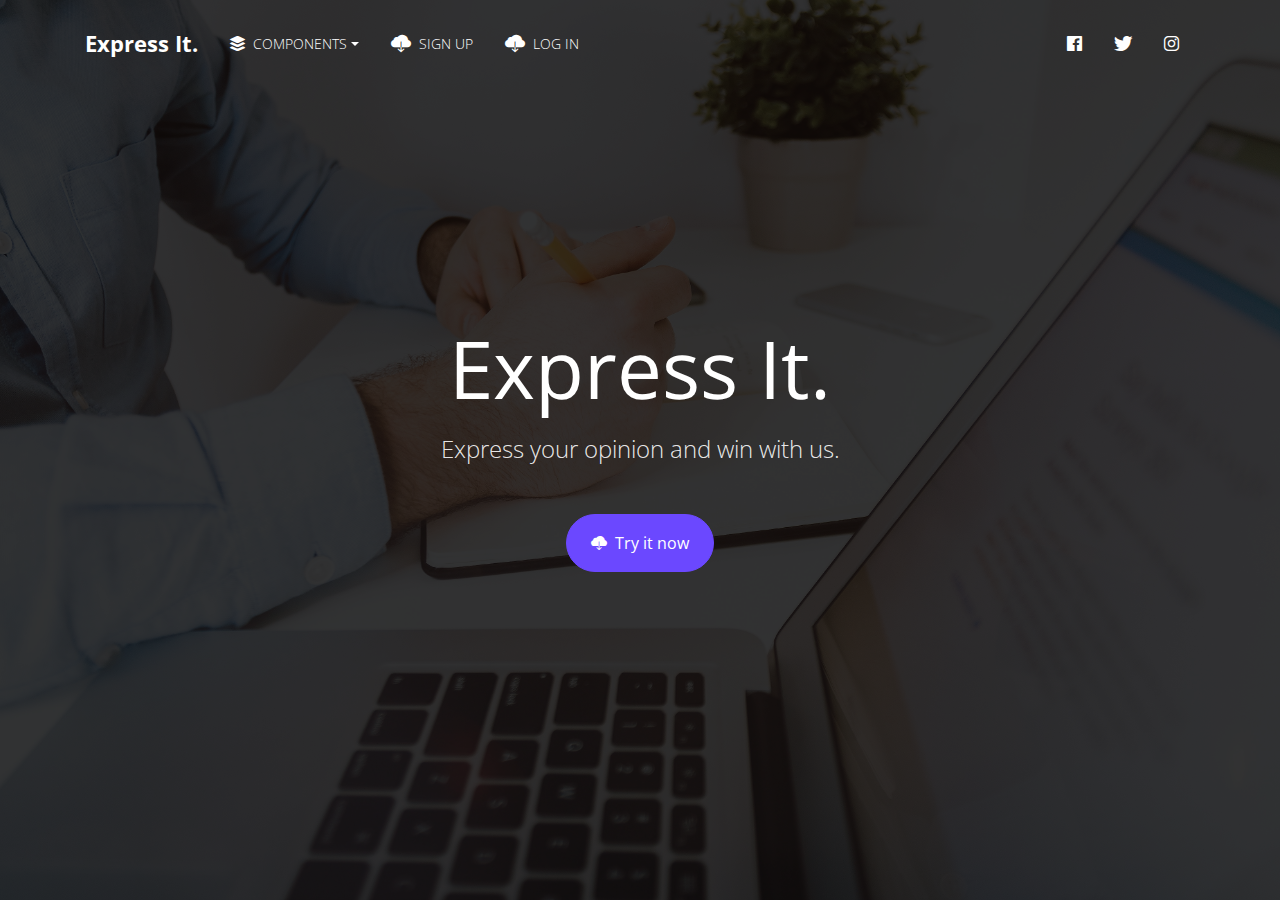
<file: buildex/index.html>
<!DOCTYPE html>
<html lang="en">
  <head>
    <title>Express It</title>
    <meta charset="utf-8">
    <link href="https://fonts.googleapis.com/css?family=Open+Sans:300,400,600,700,800&display=swap" rel="stylesheet">
    <link href="https://fonts.googleapis.com/css?family=Prata&display=swap" rel="stylesheet">
    <link rel="stylesheet" href="css/open-iconic-bootstrap.min.css">
    <link rel="stylesheet" href="css/animate.css">

    <link rel="stylesheet" href="css/owl.carousel.min.css">
    <link rel="stylesheet" href="css/owl.theme.default.min.css">
    <link rel="stylesheet" href="css/magnific-popup.css">

    <link rel="stylesheet" href="css/aos.css">

    <link rel="stylesheet" href="css/ionicons.min.css">

		<link rel="stylesheet" href="css/bootstrap-datetimepicker.min.css">
		<link rel="stylesheet" href="css/nouislider.css">


    <link rel="stylesheet" href="css/flaticon.css">
    <link rel="stylesheet" href="css/icomoon.css">
    <link rel="stylesheet" href="css/style.css">
  </head>
  <body>

  <div class="main-section">

		<nav class="navbar navbar-expand-lg navbar-dark ftco_navbar bg-dark ftco-navbar-light" id="ftco-navbar">
	    <div class="container">
	      <a class="navbar-brand" href="index.html">Express It.</a>
	      <button class="navbar-toggler" type="button" data-toggle="collapse" data-target="#ftco-nav" aria-controls="ftco-nav" aria-expanded="false" aria-label="Toggle navigation">
	        <span class="oi oi-menu"></span> Menu
	      </button>
	      <div class="collapse navbar-collapse" id="ftco-nav">
	        <ul class="navbar-nav mr-auto">
	        	<li class="dropdown nav-item">
              <a href="#" class="dropdown-toggle nav-link icon d-flex align-items-center" data-toggle="dropdown">
                <i class="ion-ios-apps mr-2"></i>
                Components
                <b class="caret"></b>
              </a>
              <div class="dropdown-menu dropdown-menu-left">
                <a href="#" class="dropdown-item"><i class="ion-ios-apps mr-2"></i> All Components</a>
                <a href="#" class="dropdown-item"><i class="ion-ios-document mr-2"></i> Documentation</a>
              </div>
            </li>
            <li class="nav-item"><a href="php/signup.php" class="nav-link icon d-flex align-items-center"><i class="ion-ios-cloud-download mr-2"></i> SIGN UP</a></li>
            <li class="nav-item"><a href="php/login.php" class="nav-link icon d-flex align-items-center"><i class="ion-ios-cloud-download mr-2"></i> Log IN</a></li>
	        </ul>
	        <ul class="navbar-nav ml-auto">
	          <li class="nav-item"><a href="#" class="nav-link icon d-flex align-items-center"><i class="ion-logo-facebook"></i></a></li>
	          <li class="nav-item"><a href="#" class="nav-link icon d-flex align-items-center"><i class="ion-logo-twitter"></i></a></li>
	          <li class="nav-item"><a href="#" class="nav-link icon d-flex align-items-center"><i class="ion-logo-instagram"></i></a></li>
	        </ul>
	      </div>
		  </div>
	  </nav>
    <!-- END nav -->

  	<section class="hero-wrap js-fullheight img" style="background-image: url(images/bg.jpg);">
  		<div class="overlay"></div>
  		<div class="container">
  			<div class="row description js-fullheight align-items-center justify-content-center">
  				<div class="col-md-8 text-center">
  					<div class="text">
  						<h1>Express It.</h1>
  						<h4 class="mb-5">Express your opinion and win with us.</h4>
  						<p><a href="#" class="btn btn-primary px-4 py-3"><i class="ion-ios-cloud-download mr-2"></i>Try it now</a></p>
  					</div>
  				</div>
  			</div>
  		</div>
  	</section>





  <!-- loader -->
  <div id="ftco-loader" class="show fullscreen"><svg class="circular" width="48px" height="48px"><circle class="path-bg" cx="24" cy="24" r="22" fill="none" stroke-width="4" stroke="#eeeeee"/><circle class="path" cx="24" cy="24" r="22" fill="none" stroke-width="4" stroke-miterlimit="10" stroke="#F96D00"/></svg></div>


  <script src="js/jquery.min.js"></script>
  <script src="js/jquery-migrate-3.0.1.min.js"></script>
  <script src="js/popper.min.js"></script>
  <script src="js/bootstrap.min.js"></script>
  <script src="js/jquery.easing.1.3.js"></script>
  <script src="js/jquery.waypoints.min.js"></script>
  <script src="js/jquery.stellar.min.js"></script>
  <script src="js/owl.carousel.min.js"></script>
  <script src="js/jquery.magnific-popup.min.js"></script>
  <script src="js/aos.js"></script>

  <script src="js/nouislider.min.js"></script>
  <script src="js/moment-with-locales.min.js"></script>
  <script src="js/bootstrap-datetimepicker.min.js"></script>
  <script src="js/main.js"></script>

  </body>
</html>
</file>
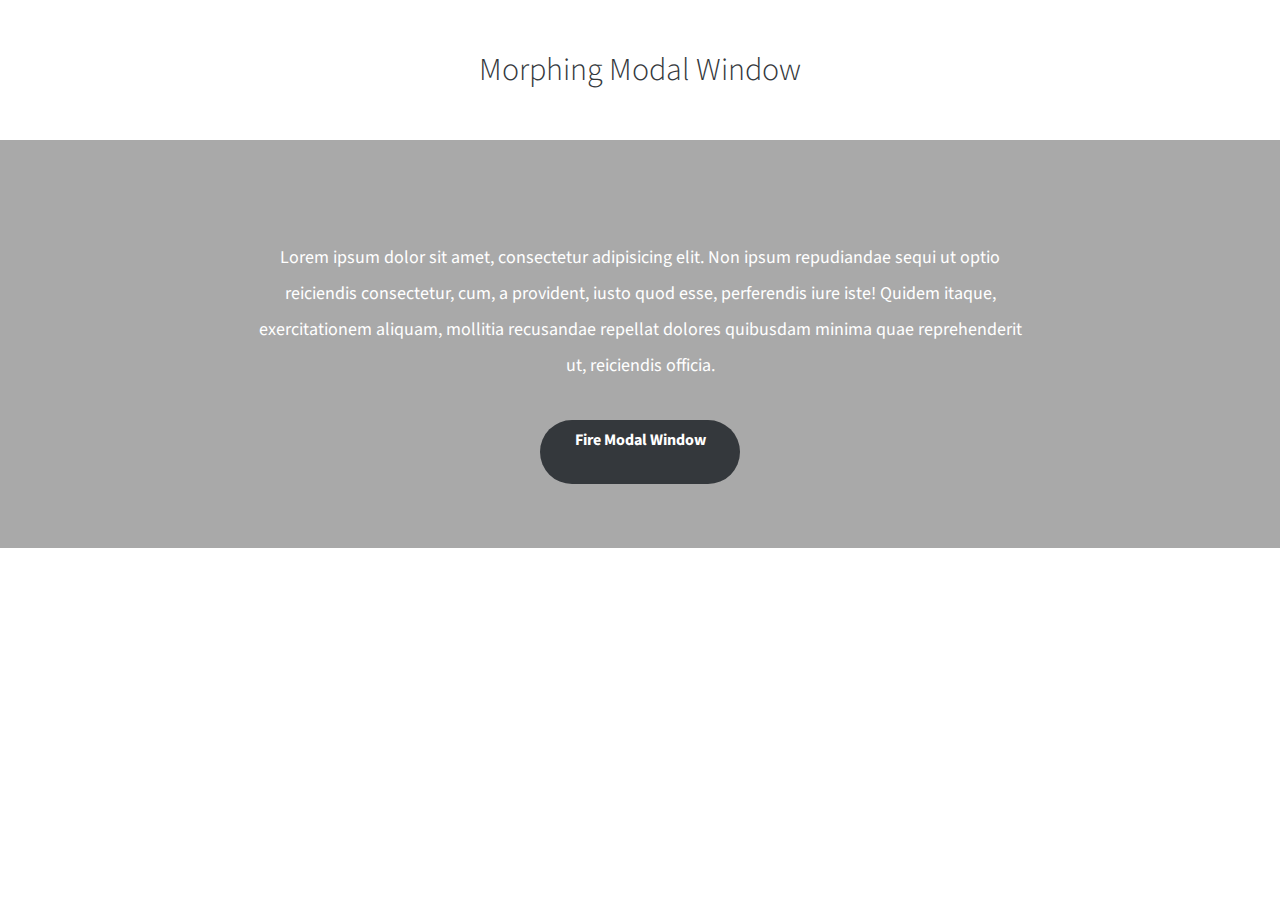
<file: buildex/index11.html>
<!doctype html>
<html lang="en" class="no-js">
<head>
	<meta charset="UTF-8">
	<meta name="viewport" content="width=device-width, initial-scale=1">

	<link href='http://fonts.googleapis.com/css?family=Source+Sans+Pro:300,400,700' rel='stylesheet' type='text/css'>

	<link rel="stylesheet" href="css/reset.css"> <!-- CSS reset -->
	<link rel="stylesheet" href="css/style1.css"> <!-- Resource style -->
	<script src="js/modernizr.js"></script> <!-- Modernizr -->
  	
	<title>Morphing Modal Window | CodyHouse</title>
</head>
<body>
	<header>
		<h1>Morphing Modal Window</h1>	
	</header>

	<section class="cd-section">
		<p>
			Lorem ipsum dolor sit amet, consectetur adipisicing elit. Non ipsum repudiandae sequi ut optio reiciendis consectetur, cum, a provident, iusto quod esse, perferendis iure iste! Quidem itaque, exercitationem aliquam, mollitia recusandae repellat dolores quibusdam minima quae reprehenderit ut, reiciendis officia.
		</p>

		<div class="cd-modal-action">
			<a href="#0" class="btn" data-type="modal-trigger">Fire Modal Window</a>
			<span class="cd-modal-bg"></span>
		</div> <!-- cd-modal-action -->

		<div class="cd-modal">
			<div class="cd-modal-content">
				<p>
					Lorem ipsum dolor sit amet, consectetur adipisicing elit. Ad modi repellendus, optio eveniet eligendi molestiae? Fugiat, temporibus! A rerum pariatur neque laborum earum, illum voluptatibus eum voluptatem fugiat, porro animi tempora? Sit harum nulla, nesciunt molestias, iusto aliquam aperiam est qui possimus reprehenderit ipsam ea aut assumenda inventore iste! Animi quaerat facere repudiandae earum quisquam accusamus tempora, delectus nesciunt, provident quae aliquam, voluptatum beatae quis similique in maiores repellat eligendi voluptas veniam optio illum vero! Eius, dignissimos esse eligendi veniam.
				</p>

				<p>
					Lorem ipsum dolor sit amet, consectetur adipisicing elit. Ad modi repellendus, optio eveniet eligendi molestiae? Fugiat, temporibus! A rerum pariatur neque laborum earum, illum voluptatibus eum voluptatem fugiat, porro animi tempora? Sit harum nulla, nesciunt molestias, iusto aliquam aperiam est qui possimus reprehenderit ipsam ea aut assumenda inventore iste! Animi quaerat facere repudiandae earum quisquam accusamus tempora, delectus nesciunt, provident quae aliquam, voluptatum beatae quis similique in maiores repellat eligendi voluptas veniam optio illum vero! Eius, dignissimos esse eligendi veniam.
				</p>

				<p>
					Lorem ipsum dolor sit amet, consectetur adipisicing elit. Ad modi repellendus, optio eveniet eligendi molestiae? Fugiat, temporibus! A rerum pariatur neque laborum earum, illum voluptatibus eum voluptatem fugiat, porro animi tempora? Sit harum nulla, nesciunt molestias, iusto aliquam aperiam est qui possimus reprehenderit ipsam ea aut assumenda inventore iste! Animi quaerat facere repudiandae earum quisquam accusamus tempora, delectus nesciunt, provident quae aliquam, voluptatum beatae quis similique in maiores repellat eligendi voluptas veniam optio illum vero! Eius, dignissimos esse eligendi veniam.
				</p>
			</div> <!-- cd-modal-content -->
		</div> <!-- cd-modal -->

		<a href="#0" class="cd-modal-close">Close</a>
	</section> <!-- .cd-section -->
<script src="js/jquery-2.1.1.js"></script>
<script src="js/velocity.min.js"></script>
<script src="js/main2.js"></script> <!-- Resource jQuery -->
</body>
</html>
</file>
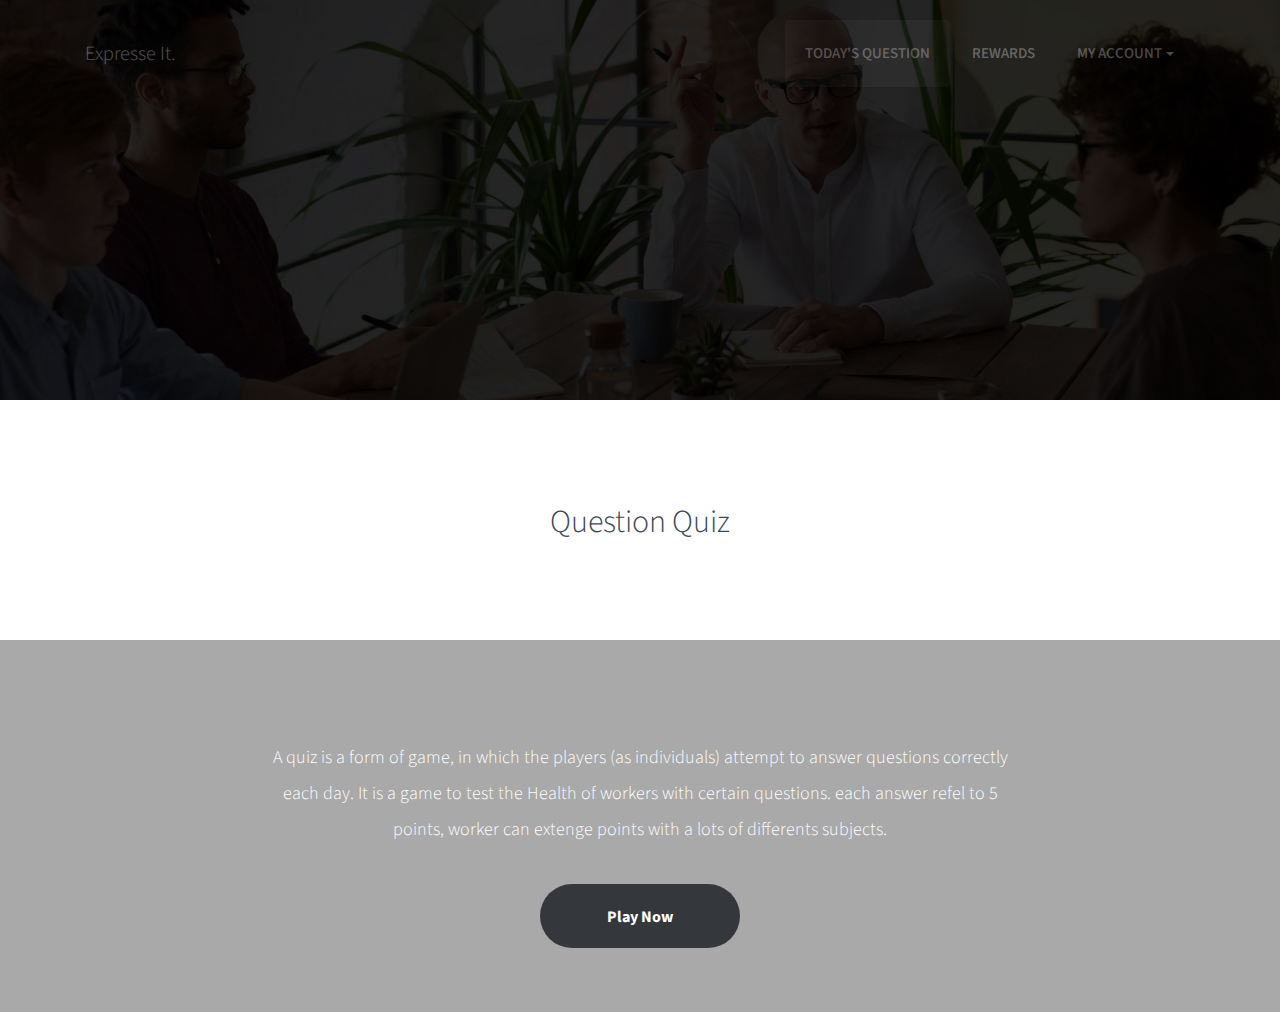
<file: buildex/Profil.html>
<!DOCTYPE html>
<html lang="en">
  <head>
    <title>Expresse It.</title>
    <meta charset="utf-8">
    <meta name="viewport" content="width=device-width, initial-scale=1, shrink-to-fit=no">
    
    <link href="https://fonts.googleapis.com/css?family=Open+Sans:300,400,600,700,800&display=swap" rel="stylesheet">

    <link href="https://fonts.googleapis.com/css?family=Prata&display=swap" rel="stylesheet">

    <link rel="stylesheet" href="css/open-iconic-bootstrap.min.css">
    <link rel="stylesheet" href="css/animate.css">
    
    <link rel="stylesheet" href="css/owl.carousel.min.css">
    <link rel="stylesheet" href="css/owl.theme.default.min.css">
    <link rel="stylesheet" href="css/magnific-popup.css">

    <link rel="stylesheet" href="css/aos.css">

    <link rel="stylesheet" href="css/ionicons.min.css">
		
		<link rel="stylesheet" href="css/bootstrap-datetimepicker.min.css">
		<link rel="stylesheet" href="css/nouislider.css">

    
    <link rel="stylesheet" href="css/flaticon.css">
    <link rel="stylesheet" href="css/icomoon.css">
    <link rel="stylesheet" href="css/style.css">


    	<link href='http://fonts.googleapis.com/css?family=Source+Sans+Pro:300,400,700' rel='stylesheet' type='text/css'>
    	<link rel="stylesheet" href="css/style1.css"> <!-- Resource style -->
	<script src="js/modernizr.js"></script> <!-- Modernizr -->
  </head>
  <body>
		
  <div class="main-section">

		



			<div class="navbar-transparent px-md-0 img pb-md-5 navbar-wrap bg-transparent" style="background-image: url(images/bg_2.jpg); height: 400px;">
				<div class="overlay" style="z-index: 999;">
				<div class="container">
					<div class="row pt-md-4 pb-md-5">
						<div class="col-md-12">
							<nav class="navbar px-0 navbar-expand-lg navbar-light">
							  <a class="navbar-brand" href="index.html">Expresse It.</a>
							  <button class="navbar-toggler" type="button" data-toggle="collapse" data-target="#navbarsExample08" aria-controls="navbarsExample08" aria-expanded="false" aria-label="Toggle navigation">
							    <span class="oi oi-menu"></span>
							  </button>

							  <div class="collapse navbar-collapse" id="navbarsExample08">
							    <ul class="navbar-nav ml-auto">
							      <li class="nav-item d-flex active">
							        <a class="nav-link d-flex align-items-center" href="#">Today's Question <span class="sr-only">(current)</span></a>
							      </li>
							      <li class="nav-item d-flex">
							        <a class="nav-link d-flex align-items-center" href="#">Rewards</a>
							      </li>
							      <li class="nav-item d-flex dropdown">
							        <a class="nav-link d-flex align-items-center dropdown-toggle" href="#" id="navbarDropdown" role="button" data-toggle="dropdown" aria-haspopup="true" aria-expanded="false">
							          My account
							        </a>
							        <div class="dropdown-menu dropdown-menu-right" aria-labelledby="navbarDropdown">
							          <a class="dropdown-item" href="#">Setting</a>
							          <a class="dropdown-item" href="#">My Pointes</a>
							          <div class="dropdown-divider"></div>
							          <a class="dropdown-item" href="#">Log out</a>
							        </div>
							      </li>
							    </ul>
							  </div>
							</nav>
						</div>
					</div>
				</div>
			</div>
	  </section></div>
		<!-- - - - - -end- - - - -  -->

    <!-- - - - - -end- - - - -  -->
		

	  
  </div>

  <!-- loader -->
  <div id="ftco-loader" class="show fullscreen"><svg class="circular" width="48px" height="48px"><circle class="path-bg" cx="24" cy="24" r="22" fill="none" stroke-width="4" stroke="#eeeeee"/><circle class="path" cx="24" cy="24" r="22" fill="none" stroke-width="4" stroke-miterlimit="10" stroke="#F96D00"/></svg></div>

  <header>
		<h1 style="margin-top: 100px">Question Quiz</h1>	
	</header>

	<section class="cd-section">
		<p>
			A quiz is a form of game, in which the players (as individuals) attempt to answer questions correctly each day. It is a game to test the Health of workers with certain questions. each answer refel to 5 points, worker can extenge points with a lots of differents subjects.
		</p>

		<div class="cd-modal-action">
			<a href="#0" class="btn" data-type="modal-trigger">Play Now</a>
			<span class="cd-modal-bg"></span>
		</div> <!-- cd-modal-action -->

		<div class="cd-modal">
			<div class="cd-modal-content">
				<p>
					Lorem ipsum dolor sit amet, consectetur adipisicing elit. Ad modi repellendus, optio eveniet eligendi molestiae? Fugiat, temporibus! A rerum pariatur neque laborum earum, illum voluptatibus eum voluptatem fugiat, porro animi tempora? Sit harum nulla, nesciunt molestias, iusto aliquam aperiam est qui possimus reprehenderit ipsam ea aut assumenda inventore iste! Animi quaerat facere repudiandae earum quisquam accusamus tempora, delectus nesciunt, provident quae aliquam, voluptatum beatae quis similique in maiores repellat eligendi voluptas veniam optio illum vero! Eius, dignissimos esse eligendi veniam.
				</p>

				<p>
					Lorem ipsum dolor sit amet, consectetur adipisicing elit. Ad modi repellendus, optio eveniet eligendi molestiae? Fugiat, temporibus! A rerum pariatur neque laborum earum, illum voluptatibus eum voluptatem fugiat, porro animi tempora? Sit harum nulla, nesciunt molestias, iusto aliquam aperiam est qui possimus reprehenderit ipsam ea aut assumenda inventore iste! Animi quaerat facere repudiandae earum quisquam accusamus tempora, delectus nesciunt, provident quae aliquam, voluptatum beatae quis similique in maiores repellat eligendi voluptas veniam optio illum vero! Eius, dignissimos esse eligendi veniam.
				</p>

				<p>
					Lorem ipsum dolor sit amet, consectetur adipisicing elit. Ad modi repellendus, optio eveniet eligendi molestiae? Fugiat, temporibus! A rerum pariatur neque laborum earum, illum voluptatibus eum voluptatem fugiat, porro animi tempora? Sit harum nulla, nesciunt molestias, iusto aliquam aperiam est qui possimus reprehenderit ipsam ea aut assumenda inventore iste! Animi quaerat facere repudiandae earum quisquam accusamus tempora, delectus nesciunt, provident quae aliquam, voluptatum beatae quis similique in maiores repellat eligendi voluptas veniam optio illum vero! Eius, dignissimos esse eligendi veniam.
				</p>
			</div> <!-- cd-modal-content -->
		</div> <!-- cd-modal -->

		<a href="#0" class="cd-modal-close">Close</a>
	</section> <!-- .cd-section -->
<script src="js/jquery-2.1.1.js"></script>
<script src="js/velocity.min.js"></script>
<script src="js/main2.js"></script> <!-- Resource jQuery -->


  <script src="js/jquery.min.js"></script>
  <script src="js/jquery-migrate-3.0.1.min.js"></script>
  <script src="js/popper.min.js"></script>
  <script src="js/bootstrap.min.js"></script>
  <script src="js/jquery.easing.1.3.js"></script>
  <script src="js/jquery.waypoints.min.js"></script>
  <script src="js/jquery.stellar.min.js"></script>
  <script src="js/owl.carousel.min.js"></script>
  <script src="js/jquery.magnific-popup.min.js"></script>
  <script src="js/aos.js"></script>

  <script src="js/nouislider.min.js"></script>
  <script src="js/moment-with-locales.min.js"></script>
  <script src="js/bootstrap-datetimepicker.min.js"></script>
  <script src="js/main.js"></script>
    
  </body>
</html>
</file>
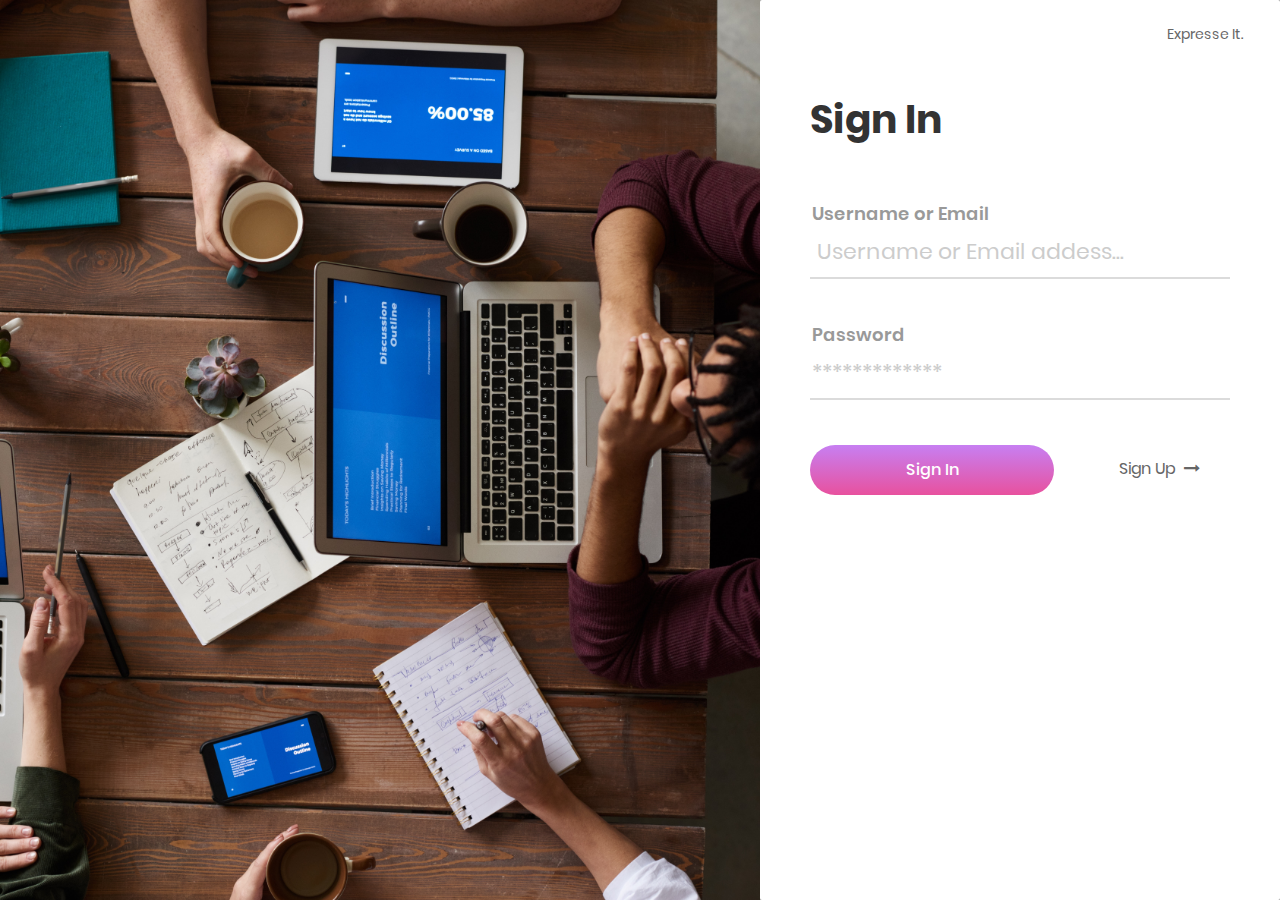
<file: buildex/Sign_in.html>
<!DOCTYPE html>
<html lang="en">
<head>
	<title>Sign In</title>
	<meta charset="UTF-8">
	<meta name="viewport" content="width=device-width, initial-scale=1">
<!--===============================================================================================-->	
	<link rel="icon" type="image/png" href="images/icons/favicon.ico"/>
<!--===============================================================================================-->
	<link rel="stylesheet" type="text/css" href="vendor/bootstrap/css/bootstrap.min.css">
<!--===============================================================================================-->
	<link rel="stylesheet" type="text/css" href="fonts/font-awesome-4.7.0/css/font-awesome.min.css">
<!--===============================================================================================-->
	<link rel="stylesheet" type="text/css" href="fonts/Linearicons-Free-v1.0.0/icon-font.min.css">
<!--===============================================================================================-->
	<link rel="stylesheet" type="text/css" href="fonts/iconic/css/material-design-iconic-font.min.css">
<!--===============================================================================================-->
	<link rel="stylesheet" type="text/css" href="vendor/animate/animate.css">
<!--===============================================================================================-->	
	<link rel="stylesheet" type="text/css" href="vendor/css-hamburgers/hamburgers.min.css">
<!--===============================================================================================-->
	<link rel="stylesheet" type="text/css" href="vendor/animsition/css/animsition.min.css">
<!--===============================================================================================-->
	<link rel="stylesheet" type="text/css" href="vendor/select2/select2.min.css">
<!--===============================================================================================-->	
	<link rel="stylesheet" type="text/css" href="vendor/daterangepicker/daterangepicker.css">
<!--===============================================================================================-->
	<link rel="stylesheet" type="text/css" href="css/util.css">
	<link rel="stylesheet" type="text/css" href="css/main.css">
<!--===============================================================================================-->
</head>
<body style="background-color: #999999;">
	
	<div class="limiter">
		<div class="container-login100">
			<div class="login100-more" style="background-image: url('images/bg_1.jpg');"></div>

			<div class="wrap-login100 p-l-50 p-r-50 p-t-72 p-b-50">
				<form class="login100-form validate-form">
					<div class="position1"><a href="index.html">Expresse It.</a></div>
					<span class="login100-form-title p-b-59">
						Sign In
					</span>

				

					<div class="wrap-input100 validate-input" >
						<span class="label-input100">Username or Email</span>
						<input class="input100" type="text" name="email" placeholder=" Username or Email addess...">
						<span class="focus-input100"></span>
					</div>

					
					<div class="wrap-input100 validate-input" >
						<span class="label-input100">Password</span>
						<input class="input100" type="text" name="pass" placeholder="*************">
						<span class="focus-input100"></span>
					</div>

				
					

						
				

					<div class="container-login100-form-btn">
						<div class="wrap-login100-form-btn">
							<div class="login100-form-bgbtn"></div>
							<button class="login100-form-btn">
								Sign In
							</button>
						</div>

						<a href="Sign_up.html" class="dis-block txt3 hov1 p-r-30 p-t-10 p-b-10 p-l-30">
							Sign Up
							<i class="fa fa-long-arrow-right m-l-5"></i>
						</a>
					</div>
				</form>
			</div>
		</div>
	</div>
	
<!--===============================================================================================-->
	<script src="vendor/jquery/jquery-3.2.1.min.js"></script>
<!--===============================================================================================-->
	<script src="vendor/animsition/js/animsition.min.js"></script>
<!--===============================================================================================-->
	<script src="vendor/bootstrap/js/popper.js"></script>
	<script src="vendor/bootstrap/js/bootstrap.min.js"></script>
<!--===============================================================================================-->
	<script src="vendor/select2/select2.min.js"></script>
<!--===============================================================================================-->
	<script src="vendor/daterangepicker/moment.min.js"></script>
	<script src="vendor/daterangepicker/daterangepicker.js"></script>
<!--===============================================================================================-->
	<script src="vendor/countdowntime/countdowntime.js"></script>
<!--===============================================================================================-->
	<script src="js/main1.js"></script>

</body>
</html>
</file>
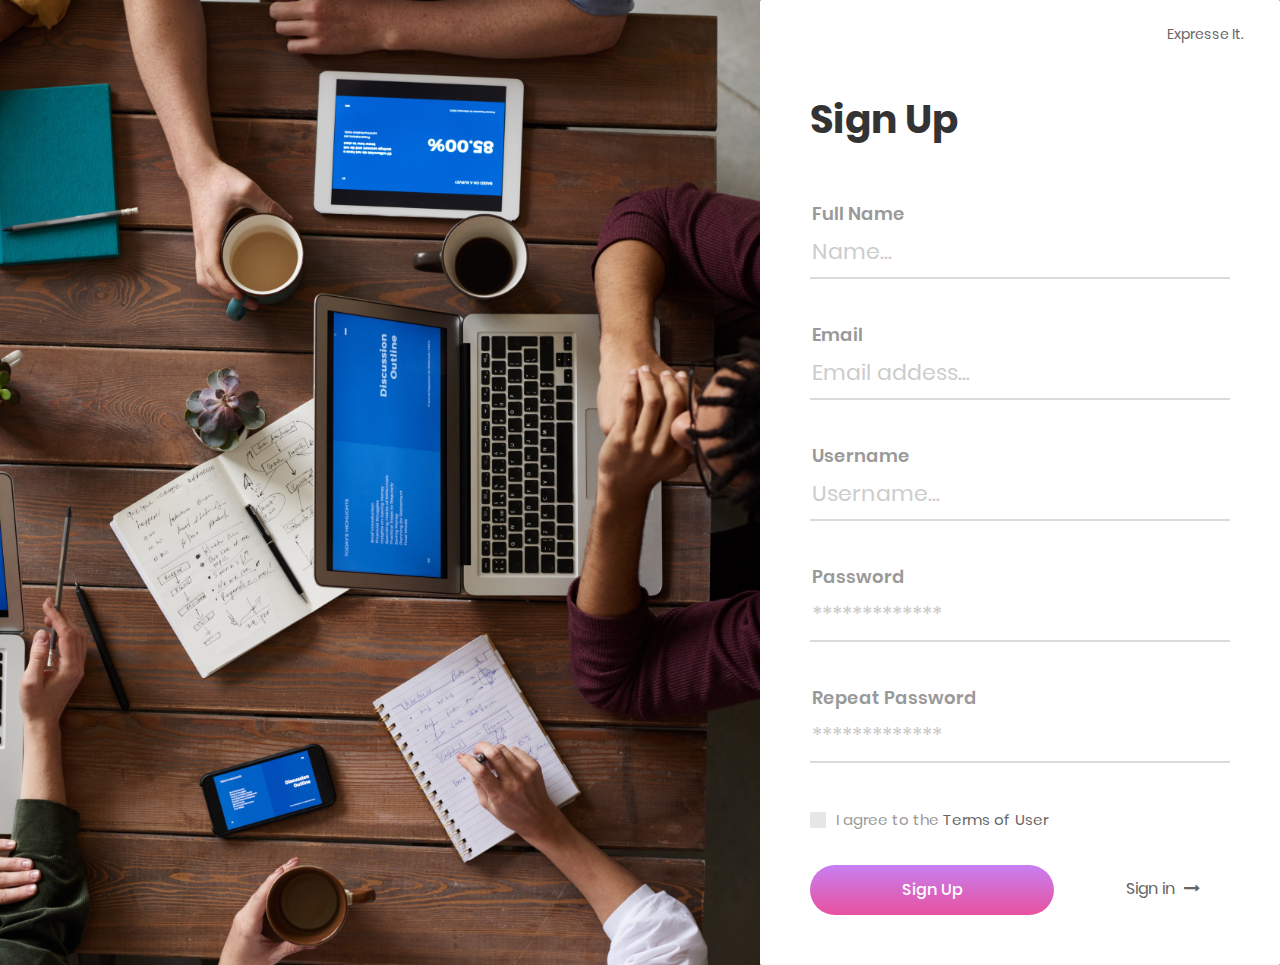
<file: buildex/Sign_up.html>
<!DOCTYPE html>
<html lang="en">
<head>
	<title>Sign Up</title>
	<meta charset="UTF-8">
	<meta name="viewport" content="width=device-width, initial-scale=1">
<!--===============================================================================================-->	
	<link rel="icon" type="image/png" href="images/icons/favicon.ico"/>
<!--===============================================================================================-->
	<link rel="stylesheet" type="text/css" href="vendor/bootstrap/css/bootstrap.min.css">
<!--===============================================================================================-->
	<link rel="stylesheet" type="text/css" href="fonts/font-awesome-4.7.0/css/font-awesome.min.css">
<!--===============================================================================================-->
	<link rel="stylesheet" type="text/css" href="fonts/Linearicons-Free-v1.0.0/icon-font.min.css">
<!--===============================================================================================-->
	<link rel="stylesheet" type="text/css" href="fonts/iconic/css/material-design-iconic-font.min.css">
<!--===============================================================================================-->
	<link rel="stylesheet" type="text/css" href="vendor/animate/animate.css">
<!--===============================================================================================-->	
	<link rel="stylesheet" type="text/css" href="vendor/css-hamburgers/hamburgers.min.css">
<!--===============================================================================================-->
	<link rel="stylesheet" type="text/css" href="vendor/animsition/css/animsition.min.css">
<!--===============================================================================================-->
	<link rel="stylesheet" type="text/css" href="vendor/select2/select2.min.css">
<!--===============================================================================================-->	
	<link rel="stylesheet" type="text/css" href="vendor/daterangepicker/daterangepicker.css">
<!--===============================================================================================-->
	<link rel="stylesheet" type="text/css" href="css/util.css">
	<link rel="stylesheet" type="text/css" href="css/main.css">
<!--===============================================================================================-->
</head>
<body style="background-color: #999999;">
	
	<div class="limiter">
		<div class="container-login100">
			<div class="login100-more" style="background-image: url('images/bg_1.jpg');  "></div>

			<div class="wrap-login100 p-l-50 p-r-50 p-t-72 p-b-50">
				<form class="login100-form validate-form">
				<div class="position1"><a href="index.html">Expresse It.</a></div>
					<span class="login100-form-title p-b-59">
						Sign Up
					</span>
                       
					<div class="wrap-input100 validate-input" data-validate="Name is required">
						<span class="label-input100">Full Name</span>
						<input class="input100" type="text" name="name" placeholder="Name...">
						<span class="focus-input100"></span>
					</div>

					<div class="wrap-input100 validate-input" data-validate = "Valid email is required: ex@abc.xyz">
						<span class="label-input100">Email</span>
						<input class="input100" type="text" name="email" placeholder="Email addess...">
						<span class="focus-input100"></span>
					</div>

					<div class="wrap-input100 validate-input" data-validate="Username is required">
						<span class="label-input100">Username</span>
						<input class="input100" type="text" name="username" placeholder="Username...">
						<span class="focus-input100"></span>
					</div>

					<div class="wrap-input100 validate-input" data-validate = "Password is required">
						<span class="label-input100">Password</span>
						<input class="input100" type="text" name="pass" placeholder="*************">
						<span class="focus-input100"></span>
					</div>

					<div class="wrap-input100 validate-input" data-validate = "Repeat Password is required">
						<span class="label-input100">Repeat Password</span>
						<input class="input100" type="text" name="repeat-pass" placeholder="*************">
						<span class="focus-input100"></span>
					</div>

					<div class="flex-m w-full p-b-33">
						<div class="contact100-form-checkbox">
							<input class="input-checkbox100" id="ckb1" type="checkbox" name="remember-me">
							<label class="label-checkbox100" for="ckb1">
								<span class="txt1">
									I agree to the
									<a href="#" class="txt2 hov1">
										Terms of User
									</a>
								</span>
							</label>
						</div>

						
					</div>

					<div class="container-login100-form-btn">
						<div class="wrap-login100-form-btn">
							<div class="login100-form-bgbtn"></div>
							<button class="login100-form-btn">
								Sign Up
							</button>
						</div>

						<a href="Sign_in.html" class="dis-block txt3 hov1 p-r-30 p-t-10 p-b-10 p-l-30">
							Sign in
							<i class="fa fa-long-arrow-right m-l-5"></i>
						</a>
					</div>
				</form>
			</div>
		</div>
	</div>
	
<!--===============================================================================================-->
	<script src="vendor/jquery/jquery-3.2.1.min.js"></script>
<!--===============================================================================================-->
	<script src="vendor/animsition/js/animsition.min.js"></script>
<!--===============================================================================================-->
	<script src="vendor/bootstrap/js/popper.js"></script>
	<script src="vendor/bootstrap/js/bootstrap.min.js"></script>
<!--===============================================================================================-->
	<script src="vendor/select2/select2.min.js"></script>
<!--===============================================================================================-->
	<script src="vendor/daterangepicker/moment.min.js"></script>
	<script src="vendor/daterangepicker/daterangepicker.js"></script>
<!--===============================================================================================-->
	<script src="vendor/countdowntime/countdowntime.js"></script>
<!--===============================================================================================-->
	<script src="js/main1.js"></script>

</body>
</html>
</file>
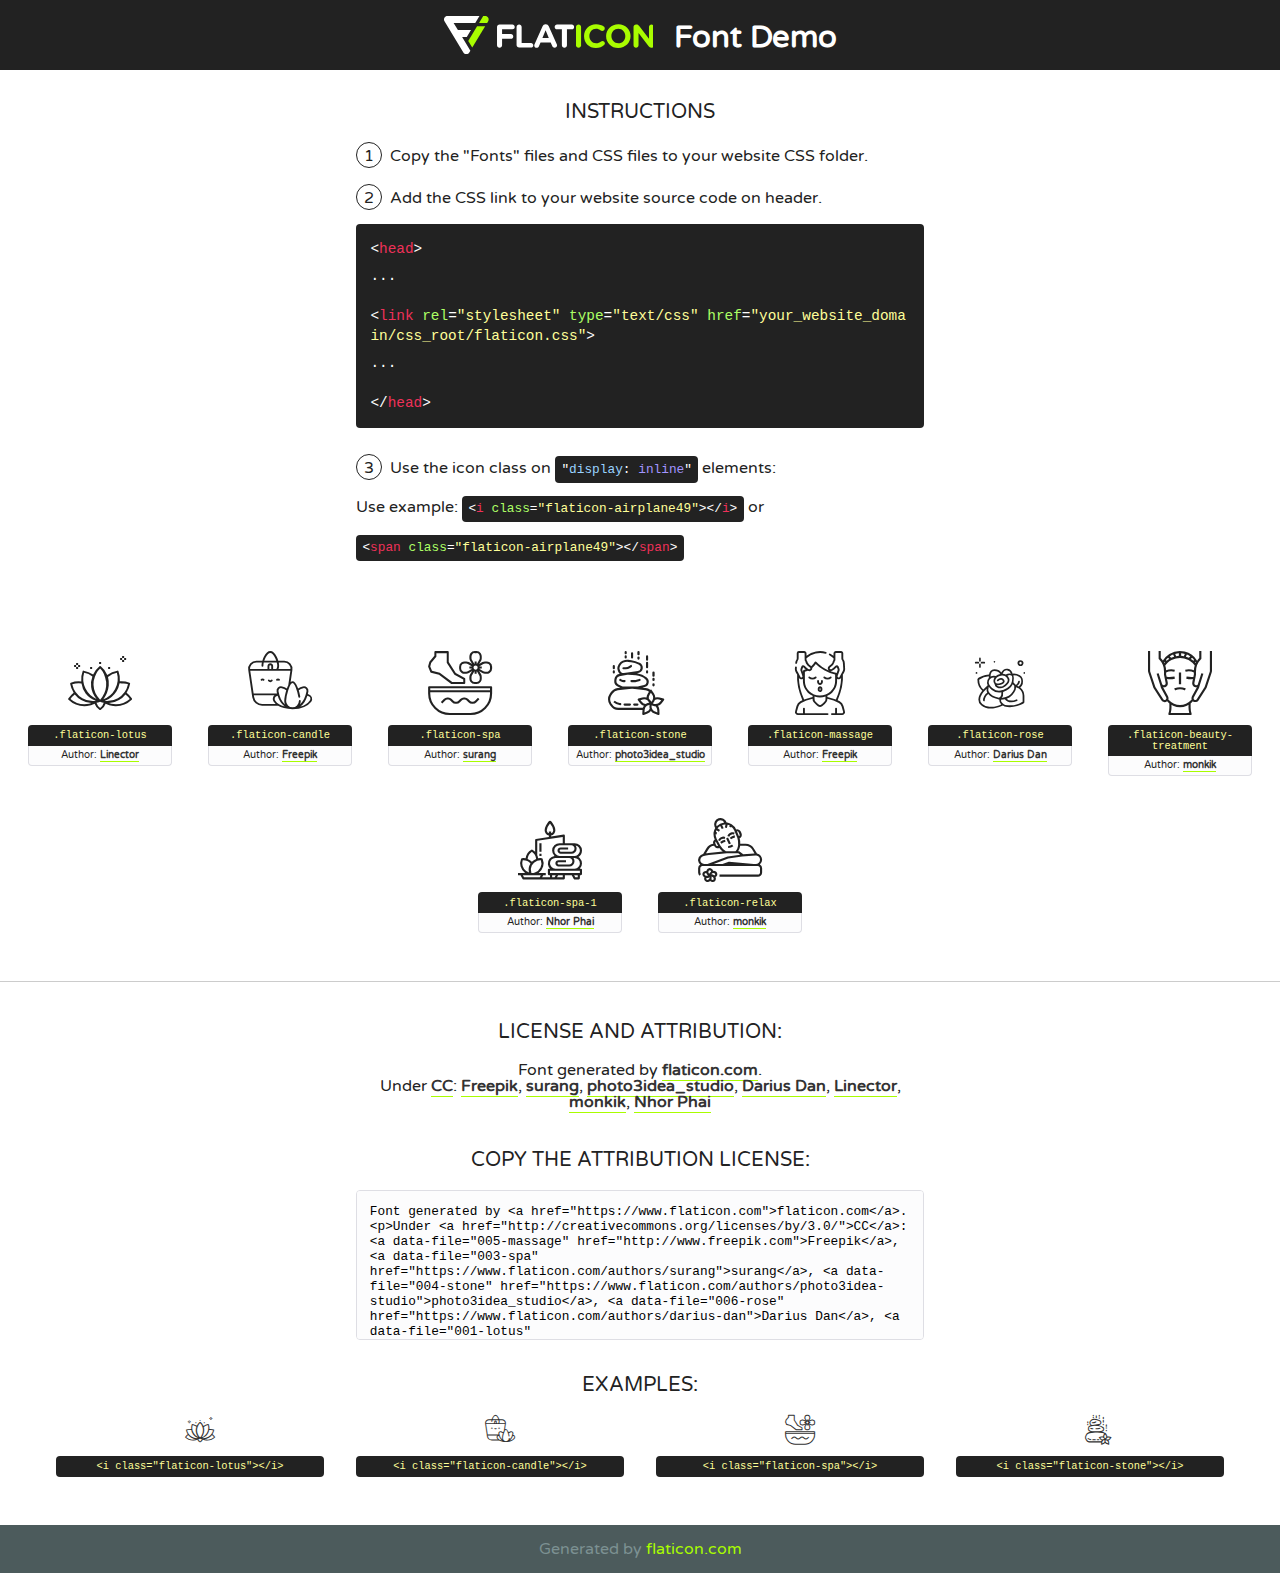
<file: buildex/fonts/flaticon/font/flaticon.html>
<!DOCTYPE html>
<!--
  Flaticon icon font: Flaticon
  Creation date: 24/09/2019 09:05
-->
<html>
<!DOCTYPE html>
<html>

<head>
    <title>Flaticon WebFont</title>
    <link href="http://fonts.googleapis.com/css?family=Varela+Round" rel="stylesheet" type="text/css" />
    <link rel="stylesheet" type="text/css" href="flaticon.css">
    <meta charset="UTF-8">
    <style>
    html, body, div, span, applet, object, iframe,
    h1, h2, h3, h4, h5, h6, p, blockquote, pre,
    a, abbr, acronym, address, big, cite, code,
    del, dfn, em, img, ins, kbd, q, s, samp,
    small, strike, strong, sub, sup, tt, var,
    b, u, i, center,
    dl, dt, dd, ol, ul, li,
    fieldset, form, label, legend,
    table, caption, tbody, tfoot, thead, tr, th, td,
    article, aside, canvas, details, embed, 
    figure, figcaption, footer, header, hgroup, 
    menu, nav, output, ruby, section, summary,
    time, mark, audio, video {
        margin: 0;
        padding: 0;
        border: 0;
        font-size: 100%;
        font: inherit;
        vertical-align: baseline;
    }
    /* HTML5 display-role reset for older browsers */
    article, aside, details, figcaption, figure, 
    footer, header, hgroup, menu, nav, section {
        display: block;
    }
    body {
        line-height: 1;
    }
    ol, ul {
        list-style: none;
    }
    blockquote, q {
        quotes: none;
    }
    blockquote:before, blockquote:after,
    q:before, q:after {
        content: '';
        content: none;
    }
    table {
        border-collapse: collapse;
        border-spacing: 0;
    }
    body {
        font-family: 'Varela Round', Helvetica, Arial, sans-serif;
        font-size: 16px;
        color: #222;
    }
    a {
        color: #333;
        border-bottom: 1px solid #a9fd00;
        font-weight: bold;
        text-decoration: none;
    }
    * {
        -moz-box-sizing: border-box;
        -webkit-box-sizing: border-box;
        box-sizing: border-box;
        margin: 0;
        padding: 0;
    }
    [class^="flaticon-"]:before, [class*=" flaticon-"]:before, [class^="flaticon-"]:after, [class*=" flaticon-"]:after {
        font-family: Flaticon;
        font-size: 30px;
        font-style: normal;
        margin-left: 20px;
        color: #333;
    }
    .wrapper {
        max-width: 600px;
        margin: auto;
        padding: 0 1em;
    }
    .title {
        font-size: 1.25em;
        text-align: center;
        margin-bottom: 1em;
        text-transform: uppercase;
    }
    header {
        text-align: center;
        background-color: #222;
        color: #fff;
        padding: 1em;
    }
    header .logo {
        width: 210px;
        height: 38px;
        display: inline-block;
        vertical-align: middle;
        margin-right: 1em;
        border: none;
    }
    header strong {
        font-size: 1.95em;
        font-weight: bold;
        vertical-align: middle;
        margin-top: 5px;
        display: inline-block;
    }
    .demo {
        margin: 2em auto;
        line-height: 1.25em;
    }
    .demo ul li {
        margin-bottom: 1em;
    }
    .demo ul li .num {
        color: #222;
        border-radius: 20px;
        display: inline-block;
        width: 26px;
        padding: 3px;
        height: 26px;
        text-align: center;
        margin-right: 0.5em;
        border: 1px solid #222;
    }
    .demo ul li code {
        background-color: #222;
        border-radius: 4px;
        padding: 0.25em 0.5em;
        display: inline-block;
        color: #fff;
        font-family: Consolas,Monaco,Lucida Console,Liberation Mono,DejaVu Sans Mono,Bitstream Vera Sans Mono,Courier New, monospace;
        font-weight: lighter;
        margin-top: 1em;
        font-size: 0.8em;
        word-break: break-all;
    }
    .demo ul li code.big {
        padding: 1em;
        font-size: 0.9em;
    }
    .demo ul li code .red {
        color: #EF3159;
    }
    .demo ul li code .green {
        color: #ACFF65;
    }
    .demo ul li code .yellow {
        color: #FFFF99;
    }
    .demo ul li code .blue {
        color: #99D3FF;
    }
    .demo ul li code .purple {
        color: #A295FF;
    }
    .demo ul li code .dots {
        margin-top: 0.5em;
        display: block;
    }
    #glyphs {
        border-bottom: 1px solid #ccc;
        padding: 2em 0;
        text-align: center;
    }
    .glyph {
        display: inline-block;
        width: 9em;
        margin: 1em;
        text-align: center;
        vertical-align: top;
        background: #FFF;
    }
    .glyph .glyph-icon {
        padding: 10px;
        display: block;
        font-family:"Flaticon";
        font-size: 64px;
        line-height: 1;
    }
    .glyph .glyph-icon:before {
        font-size: 64px;
        color: #222;
        margin-left: 0;
    }
    .class-name {
        font-size: 0.65em;
        background-color: #222;
        color: #fff;
        border-radius: 4px 4px 0 0;
        padding: 0.5em;
        color: #FFFF99;
        font-family: Consolas,Monaco,Lucida Console,Liberation Mono,DejaVu Sans Mono,Bitstream Vera Sans Mono,Courier New, monospace;
    }
    .author-name {
        font-size: 0.6em;
        background-color: #fcfcfd;
        border: 1px solid #DEDEE4;
        border-top: 0;
        border-radius: 0 0 4px 4px;
        padding: 0.5em;
    }
    .class-name:last-child {
        font-size: 10px;
        color:#888;
    }
    .class-name:last-child a {
        font-size: 10px;
        color:#555;
    }
    .class-name:last-child a:hover {
        color:#a9fd00;
    }
    .glyph > input {
        display: block;
        width: 100px;
        margin: 5px auto;
        text-align: center;
        font-size: 12px;
        cursor: text;
    }
    .glyph > input.icon-input {
        font-family:"Flaticon";
        font-size: 16px;
        margin-bottom: 10px;
    }
    .attribution .title {
        margin-top: 2em;
    }
    .attribution textarea {
        background-color: #fcfcfd;
        padding: 1em;
        border: none;
        box-shadow: none;
        border: 1px solid #DEDEE4;
        border-radius: 4px;
        resize: none;
        width: 100%;
        height: 150px;
        font-size: 0.8em;
        font-family: Consolas,Monaco,Lucida Console,Liberation Mono,DejaVu Sans Mono,Bitstream Vera Sans Mono,Courier New, monospace;
        -webkit-appearance: none;
    }
    .iconsuse {
        margin: 2em auto;
        text-align: center;
        max-width: 1200px;
    }
    .iconsuse:after {
        content: '';
        display: table;
        clear: both;
    }
    .iconsuse .image {
        float: left;
        width: 25%;
        padding: 0 1em;
    }
    .iconsuse .image p {
        margin-bottom: 1em;
    }
    .iconsuse .image span {
        display: block;
        font-size: 0.65em;
        background-color: #222;
        color: #fff;
        border-radius: 4px;
        padding: 0.5em;
        color: #FFFF99;
        margin-top: 1em;
        font-family: Consolas,Monaco,Lucida Console,Liberation Mono,DejaVu Sans Mono,Bitstream Vera Sans Mono,Courier New, monospace;
    }
    #footer {
        text-align: center;
        background-color: #4C5B5C;
        color: #7c9192;
        padding: 1em;
    }
    #footer a {
        border: none;
        color: #a9fd00;
        font-weight: normal;
    }
    @media (max-width: 960px) {
        .iconsuse .image {
            width: 50%;
        }
    }
    @media (max-width: 560px) {
        .iconsuse .image {
            width: 100%;
        }
    }
    </style>
</head>

<body class="characters-off">

    <header>
        <a href="https://www.flaticon.com" target="_blank" class="logo">
            <svg version="1.1" xmlns="http://www.w3.org/2000/svg" xmlns:xlink="http://www.w3.org/1999/xlink" xmlns:a="http://ns.adobe.com/AdobeSVGViewerExtensions/3.0/" viewBox="0 0 560.875 102.036" enable-background="new 0 0 560.875 102.036" xml:space="preserve">
                <defs>
                </defs>
                <g>
                    <g class="letters">
                        <path fill="#ffffff" d="M141.596,29.675c0-3.777,2.985-6.767,6.764-6.767h34.438c3.426,0,6.15,2.728,6.15,6.15
                        c0,3.43-2.724,6.149-6.15,6.149h-27.674v13.091h23.719c3.429,0,6.151,2.724,6.151,6.15c0,3.43-2.723,6.149-6.151,6.149h-23.719
                        v17.574c0,3.773-2.986,6.761-6.764,6.761c-3.779,0-6.764-2.989-6.764-6.761V29.675z"></path>
                        <path fill="#ffffff" d="M193.844,29.149c0-3.781,2.985-6.767,6.764-6.767c3.776,0,6.763,2.985,6.763,6.767v42.957h25.039
                        c3.426,0,6.149,2.726,6.149,6.153c0,3.425-2.723,6.15-6.149,6.15h-31.802c-3.779,0-6.764-2.986-6.764-6.768V29.149z"></path>
                        <path fill="#ffffff" d="M241.891,75.71l21.438-48.407c1.492-3.341,4.215-5.357,7.906-5.357h0.792
                        c3.686,0,6.323,2.017,7.815,5.357l21.439,48.407c0.436,0.967,0.701,1.845,0.701,2.723c0,3.602-2.809,6.501-6.414,6.501
                        c-3.161,0-5.269-1.845-6.499-4.655l-4.132-9.661h-27.059l-4.301,10.102c-1.144,2.631-3.426,4.214-6.237,4.214
                        c-3.517,0-6.24-2.81-6.24-6.325C241.1,77.64,241.451,76.677,241.891,75.71z M279.932,58.666l-8.521-20.297l-8.526,20.297H279.932
                        z"></path>
                        <path fill="#ffffff" d="M314.864,35.387H301.86c-3.429,0-6.239-2.813-6.239-6.238c0-3.429,2.811-6.24,6.239-6.24h39.533
                        c3.426,0,6.237,2.811,6.237,6.24c0,3.425-2.811,6.238-6.237,6.238h-13.001v42.785c0,3.773-2.99,6.761-6.764,6.761
                        c-3.779,0-6.764-2.989-6.764-6.761V35.387z"></path>
                        <path fill="#A9FD00" d="M352.615,29.149c0-3.781,2.985-6.767,6.767-6.767c3.774,0,6.761,2.985,6.761,6.767v49.024
                        c0,3.773-2.987,6.761-6.761,6.761c-3.781,0-6.767-2.989-6.767-6.761V29.149z"></path>
                        <path fill="#A9FD00" d="M374.132,53.836v-0.179c0-17.481,13.178-31.801,32.065-31.801c9.22,0,15.459,2.458,20.557,6.238
                        c1.402,1.054,2.637,2.985,2.637,5.357c0,3.692-2.985,6.59-6.681,6.59c-1.845,0-3.071-0.702-4.044-1.319
                        c-3.776-2.813-7.729-4.393-12.562-4.393c-10.364,0-17.831,8.611-17.831,19.154v0.173c0,10.542,7.291,19.329,17.831,19.329
                        c5.715,0,9.492-1.756,13.359-4.834c1.049-0.874,2.458-1.491,4.039-1.491c3.429,0,6.325,2.813,6.325,6.236
                        c0,2.106-1.056,3.78-2.282,4.834c-5.539,4.834-12.036,7.733-21.878,7.733C387.572,85.464,374.132,71.493,374.132,53.836z"></path>
                        <path fill="#A9FD00" d="M433.009,53.836v-0.179c0-17.481,13.79-31.801,32.766-31.801c18.981,0,32.592,14.143,32.592,31.628v0.173
                        c0,17.483-13.785,31.807-32.769,31.807C446.625,85.464,433.009,71.32,433.009,53.836z M484.224,53.836v-0.179
                        c0-10.539-7.725-19.326-18.626-19.326c-10.893,0-18.449,8.611-18.449,19.154v0.173c0,10.542,7.73,19.329,18.626,19.329
                        C476.676,72.986,484.224,64.378,484.224,53.836z"></path>
                        <path fill="#A9FD00" d="M506.233,29.321c0-3.774,2.99-6.763,6.767-6.763h1.401c3.252,0,5.183,1.583,7.029,3.953l26.093,34.265
                        V29.059c0-3.692,2.99-6.677,6.681-6.677c3.683,0,6.671,2.985,6.671,6.677v48.934c0,3.78-2.987,6.765-6.764,6.765h-0.436
                        c-3.257,0-5.188-1.581-7.034-3.953l-27.056-35.492v32.944c0,3.687-2.985,6.676-6.678,6.676c-3.683,0-6.673-2.989-6.673-6.676
                        V29.321z"></path>
                    </g>
                    <g class="insignia">
                        <path fill="#ffffff" d="M48.372,56.137h12.517l11.156-18.537H37.186L25.688,18.539h57.825L94.668,0H9.271
                        C5.925,0,2.842,1.801,1.198,4.716c-1.644,2.907-1.593,6.482,0.134,9.343l50.38,83.501c1.678,2.781,4.689,4.476,7.938,4.476
                        c3.246,0,6.257-1.695,7.935-4.476l2.898-4.804L48.372,56.137z"></path>
                        <g class="i">
                            <path fill="#A9FD00" d="M93.575,18.539h0.031v0.004l21.652,0.004l2.705-4.488c1.727-2.861,1.778-6.436,0.133-9.343
                            C116.454,1.801,113.371,0,110.026,0h-5.294L93.575,18.539z"></path>
                            <polygon fill="#A9FD00" points="88.291,27.356 64.725,66.486 75.519,84.404 109.942,27.356"></polygon>
                        </g>
                    </g>
                </g>
            </svg>
        </a>
        <strong>Font Demo</strong>
    </header>


    <section class="demo wrapper">

        <p class="title">Instructions</p>

        <ul>
            <li>
                <span class="num">1</span>Copy the "Fonts" files and CSS files to your website CSS folder.
            </li>
            <li>
                <span class="num">2</span>Add the CSS link to your website source code on header.
                <code class="big">
                    &lt;<span class="red">head</span>&gt;
                    <br/><span class="dots">...</span>
                    <br/>&lt;<span class="red">link</span> <span class="green">rel</span>=<span class="yellow">"stylesheet"</span> <span class="green">type</span>=<span class="yellow">"text/css"</span> <span class="green">href</span>=<span class="yellow">"your_website_domain/css_root/flaticon.css"</span>&gt;
                    <br/><span class="dots">...</span>
                    <br/>&lt;/<span class="red">head</span>&gt;
                </code>
            </li>

            <li>
                <p>
                    <span class="num">3</span>Use the icon class on <code>"<span class="blue">display</span>:<span class="purple"> inline</span>"</code> elements:
                    <br />
                    Use example: <code>&lt;<span class="red">i</span> <span class="green">class</span>=<span class="yellow">&quot;flaticon-airplane49&quot;</span>&gt;&lt;/<span class="red">i</span>&gt;</code> or <code>&lt;<span class="red">span</span> <span class="green">class</span>=<span class="yellow">&quot;flaticon-airplane49&quot;</span>&gt;&lt;/<span class="red">span</span>&gt;</code>
            </li>
        </ul>

    </section>




   <section id="glyphs">          
    
      
        <div class="glyph"><div class="glyph-icon flaticon-lotus"></div>
            <div class="class-name">.flaticon-lotus</div>
            <div class="author-name">Author: <a data-file="001-lotus" href="https://www.flaticon.com/authors/linector">Linector</a> </div> 
        </div>        
        
        <div class="glyph"><div class="glyph-icon flaticon-candle"></div>
            <div class="class-name">.flaticon-candle</div>
            <div class="author-name">Author: <a data-file="002-candle" href="http://www.freepik.com">Freepik</a> </div> 
        </div>        
        
        <div class="glyph"><div class="glyph-icon flaticon-spa"></div>
            <div class="class-name">.flaticon-spa</div>
            <div class="author-name">Author: <a data-file="003-spa" href="https://www.flaticon.com/authors/surang">surang</a> </div> 
        </div>        
        
        <div class="glyph"><div class="glyph-icon flaticon-stone"></div>
            <div class="class-name">.flaticon-stone</div>
            <div class="author-name">Author: <a data-file="004-stone" href="https://www.flaticon.com/authors/photo3idea-studio">photo3idea_studio</a> </div> 
        </div>        
        
        <div class="glyph"><div class="glyph-icon flaticon-massage"></div>
            <div class="class-name">.flaticon-massage</div>
            <div class="author-name">Author: <a data-file="005-massage" href="http://www.freepik.com">Freepik</a> </div> 
        </div>        
        
        <div class="glyph"><div class="glyph-icon flaticon-rose"></div>
            <div class="class-name">.flaticon-rose</div>
            <div class="author-name">Author: <a data-file="006-rose" href="https://www.flaticon.com/authors/darius-dan">Darius Dan</a> </div> 
        </div>        
        
        <div class="glyph"><div class="glyph-icon flaticon-beauty-treatment"></div>
            <div class="class-name">.flaticon-beauty-treatment</div>
            <div class="author-name">Author: <a data-file="007-beauty-treatment" href="https://www.flaticon.com/authors/monkik">monkik</a> </div> 
        </div>        
        
        <div class="glyph"><div class="glyph-icon flaticon-spa-1"></div>
            <div class="class-name">.flaticon-spa-1</div>
            <div class="author-name">Author: <a data-file="008-spa-1" href="https://www.flaticon.com/authors/nhor-phai">Nhor Phai</a> </div> 
        </div>        
        
        <div class="glyph"><div class="glyph-icon flaticon-relax"></div>
            <div class="class-name">.flaticon-relax</div>
            <div class="author-name">Author: <a data-file="009-relax" href="https://www.flaticon.com/authors/monkik">monkik</a> </div> 
        </div>        
        

    </section>



    <section class="attribution wrapper"   style="text-align:center;">

      <div class="title">License and attribution:</div><div class="attrDiv">Font generated by <a href="https://www.flaticon.com">flaticon.com</a>. <div><p>Under <a href="http://creativecommons.org/licenses/by/3.0/">CC</a>: <a data-file="005-massage" href="http://www.freepik.com">Freepik</a>, <a data-file="003-spa" href="https://www.flaticon.com/authors/surang">surang</a>, <a data-file="004-stone" href="https://www.flaticon.com/authors/photo3idea-studio">photo3idea_studio</a>, <a data-file="006-rose" href="https://www.flaticon.com/authors/darius-dan">Darius Dan</a>, <a data-file="001-lotus" href="https://www.flaticon.com/authors/linector">Linector</a>, <a data-file="009-relax" href="https://www.flaticon.com/authors/monkik">monkik</a>, <a data-file="008-spa-1" href="https://www.flaticon.com/authors/nhor-phai">Nhor Phai</a></p>  </div>
      </div>
      <div class="title">Copy the Attribution License:</div>

    <textarea onclick="this.focus();this.select();">Font generated by &lt;a href=&quot;https://www.flaticon.com&quot;&gt;flaticon.com&lt;/a&gt;. <p>Under <a href="http://creativecommons.org/licenses/by/3.0/">CC</a>: <a data-file="005-massage" href="http://www.freepik.com">Freepik</a>, <a data-file="003-spa" href="https://www.flaticon.com/authors/surang">surang</a>, <a data-file="004-stone" href="https://www.flaticon.com/authors/photo3idea-studio">photo3idea_studio</a>, <a data-file="006-rose" href="https://www.flaticon.com/authors/darius-dan">Darius Dan</a>, <a data-file="001-lotus" href="https://www.flaticon.com/authors/linector">Linector</a>, <a data-file="009-relax" href="https://www.flaticon.com/authors/monkik">monkik</a>, <a data-file="008-spa-1" href="https://www.flaticon.com/authors/nhor-phai">Nhor Phai</a></p>  
     </textarea>

    </section>

    <section class="iconsuse">

          <div class="title">Examples:</div>            
             
            <div class="image">
                <p>
                    <i class="glyph-icon flaticon-lotus"></i> 
                    <span>&lt;i class=&quot;flaticon-lotus&quot;&gt;&lt;/i&gt;</span>
                </p>
            </div>
            
            <div class="image">
                <p>
                    <i class="glyph-icon flaticon-candle"></i> 
                    <span>&lt;i class=&quot;flaticon-candle&quot;&gt;&lt;/i&gt;</span>
                </p>
            </div>
            
            <div class="image">
                <p>
                    <i class="glyph-icon flaticon-spa"></i> 
                    <span>&lt;i class=&quot;flaticon-spa&quot;&gt;&lt;/i&gt;</span>
                </p>
            </div>
            
            <div class="image">
                <p>
                    <i class="glyph-icon flaticon-stone"></i> 
                    <span>&lt;i class=&quot;flaticon-stone&quot;&gt;&lt;/i&gt;</span>
                </p>
            </div>
                       
        </div>
                            
    </section>

<div id="footer">
    <div>Generated by <a href="https://www.flaticon.com">flaticon.com</a>
    </div>
</div>



</body>
</html>
</file>
<file: buildex/css/nouislider.css>
/*! nouislider - 14.0.2 - 6/28/2019 */
/* Functional styling;
 * These styles are required for noUiSlider to function.
 * You don't need to change these rules to apply your design.
 */
.noUi-target,
.noUi-target * {
  -webkit-touch-callout: none;
  -webkit-tap-highlight-color: rgba(0, 0, 0, 0);
  -webkit-user-select: none;
  -ms-touch-action: none;
  touch-action: none;
  -ms-user-select: none;
  -moz-user-select: none;
  user-select: none;
  -moz-box-sizing: border-box;
  box-sizing: border-box;
}
.noUi-target {
  position: relative;
  direction: ltr;
}
.noUi-base,
.noUi-connects {
  width: 100%;
  height: 100%;
  position: relative;
  z-index: 1;
}
/* Wrapper for all connect elements.
 */
.noUi-connects {
  overflow: hidden;
  z-index: 0;
}
.noUi-connect,
.noUi-origin {
  will-change: transform;
  position: absolute;
  z-index: 1;
  top: 0;
  left: 0;
  -ms-transform-origin: 0 0;
  -webkit-transform-origin: 0 0;
  -webkit-transform-style: preserve-3d;
  transform-origin: 0 0;
  transform-style: flat;
}
.noUi-connect {
  height: 100%;
  width: 100%;
}
.noUi-origin {
  height: 10%;
  width: 10%;
}
/* Offset direction
 */
html:not([dir="rtl"]) .noUi-horizontal .noUi-origin {
  left: auto;
  right: 0;
}
/* Give origins 0 height/width so they don't interfere with clicking the
 * connect elements.
 */
.noUi-vertical .noUi-origin {
  width: 0;
}
.noUi-horizontal .noUi-origin {
  height: 0;
}
.noUi-handle {
  -webkit-backface-visibility: hidden;
  backface-visibility: hidden;
  position: absolute;
}
.noUi-touch-area {
  height: 100%;
  width: 100%;
}
.noUi-state-tap .noUi-connect,
.noUi-state-tap .noUi-origin {
  -webkit-transition: transform 0.3s;
  transition: transform 0.3s;
}
.noUi-state-drag * {
  cursor: inherit !important;
}
/* Slider size and handle placement;
 */
.noUi-horizontal {
  height: 18px;
}
.noUi-horizontal .noUi-handle {
  width: 34px;
  height: 28px;
  left: -17px;
  top: -6px;
}
.noUi-vertical {
  width: 18px;
}
.noUi-vertical .noUi-handle {
  width: 28px;
  height: 34px;
  left: -6px;
  top: -17px;
}
html:not([dir="rtl"]) .noUi-horizontal .noUi-handle {
  right: -17px;
  left: auto;
}
/* Styling;
 * Giving the connect element a border radius causes issues with using transform: scale
 */
.noUi-target {
  background: #FAFAFA;
  border-radius: 4px;
  border: 1px solid #D3D3D3;
  box-shadow: inset 0 1px 1px #F0F0F0, 0 3px 6px -5px #BBB;
}
.noUi-connects {
  border-radius: 3px;
}
.noUi-connect {
  background: #3FB8AF;
}
/* Handles and cursors;
 */
.noUi-draggable {
  cursor: ew-resize;
}
.noUi-vertical .noUi-draggable {
  cursor: ns-resize;
}
.noUi-handle {
  border: 1px solid #D9D9D9;
  border-radius: 3px;
  background: #FFF;
  cursor: default;
  box-shadow: inset 0 0 1px #FFF, inset 0 1px 7px #EBEBEB, 0 3px 6px -3px #BBB;
}
.noUi-active {
  box-shadow: inset 0 0 1px #FFF, inset 0 1px 7px #DDD, 0 3px 6px -3px #BBB;
}
/* Handle stripes;
 */
.noUi-handle:before,
.noUi-handle:after {
  content: "";
  display: block;
  position: absolute;
  height: 14px;
  width: 1px;
  background: #E8E7E6;
  left: 14px;
  top: 6px;
}
.noUi-handle:after {
  left: 17px;
}
.noUi-vertical .noUi-handle:before,
.noUi-vertical .noUi-handle:after {
  width: 14px;
  height: 1px;
  left: 6px;
  top: 14px;
}
.noUi-vertical .noUi-handle:after {
  top: 17px;
}
/* Disabled state;
 */
[disabled] .noUi-connect {
  background: #B8B8B8;
}
[disabled].noUi-target,
[disabled].noUi-handle,
[disabled] .noUi-handle {
  cursor: not-allowed;
}
/* Base;
 *
 */
.noUi-pips,
.noUi-pips * {
  -moz-box-sizing: border-box;
  box-sizing: border-box;
}
.noUi-pips {
  position: absolute;
  color: #999;
}
/* Values;
 *
 */
.noUi-value {
  position: absolute;
  white-space: nowrap;
  text-align: center;
}
.noUi-value-sub {
  color: #ccc;
  font-size: 10px;
}
/* Markings;
 *
 */
.noUi-marker {
  position: absolute;
  background: #CCC;
}
.noUi-marker-sub {
  background: #AAA;
}
.noUi-marker-large {
  background: #AAA;
}
/* Horizontal layout;
 *
 */
.noUi-pips-horizontal {
  padding: 10px 0;
  height: 80px;
  top: 100%;
  left: 0;
  width: 100%;
}
.noUi-value-horizontal {
  -webkit-transform: translate(-50%, 50%);
  transform: translate(-50%, 50%);
}
.noUi-rtl .noUi-value-horizontal {
  -webkit-transform: translate(50%, 50%);
  transform: translate(50%, 50%);
}
.noUi-marker-horizontal.noUi-marker {
  margin-left: -1px;
  width: 2px;
  height: 5px;
}
.noUi-marker-horizontal.noUi-marker-sub {
  height: 10px;
}
.noUi-marker-horizontal.noUi-marker-large {
  height: 15px;
}
/* Vertical layout;
 *
 */
.noUi-pips-vertical {
  padding: 0 10px;
  height: 100%;
  top: 0;
  left: 100%;
}
.noUi-value-vertical {
  -webkit-transform: translate(0, -50%);
  transform: translate(0, -50%);
  padding-left: 25px;
}
.noUi-rtl .noUi-value-vertical {
  -webkit-transform: translate(0, 50%);
  transform: translate(0, 50%);
}
.noUi-marker-vertical.noUi-marker {
  width: 5px;
  height: 2px;
  margin-top: -1px;
}
.noUi-marker-vertical.noUi-marker-sub {
  width: 10px;
}
.noUi-marker-vertical.noUi-marker-large {
  width: 15px;
}
.noUi-tooltip {
  display: block;
  position: absolute;
  border: 1px solid #D9D9D9;
  border-radius: 3px;
  background: #fff;
  color: #000;
  padding: 5px;
  text-align: center;
  white-space: nowrap;
}
.noUi-horizontal .noUi-tooltip {
  -webkit-transform: translate(-50%, 0);
  transform: translate(-50%, 0);
  left: 50%;
  bottom: 120%;
}
.noUi-vertical .noUi-tooltip {
  -webkit-transform: translate(0, -50%);
  transform: translate(0, -50%);
  top: 50%;
  right: 120%;
}
</file>
<file: buildex/css/flaticon.css>
/*
  	Flaticon icon font: Flaticon
  	Creation date: 31/12/2018 05:16
  	*/
  	
@font-face {
  font-family: "Flaticon";
  src: url("../fonts/flaticon/font/Flaticon.eot");
  src: url("../fonts/flaticon/font/Flaticon.eot?#iefix") format("embedded-opentype"),
       url("../fonts/flaticon/font/Flaticon.woff") format("woff"),
       url("../fonts/flaticon/font/Flaticon.ttf") format("truetype"),
       url("../fonts/flaticon/font/Flaticon.svg#Flaticon") format("svg");
  font-weight: normal;
  font-style: normal;
}

@media screen and (-webkit-min-device-pixel-ratio:0) {
  @font-face {
    font-family: "Flaticon";
    src: url("../fonts/flaticon/font/Flaticon.svg#Flaticon") format("svg");
  }
}

[class^="flaticon-"]:before, [class*=" flaticon-"]:before,
[class^="flaticon-"]:after, [class*=" flaticon-"]:after {   
  font-family: Flaticon;
  font-style: normal;
  font-weight: normal;
  font-variant: normal;
  text-transform: none;
  line-height: 1;

  /* Better Font Rendering =========== */
  -webkit-font-smoothing: antialiased;
  -moz-osx-font-smoothing: grayscale;
}

.flaticon-lotus:before { content: "\f100"; }
.flaticon-candle:before { content: "\f101"; }
.flaticon-spa:before { content: "\f102"; }
.flaticon-stone:before { content: "\f103"; }
.flaticon-massage:before { content: "\f104"; }
.flaticon-rose:before { content: "\f105"; }
.flaticon-beauty-treatment:before { content: "\f106"; }
.flaticon-spa-1:before { content: "\f107"; }
.flaticon-relax:before { content: "\f108"; }
</file>
<file: buildex/css/icomoon.css>
@font-face {
  font-family: 'icomoon';
  src:  url('../fonts/icomoon/icomoon.eot?6tt51o');
  src:  url('../fonts/icomoon/icomoon.eot?6tt51o#iefix') format('embedded-opentype'),
    url('../fonts/icomoon/icomoon.ttf?6tt51o') format('truetype'),
    url('../fonts/icomoon/icomoon.woff?6tt51o') format('woff'),
    url('../fonts/icomoon/icomoon.svg?6tt51o#icomoon') format('svg');
  font-weight: normal;
  font-style: normal;
}

[class^="icon-"], [class*=" icon-"] {
  /* use !important to prevent issues with browser extensions that change fonts */
  font-family: 'icomoon' !important;
  speak: none;
  font-style: normal;
  font-weight: normal;
  font-variant: normal;
  text-transform: none;
  line-height: 1;

  /* Better Font Rendering =========== */
  -webkit-font-smoothing: antialiased;
  -moz-osx-font-smoothing: grayscale;
}

.icon-asterisk:before {
  content: "\f069";
}
.icon-plus:before {
  content: "\f067";
}
.icon-question:before {
  content: "\f128";
}
.icon-minus:before {
  content: "\f068";
}
.icon-glass:before {
  content: "\f000";
}
.icon-music:before {
  content: "\f001";
}
.icon-search:before {
  content: "\f002";
}
.icon-envelope-o:before {
  content: "\f003";
}
.icon-heart:before {
  content: "\f004";
}
.icon-star:before {
  content: "\f005";
}
.icon-star-o:before {
  content: "\f006";
}
.icon-user:before {
  content: "\f007";
}
.icon-film:before {
  content: "\f008";
}
.icon-th-large:before {
  content: "\f009";
}
.icon-th:before {
  content: "\f00a";
}
.icon-th-list:before {
  content: "\f00b";
}
.icon-check:before {
  content: "\f00c";
}
.icon-close:before {
  content: "\f00d";
}
.icon-remove:before {
  content: "\f00d";
}
.icon-times:before {
  content: "\f00d";
}
.icon-search-plus:before {
  content: "\f00e";
}
.icon-search-minus:before {
  content: "\f010";
}
.icon-power-off:before {
  content: "\f011";
}
.icon-signal:before {
  content: "\f012";
}
.icon-cog:before {
  content: "\f013";
}
.icon-gear:before {
  content: "\f013";
}
.icon-trash-o:before {
  content: "\f014";
}
.icon-home:before {
  content: "\f015";
}
.icon-file-o:before {
  content: "\f016";
}
.icon-clock-o:before {
  content: "\f017";
}
.icon-road:before {
  content: "\f018";
}
.icon-download:before {
  content: "\f019";
}
.icon-arrow-circle-o-down:before {
  content: "\f01a";
}
.icon-arrow-circle-o-up:before {
  content: "\f01b";
}
.icon-inbox:before {
  content: "\f01c";
}
.icon-play-circle-o:before {
  content: "\f01d";
}
.icon-repeat:before {
  content: "\f01e";
}
.icon-rotate-right:before {
  content: "\f01e";
}
.icon-refresh:before {
  content: "\f021";
}
.icon-list-alt:before {
  content: "\f022";
}
.icon-lock:before {
  content: "\f023";
}
.icon-flag:before {
  content: "\f024";
}
.icon-headphones:before {
  content: "\f025";
}
.icon-volume-off:before {
  content: "\f026";
}
.icon-volume-down:before {
  content: "\f027";
}
.icon-volume-up:before {
  content: "\f028";
}
.icon-qrcode:before {
  content: "\f029";
}
.icon-barcode:before {
  content: "\f02a";
}
.icon-tag:before {
  content: "\f02b";
}
.icon-tags:before {
  content: "\f02c";
}
.icon-book:before {
  content: "\f02d";
}
.icon-bookmark:before {
  content: "\f02e";
}
.icon-print:before {
  content: "\f02f";
}
.icon-camera:before {
  content: "\f030";
}
.icon-font:before {
  content: "\f031";
}
.icon-bold:before {
  content: "\f032";
}
.icon-italic:before {
  content: "\f033";
}
.icon-text-height:before {
  content: "\f034";
}
.icon-text-width:before {
  content: "\f035";
}
.icon-align-left:before {
  content: "\f036";
}
.icon-align-center:before {
  content: "\f037";
}
.icon-align-right:before {
  content: "\f038";
}
.icon-align-justify:before {
  content: "\f039";
}
.icon-list:before {
  content: "\f03a";
}
.icon-dedent:before {
  content: "\f03b";
}
.icon-outdent:before {
  content: "\f03b";
}
.icon-indent:before {
  content: "\f03c";
}
.icon-video-camera:before {
  content: "\f03d";
}
.icon-image:before {
  content: "\f03e";
}
.icon-photo:before {
  content: "\f03e";
}
.icon-picture-o:before {
  content: "\f03e";
}
.icon-pencil:before {
  content: "\f040";
}
.icon-map-marker:before {
  content: "\f041";
}
.icon-adjust:before {
  content: "\f042";
}
.icon-tint:before {
  content: "\f043";
}
.icon-edit:before {
  content: "\f044";
}
.icon-pencil-square-o:before {
  content: "\f044";
}
.icon-share-square-o:before {
  content: "\f045";
}
.icon-check-square-o:before {
  content: "\f046";
}
.icon-arrows:before {
  content: "\f047";
}
.icon-step-backward:before {
  content: "\f048";
}
.icon-fast-backward:before {
  content: "\f049";
}
.icon-backward:before {
  content: "\f04a";
}
.icon-play:before {
  content: "\f04b";
}
.icon-pause:before {
  content: "\f04c";
}
.icon-stop:before {
  content: "\f04d";
}
.icon-forward:before {
  content: "\f04e";
}
.icon-fast-forward:before {
  content: "\f050";
}
.icon-step-forward:before {
  content: "\f051";
}
.icon-eject:before {
  content: "\f052";
}
.icon-chevron-left:before {
  content: "\f053";
}
.icon-chevron-right:before {
  content: "\f054";
}
.icon-plus-circle:before {
  content: "\f055";
}
.icon-minus-circle:before {
  content: "\f056";
}
.icon-times-circle:before {
  content: "\f057";
}
.icon-check-circle:before {
  content: "\f058";
}
.icon-question-circle:before {
  content: "\f059";
}
.icon-info-circle:before {
  content: "\f05a";
}
.icon-crosshairs:before {
  content: "\f05b";
}
.icon-times-circle-o:before {
  content: "\f05c";
}
.icon-check-circle-o:before {
  content: "\f05d";
}
.icon-ban:before {
  content: "\f05e";
}
.icon-arrow-left:before {
  content: "\f060";
}
.icon-arrow-right:before {
  content: "\f061";
}
.icon-arrow-up:before {
  content: "\f062";
}
.icon-arrow-down:before {
  content: "\f063";
}
.icon-mail-forward:before {
  content: "\f064";
}
.icon-share:before {
  content: "\f064";
}
.icon-expand:before {
  content: "\f065";
}
.icon-compress:before {
  content: "\f066";
}
.icon-exclamation-circle:before {
  content: "\f06a";
}
.icon-gift:before {
  content: "\f06b";
}
.icon-leaf:before {
  content: "\f06c";
}
.icon-fire:before {
  content: "\f06d";
}
.icon-eye:before {
  content: "\f06e";
}
.icon-eye-slash:before {
  content: "\f070";
}
.icon-exclamation-triangle:before {
  content: "\f071";
}
.icon-warning:before {
  content: "\f071";
}
.icon-plane:before {
  content: "\f072";
}
.icon-calendar:before {
  content: "\f073";
}
.icon-random:before {
  content: "\f074";
}
.icon-comment:before {
  content: "\f075";
}
.icon-magnet:before {
  content: "\f076";
}
.icon-chevron-up:before {
  content: "\f077";
}
.icon-chevron-down:before {
  content: "\f078";
}
.icon-retweet:before {
  content: "\f079";
}
.icon-shopping-cart:before {
  content: "\f07a";
}
.icon-folder:before {
  content: "\f07b";
}
.icon-folder-open:before {
  content: "\f07c";
}
.icon-arrows-v:before {
  content: "\f07d";
}
.icon-arrows-h:before {
  content: "\f07e";
}
.icon-bar-chart:before {
  content: "\f080";
}
.icon-bar-chart-o:before {
  content: "\f080";
}
.icon-twitter-square:before {
  content: "\f081";
}
.icon-facebook-square:before {
  content: "\f082";
}
.icon-camera-retro:before {
  content: "\f083";
}
.icon-key:before {
  content: "\f084";
}
.icon-cogs:before {
  content: "\f085";
}
.icon-gears:before {
  content: "\f085";
}
.icon-comments:before {
  content: "\f086";
}
.icon-thumbs-o-up:before {
  content: "\f087";
}
.icon-thumbs-o-down:before {
  content: "\f088";
}
.icon-star-half:before {
  content: "\f089";
}
.icon-heart-o:before {
  content: "\f08a";
}
.icon-sign-out:before {
  content: "\f08b";
}
.icon-linkedin-square:before {
  content: "\f08c";
}
.icon-thumb-tack:before {
  content: "\f08d";
}
.icon-external-link:before {
  content: "\f08e";
}
.icon-sign-in:before {
  content: "\f090";
}
.icon-trophy:before {
  content: "\f091";
}
.icon-github-square:before {
  content: "\f092";
}
.icon-upload:before {
  content: "\f093";
}
.icon-lemon-o:before {
  content: "\f094";
}
.icon-phone:before {
  content: "\f095";
}
.icon-square-o:before {
  content: "\f096";
}
.icon-bookmark-o:before {
  content: "\f097";
}
.icon-phone-square:before {
  content: "\f098";
}
.icon-twitter:before {
  content: "\f099";
}
.icon-facebook:before {
  content: "\f09a";
}
.icon-facebook-f:before {
  content: "\f09a";
}
.icon-github:before {
  content: "\f09b";
}
.icon-unlock:before {
  content: "\f09c";
}
.icon-credit-card:before {
  content: "\f09d";
}
.icon-feed:before {
  content: "\f09e";
}
.icon-rss:before {
  content: "\f09e";
}
.icon-hdd-o:before {
  content: "\f0a0";
}
.icon-bullhorn:before {
  content: "\f0a1";
}
.icon-bell-o:before {
  content: "\f0a2";
}
.icon-certificate:before {
  content: "\f0a3";
}
.icon-hand-o-right:before {
  content: "\f0a4";
}
.icon-hand-o-left:before {
  content: "\f0a5";
}
.icon-hand-o-up:before {
  content: "\f0a6";
}
.icon-hand-o-down:before {
  content: "\f0a7";
}
.icon-arrow-circle-left:before {
  content: "\f0a8";
}
.icon-arrow-circle-right:before {
  content: "\f0a9";
}
.icon-arrow-circle-up:before {
  content: "\f0aa";
}
.icon-arrow-circle-down:before {
  content: "\f0ab";
}
.icon-globe:before {
  content: "\f0ac";
}
.icon-wrench:before {
  content: "\f0ad";
}
.icon-tasks:before {
  content: "\f0ae";
}
.icon-filter:before {
  content: "\f0b0";
}
.icon-briefcase:before {
  content: "\f0b1";
}
.icon-arrows-alt:before {
  content: "\f0b2";
}
.icon-group:before {
  content: "\f0c0";
}
.icon-users:before {
  content: "\f0c0";
}
.icon-chain:before {
  content: "\f0c1";
}
.icon-link:before {
  content: "\f0c1";
}
.icon-cloud:before {
  content: "\f0c2";
}
.icon-flask:before {
  content: "\f0c3";
}
.icon-cut:before {
  content: "\f0c4";
}
.icon-scissors:before {
  content: "\f0c4";
}
.icon-copy:before {
  content: "\f0c5";
}
.icon-files-o:before {
  content: "\f0c5";
}
.icon-paperclip:before {
  content: "\f0c6";
}
.icon-floppy-o:before {
  content: "\f0c7";
}
.icon-save:before {
  content: "\f0c7";
}
.icon-square:before {
  content: "\f0c8";
}
.icon-bars:before {
  content: "\f0c9";
}
.icon-navicon:before {
  content: "\f0c9";
}
.icon-reorder:before {
  content: "\f0c9";
}
.icon-list-ul:before {
  content: "\f0ca";
}
.icon-list-ol:before {
  content: "\f0cb";
}
.icon-strikethrough:before {
  content: "\f0cc";
}
.icon-underline:before {
  content: "\f0cd";
}
.icon-table:before {
  content: "\f0ce";
}
.icon-magic:before {
  content: "\f0d0";
}
.icon-truck:before {
  content: "\f0d1";
}
.icon-pinterest:before {
  content: "\f0d2";
}
.icon-pinterest-square:before {
  content: "\f0d3";
}
.icon-google-plus-square:before {
  content: "\f0d4";
}
.icon-google-plus:before {
  content: "\f0d5";
}
.icon-money:before {
  content: "\f0d6";
}
.icon-caret-down:before {
  content: "\f0d7";
}
.icon-caret-up:before {
  content: "\f0d8";
}
.icon-caret-left:before {
  content: "\f0d9";
}
.icon-caret-right:before {
  content: "\f0da";
}
.icon-columns:before {
  content: "\f0db";
}
.icon-sort:before {
  content: "\f0dc";
}
.icon-unsorted:before {
  content: "\f0dc";
}
.icon-sort-desc:before {
  content: "\f0dd";
}
.icon-sort-down:before {
  content: "\f0dd";
}
.icon-sort-asc:before {
  content: "\f0de";
}
.icon-sort-up:before {
  content: "\f0de";
}
.icon-envelope:before {
  content: "\f0e0";
}
.icon-linkedin:before {
  content: "\f0e1";
}
.icon-rotate-left:before {
  content: "\f0e2";
}
.icon-undo:before {
  content: "\f0e2";
}
.icon-gavel:before {
  content: "\f0e3";
}
.icon-legal:before {
  content: "\f0e3";
}
.icon-dashboard:before {
  content: "\f0e4";
}
.icon-tachometer:before {
  content: "\f0e4";
}
.icon-comment-o:before {
  content: "\f0e5";
}
.icon-comments-o:before {
  content: "\f0e6";
}
.icon-bolt:before {
  content: "\f0e7";
}
.icon-flash:before {
  content: "\f0e7";
}
.icon-sitemap:before {
  content: "\f0e8";
}
.icon-umbrella:before {
  content: "\f0e9";
}
.icon-clipboard:before {
  content: "\f0ea";
}
.icon-paste:before {
  content: "\f0ea";
}
.icon-lightbulb-o:before {
  content: "\f0eb";
}
.icon-exchange:before {
  content: "\f0ec";
}
.icon-cloud-download:before {
  content: "\f0ed";
}
.icon-cloud-upload:before {
  content: "\f0ee";
}
.icon-user-md:before {
  content: "\f0f0";
}
.icon-stethoscope:before {
  content: "\f0f1";
}
.icon-suitcase:before {
  content: "\f0f2";
}
.icon-bell:before {
  content: "\f0f3";
}
.icon-coffee:before {
  content: "\f0f4";
}
.icon-cutlery:before {
  content: "\f0f5";
}
.icon-file-text-o:before {
  content: "\f0f6";
}
.icon-building-o:before {
  content: "\f0f7";
}
.icon-hospital-o:before {
  content: "\f0f8";
}
.icon-ambulance:before {
  content: "\f0f9";
}
.icon-medkit:before {
  content: "\f0fa";
}
.icon-fighter-jet:before {
  content: "\f0fb";
}
.icon-beer:before {
  content: "\f0fc";
}
.icon-h-square:before {
  content: "\f0fd";
}
.icon-plus-square:before {
  content: "\f0fe";
}
.icon-angle-double-left:before {
  content: "\f100";
}
.icon-angle-double-right:before {
  content: "\f101";
}
.icon-angle-double-up:before {
  content: "\f102";
}
.icon-angle-double-down:before {
  content: "\f103";
}
.icon-angle-left:before {
  content: "\f104";
}
.icon-angle-right:before {
  content: "\f105";
}
.icon-angle-up:before {
  content: "\f106";
}
.icon-angle-down:before {
  content: "\f107";
}
.icon-desktop:before {
  content: "\f108";
}
.icon-laptop:before {
  content: "\f109";
}
.icon-tablet:before {
  content: "\f10a";
}
.icon-mobile:before {
  content: "\f10b";
}
.icon-mobile-phone:before {
  content: "\f10b";
}
.icon-circle-o:before {
  content: "\f10c";
}
.icon-quote-left:before {
  content: "\f10d";
}
.icon-quote-right:before {
  content: "\f10e";
}
.icon-spinner:before {
  content: "\f110";
}
.icon-circle:before {
  content: "\f111";
}
.icon-mail-reply:before {
  content: "\f112";
}
.icon-reply:before {
  content: "\f112";
}
.icon-github-alt:before {
  content: "\f113";
}
.icon-folder-o:before {
  content: "\f114";
}
.icon-folder-open-o:before {
  content: "\f115";
}
.icon-smile-o:before {
  content: "\f118";
}
.icon-frown-o:before {
  content: "\f119";
}
.icon-meh-o:before {
  content: "\f11a";
}
.icon-gamepad:before {
  content: "\f11b";
}
.icon-keyboard-o:before {
  content: "\f11c";
}
.icon-flag-o:before {
  content: "\f11d";
}
.icon-flag-checkered:before {
  content: "\f11e";
}
.icon-terminal:before {
  content: "\f120";
}
.icon-code:before {
  content: "\f121";
}
.icon-mail-reply-all:before {
  content: "\f122";
}
.icon-reply-all:before {
  content: "\f122";
}
.icon-star-half-empty:before {
  content: "\f123";
}
.icon-star-half-full:before {
  content: "\f123";
}
.icon-star-half-o:before {
  content: "\f123";
}
.icon-location-arrow:before {
  content: "\f124";
}
.icon-crop:before {
  content: "\f125";
}
.icon-code-fork:before {
  content: "\f126";
}
.icon-chain-broken:before {
  content: "\f127";
}
.icon-unlink:before {
  content: "\f127";
}
.icon-info:before {
  content: "\f129";
}
.icon-exclamation:before {
  content: "\f12a";
}
.icon-superscript:before {
  content: "\f12b";
}
.icon-subscript:before {
  content: "\f12c";
}
.icon-eraser:before {
  content: "\f12d";
}
.icon-puzzle-piece:before {
  content: "\f12e";
}
.icon-microphone:before {
  content: "\f130";
}
.icon-microphone-slash:before {
  content: "\f131";
}
.icon-shield:before {
  content: "\f132";
}
.icon-calendar-o:before {
  content: "\f133";
}
.icon-fire-extinguisher:before {
  content: "\f134";
}
.icon-rocket:before {
  content: "\f135";
}
.icon-maxcdn:before {
  content: "\f136";
}
.icon-chevron-circle-left:before {
  content: "\f137";
}
.icon-chevron-circle-right:before {
  content: "\f138";
}
.icon-chevron-circle-up:before {
  content: "\f139";
}
.icon-chevron-circle-down:before {
  content: "\f13a";
}
.icon-html5:before {
  content: "\f13b";
}
.icon-css3:before {
  content: "\f13c";
}
.icon-anchor:before {
  content: "\f13d";
}
.icon-unlock-alt:before {
  content: "\f13e";
}
.icon-bullseye:before {
  content: "\f140";
}
.icon-ellipsis-h:before {
  content: "\f141";
}
.icon-ellipsis-v:before {
  content: "\f142";
}
.icon-rss-square:before {
  content: "\f143";
}
.icon-play-circle:before {
  content: "\f144";
}
.icon-ticket:before {
  content: "\f145";
}
.icon-minus-square:before {
  content: "\f146";
}
.icon-minus-square-o:before {
  content: "\f147";
}
.icon-level-up:before {
  content: "\f148";
}
.icon-level-down:before {
  content: "\f149";
}
.icon-check-square:before {
  content: "\f14a";
}
.icon-pencil-square:before {
  content: "\f14b";
}
.icon-external-link-square:before {
  content: "\f14c";
}
.icon-share-square:before {
  content: "\f14d";
}
.icon-compass:before {
  content: "\f14e";
}
.icon-caret-square-o-down:before {
  content: "\f150";
}
.icon-toggle-down:before {
  content: "\f150";
}
.icon-caret-square-o-up:before {
  content: "\f151";
}
.icon-toggle-up:before {
  content: "\f151";
}
.icon-caret-square-o-right:before {
  content: "\f152";
}
.icon-toggle-right:before {
  content: "\f152";
}
.icon-eur:before {
  content: "\f153";
}
.icon-euro:before {
  content: "\f153";
}
.icon-gbp:before {
  content: "\f154";
}
.icon-dollar:before {
  content: "\f155";
}
.icon-usd:before {
  content: "\f155";
}
.icon-inr:before {
  content: "\f156";
}
.icon-rupee:before {
  content: "\f156";
}
.icon-cny:before {
  content: "\f157";
}
.icon-jpy:before {
  content: "\f157";
}
.icon-rmb:before {
  content: "\f157";
}
.icon-yen:before {
  content: "\f157";
}
.icon-rouble:before {
  content: "\f158";
}
.icon-rub:before {
  content: "\f158";
}
.icon-ruble:before {
  content: "\f158";
}
.icon-krw:before {
  content: "\f159";
}
.icon-won:before {
  content: "\f159";
}
.icon-bitcoin:before {
  content: "\f15a";
}
.icon-btc:before {
  content: "\f15a";
}
.icon-file:before {
  content: "\f15b";
}
.icon-file-text:before {
  content: "\f15c";
}
.icon-sort-alpha-asc:before {
  content: "\f15d";
}
.icon-sort-alpha-desc:before {
  content: "\f15e";
}
.icon-sort-amount-asc:before {
  content: "\f160";
}
.icon-sort-amount-desc:before {
  content: "\f161";
}
.icon-sort-numeric-asc:before {
  content: "\f162";
}
.icon-sort-numeric-desc:before {
  content: "\f163";
}
.icon-thumbs-up:before {
  content: "\f164";
}
.icon-thumbs-down:before {
  content: "\f165";
}
.icon-youtube-square:before {
  content: "\f166";
}
.icon-youtube:before {
  content: "\f167";
}
.icon-xing:before {
  content: "\f168";
}
.icon-xing-square:before {
  content: "\f169";
}
.icon-youtube-play:before {
  content: "\f16a";
}
.icon-dropbox:before {
  content: "\f16b";
}
.icon-stack-overflow:before {
  content: "\f16c";
}
.icon-instagram:before {
  content: "\f16d";
}
.icon-flickr:before {
  content: "\f16e";
}
.icon-adn:before {
  content: "\f170";
}
.icon-bitbucket:before {
  content: "\f171";
}
.icon-bitbucket-square:before {
  content: "\f172";
}
.icon-tumblr:before {
  content: "\f173";
}
.icon-tumblr-square:before {
  content: "\f174";
}
.icon-long-arrow-down:before {
  content: "\f175";
}
.icon-long-arrow-up:before {
  content: "\f176";
}
.icon-long-arrow-left:before {
  content: "\f177";
}
.icon-long-arrow-right:before {
  content: "\f178";
}
.icon-apple:before {
  content: "\f179";
}
.icon-windows:before {
  content: "\f17a";
}
.icon-android:before {
  content: "\f17b";
}
.icon-linux:before {
  content: "\f17c";
}
.icon-dribbble:before {
  content: "\f17d";
}
.icon-skype:before {
  content: "\f17e";
}
.icon-foursquare:before {
  content: "\f180";
}
.icon-trello:before {
  content: "\f181";
}
.icon-female:before {
  content: "\f182";
}
.icon-male:before {
  content: "\f183";
}
.icon-gittip:before {
  content: "\f184";
}
.icon-gratipay:before {
  content: "\f184";
}
.icon-sun-o:before {
  content: "\f185";
}
.icon-moon-o:before {
  content: "\f186";
}
.icon-archive:before {
  content: "\f187";
}
.icon-bug:before {
  content: "\f188";
}
.icon-vk:before {
  content: "\f189";
}
.icon-weibo:before {
  content: "\f18a";
}
.icon-renren:before {
  content: "\f18b";
}
.icon-pagelines:before {
  content: "\f18c";
}
.icon-stack-exchange:before {
  content: "\f18d";
}
.icon-arrow-circle-o-right:before {
  content: "\f18e";
}
.icon-arrow-circle-o-left:before {
  content: "\f190";
}
.icon-caret-square-o-left:before {
  content: "\f191";
}
.icon-toggle-left:before {
  content: "\f191";
}
.icon-dot-circle-o:before {
  content: "\f192";
}
.icon-wheelchair:before {
  content: "\f193";
}
.icon-vimeo-square:before {
  content: "\f194";
}
.icon-try:before {
  content: "\f195";
}
.icon-turkish-lira:before {
  content: "\f195";
}
.icon-plus-square-o:before {
  content: "\f196";
}
.icon-space-shuttle:before {
  content: "\f197";
}
.icon-slack:before {
  content: "\f198";
}
.icon-envelope-square:before {
  content: "\f199";
}
.icon-wordpress:before {
  content: "\f19a";
}
.icon-openid:before {
  content: "\f19b";
}
.icon-bank:before {
  content: "\f19c";
}
.icon-institution:before {
  content: "\f19c";
}
.icon-university:before {
  content: "\f19c";
}
.icon-graduation-cap:before {
  content: "\f19d";
}
.icon-mortar-board:before {
  content: "\f19d";
}
.icon-yahoo:before {
  content: "\f19e";
}
.icon-google:before {
  content: "\f1a0";
}
.icon-reddit:before {
  content: "\f1a1";
}
.icon-reddit-square:before {
  content: "\f1a2";
}
.icon-stumbleupon-circle:before {
  content: "\f1a3";
}
.icon-stumbleupon:before {
  content: "\f1a4";
}
.icon-delicious:before {
  content: "\f1a5";
}
.icon-digg:before {
  content: "\f1a6";
}
.icon-pied-piper-pp:before {
  content: "\f1a7";
}
.icon-pied-piper-alt:before {
  content: "\f1a8";
}
.icon-drupal:before {
  content: "\f1a9";
}
.icon-joomla:before {
  content: "\f1aa";
}
.icon-language:before {
  content: "\f1ab";
}
.icon-fax:before {
  content: "\f1ac";
}
.icon-building:before {
  content: "\f1ad";
}
.icon-child:before {
  content: "\f1ae";
}
.icon-paw:before {
  content: "\f1b0";
}
.icon-spoon:before {
  content: "\f1b1";
}
.icon-cube:before {
  content: "\f1b2";
}
.icon-cubes:before {
  content: "\f1b3";
}
.icon-behance:before {
  content: "\f1b4";
}
.icon-behance-square:before {
  content: "\f1b5";
}
.icon-steam:before {
  content: "\f1b6";
}
.icon-steam-square:before {
  content: "\f1b7";
}
.icon-recycle:before {
  content: "\f1b8";
}
.icon-automobile:before {
  content: "\f1b9";
}
.icon-car:before {
  content: "\f1b9";
}
.icon-cab:before {
  content: "\f1ba";
}
.icon-taxi:before {
  content: "\f1ba";
}
.icon-tree:before {
  content: "\f1bb";
}
.icon-spotify:before {
  content: "\f1bc";
}
.icon-deviantart:before {
  content: "\f1bd";
}
.icon-soundcloud:before {
  content: "\f1be";
}
.icon-database:before {
  content: "\f1c0";
}
.icon-file-pdf-o:before {
  content: "\f1c1";
}
.icon-file-word-o:before {
  content: "\f1c2";
}
.icon-file-excel-o:before {
  content: "\f1c3";
}
.icon-file-powerpoint-o:before {
  content: "\f1c4";
}
.icon-file-image-o:before {
  content: "\f1c5";
}
.icon-file-photo-o:before {
  content: "\f1c5";
}
.icon-file-picture-o:before {
  content: "\f1c5";
}
.icon-file-archive-o:before {
  content: "\f1c6";
}
.icon-file-zip-o:before {
  content: "\f1c6";
}
.icon-file-audio-o:before {
  content: "\f1c7";
}
.icon-file-sound-o:before {
  content: "\f1c7";
}
.icon-file-movie-o:before {
  content: "\f1c8";
}
.icon-file-video-o:before {
  content: "\f1c8";
}
.icon-file-code-o:before {
  content: "\f1c9";
}
.icon-vine:before {
  content: "\f1ca";
}
.icon-codepen:before {
  content: "\f1cb";
}
.icon-jsfiddle:before {
  content: "\f1cc";
}
.icon-life-bouy:before {
  content: "\f1cd";
}
.icon-life-buoy:before {
  content: "\f1cd";
}
.icon-life-ring:before {
  content: "\f1cd";
}
.icon-life-saver:before {
  content: "\f1cd";
}
.icon-support:before {
  content: "\f1cd";
}
.icon-circle-o-notch:before {
  content: "\f1ce";
}
.icon-ra:before {
  content: "\f1d0";
}
.icon-rebel:before {
  content: "\f1d0";
}
.icon-resistance:before {
  content: "\f1d0";
}
.icon-empire:before {
  content: "\f1d1";
}
.icon-ge:before {
  content: "\f1d1";
}
.icon-git-square:before {
  content: "\f1d2";
}
.icon-git:before {
  content: "\f1d3";
}
.icon-hacker-news:before {
  content: "\f1d4";
}
.icon-y-combinator-square:before {
  content: "\f1d4";
}
.icon-yc-square:before {
  content: "\f1d4";
}
.icon-tencent-weibo:before {
  content: "\f1d5";
}
.icon-qq:before {
  content: "\f1d6";
}
.icon-wechat:before {
  content: "\f1d7";
}
.icon-weixin:before {
  content: "\f1d7";
}
.icon-paper-plane:before {
  content: "\f1d8";
}
.icon-send:before {
  content: "\f1d8";
}
.icon-paper-plane-o:before {
  content: "\f1d9";
}
.icon-send-o:before {
  content: "\f1d9";
}
.icon-history:before {
  content: "\f1da";
}
.icon-circle-thin:before {
  content: "\f1db";
}
.icon-header:before {
  content: "\f1dc";
}
.icon-paragraph:before {
  content: "\f1dd";
}
.icon-sliders:before {
  content: "\f1de";
}
.icon-share-alt:before {
  content: "\f1e0";
}
.icon-share-alt-square:before {
  content: "\f1e1";
}
.icon-bomb:before {
  content: "\f1e2";
}
.icon-futbol-o:before {
  content: "\f1e3";
}
.icon-soccer-ball-o:before {
  content: "\f1e3";
}
.icon-tty:before {
  content: "\f1e4";
}
.icon-binoculars:before {
  content: "\f1e5";
}
.icon-plug:before {
  content: "\f1e6";
}
.icon-slideshare:before {
  content: "\f1e7";
}
.icon-twitch:before {
  content: "\f1e8";
}
.icon-yelp:before {
  content: "\f1e9";
}
.icon-newspaper-o:before {
  content: "\f1ea";
}
.icon-wifi:before {
  content: "\f1eb";
}
.icon-calculator:before {
  content: "\f1ec";
}
.icon-paypal:before {
  content: "\f1ed";
}
.icon-google-wallet:before {
  content: "\f1ee";
}
.icon-cc-visa:before {
  content: "\f1f0";
}
.icon-cc-mastercard:before {
  content: "\f1f1";
}
.icon-cc-discover:before {
  content: "\f1f2";
}
.icon-cc-amex:before {
  content: "\f1f3";
}
.icon-cc-paypal:before {
  content: "\f1f4";
}
.icon-cc-stripe:before {
  content: "\f1f5";
}
.icon-bell-slash:before {
  content: "\f1f6";
}
.icon-bell-slash-o:before {
  content: "\f1f7";
}
.icon-trash:before {
  content: "\f1f8";
}
.icon-copyright:before {
  content: "\f1f9";
}
.icon-at:before {
  content: "\f1fa";
}
.icon-eyedropper:before {
  content: "\f1fb";
}
.icon-paint-brush:before {
  content: "\f1fc";
}
.icon-birthday-cake:before {
  content: "\f1fd";
}
.icon-area-chart:before {
  content: "\f1fe";
}
.icon-pie-chart:before {
  content: "\f200";
}
.icon-line-chart:before {
  content: "\f201";
}
.icon-lastfm:before {
  content: "\f202";
}
.icon-lastfm-square:before {
  content: "\f203";
}
.icon-toggle-off:before {
  content: "\f204";
}
.icon-toggle-on:before {
  content: "\f205";
}
.icon-bicycle:before {
  content: "\f206";
}
.icon-bus:before {
  content: "\f207";
}
.icon-ioxhost:before {
  content: "\f208";
}
.icon-angellist:before {
  content: "\f209";
}
.icon-cc:before {
  content: "\f20a";
}
.icon-ils:before {
  content: "\f20b";
}
.icon-shekel:before {
  content: "\f20b";
}
.icon-sheqel:before {
  content: "\f20b";
}
.icon-meanpath:before {
  content: "\f20c";
}
.icon-buysellads:before {
  content: "\f20d";
}
.icon-connectdevelop:before {
  content: "\f20e";
}
.icon-dashcube:before {
  content: "\f210";
}
.icon-forumbee:before {
  content: "\f211";
}
.icon-leanpub:before {
  content: "\f212";
}
.icon-sellsy:before {
  content: "\f213";
}
.icon-shirtsinbulk:before {
  content: "\f214";
}
.icon-simplybuilt:before {
  content: "\f215";
}
.icon-skyatlas:before {
  content: "\f216";
}
.icon-cart-plus:before {
  content: "\f217";
}
.icon-cart-arrow-down:before {
  content: "\f218";
}
.icon-diamond:before {
  content: "\f219";
}
.icon-ship:before {
  content: "\f21a";
}
.icon-user-secret:before {
  content: "\f21b";
}
.icon-motorcycle:before {
  content: "\f21c";
}
.icon-street-view:before {
  content: "\f21d";
}
.icon-heartbeat:before {
  content: "\f21e";
}
.icon-venus:before {
  content: "\f221";
}
.icon-mars:before {
  content: "\f222";
}
.icon-mercury:before {
  content: "\f223";
}
.icon-intersex:before {
  content: "\f224";
}
.icon-transgender:before {
  content: "\f224";
}
.icon-transgender-alt:before {
  content: "\f225";
}
.icon-venus-double:before {
  content: "\f226";
}
.icon-mars-double:before {
  content: "\f227";
}
.icon-venus-mars:before {
  content: "\f228";
}
.icon-mars-stroke:before {
  content: "\f229";
}
.icon-mars-stroke-v:before {
  content: "\f22a";
}
.icon-mars-stroke-h:before {
  content: "\f22b";
}
.icon-neuter:before {
  content: "\f22c";
}
.icon-genderless:before {
  content: "\f22d";
}
.icon-facebook-official:before {
  content: "\f230";
}
.icon-pinterest-p:before {
  content: "\f231";
}
.icon-whatsapp:before {
  content: "\f232";
}
.icon-server:before {
  content: "\f233";
}
.icon-user-plus:before {
  content: "\f234";
}
.icon-user-times:before {
  content: "\f235";
}
.icon-bed:before {
  content: "\f236";
}
.icon-hotel:before {
  content: "\f236";
}
.icon-viacoin:before {
  content: "\f237";
}
.icon-train:before {
  content: "\f238";
}
.icon-subway:before {
  content: "\f239";
}
.icon-medium:before {
  content: "\f23a";
}
.icon-y-combinator:before {
  content: "\f23b";
}
.icon-yc:before {
  content: "\f23b";
}
.icon-optin-monster:before {
  content: "\f23c";
}
.icon-opencart:before {
  content: "\f23d";
}
.icon-expeditedssl:before {
  content: "\f23e";
}
.icon-battery:before {
  content: "\f240";
}
.icon-battery-4:before {
  content: "\f240";
}
.icon-battery-full:before {
  content: "\f240";
}
.icon-battery-3:before {
  content: "\f241";
}
.icon-battery-three-quarters:before {
  content: "\f241";
}
.icon-battery-2:before {
  content: "\f242";
}
.icon-battery-half:before {
  content: "\f242";
}
.icon-battery-1:before {
  content: "\f243";
}
.icon-battery-quarter:before {
  content: "\f243";
}
.icon-battery-0:before {
  content: "\f244";
}
.icon-battery-empty:before {
  content: "\f244";
}
.icon-mouse-pointer:before {
  content: "\f245";
}
.icon-i-cursor:before {
  content: "\f246";
}
.icon-object-group:before {
  content: "\f247";
}
.icon-object-ungroup:before {
  content: "\f248";
}
.icon-sticky-note:before {
  content: "\f249";
}
.icon-sticky-note-o:before {
  content: "\f24a";
}
.icon-cc-jcb:before {
  content: "\f24b";
}
.icon-cc-diners-club:before {
  content: "\f24c";
}
.icon-clone:before {
  content: "\f24d";
}
.icon-balance-scale:before {
  content: "\f24e";
}
.icon-hourglass-o:before {
  content: "\f250";
}
.icon-hourglass-1:before {
  content: "\f251";
}
.icon-hourglass-start:before {
  content: "\f251";
}
.icon-hourglass-2:before {
  content: "\f252";
}
.icon-hourglass-half:before {
  content: "\f252";
}
.icon-hourglass-3:before {
  content: "\f253";
}
.icon-hourglass-end:before {
  content: "\f253";
}
.icon-hourglass:before {
  content: "\f254";
}
.icon-hand-grab-o:before {
  content: "\f255";
}
.icon-hand-rock-o:before {
  content: "\f255";
}
.icon-hand-paper-o:before {
  content: "\f256";
}
.icon-hand-stop-o:before {
  content: "\f256";
}
.icon-hand-scissors-o:before {
  content: "\f257";
}
.icon-hand-lizard-o:before {
  content: "\f258";
}
.icon-hand-spock-o:before {
  content: "\f259";
}
.icon-hand-pointer-o:before {
  content: "\f25a";
}
.icon-hand-peace-o:before {
  content: "\f25b";
}
.icon-trademark:before {
  content: "\f25c";
}
.icon-registered:before {
  content: "\f25d";
}
.icon-creative-commons:before {
  content: "\f25e";
}
.icon-gg:before {
  content: "\f260";
}
.icon-gg-circle:before {
  content: "\f261";
}
.icon-tripadvisor:before {
  content: "\f262";
}
.icon-odnoklassniki:before {
  content: "\f263";
}
.icon-odnoklassniki-square:before {
  content: "\f264";
}
.icon-get-pocket:before {
  content: "\f265";
}
.icon-wikipedia-w:before {
  content: "\f266";
}
.icon-safari:before {
  content: "\f267";
}
.icon-chrome:before {
  content: "\f268";
}
.icon-firefox:before {
  content: "\f269";
}
.icon-opera:before {
  content: "\f26a";
}
.icon-internet-explorer:before {
  content: "\f26b";
}
.icon-television:before {
  content: "\f26c";
}
.icon-tv:before {
  content: "\f26c";
}
.icon-contao:before {
  content: "\f26d";
}
.icon-500px:before {
  content: "\f26e";
}
.icon-amazon:before {
  content: "\f270";
}
.icon-calendar-plus-o:before {
  content: "\f271";
}
.icon-calendar-minus-o:before {
  content: "\f272";
}
.icon-calendar-times-o:before {
  content: "\f273";
}
.icon-calendar-check-o:before {
  content: "\f274";
}
.icon-industry:before {
  content: "\f275";
}
.icon-map-pin:before {
  content: "\f276";
}
.icon-map-signs:before {
  content: "\f277";
}
.icon-map-o:before {
  content: "\f278";
}
.icon-map:before {
  content: "\f279";
}
.icon-commenting:before {
  content: "\f27a";
}
.icon-commenting-o:before {
  content: "\f27b";
}
.icon-houzz:before {
  content: "\f27c";
}
.icon-vimeo:before {
  content: "\f27d";
}
.icon-black-tie:before {
  content: "\f27e";
}
.icon-fonticons:before {
  content: "\f280";
}
.icon-reddit-alien:before {
  content: "\f281";
}
.icon-edge:before {
  content: "\f282";
}
.icon-credit-card-alt:before {
  content: "\f283";
}
.icon-codiepie:before {
  content: "\f284";
}
.icon-modx:before {
  content: "\f285";
}
.icon-fort-awesome:before {
  content: "\f286";
}
.icon-usb:before {
  content: "\f287";
}
.icon-product-hunt:before {
  content: "\f288";
}
.icon-mixcloud:before {
  content: "\f289";
}
.icon-scribd:before {
  content: "\f28a";
}
.icon-pause-circle:before {
  content: "\f28b";
}
.icon-pause-circle-o:before {
  content: "\f28c";
}
.icon-stop-circle:before {
  content: "\f28d";
}
.icon-stop-circle-o:before {
  content: "\f28e";
}
.icon-shopping-bag:before {
  content: "\f290";
}
.icon-shopping-basket:before {
  content: "\f291";
}
.icon-hashtag:before {
  content: "\f292";
}
.icon-bluetooth:before {
  content: "\f293";
}
.icon-bluetooth-b:before {
  content: "\f294";
}
.icon-percent:before {
  content: "\f295";
}
.icon-gitlab:before {
  content: "\f296";
}
.icon-wpbeginner:before {
  content: "\f297";
}
.icon-wpforms:before {
  content: "\f298";
}
.icon-envira:before {
  content: "\f299";
}
.icon-universal-access:before {
  content: "\f29a";
}
.icon-wheelchair-alt:before {
  content: "\f29b";
}
.icon-question-circle-o:before {
  content: "\f29c";
}
.icon-blind:before {
  content: "\f29d";
}
.icon-audio-description:before {
  content: "\f29e";
}
.icon-volume-control-phone:before {
  content: "\f2a0";
}
.icon-braille:before {
  content: "\f2a1";
}
.icon-assistive-listening-systems:before {
  content: "\f2a2";
}
.icon-american-sign-language-interpreting:before {
  content: "\f2a3";
}
.icon-asl-interpreting:before {
  content: "\f2a3";
}
.icon-deaf:before {
  content: "\f2a4";
}
.icon-deafness:before {
  content: "\f2a4";
}
.icon-hard-of-hearing:before {
  content: "\f2a4";
}
.icon-glide:before {
  content: "\f2a5";
}
.icon-glide-g:before {
  content: "\f2a6";
}
.icon-sign-language:before {
  content: "\f2a7";
}
.icon-signing:before {
  content: "\f2a7";
}
.icon-low-vision:before {
  content: "\f2a8";
}
.icon-viadeo:before {
  content: "\f2a9";
}
.icon-viadeo-square:before {
  content: "\f2aa";
}
.icon-snapchat:before {
  content: "\f2ab";
}
.icon-snapchat-ghost:before {
  content: "\f2ac";
}
.icon-snapchat-square:before {
  content: "\f2ad";
}
.icon-pied-piper:before {
  content: "\f2ae";
}
.icon-first-order:before {
  content: "\f2b0";
}
.icon-yoast:before {
  content: "\f2b1";
}
.icon-themeisle:before {
  content: "\f2b2";
}
.icon-google-plus-circle:before {
  content: "\f2b3";
}
.icon-google-plus-official:before {
  content: "\f2b3";
}
.icon-fa:before {
  content: "\f2b4";
}
.icon-font-awesome:before {
  content: "\f2b4";
}
.icon-handshake-o:before {
  content: "\f2b5";
}
.icon-envelope-open:before {
  content: "\f2b6";
}
.icon-envelope-open-o:before {
  content: "\f2b7";
}
.icon-linode:before {
  content: "\f2b8";
}
.icon-address-book:before {
  content: "\f2b9";
}
.icon-address-book-o:before {
  content: "\f2ba";
}
.icon-address-card:before {
  content: "\f2bb";
}
.icon-vcard:before {
  content: "\f2bb";
}
.icon-address-card-o:before {
  content: "\f2bc";
}
.icon-vcard-o:before {
  content: "\f2bc";
}
.icon-user-circle:before {
  content: "\f2bd";
}
.icon-user-circle-o:before {
  content: "\f2be";
}
.icon-user-o:before {
  content: "\f2c0";
}
.icon-id-badge:before {
  content: "\f2c1";
}
.icon-drivers-license:before {
  content: "\f2c2";
}
.icon-id-card:before {
  content: "\f2c2";
}
.icon-drivers-license-o:before {
  content: "\f2c3";
}
.icon-id-card-o:before {
  content: "\f2c3";
}
.icon-quora:before {
  content: "\f2c4";
}
.icon-free-code-camp:before {
  content: "\f2c5";
}
.icon-telegram:before {
  content: "\f2c6";
}
.icon-thermometer:before {
  content: "\f2c7";
}
.icon-thermometer-4:before {
  content: "\f2c7";
}
.icon-thermometer-full:before {
  content: "\f2c7";
}
.icon-thermometer-3:before {
  content: "\f2c8";
}
.icon-thermometer-three-quarters:before {
  content: "\f2c8";
}
.icon-thermometer-2:before {
  content: "\f2c9";
}
.icon-thermometer-half:before {
  content: "\f2c9";
}
.icon-thermometer-1:before {
  content: "\f2ca";
}
.icon-thermometer-quarter:before {
  content: "\f2ca";
}
.icon-thermometer-0:before {
  content: "\f2cb";
}
.icon-thermometer-empty:before {
  content: "\f2cb";
}
.icon-shower:before {
  content: "\f2cc";
}
.icon-bath:before {
  content: "\f2cd";
}
.icon-bathtub:before {
  content: "\f2cd";
}
.icon-s15:before {
  content: "\f2cd";
}
.icon-podcast:before {
  content: "\f2ce";
}
.icon-window-maximize:before {
  content: "\f2d0";
}
.icon-window-minimize:before {
  content: "\f2d1";
}
.icon-window-restore:before {
  content: "\f2d2";
}
.icon-times-rectangle:before {
  content: "\f2d3";
}
.icon-window-close:before {
  content: "\f2d3";
}
.icon-times-rectangle-o:before {
  content: "\f2d4";
}
.icon-window-close-o:before {
  content: "\f2d4";
}
.icon-bandcamp:before {
  content: "\f2d5";
}
.icon-grav:before {
  content: "\f2d6";
}
.icon-etsy:before {
  content: "\f2d7";
}
.icon-imdb:before {
  content: "\f2d8";
}
.icon-ravelry:before {
  content: "\f2d9";
}
.icon-eercast:before {
  content: "\f2da";
}
.icon-microchip:before {
  content: "\f2db";
}
.icon-snowflake-o:before {
  content: "\f2dc";
}
.icon-superpowers:before {
  content: "\f2dd";
}
.icon-wpexplorer:before {
  content: "\f2de";
}
.icon-meetup:before {
  content: "\f2e0";
}
.icon-3d_rotation:before {
  content: "\e84d";
}
.icon-ac_unit:before {
  content: "\eb3b";
}
.icon-alarm:before {
  content: "\e855";
}
.icon-access_alarms:before {
  content: "\e191";
}
.icon-schedule:before {
  content: "\e8b5";
}
.icon-accessibility:before {
  content: "\e84e";
}
.icon-accessible:before {
  content: "\e914";
}
.icon-account_balance:before {
  content: "\e84f";
}
.icon-account_balance_wallet:before {
  content: "\e850";
}
.icon-account_box:before {
  content: "\e851";
}
.icon-account_circle:before {
  content: "\e853";
}
.icon-adb:before {
  content: "\e60e";
}
.icon-add:before {
  content: "\e145";
}
.icon-add_a_photo:before {
  content: "\e439";
}
.icon-alarm_add:before {
  content: "\e856";
}
.icon-add_alert:before {
  content: "\e003";
}
.icon-add_box:before {
  content: "\e146";
}
.icon-add_circle:before {
  content: "\e147";
}
.icon-control_point:before {
  content: "\e3ba";
}
.icon-add_location:before {
  content: "\e567";
}
.icon-add_shopping_cart:before {
  content: "\e854";
}
.icon-queue:before {
  content: "\e03c";
}
.icon-add_to_queue:before {
  content: "\e05c";
}
.icon-adjust2:before {
  content: "\e39e";
}
.icon-airline_seat_flat:before {
  content: "\e630";
}
.icon-airline_seat_flat_angled:before {
  content: "\e631";
}
.icon-airline_seat_individual_suite:before {
  content: "\e632";
}
.icon-airline_seat_legroom_extra:before {
  content: "\e633";
}
.icon-airline_seat_legroom_normal:before {
  content: "\e634";
}
.icon-airline_seat_legroom_reduced:before {
  content: "\e635";
}
.icon-airline_seat_recline_extra:before {
  content: "\e636";
}
.icon-airline_seat_recline_normal:before {
  content: "\e637";
}
.icon-flight:before {
  content: "\e539";
}
.icon-airplanemode_inactive:before {
  content: "\e194";
}
.icon-airplay:before {
  content: "\e055";
}
.icon-airport_shuttle:before {
  content: "\eb3c";
}
.icon-alarm_off:before {
  content: "\e857";
}
.icon-alarm_on:before {
  content: "\e858";
}
.icon-album:before {
  content: "\e019";
}
.icon-all_inclusive:before {
  content: "\eb3d";
}
.icon-all_out:before {
  content: "\e90b";
}
.icon-android2:before {
  content: "\e859";
}
.icon-announcement:before {
  content: "\e85a";
}
.icon-apps:before {
  content: "\e5c3";
}
.icon-archive2:before {
  content: "\e149";
}
.icon-arrow_back:before {
  content: "\e5c4";
}
.icon-arrow_downward:before {
  content: "\e5db";
}
.icon-arrow_drop_down:before {
  content: "\e5c5";
}
.icon-arrow_drop_down_circle:before {
  content: "\e5c6";
}
.icon-arrow_drop_up:before {
  content: "\e5c7";
}
.icon-arrow_forward:before {
  content: "\e5c8";
}
.icon-arrow_upward:before {
  content: "\e5d8";
}
.icon-art_track:before {
  content: "\e060";
}
.icon-aspect_ratio:before {
  content: "\e85b";
}
.icon-poll:before {
  content: "\e801";
}
.icon-assignment:before {
  content: "\e85d";
}
.icon-assignment_ind:before {
  content: "\e85e";
}
.icon-assignment_late:before {
  content: "\e85f";
}
.icon-assignment_return:before {
  content: "\e860";
}
.icon-assignment_returned:before {
  content: "\e861";
}
.icon-assignment_turned_in:before {
  content: "\e862";
}
.icon-assistant:before {
  content: "\e39f";
}
.icon-flag2:before {
  content: "\e153";
}
.icon-attach_file:before {
  content: "\e226";
}
.icon-attach_money:before {
  content: "\e227";
}
.icon-attachment:before {
  content: "\e2bc";
}
.icon-audiotrack:before {
  content: "\e3a1";
}
.icon-autorenew:before {
  content: "\e863";
}
.icon-av_timer:before {
  content: "\e01b";
}
.icon-backspace:before {
  content: "\e14a";
}
.icon-cloud_upload:before {
  content: "\e2c3";
}
.icon-battery_alert:before {
  content: "\e19c";
}
.icon-battery_charging_full:before {
  content: "\e1a3";
}
.icon-battery_std:before {
  content: "\e1a5";
}
.icon-battery_unknown:before {
  content: "\e1a6";
}
.icon-beach_access:before {
  content: "\eb3e";
}
.icon-beenhere:before {
  content: "\e52d";
}
.icon-block:before {
  content: "\e14b";
}
.icon-bluetooth2:before {
  content: "\e1a7";
}
.icon-bluetooth_searching:before {
  content: "\e1aa";
}
.icon-bluetooth_connected:before {
  content: "\e1a8";
}
.icon-bluetooth_disabled:before {
  content: "\e1a9";
}
.icon-blur_circular:before {
  content: "\e3a2";
}
.icon-blur_linear:before {
  content: "\e3a3";
}
.icon-blur_off:before {
  content: "\e3a4";
}
.icon-blur_on:before {
  content: "\e3a5";
}
.icon-class:before {
  content: "\e86e";
}
.icon-turned_in:before {
  content: "\e8e6";
}
.icon-turned_in_not:before {
  content: "\e8e7";
}
.icon-border_all:before {
  content: "\e228";
}
.icon-border_bottom:before {
  content: "\e229";
}
.icon-border_clear:before {
  content: "\e22a";
}
.icon-border_color:before {
  content: "\e22b";
}
.icon-border_horizontal:before {
  content: "\e22c";
}
.icon-border_inner:before {
  content: "\e22d";
}
.icon-border_left:before {
  content: "\e22e";
}
.icon-border_outer:before {
  content: "\e22f";
}
.icon-border_right:before {
  content: "\e230";
}
.icon-border_style:before {
  content: "\e231";
}
.icon-border_top:before {
  content: "\e232";
}
.icon-border_vertical:before {
  content: "\e233";
}
.icon-branding_watermark:before {
  content: "\e06b";
}
.icon-brightness_1:before {
  content: "\e3a6";
}
.icon-brightness_2:before {
  content: "\e3a7";
}
.icon-brightness_3:before {
  content: "\e3a8";
}
.icon-brightness_4:before {
  content: "\e3a9";
}
.icon-brightness_low:before {
  content: "\e1ad";
}
.icon-brightness_medium:before {
  content: "\e1ae";
}
.icon-brightness_high:before {
  content: "\e1ac";
}
.icon-brightness_auto:before {
  content: "\e1ab";
}
.icon-broken_image:before {
  content: "\e3ad";
}
.icon-brush:before {
  content: "\e3ae";
}
.icon-bubble_chart:before {
  content: "\e6dd";
}
.icon-bug_report:before {
  content: "\e868";
}
.icon-build:before {
  content: "\e869";
}
.icon-burst_mode:before {
  content: "\e43c";
}
.icon-domain:before {
  content: "\e7ee";
}
.icon-business_center:before {
  content: "\eb3f";
}
.icon-cached:before {
  content: "\e86a";
}
.icon-cake:before {
  content: "\e7e9";
}
.icon-phone2:before {
  content: "\e0cd";
}
.icon-call_end:before {
  content: "\e0b1";
}
.icon-call_made:before {
  content: "\e0b2";
}
.icon-merge_type:before {
  content: "\e252";
}
.icon-call_missed:before {
  content: "\e0b4";
}
.icon-call_missed_outgoing:before {
  content: "\e0e4";
}
.icon-call_received:before {
  content: "\e0b5";
}
.icon-call_split:before {
  content: "\e0b6";
}
.icon-call_to_action:before {
  content: "\e06c";
}
.icon-camera2:before {
  content: "\e3af";
}
.icon-photo_camera:before {
  content: "\e412";
}
.icon-camera_enhance:before {
  content: "\e8fc";
}
.icon-camera_front:before {
  content: "\e3b1";
}
.icon-camera_rear:before {
  content: "\e3b2";
}
.icon-camera_roll:before {
  content: "\e3b3";
}
.icon-cancel:before {
  content: "\e5c9";
}
.icon-redeem:before {
  content: "\e8b1";
}
.icon-card_membership:before {
  content: "\e8f7";
}
.icon-card_travel:before {
  content: "\e8f8";
}
.icon-casino:before {
  content: "\eb40";
}
.icon-cast:before {
  content: "\e307";
}
.icon-cast_connected:before {
  content: "\e308";
}
.icon-center_focus_strong:before {
  content: "\e3b4";
}
.icon-center_focus_weak:before {
  content: "\e3b5";
}
.icon-change_history:before {
  content: "\e86b";
}
.icon-chat:before {
  content: "\e0b7";
}
.icon-chat_bubble:before {
  content: "\e0ca";
}
.icon-chat_bubble_outline:before {
  content: "\e0cb";
}
.icon-check2:before {
  content: "\e5ca";
}
.icon-check_box:before {
  content: "\e834";
}
.icon-check_box_outline_blank:before {
  content: "\e835";
}
.icon-check_circle:before {
  content: "\e86c";
}
.icon-navigate_before:before {
  content: "\e408";
}
.icon-navigate_next:before {
  content: "\e409";
}
.icon-child_care:before {
  content: "\eb41";
}
.icon-child_friendly:before {
  content: "\eb42";
}
.icon-chrome_reader_mode:before {
  content: "\e86d";
}
.icon-close2:before {
  content: "\e5cd";
}
.icon-clear_all:before {
  content: "\e0b8";
}
.icon-closed_caption:before {
  content: "\e01c";
}
.icon-wb_cloudy:before {
  content: "\e42d";
}
.icon-cloud_circle:before {
  content: "\e2be";
}
.icon-cloud_done:before {
  content: "\e2bf";
}
.icon-cloud_download:before {
  content: "\e2c0";
}
.icon-cloud_off:before {
  content: "\e2c1";
}
.icon-cloud_queue:before {
  content: "\e2c2";
}
.icon-code2:before {
  content: "\e86f";
}
.icon-photo_library:before {
  content: "\e413";
}
.icon-collections_bookmark:before {
  content: "\e431";
}
.icon-palette:before {
  content: "\e40a";
}
.icon-colorize:before {
  content: "\e3b8";
}
.icon-comment2:before {
  content: "\e0b9";
}
.icon-compare:before {
  content: "\e3b9";
}
.icon-compare_arrows:before {
  content: "\e915";
}
.icon-laptop2:before {
  content: "\e31e";
}
.icon-confirmation_number:before {
  content: "\e638";
}
.icon-contact_mail:before {
  content: "\e0d0";
}
.icon-contact_phone:before {
  content: "\e0cf";
}
.icon-contacts:before {
  content: "\e0ba";
}
.icon-content_copy:before {
  content: "\e14d";
}
.icon-content_cut:before {
  content: "\e14e";
}
.icon-content_paste:before {
  content: "\e14f";
}
.icon-control_point_duplicate:before {
  content: "\e3bb";
}
.icon-copyright2:before {
  content: "\e90c";
}
.icon-mode_edit:before {
  content: "\e254";
}
.icon-create_new_folder:before {
  content: "\e2cc";
}
.icon-payment:before {
  content: "\e8a1";
}
.icon-crop2:before {
  content: "\e3be";
}
.icon-crop_16_9:before {
  content: "\e3bc";
}
.icon-crop_3_2:before {
  content: "\e3bd";
}
.icon-crop_landscape:before {
  content: "\e3c3";
}
.icon-crop_7_5:before {
  content: "\e3c0";
}
.icon-crop_din:before {
  content: "\e3c1";
}
.icon-crop_free:before {
  content: "\e3c2";
}
.icon-crop_original:before {
  content: "\e3c4";
}
.icon-crop_portrait:before {
  content: "\e3c5";
}
.icon-crop_rotate:before {
  content: "\e437";
}
.icon-crop_square:before {
  content: "\e3c6";
}
.icon-dashboard2:before {
  content: "\e871";
}
.icon-data_usage:before {
  content: "\e1af";
}
.icon-date_range:before {
  content: "\e916";
}
.icon-dehaze:before {
  content: "\e3c7";
}
.icon-delete:before {
  content: "\e872";
}
.icon-delete_forever:before {
  content: "\e92b";
}
.icon-delete_sweep:before {
  content: "\e16c";
}
.icon-description:before {
  content: "\e873";
}
.icon-desktop_mac:before {
  content: "\e30b";
}
.icon-desktop_windows:before {
  content: "\e30c";
}
.icon-details:before {
  content: "\e3c8";
}
.icon-developer_board:before {
  content: "\e30d";
}
.icon-developer_mode:before {
  content: "\e1b0";
}
.icon-device_hub:before {
  content: "\e335";
}
.icon-phonelink:before {
  content: "\e326";
}
.icon-devices_other:before {
  content: "\e337";
}
.icon-dialer_sip:before {
  content: "\e0bb";
}
.icon-dialpad:before {
  content: "\e0bc";
}
.icon-directions:before {
  content: "\e52e";
}
.icon-directions_bike:before {
  content: "\e52f";
}
.icon-directions_boat:before {
  content: "\e532";
}
.icon-directions_bus:before {
  content: "\e530";
}
.icon-directions_car:before {
  content: "\e531";
}
.icon-directions_railway:before {
  content: "\e534";
}
.icon-directions_run:before {
  content: "\e566";
}
.icon-directions_transit:before {
  content: "\e535";
}
.icon-directions_walk:before {
  content: "\e536";
}
.icon-disc_full:before {
  content: "\e610";
}
.icon-dns:before {
  content: "\e875";
}
.icon-not_interested:before {
  content: "\e033";
}
.icon-do_not_disturb_alt:before {
  content: "\e611";
}
.icon-do_not_disturb_off:before {
  content: "\e643";
}
.icon-remove_circle:before {
  content: "\e15c";
}
.icon-dock:before {
  content: "\e30e";
}
.icon-done:before {
  content: "\e876";
}
.icon-done_all:before {
  content: "\e877";
}
.icon-donut_large:before {
  content: "\e917";
}
.icon-donut_small:before {
  content: "\e918";
}
.icon-drafts:before {
  content: "\e151";
}
.icon-drag_handle:before {
  content: "\e25d";
}
.icon-time_to_leave:before {
  content: "\e62c";
}
.icon-dvr:before {
  content: "\e1b2";
}
.icon-edit_location:before {
  content: "\e568";
}
.icon-eject2:before {
  content: "\e8fb";
}
.icon-markunread:before {
  content: "\e159";
}
.icon-enhanced_encryption:before {
  content: "\e63f";
}
.icon-equalizer:before {
  content: "\e01d";
}
.icon-error:before {
  content: "\e000";
}
.icon-error_outline:before {
  content: "\e001";
}
.icon-euro_symbol:before {
  content: "\e926";
}
.icon-ev_station:before {
  content: "\e56d";
}
.icon-insert_invitation:before {
  content: "\e24f";
}
.icon-event_available:before {
  content: "\e614";
}
.icon-event_busy:before {
  content: "\e615";
}
.icon-event_note:before {
  content: "\e616";
}
.icon-event_seat:before {
  content: "\e903";
}
.icon-exit_to_app:before {
  content: "\e879";
}
.icon-expand_less:before {
  content: "\e5ce";
}
.icon-expand_more:before {
  content: "\e5cf";
}
.icon-explicit:before {
  content: "\e01e";
}
.icon-explore:before {
  content: "\e87a";
}
.icon-exposure:before {
  content: "\e3ca";
}
.icon-exposure_neg_1:before {
  content: "\e3cb";
}
.icon-exposure_neg_2:before {
  content: "\e3cc";
}
.icon-exposure_plus_1:before {
  content: "\e3cd";
}
.icon-exposure_plus_2:before {
  content: "\e3ce";
}
.icon-exposure_zero:before {
  content: "\e3cf";
}
.icon-extension:before {
  content: "\e87b";
}
.icon-face:before {
  content: "\e87c";
}
.icon-fast_forward:before {
  content: "\e01f";
}
.icon-fast_rewind:before {
  content: "\e020";
}
.icon-favorite:before {
  content: "\e87d";
}
.icon-favorite_border:before {
  content: "\e87e";
}
.icon-featured_play_list:before {
  content: "\e06d";
}
.icon-featured_video:before {
  content: "\e06e";
}
.icon-sms_failed:before {
  content: "\e626";
}
.icon-fiber_dvr:before {
  content: "\e05d";
}
.icon-fiber_manual_record:before {
  content: "\e061";
}
.icon-fiber_new:before {
  content: "\e05e";
}
.icon-fiber_pin:before {
  content: "\e06a";
}
.icon-fiber_smart_record:before {
  content: "\e062";
}
.icon-get_app:before {
  content: "\e884";
}
.icon-file_upload:before {
  content: "\e2c6";
}
.icon-filter2:before {
  content: "\e3d3";
}
.icon-filter_1:before {
  content: "\e3d0";
}
.icon-filter_2:before {
  content: "\e3d1";
}
.icon-filter_3:before {
  content: "\e3d2";
}
.icon-filter_4:before {
  content: "\e3d4";
}
.icon-filter_5:before {
  content: "\e3d5";
}
.icon-filter_6:before {
  content: "\e3d6";
}
.icon-filter_7:before {
  content: "\e3d7";
}
.icon-filter_8:before {
  content: "\e3d8";
}
.icon-filter_9:before {
  content: "\e3d9";
}
.icon-filter_9_plus:before {
  content: "\e3da";
}
.icon-filter_b_and_w:before {
  content: "\e3db";
}
.icon-filter_center_focus:before {
  content: "\e3dc";
}
.icon-filter_drama:before {
  content: "\e3dd";
}
.icon-filter_frames:before {
  content: "\e3de";
}
.icon-terrain:before {
  content: "\e564";
}
.icon-filter_list:before {
  content: "\e152";
}
.icon-filter_none:before {
  content: "\e3e0";
}
.icon-filter_tilt_shift:before {
  content: "\e3e2";
}
.icon-filter_vintage:before {
  content: "\e3e3";
}
.icon-find_in_page:before {
  content: "\e880";
}
.icon-find_replace:before {
  content: "\e881";
}
.icon-fingerprint:before {
  content: "\e90d";
}
.icon-first_page:before {
  content: "\e5dc";
}
.icon-fitness_center:before {
  content: "\eb43";
}
.icon-flare:before {
  content: "\e3e4";
}
.icon-flash_auto:before {
  content: "\e3e5";
}
.icon-flash_off:before {
  content: "\e3e6";
}
.icon-flash_on:before {
  content: "\e3e7";
}
.icon-flight_land:before {
  content: "\e904";
}
.icon-flight_takeoff:before {
  content: "\e905";
}
.icon-flip:before {
  content: "\e3e8";
}
.icon-flip_to_back:before {
  content: "\e882";
}
.icon-flip_to_front:before {
  content: "\e883";
}
.icon-folder2:before {
  content: "\e2c7";
}
.icon-folder_open:before {
  content: "\e2c8";
}
.icon-folder_shared:before {
  content: "\e2c9";
}
.icon-folder_special:before {
  content: "\e617";
}
.icon-font_download:before {
  content: "\e167";
}
.icon-format_align_center:before {
  content: "\e234";
}
.icon-format_align_justify:before {
  content: "\e235";
}
.icon-format_align_left:before {
  content: "\e236";
}
.icon-format_align_right:before {
  content: "\e237";
}
.icon-format_bold:before {
  content: "\e238";
}
.icon-format_clear:before {
  content: "\e239";
}
.icon-format_color_fill:before {
  content: "\e23a";
}
.icon-format_color_reset:before {
  content: "\e23b";
}
.icon-format_color_text:before {
  content: "\e23c";
}
.icon-format_indent_decrease:before {
  content: "\e23d";
}
.icon-format_indent_increase:before {
  content: "\e23e";
}
.icon-format_italic:before {
  content: "\e23f";
}
.icon-format_line_spacing:before {
  content: "\e240";
}
.icon-format_list_bulleted:before {
  content: "\e241";
}
.icon-format_list_numbered:before {
  content: "\e242";
}
.icon-format_paint:before {
  content: "\e243";
}
.icon-format_quote:before {
  content: "\e244";
}
.icon-format_shapes:before {
  content: "\e25e";
}
.icon-format_size:before {
  content: "\e245";
}
.icon-format_strikethrough:before {
  content: "\e246";
}
.icon-format_textdirection_l_to_r:before {
  content: "\e247";
}
.icon-format_textdirection_r_to_l:before {
  content: "\e248";
}
.icon-format_underlined:before {
  content: "\e249";
}
.icon-question_answer:before {
  content: "\e8af";
}
.icon-forward2:before {
  content: "\e154";
}
.icon-forward_10:before {
  content: "\e056";
}
.icon-forward_30:before {
  content: "\e057";
}
.icon-forward_5:before {
  content: "\e058";
}
.icon-free_breakfast:before {
  content: "\eb44";
}
.icon-fullscreen:before {
  content: "\e5d0";
}
.icon-fullscreen_exit:before {
  content: "\e5d1";
}
.icon-functions:before {
  content: "\e24a";
}
.icon-g_translate:before {
  content: "\e927";
}
.icon-games:before {
  content: "\e021";
}
.icon-gavel2:before {
  content: "\e90e";
}
.icon-gesture:before {
  content: "\e155";
}
.icon-gif:before {
  content: "\e908";
}
.icon-goat:before {
  content: "\e900";
}
.icon-golf_course:before {
  content: "\eb45";
}
.icon-my_location:before {
  content: "\e55c";
}
.icon-location_searching:before {
  content: "\e1b7";
}
.icon-location_disabled:before {
  content: "\e1b6";
}
.icon-star2:before {
  content: "\e838";
}
.icon-gradient:before {
  content: "\e3e9";
}
.icon-grain:before {
  content: "\e3ea";
}
.icon-graphic_eq:before {
  content: "\e1b8";
}
.icon-grid_off:before {
  content: "\e3eb";
}
.icon-grid_on:before {
  content: "\e3ec";
}
.icon-people:before {
  content: "\e7fb";
}
.icon-group_add:before {
  content: "\e7f0";
}
.icon-group_work:before {
  content: "\e886";
}
.icon-hd:before {
  content: "\e052";
}
.icon-hdr_off:before {
  content: "\e3ed";
}
.icon-hdr_on:before {
  content: "\e3ee";
}
.icon-hdr_strong:before {
  content: "\e3f1";
}
.icon-hdr_weak:before {
  content: "\e3f2";
}
.icon-headset:before {
  content: "\e310";
}
.icon-headset_mic:before {
  content: "\e311";
}
.icon-healing:before {
  content: "\e3f3";
}
.icon-hearing:before {
  content: "\e023";
}
.icon-help:before {
  content: "\e887";
}
.icon-help_outline:before {
  content: "\e8fd";
}
.icon-high_quality:before {
  content: "\e024";
}
.icon-highlight:before {
  content: "\e25f";
}
.icon-highlight_off:before {
  content: "\e888";
}
.icon-restore:before {
  content: "\e8b3";
}
.icon-home2:before {
  content: "\e88a";
}
.icon-hot_tub:before {
  content: "\eb46";
}
.icon-local_hotel:before {
  content: "\e549";
}
.icon-hourglass_empty:before {
  content: "\e88b";
}
.icon-hourglass_full:before {
  content: "\e88c";
}
.icon-http:before {
  content: "\e902";
}
.icon-lock2:before {
  content: "\e897";
}
.icon-photo2:before {
  content: "\e410";
}
.icon-image_aspect_ratio:before {
  content: "\e3f5";
}
.icon-import_contacts:before {
  content: "\e0e0";
}
.icon-import_export:before {
  content: "\e0c3";
}
.icon-important_devices:before {
  content: "\e912";
}
.icon-inbox2:before {
  content: "\e156";
}
.icon-indeterminate_check_box:before {
  content: "\e909";
}
.icon-info2:before {
  content: "\e88e";
}
.icon-info_outline:before {
  content: "\e88f";
}
.icon-input:before {
  content: "\e890";
}
.icon-insert_comment:before {
  content: "\e24c";
}
.icon-insert_drive_file:before {
  content: "\e24d";
}
.icon-tag_faces:before {
  content: "\e420";
}
.icon-link2:before {
  content: "\e157";
}
.icon-invert_colors:before {
  content: "\e891";
}
.icon-invert_colors_off:before {
  content: "\e0c4";
}
.icon-iso:before {
  content: "\e3f6";
}
.icon-keyboard:before {
  content: "\e312";
}
.icon-keyboard_arrow_down:before {
  content: "\e313";
}
.icon-keyboard_arrow_left:before {
  content: "\e314";
}
.icon-keyboard_arrow_right:before {
  content: "\e315";
}
.icon-keyboard_arrow_up:before {
  content: "\e316";
}
.icon-keyboard_backspace:before {
  content: "\e317";
}
.icon-keyboard_capslock:before {
  content: "\e318";
}
.icon-keyboard_hide:before {
  content: "\e31a";
}
.icon-keyboard_return:before {
  content: "\e31b";
}
.icon-keyboard_tab:before {
  content: "\e31c";
}
.icon-keyboard_voice:before {
  content: "\e31d";
}
.icon-kitchen:before {
  content: "\eb47";
}
.icon-label:before {
  content: "\e892";
}
.icon-label_outline:before {
  content: "\e893";
}
.icon-language2:before {
  content: "\e894";
}
.icon-laptop_chromebook:before {
  content: "\e31f";
}
.icon-laptop_mac:before {
  content: "\e320";
}
.icon-laptop_windows:before {
  content: "\e321";
}
.icon-last_page:before {
  content: "\e5dd";
}
.icon-open_in_new:before {
  content: "\e89e";
}
.icon-layers:before {
  content: "\e53b";
}
.icon-layers_clear:before {
  content: "\e53c";
}
.icon-leak_add:before {
  content: "\e3f8";
}
.icon-leak_remove:before {
  content: "\e3f9";
}
.icon-lens:before {
  content: "\e3fa";
}
.icon-library_books:before {
  content: "\e02f";
}
.icon-library_music:before {
  content: "\e030";
}
.icon-lightbulb_outline:before {
  content: "\e90f";
}
.icon-line_style:before {
  content: "\e919";
}
.icon-line_weight:before {
  content: "\e91a";
}
.icon-linear_scale:before {
  content: "\e260";
}
.icon-linked_camera:before {
  content: "\e438";
}
.icon-list2:before {
  content: "\e896";
}
.icon-live_help:before {
  content: "\e0c6";
}
.icon-live_tv:before {
  content: "\e639";
}
.icon-local_play:before {
  content: "\e553";
}
.icon-local_airport:before {
  content: "\e53d";
}
.icon-local_atm:before {
  content: "\e53e";
}
.icon-local_bar:before {
  content: "\e540";
}
.icon-local_cafe:before {
  content: "\e541";
}
.icon-local_car_wash:before {
  content: "\e542";
}
.icon-local_convenience_store:before {
  content: "\e543";
}
.icon-restaurant_menu:before {
  content: "\e561";
}
.icon-local_drink:before {
  content: "\e544";
}
.icon-local_florist:before {
  content: "\e545";
}
.icon-local_gas_station:before {
  content: "\e546";
}
.icon-shopping_cart:before {
  content: "\e8cc";
}
.icon-local_hospital:before {
  content: "\e548";
}
.icon-local_laundry_service:before {
  content: "\e54a";
}
.icon-local_library:before {
  content: "\e54b";
}
.icon-local_mall:before {
  content: "\e54c";
}
.icon-theaters:before {
  content: "\e8da";
}
.icon-local_offer:before {
  content: "\e54e";
}
.icon-local_parking:before {
  content: "\e54f";
}
.icon-local_pharmacy:before {
  content: "\e550";
}
.icon-local_pizza:before {
  content: "\e552";
}
.icon-print2:before {
  content: "\e8ad";
}
.icon-local_shipping:before {
  content: "\e558";
}
.icon-local_taxi:before {
  content: "\e559";
}
.icon-location_city:before {
  content: "\e7f1";
}
.icon-location_off:before {
  content: "\e0c7";
}
.icon-room:before {
  content: "\e8b4";
}
.icon-lock_open:before {
  content: "\e898";
}
.icon-lock_outline:before {
  content: "\e899";
}
.icon-looks:before {
  content: "\e3fc";
}
.icon-looks_3:before {
  content: "\e3fb";
}
.icon-looks_4:before {
  content: "\e3fd";
}
.icon-looks_5:before {
  content: "\e3fe";
}
.icon-looks_6:before {
  content: "\e3ff";
}
.icon-looks_one:before {
  content: "\e400";
}
.icon-looks_two:before {
  content: "\e401";
}
.icon-sync:before {
  content: "\e627";
}
.icon-loupe:before {
  content: "\e402";
}
.icon-low_priority:before {
  content: "\e16d";
}
.icon-loyalty:before {
  content: "\e89a";
}
.icon-mail_outline:before {
  content: "\e0e1";
}
.icon-map2:before {
  content: "\e55b";
}
.icon-markunread_mailbox:before {
  content: "\e89b";
}
.icon-memory:before {
  content: "\e322";
}
.icon-menu:before {
  content: "\e5d2";
}
.icon-message:before {
  content: "\e0c9";
}
.icon-mic:before {
  content: "\e029";
}
.icon-mic_none:before {
  content: "\e02a";
}
.icon-mic_off:before {
  content: "\e02b";
}
.icon-mms:before {
  content: "\e618";
}
.icon-mode_comment:before {
  content: "\e253";
}
.icon-monetization_on:before {
  content: "\e263";
}
.icon-money_off:before {
  content: "\e25c";
}
.icon-monochrome_photos:before {
  content: "\e403";
}
.icon-mood_bad:before {
  content: "\e7f3";
}
.icon-more:before {
  content: "\e619";
}
.icon-more_horiz:before {
  content: "\e5d3";
}
.icon-more_vert:before {
  content: "\e5d4";
}
.icon-motorcycle2:before {
  content: "\e91b";
}
.icon-mouse:before {
  content: "\e323";
}
.icon-move_to_inbox:before {
  content: "\e168";
}
.icon-movie_creation:before {
  content: "\e404";
}
.icon-movie_filter:before {
  content: "\e43a";
}
.icon-multiline_chart:before {
  content: "\e6df";
}
.icon-music_note:before {
  content: "\e405";
}
.icon-music_video:before {
  content: "\e063";
}
.icon-nature:before {
  content: "\e406";
}
.icon-nature_people:before {
  content: "\e407";
}
.icon-navigation:before {
  content: "\e55d";
}
.icon-near_me:before {
  content: "\e569";
}
.icon-network_cell:before {
  content: "\e1b9";
}
.icon-network_check:before {
  content: "\e640";
}
.icon-network_locked:before {
  content: "\e61a";
}
.icon-network_wifi:before {
  content: "\e1ba";
}
.icon-new_releases:before {
  content: "\e031";
}
.icon-next_week:before {
  content: "\e16a";
}
.icon-nfc:before {
  content: "\e1bb";
}
.icon-no_encryption:before {
  content: "\e641";
}
.icon-signal_cellular_no_sim:before {
  content: "\e1ce";
}
.icon-note:before {
  content: "\e06f";
}
.icon-note_add:before {
  content: "\e89c";
}
.icon-notifications:before {
  content: "\e7f4";
}
.icon-notifications_active:before {
  content: "\e7f7";
}
.icon-notifications_none:before {
  content: "\e7f5";
}
.icon-notifications_off:before {
  content: "\e7f6";
}
.icon-notifications_paused:before {
  content: "\e7f8";
}
.icon-offline_pin:before {
  content: "\e90a";
}
.icon-ondemand_video:before {
  content: "\e63a";
}
.icon-opacity:before {
  content: "\e91c";
}
.icon-open_in_browser:before {
  content: "\e89d";
}
.icon-open_with:before {
  content: "\e89f";
}
.icon-pages:before {
  content: "\e7f9";
}
.icon-pageview:before {
  content: "\e8a0";
}
.icon-pan_tool:before {
  content: "\e925";
}
.icon-panorama:before {
  content: "\e40b";
}
.icon-radio_button_unchecked:before {
  content: "\e836";
}
.icon-panorama_horizontal:before {
  content: "\e40d";
}
.icon-panorama_vertical:before {
  content: "\e40e";
}
.icon-panorama_wide_angle:before {
  content: "\e40f";
}
.icon-party_mode:before {
  content: "\e7fa";
}
.icon-pause2:before {
  content: "\e034";
}
.icon-pause_circle_filled:before {
  content: "\e035";
}
.icon-pause_circle_outline:before {
  content: "\e036";
}
.icon-people_outline:before {
  content: "\e7fc";
}
.icon-perm_camera_mic:before {
  content: "\e8a2";
}
.icon-perm_contact_calendar:before {
  content: "\e8a3";
}
.icon-perm_data_setting:before {
  content: "\e8a4";
}
.icon-perm_device_information:before {
  content: "\e8a5";
}
.icon-person_outline:before {
  content: "\e7ff";
}
.icon-perm_media:before {
  content: "\e8a7";
}
.icon-perm_phone_msg:before {
  content: "\e8a8";
}
.icon-perm_scan_wifi:before {
  content: "\e8a9";
}
.icon-person:before {
  content: "\e7fd";
}
.icon-person_add:before {
  content: "\e7fe";
}
.icon-person_pin:before {
  content: "\e55a";
}
.icon-person_pin_circle:before {
  content: "\e56a";
}
.icon-personal_video:before {
  content: "\e63b";
}
.icon-pets:before {
  content: "\e91d";
}
.icon-phone_android:before {
  content: "\e324";
}
.icon-phone_bluetooth_speaker:before {
  content: "\e61b";
}
.icon-phone_forwarded:before {
  content: "\e61c";
}
.icon-phone_in_talk:before {
  content: "\e61d";
}
.icon-phone_iphone:before {
  content: "\e325";
}
.icon-phone_locked:before {
  content: "\e61e";
}
.icon-phone_missed:before {
  content: "\e61f";
}
.icon-phone_paused:before {
  content: "\e620";
}
.icon-phonelink_erase:before {
  content: "\e0db";
}
.icon-phonelink_lock:before {
  content: "\e0dc";
}
.icon-phonelink_off:before {
  content: "\e327";
}
.icon-phonelink_ring:before {
  content: "\e0dd";
}
.icon-phonelink_setup:before {
  content: "\e0de";
}
.icon-photo_album:before {
  content: "\e411";
}
.icon-photo_filter:before {
  content: "\e43b";
}
.icon-photo_size_select_actual:before {
  content: "\e432";
}
.icon-photo_size_select_large:before {
  content: "\e433";
}
.icon-photo_size_select_small:before {
  content: "\e434";
}
.icon-picture_as_pdf:before {
  content: "\e415";
}
.icon-picture_in_picture:before {
  content: "\e8aa";
}
.icon-picture_in_picture_alt:before {
  content: "\e911";
}
.icon-pie_chart:before {
  content: "\e6c4";
}
.icon-pie_chart_outlined:before {
  content: "\e6c5";
}
.icon-pin_drop:before {
  content: "\e55e";
}
.icon-play_arrow:before {
  content: "\e037";
}
.icon-play_circle_filled:before {
  content: "\e038";
}
.icon-play_circle_outline:before {
  content: "\e039";
}
.icon-play_for_work:before {
  content: "\e906";
}
.icon-playlist_add:before {
  content: "\e03b";
}
.icon-playlist_add_check:before {
  content: "\e065";
}
.icon-playlist_play:before {
  content: "\e05f";
}
.icon-plus_one:before {
  content: "\e800";
}
.icon-polymer:before {
  content: "\e8ab";
}
.icon-pool:before {
  content: "\eb48";
}
.icon-portable_wifi_off:before {
  content: "\e0ce";
}
.icon-portrait:before {
  content: "\e416";
}
.icon-power:before {
  content: "\e63c";
}
.icon-power_input:before {
  content: "\e336";
}
.icon-power_settings_new:before {
  content: "\e8ac";
}
.icon-pregnant_woman:before {
  content: "\e91e";
}
.icon-present_to_all:before {
  content: "\e0df";
}
.icon-priority_high:before {
  content: "\e645";
}
.icon-public:before {
  content: "\e80b";
}
.icon-publish:before {
  content: "\e255";
}
.icon-queue_music:before {
  content: "\e03d";
}
.icon-queue_play_next:before {
  content: "\e066";
}
.icon-radio:before {
  content: "\e03e";
}
.icon-radio_button_checked:before {
  content: "\e837";
}
.icon-rate_review:before {
  content: "\e560";
}
.icon-receipt:before {
  content: "\e8b0";
}
.icon-recent_actors:before {
  content: "\e03f";
}
.icon-record_voice_over:before {
  content: "\e91f";
}
.icon-redo:before {
  content: "\e15a";
}
.icon-refresh2:before {
  content: "\e5d5";
}
.icon-remove2:before {
  content: "\e15b";
}
.icon-remove_circle_outline:before {
  content: "\e15d";
}
.icon-remove_from_queue:before {
  content: "\e067";
}
.icon-visibility:before {
  content: "\e8f4";
}
.icon-remove_shopping_cart:before {
  content: "\e928";
}
.icon-reorder2:before {
  content: "\e8fe";
}
.icon-repeat2:before {
  content: "\e040";
}
.icon-repeat_one:before {
  content: "\e041";
}
.icon-replay:before {
  content: "\e042";
}
.icon-replay_10:before {
  content: "\e059";
}
.icon-replay_30:before {
  content: "\e05a";
}
.icon-replay_5:before {
  content: "\e05b";
}
.icon-reply2:before {
  content: "\e15e";
}
.icon-reply_all:before {
  content: "\e15f";
}
.icon-report:before {
  content: "\e160";
}
.icon-warning2:before {
  content: "\e002";
}
.icon-restaurant:before {
  content: "\e56c";
}
.icon-restore_page:before {
  content: "\e929";
}
.icon-ring_volume:before {
  content: "\e0d1";
}
.icon-room_service:before {
  content: "\eb49";
}
.icon-rotate_90_degrees_ccw:before {
  content: "\e418";
}
.icon-rotate_left:before {
  content: "\e419";
}
.icon-rotate_right:before {
  content: "\e41a";
}
.icon-rounded_corner:before {
  content: "\e920";
}
.icon-router:before {
  content: "\e328";
}
.icon-rowing:before {
  content: "\e921";
}
.icon-rss_feed:before {
  content: "\e0e5";
}
.icon-rv_hookup:before {
  content: "\e642";
}
.icon-satellite:before {
  content: "\e562";
}
.icon-save2:before {
  content: "\e161";
}
.icon-scanner:before {
  content: "\e329";
}
.icon-school:before {
  content: "\e80c";
}
.icon-screen_lock_landscape:before {
  content: "\e1be";
}
.icon-screen_lock_portrait:before {
  content: "\e1bf";
}
.icon-screen_lock_rotation:before {
  content: "\e1c0";
}
.icon-screen_rotation:before {
  content: "\e1c1";
}
.icon-screen_share:before {
  content: "\e0e2";
}
.icon-sd_storage:before {
  content: "\e1c2";
}
.icon-search2:before {
  content: "\e8b6";
}
.icon-security:before {
  content: "\e32a";
}
.icon-select_all:before {
  content: "\e162";
}
.icon-send2:before {
  content: "\e163";
}
.icon-sentiment_dissatisfied:before {
  content: "\e811";
}
.icon-sentiment_neutral:before {
  content: "\e812";
}
.icon-sentiment_satisfied:before {
  content: "\e813";
}
.icon-sentiment_very_dissatisfied:before {
  content: "\e814";
}
.icon-sentiment_very_satisfied:before {
  content: "\e815";
}
.icon-settings:before {
  content: "\e8b8";
}
.icon-settings_applications:before {
  content: "\e8b9";
}
.icon-settings_backup_restore:before {
  content: "\e8ba";
}
.icon-settings_bluetooth:before {
  content: "\e8bb";
}
.icon-settings_brightness:before {
  content: "\e8bd";
}
.icon-settings_cell:before {
  content: "\e8bc";
}
.icon-settings_ethernet:before {
  content: "\e8be";
}
.icon-settings_input_antenna:before {
  content: "\e8bf";
}
.icon-settings_input_composite:before {
  content: "\e8c1";
}
.icon-settings_input_hdmi:before {
  content: "\e8c2";
}
.icon-settings_input_svideo:before {
  content: "\e8c3";
}
.icon-settings_overscan:before {
  content: "\e8c4";
}
.icon-settings_phone:before {
  content: "\e8c5";
}
.icon-settings_power:before {
  content: "\e8c6";
}
.icon-settings_remote:before {
  content: "\e8c7";
}
.icon-settings_system_daydream:before {
  content: "\e1c3";
}
.icon-settings_voice:before {
  content: "\e8c8";
}
.icon-share2:before {
  content: "\e80d";
}
.icon-shop:before {
  content: "\e8c9";
}
.icon-shop_two:before {
  content: "\e8ca";
}
.icon-shopping_basket:before {
  content: "\e8cb";
}
.icon-short_text:before {
  content: "\e261";
}
.icon-show_chart:before {
  content: "\e6e1";
}
.icon-shuffle:before {
  content: "\e043";
}
.icon-signal_cellular_4_bar:before {
  content: "\e1c8";
}
.icon-signal_cellular_connected_no_internet_4_bar:before {
  content: "\e1cd";
}
.icon-signal_cellular_null:before {
  content: "\e1cf";
}
.icon-signal_cellular_off:before {
  content: "\e1d0";
}
.icon-signal_wifi_4_bar:before {
  content: "\e1d8";
}
.icon-signal_wifi_4_bar_lock:before {
  content: "\e1d9";
}
.icon-signal_wifi_off:before {
  content: "\e1da";
}
.icon-sim_card:before {
  content: "\e32b";
}
.icon-sim_card_alert:before {
  content: "\e624";
}
.icon-skip_next:before {
  content: "\e044";
}
.icon-skip_previous:before {
  content: "\e045";
}
.icon-slideshow:before {
  content: "\e41b";
}
.icon-slow_motion_video:before {
  content: "\e068";
}
.icon-stay_primary_portrait:before {
  content: "\e0d6";
}
.icon-smoke_free:before {
  content: "\eb4a";
}
.icon-smoking_rooms:before {
  content: "\eb4b";
}
.icon-textsms:before {
  content: "\e0d8";
}
.icon-snooze:before {
  content: "\e046";
}
.icon-sort2:before {
  content: "\e164";
}
.icon-sort_by_alpha:before {
  content: "\e053";
}
.icon-spa:before {
  content: "\eb4c";
}
.icon-space_bar:before {
  content: "\e256";
}
.icon-speaker:before {
  content: "\e32d";
}
.icon-speaker_group:before {
  content: "\e32e";
}
.icon-speaker_notes:before {
  content: "\e8cd";
}
.icon-speaker_notes_off:before {
  content: "\e92a";
}
.icon-speaker_phone:before {
  content: "\e0d2";
}
.icon-spellcheck:before {
  content: "\e8ce";
}
.icon-star_border:before {
  content: "\e83a";
}
.icon-star_half:before {
  content: "\e839";
}
.icon-stars:before {
  content: "\e8d0";
}
.icon-stay_primary_landscape:before {
  content: "\e0d5";
}
.icon-stop2:before {
  content: "\e047";
}
.icon-stop_screen_share:before {
  content: "\e0e3";
}
.icon-storage:before {
  content: "\e1db";
}
.icon-store_mall_directory:before {
  content: "\e563";
}
.icon-straighten:before {
  content: "\e41c";
}
.icon-streetview:before {
  content: "\e56e";
}
.icon-strikethrough_s:before {
  content: "\e257";
}
.icon-style:before {
  content: "\e41d";
}
.icon-subdirectory_arrow_left:before {
  content: "\e5d9";
}
.icon-subdirectory_arrow_right:before {
  content: "\e5da";
}
.icon-subject:before {
  content: "\e8d2";
}
.icon-subscriptions:before {
  content: "\e064";
}
.icon-subtitles:before {
  content: "\e048";
}
.icon-subway2:before {
  content: "\e56f";
}
.icon-supervisor_account:before {
  content: "\e8d3";
}
.icon-surround_sound:before {
  content: "\e049";
}
.icon-swap_calls:before {
  content: "\e0d7";
}
.icon-swap_horiz:before {
  content: "\e8d4";
}
.icon-swap_vert:before {
  content: "\e8d5";
}
.icon-swap_vertical_circle:before {
  content: "\e8d6";
}
.icon-switch_camera:before {
  content: "\e41e";
}
.icon-switch_video:before {
  content: "\e41f";
}
.icon-sync_disabled:before {
  content: "\e628";
}
.icon-sync_problem:before {
  content: "\e629";
}
.icon-system_update:before {
  content: "\e62a";
}
.icon-system_update_alt:before {
  content: "\e8d7";
}
.icon-tab:before {
  content: "\e8d8";
}
.icon-tab_unselected:before {
  content: "\e8d9";
}
.icon-tablet2:before {
  content: "\e32f";
}
.icon-tablet_android:before {
  content: "\e330";
}
.icon-tablet_mac:before {
  content: "\e331";
}
.icon-tap_and_play:before {
  content: "\e62b";
}
.icon-text_fields:before {
  content: "\e262";
}
.icon-text_format:before {
  content: "\e165";
}
.icon-texture:before {
  content: "\e421";
}
.icon-thumb_down:before {
  content: "\e8db";
}
.icon-thumb_up:before {
  content: "\e8dc";
}
.icon-thumbs_up_down:before {
  content: "\e8dd";
}
.icon-timelapse:before {
  content: "\e422";
}
.icon-timeline:before {
  content: "\e922";
}
.icon-timer:before {
  content: "\e425";
}
.icon-timer_10:before {
  content: "\e423";
}
.icon-timer_3:before {
  content: "\e424";
}
.icon-timer_off:before {
  content: "\e426";
}
.icon-title:before {
  content: "\e264";
}
.icon-toc:before {
  content: "\e8de";
}
.icon-today:before {
  content: "\e8df";
}
.icon-toll:before {
  content: "\e8e0";
}
.icon-tonality:before {
  content: "\e427";
}
.icon-touch_app:before {
  content: "\e913";
}
.icon-toys:before {
  content: "\e332";
}
.icon-track_changes:before {
  content: "\e8e1";
}
.icon-traffic:before {
  content: "\e565";
}
.icon-train2:before {
  content: "\e570";
}
.icon-tram:before {
  content: "\e571";
}
.icon-transfer_within_a_station:before {
  content: "\e572";
}
.icon-transform:before {
  content: "\e428";
}
.icon-translate:before {
  content: "\e8e2";
}
.icon-trending_down:before {
  content: "\e8e3";
}
.icon-trending_flat:before {
  content: "\e8e4";
}
.icon-trending_up:before {
  content: "\e8e5";
}
.icon-tune:before {
  content: "\e429";
}
.icon-tv2:before {
  content: "\e333";
}
.icon-unarchive:before {
  content: "\e169";
}
.icon-undo2:before {
  content: "\e166";
}
.icon-unfold_less:before {
  content: "\e5d6";
}
.icon-unfold_more:before {
  content: "\e5d7";
}
.icon-update:before {
  content: "\e923";
}
.icon-usb2:before {
  content: "\e1e0";
}
.icon-verified_user:before {
  content: "\e8e8";
}
.icon-vertical_align_bottom:before {
  content: "\e258";
}
.icon-vertical_align_center:before {
  content: "\e259";
}
.icon-vertical_align_top:before {
  content: "\e25a";
}
.icon-vibration:before {
  content: "\e62d";
}
.icon-video_call:before {
  content: "\e070";
}
.icon-video_label:before {
  content: "\e071";
}
.icon-video_library:before {
  content: "\e04a";
}
.icon-videocam:before {
  content: "\e04b";
}
.icon-videocam_off:before {
  content: "\e04c";
}
.icon-videogame_asset:before {
  content: "\e338";
}
.icon-view_agenda:before {
  content: "\e8e9";
}
.icon-view_array:before {
  content: "\e8ea";
}
.icon-view_carousel:before {
  content: "\e8eb";
}
.icon-view_column:before {
  content: "\e8ec";
}
.icon-view_comfy:before {
  content: "\e42a";
}
.icon-view_compact:before {
  content: "\e42b";
}
.icon-view_day:before {
  content: "\e8ed";
}
.icon-view_headline:before {
  content: "\e8ee";
}
.icon-view_list:before {
  content: "\e8ef";
}
.icon-view_module:before {
  content: "\e8f0";
}
.icon-view_quilt:before {
  content: "\e8f1";
}
.icon-view_stream:before {
  content: "\e8f2";
}
.icon-view_week:before {
  content: "\e8f3";
}
.icon-vignette:before {
  content: "\e435";
}
.icon-visibility_off:before {
  content: "\e8f5";
}
.icon-voice_chat:before {
  content: "\e62e";
}
.icon-voicemail:before {
  content: "\e0d9";
}
.icon-volume_down:before {
  content: "\e04d";
}
.icon-volume_mute:before {
  content: "\e04e";
}
.icon-volume_off:before {
  content: "\e04f";
}
.icon-volume_up:before {
  content: "\e050";
}
.icon-vpn_key:before {
  content: "\e0da";
}
.icon-vpn_lock:before {
  content: "\e62f";
}
.icon-wallpaper:before {
  content: "\e1bc";
}
.icon-watch:before {
  content: "\e334";
}
.icon-watch_later:before {
  content: "\e924";
}
.icon-wb_auto:before {
  content: "\e42c";
}
.icon-wb_incandescent:before {
  content: "\e42e";
}
.icon-wb_iridescent:before {
  content: "\e436";
}
.icon-wb_sunny:before {
  content: "\e430";
}
.icon-wc:before {
  content: "\e63d";
}
.icon-web:before {
  content: "\e051";
}
.icon-web_asset:before {
  content: "\e069";
}
.icon-weekend:before {
  content: "\e16b";
}
.icon-whatshot:before {
  content: "\e80e";
}
.icon-widgets:before {
  content: "\e1bd";
}
.icon-wifi2:before {
  content: "\e63e";
}
.icon-wifi_lock:before {
  content: "\e1e1";
}
.icon-wifi_tethering:before {
  content: "\e1e2";
}
.icon-work:before {
  content: "\e8f9";
}
.icon-wrap_text:before {
  content: "\e25b";
}
.icon-youtube_searched_for:before {
  content: "\e8fa";
}
.icon-zoom_in:before {
  content: "\e8ff";
}
.icon-zoom_out:before {
  content: "\e901";
}
.icon-zoom_out_map:before {
  content: "\e56b";
}
</file>
<file: buildex/css/style1.css>
/* -------------------------------- 

Primary style

-------------------------------- */
*, *::after, *::before {
  -webkit-box-sizing: border-box;
  -moz-box-sizing: border-box;
  box-sizing: border-box;
}

html {
  font-size: 62.5%;
}

body {
  font-size: 1.6rem;
  font-family: "Source Sans Pro", sans-serif;
  color: #34383c;
  background-color: #ffffff;
}
body.overflow-hidden {
  /* used when modal is visible */
  overflow: hidden;
}

a {
  color: #03bb91;
  text-decoration: none;
}

/* -------------------------------- 

Main Components 

-------------------------------- */
header {
  position: relative;
  height: 140px;
  line-height: 140px;
}
header h1 {
  font-size: 2.4rem;
  text-align: center;

}
@media only screen and (min-width: 1170px) {
  header {
    height: 140px;
    line-height: 140px;
  }
  header h1 {
    font-size: 3.2rem;
    font-weight: 300;
  }
}

.cd-section {
  padding: 2em 5%;
  text-align: center;
  background-color: #A9A9A9;
}
.cd-section p {
  margin: 2em 0;
  line-height: 1.6;
  color: #ffffff;
  -webkit-font-smoothing: antialiased;
  -moz-osx-font-smoothing: grayscale;
}
@media only screen and (min-width: 768px) {
  .cd-section {
    padding: 4em 10%;
  }
  .cd-section p {
    font-size: 1.8rem;
    line-height: 2;
  }
}
@media only screen and (min-width: 1170px) {
  .cd-section {
    padding: 4em 20%;
  }
}

.cd-modal {
  position: fixed;
  top: 0;
  left: 0;
  width: 100%;
  height: 100%;
  visibility: hidden;
  opacity: 0;
  pointer-events: none;
  -webkit-transition: visibility 0s 0.3s, opacity 0.3s 0s, z-index 0s 0.3s;
  -moz-transition: visibility 0s 0.3s, opacity 0.3s 0s, z-index 0s 0.3s;
  transition: visibility 0s 0.3s, opacity 0.3s 0s, z-index 0s 0.3s;
}
.cd-modal::after {
  /* gradient overlay at bottom of modal window */
  content: '';
  position: absolute;
  left: 0;
  bottom: 0;
  width: 100%;
  height: 60px;
  pointer-events: none;
  background: transparent;
  background: -webkit-linear-gradient( bottom , #34383c, rgba(52, 56, 60, 0));
  background: linear-gradient(to top, #34383c, rgba(52, 56, 60, 0));
}
.cd-modal .cd-modal-content {
  height: 100%;
  width: 100%;
  padding: 3em 5%;
  text-align: left;
  overflow-y: auto;
  -webkit-font-smoothing: antialiased;
  -moz-osx-font-smoothing: grayscale;
}
.cd-modal p {
  color: #ffffff;
  line-height: 1.6;
  margin: 2em 0;
}
.modal-is-visible .cd-modal {
  z-index: 1;
  visibility: visible;
  opacity: 1;
  pointer-events: auto;
  -webkit-transition: visibility 0s 0s, opacity 0.3s 0s, z-index 0s 0s;
  -moz-transition: visibility 0s 0s, opacity 0.3s 0s, z-index 0s 0s;
  transition: visibility 0s 0s, opacity 0.3s 0s, z-index 0s 0s;
}
.modal-is-visible .cd-modal .cd-modal-content {
  -webkit-overflow-scrolling: touch;
}
@media only screen and (min-width: 768px) {
  .cd-modal .cd-modal-content {
    padding: 4em 10%;
  }
}
@media only screen and (min-width: 1170px) {
  .cd-modal .cd-modal-content {
    padding: 6em 20%;
  }
  .cd-modal p {
    font-size: 2rem;
    line-height: 2;
  }
}

.cd-modal-action {
  position: relative;
}
.cd-modal-action .btn, .cd-modal-action .cd-modal-bg {
  display: inline-block;
  height: 4em;
  background-color: #34383c;
}
.cd-modal-action .btn {
  width: 12.5em;
  border-radius: 5em;
  color: #ffffff;
  line-height: 2.5em;
  white-space: nowrap;
  font-weight: 700;
  -webkit-font-smoothing: antialiased;
  -moz-osx-font-smoothing: grayscale;
  -webkit-transition: color 0.2s 0.3s, width 0.3s 0s;
  -moz-transition: color 0.2s 0.3s, width 0.3s 0s;
  transition: color 0.2s 0.3s, width 0.3s 0s;
}
.cd-modal-action .btn.to-circle {
  width: 4em;
  color: transparent;
  -webkit-transition: color 0.2s 0s, width 0.3s 0.2s;
  -moz-transition: color 0.2s 0s, width 0.3s 0.2s;
  transition: color 0.2s 0s, width 0.3s 0.2s;
}
.cd-modal-action .cd-modal-bg {
  position: absolute;
  z-index: 1;
  left: 50%;
  top: 0;
  width: 4em;
  border-radius: 50%;
  opacity: 0;
  visibility: hidden;
  -webkit-transform: translateZ(0);
  -moz-transform: translateZ(0);
  -ms-transform: translateZ(0);
  -o-transform: translateZ(0);
  transform: translateZ(0);
  -webkit-transform: translateX(-2em);
  -moz-transform: translateX(-2em);
  -ms-transform: translateX(-2em);
  -o-transform: translateX(-2em);
  transform: translateX(-2em);
  -webkit-transition: visibility 0s 0.5s;
  -moz-transition: visibility 0s 0.5s;
  transition: visibility 0s 0.5s;
}
.cd-modal-action .cd-modal-bg.is-visible {
  opacity: 1;
  visibility: visible;
}

.cd-modal-close {
  position: fixed;
  z-index: 1;
  top: 20px;
  right: 5%;
  height: 50px;
  width: 50px;
  border-radius: 50%;
  background: rgba(0, 0, 0, 0.3) url(../images/cd-icon-close.svg) no-repeat center center;
  /* image replacement */
  overflow: hidden;
  text-indent: 100%;
  white-space: nowrap;
  visibility: hidden;
  opacity: 0;
  -webkit-transform: translateZ(0);
  -moz-transform: translateZ(0);
  -ms-transform: translateZ(0);
  -o-transform: translateZ(0);
  transform: translateZ(0);
  -webkit-transform: scale(0);
  -moz-transform: scale(0);
  -ms-transform: scale(0);
  -o-transform: scale(0);
  transform: scale(0);
  -webkit-transition: -webkit-transform 0.3s 0s, visibility 0s 0.3s, opacity 0.3s 0s;
  -moz-transition: -moz-transform 0.3s 0s, visibility 0s 0.3s, opacity 0.3s 0s;
  transition: transform 0.3s 0s, visibility 0s 0.3s, opacity 0.3s 0s;
}
.no-touch .cd-modal-close:hover {
  background-color: rgba(0, 0, 0, 0.5);
}
.modal-is-visible .cd-modal-close {
  visibility: visible;
  opacity: 1;
  -webkit-transition: -webkit-transform 0.3s 0s, visibility 0s 0s, opacity 0.3s 0s;
  -moz-transition: -moz-transform 0.3s 0s, visibility 0s 0s, opacity 0.3s 0s;
  transition: transform 0.3s 0s, visibility 0s 0s, opacity 0.3s 0s;
  -webkit-transform: scale(1);
  -moz-transform: scale(1);
  -ms-transform: scale(1);
  -o-transform: scale(1);
  transform: scale(1);
}
@media only screen and (min-width: 768px) {
  .cd-modal-close {
    top: 70px;
  }
}
</file>
<file: buildex/vendor/daterangepicker/daterangepicker.css>
.daterangepicker {
  position: absolute;
  color: inherit;
  background-color: #fff;
  border-radius: 4px;
  width: 278px;
  padding: 4px;
  margin-top: 1px;
  top: 100px;
  left: 20px;
  /* Calendars */ }
  .daterangepicker:before, .daterangepicker:after {
    position: absolute;
    display: inline-block;
    border-bottom-color: rgba(0, 0, 0, 0.2);
    content: ''; }
  .daterangepicker:before {
    top: -7px;
    border-right: 7px solid transparent;
    border-left: 7px solid transparent;
    border-bottom: 7px solid #ccc; }
  .daterangepicker:after {
    top: -6px;
    border-right: 6px solid transparent;
    border-bottom: 6px solid #fff;
    border-left: 6px solid transparent; }
  .daterangepicker.opensleft:before {
    right: 9px; }
  .daterangepicker.opensleft:after {
    right: 10px; }
  .daterangepicker.openscenter:before {
    left: 0;
    right: 0;
    width: 0;
    margin-left: auto;
    margin-right: auto; }
  .daterangepicker.openscenter:after {
    left: 0;
    right: 0;
    width: 0;
    margin-left: auto;
    margin-right: auto; }
  .daterangepicker.opensright:before {
    left: 9px; }
  .daterangepicker.opensright:after {
    left: 10px; }
  .daterangepicker.dropup {
    margin-top: -5px; }
    .daterangepicker.dropup:before {
      top: initial;
      bottom: -7px;
      border-bottom: initial;
      border-top: 7px solid #ccc; }
    .daterangepicker.dropup:after {
      top: initial;
      bottom: -6px;
      border-bottom: initial;
      border-top: 6px solid #fff; }
  .daterangepicker.dropdown-menu {
    max-width: none;
    z-index: 3001; }
  .daterangepicker.single .ranges, .daterangepicker.single .calendar {
    float: none; }
  .daterangepicker.show-calendar .calendar {
    display: block; }
  .daterangepicker .calendar {
    display: none;
    max-width: 270px;
    margin: 4px; }
    .daterangepicker .calendar.single .calendar-table {
      border: none; }
    .daterangepicker .calendar th, .daterangepicker .calendar td {
      white-space: nowrap;
      text-align: center;
      min-width: 32px; }
  .daterangepicker .calendar-table {
    border: 1px solid #fff;
    padding: 4px;
    border-radius: 4px;
    background-color: #fff; }
  .daterangepicker table {
    width: 100%;
    margin: 0; }
  .daterangepicker td, .daterangepicker th {
    text-align: center;
    width: 20px;
    height: 20px;
    border-radius: 4px;
    border: 1px solid transparent;
    white-space: nowrap;
    cursor: pointer; }
    .daterangepicker td.available:hover, .daterangepicker th.available:hover {
      background-color: #eee;
      border-color: transparent;
      color: inherit; }
    .daterangepicker td.week, .daterangepicker th.week {
      font-size: 80%;
      color: #ccc; }
  .daterangepicker td.off, .daterangepicker td.off.in-range, .daterangepicker td.off.start-date, .daterangepicker td.off.end-date {
    background-color: #fff;
    border-color: transparent;
    color: #999; }
  .daterangepicker td.in-range {
    background-color: #ebf4f8;
    border-color: transparent;
    color: #000;
    border-radius: 0; }
  .daterangepicker td.start-date {
    border-radius: 4px 0 0 4px; }
  .daterangepicker td.end-date {
    border-radius: 0 4px 4px 0; }
  .daterangepicker td.start-date.end-date {
    border-radius: 4px; }
  .daterangepicker td.active, .daterangepicker td.active:hover {
    background-color: #357ebd;
    border-color: transparent;
    color: #fff; }
  .daterangepicker th.month {
    width: auto; }
  .daterangepicker td.disabled, .daterangepicker option.disabled {
    color: #999;
    cursor: not-allowed;
    text-decoration: line-through; }
  .daterangepicker select.monthselect, .daterangepicker select.yearselect {
    font-size: 12px;
    padding: 1px;
    height: auto;
    margin: 0;
    cursor: default; }
  .daterangepicker select.monthselect {
    margin-right: 2%;
    width: 56%; }
  .daterangepicker select.yearselect {
    width: 40%; }
  .daterangepicker select.hourselect, .daterangepicker select.minuteselect, .daterangepicker select.secondselect, .daterangepicker select.ampmselect {
    width: 50px;
    margin-bottom: 0; }
  .daterangepicker .input-mini {
    border: 1px solid #ccc;
    border-radius: 4px;
    color: #555;
    height: 30px;
    line-height: 30px;
    display: block;
    vertical-align: middle;
    margin: 0 0 5px 0;
    padding: 0 6px 0 28px;
    width: 100%; }
    .daterangepicker .input-mini.active {
      border: 1px solid #08c;
      border-radius: 4px; }
  .daterangepicker .daterangepicker_input {
    position: relative; }
    .daterangepicker .daterangepicker_input i {
      position: absolute;
      left: 8px;
      top: 8px; }
  .daterangepicker.rtl .input-mini {
    padding-right: 28px;
    padding-left: 6px; }
  .daterangepicker.rtl .daterangepicker_input i {
    left: auto;
    right: 8px; }
  .daterangepicker .calendar-time {
    text-align: center;
    margin: 5px auto;
    line-height: 30px;
    position: relative;
    padding-left: 28px; }
    .daterangepicker .calendar-time select.disabled {
      color: #ccc;
      cursor: not-allowed; }

.ranges {
  font-size: 11px;
  float: none;
  margin: 4px;
  text-align: left; }
  .ranges ul {
    list-style: none;
    margin: 0 auto;
    padding: 0;
    width: 100%; }
  .ranges li {
    font-size: 13px;
    background-color: #f5f5f5;
    border: 1px solid #f5f5f5;
    border-radius: 4px;
    color: #08c;
    padding: 3px 12px;
    margin-bottom: 8px;
    cursor: pointer; }
    .ranges li:hover {
      background-color: #08c;
      border: 1px solid #08c;
      color: #fff; }
    .ranges li.active {
      background-color: #08c;
      border: 1px solid #08c;
      color: #fff; }

/*  Larger Screen Styling */
@media (min-width: 564px) {
  .daterangepicker {
    width: auto; }
    .daterangepicker .ranges ul {
      width: 160px; }
    .daterangepicker.single .ranges ul {
      width: 100%; }
    .daterangepicker.single .calendar.left {
      clear: none; }
    .daterangepicker.single.ltr .ranges, .daterangepicker.single.ltr .calendar {
      float: left; }
    .daterangepicker.single.rtl .ranges, .daterangepicker.single.rtl .calendar {
      float: right; }
    .daterangepicker.ltr {
      direction: ltr;
      text-align: left; }
      .daterangepicker.ltr .calendar.left {
        clear: left;
        margin-right: 0; }
        .daterangepicker.ltr .calendar.left .calendar-table {
          border-right: none;
          border-top-right-radius: 0;
          border-bottom-right-radius: 0; }
      .daterangepicker.ltr .calendar.right {
        margin-left: 0; }
        .daterangepicker.ltr .calendar.right .calendar-table {
          border-left: none;
          border-top-left-radius: 0;
          border-bottom-left-radius: 0; }
      .daterangepicker.ltr .left .daterangepicker_input {
        padding-right: 12px; }
      .daterangepicker.ltr .calendar.left .calendar-table {
        padding-right: 12px; }
      .daterangepicker.ltr .ranges, .daterangepicker.ltr .calendar {
        float: left; }
    .daterangepicker.rtl {
      direction: rtl;
      text-align: right; }
      .daterangepicker.rtl .calendar.left {
        clear: right;
        margin-left: 0; }
        .daterangepicker.rtl .calendar.left .calendar-table {
          border-left: none;
          border-top-left-radius: 0;
          border-bottom-left-radius: 0; }
      .daterangepicker.rtl .calendar.right {
        margin-right: 0; }
        .daterangepicker.rtl .calendar.right .calendar-table {
          border-right: none;
          border-top-right-radius: 0;
          border-bottom-right-radius: 0; }
      .daterangepicker.rtl .left .daterangepicker_input {
        padding-left: 12px; }
      .daterangepicker.rtl .calendar.left .calendar-table {
        padding-left: 12px; }
      .daterangepicker.rtl .ranges, .daterangepicker.rtl .calendar {
        text-align: right;
        float: right; } }
@media (min-width: 730px) {
  .daterangepicker .ranges {
    width: auto; }
  .daterangepicker.ltr .ranges {
    float: left; }
  .daterangepicker.rtl .ranges {
    float: right; }
  .daterangepicker .calendar.left {
    clear: none !important; } }
</file>
<file: buildex/css/util.css>
/*[ FONT SIZE ]
///////////////////////////////////////////////////////////
*/
.fs-1 {font-size: 1px;}
.fs-2 {font-size: 2px;}
.fs-3 {font-size: 3px;}
.fs-4 {font-size: 4px;}
.fs-5 {font-size: 5px;}
.fs-6 {font-size: 6px;}
.fs-7 {font-size: 7px;}
.fs-8 {font-size: 8px;}
.fs-9 {font-size: 9px;}
.fs-10 {font-size: 10px;}
.fs-11 {font-size: 11px;}
.fs-12 {font-size: 12px;}
.fs-13 {font-size: 13px;}
.fs-14 {font-size: 14px;}
.fs-15 {font-size: 15px;}
.fs-16 {font-size: 16px;}
.fs-17 {font-size: 17px;}
.fs-18 {font-size: 18px;}
.fs-19 {font-size: 19px;}
.fs-20 {font-size: 20px;}
.fs-21 {font-size: 21px;}
.fs-22 {font-size: 22px;}
.fs-23 {font-size: 23px;}
.fs-24 {font-size: 24px;}
.fs-25 {font-size: 25px;}
.fs-26 {font-size: 26px;}
.fs-27 {font-size: 27px;}
.fs-28 {font-size: 28px;}
.fs-29 {font-size: 29px;}
.fs-30 {font-size: 30px;}
.fs-31 {font-size: 31px;}
.fs-32 {font-size: 32px;}
.fs-33 {font-size: 33px;}
.fs-34 {font-size: 34px;}
.fs-35 {font-size: 35px;}
.fs-36 {font-size: 36px;}
.fs-37 {font-size: 37px;}
.fs-38 {font-size: 38px;}
.fs-39 {font-size: 39px;}
.fs-40 {font-size: 40px;}
.fs-41 {font-size: 41px;}
.fs-42 {font-size: 42px;}
.fs-43 {font-size: 43px;}
.fs-44 {font-size: 44px;}
.fs-45 {font-size: 45px;}
.fs-46 {font-size: 46px;}
.fs-47 {font-size: 47px;}
.fs-48 {font-size: 48px;}
.fs-49 {font-size: 49px;}
.fs-50 {font-size: 50px;}
.fs-51 {font-size: 51px;}
.fs-52 {font-size: 52px;}
.fs-53 {font-size: 53px;}
.fs-54 {font-size: 54px;}
.fs-55 {font-size: 55px;}
.fs-56 {font-size: 56px;}
.fs-57 {font-size: 57px;}
.fs-58 {font-size: 58px;}
.fs-59 {font-size: 59px;}
.fs-60 {font-size: 60px;}
.fs-61 {font-size: 61px;}
.fs-62 {font-size: 62px;}
.fs-63 {font-size: 63px;}
.fs-64 {font-size: 64px;}
.fs-65 {font-size: 65px;}
.fs-66 {font-size: 66px;}
.fs-67 {font-size: 67px;}
.fs-68 {font-size: 68px;}
.fs-69 {font-size: 69px;}
.fs-70 {font-size: 70px;}
.fs-71 {font-size: 71px;}
.fs-72 {font-size: 72px;}
.fs-73 {font-size: 73px;}
.fs-74 {font-size: 74px;}
.fs-75 {font-size: 75px;}
.fs-76 {font-size: 76px;}
.fs-77 {font-size: 77px;}
.fs-78 {font-size: 78px;}
.fs-79 {font-size: 79px;}
.fs-80 {font-size: 80px;}
.fs-81 {font-size: 81px;}
.fs-82 {font-size: 82px;}
.fs-83 {font-size: 83px;}
.fs-84 {font-size: 84px;}
.fs-85 {font-size: 85px;}
.fs-86 {font-size: 86px;}
.fs-87 {font-size: 87px;}
.fs-88 {font-size: 88px;}
.fs-89 {font-size: 89px;}
.fs-90 {font-size: 90px;}
.fs-91 {font-size: 91px;}
.fs-92 {font-size: 92px;}
.fs-93 {font-size: 93px;}
.fs-94 {font-size: 94px;}
.fs-95 {font-size: 95px;}
.fs-96 {font-size: 96px;}
.fs-97 {font-size: 97px;}
.fs-98 {font-size: 98px;}
.fs-99 {font-size: 99px;}
.fs-100 {font-size: 100px;}
.fs-101 {font-size: 101px;}
.fs-102 {font-size: 102px;}
.fs-103 {font-size: 103px;}
.fs-104 {font-size: 104px;}
.fs-105 {font-size: 105px;}
.fs-106 {font-size: 106px;}
.fs-107 {font-size: 107px;}
.fs-108 {font-size: 108px;}
.fs-109 {font-size: 109px;}
.fs-110 {font-size: 110px;}
.fs-111 {font-size: 111px;}
.fs-112 {font-size: 112px;}
.fs-113 {font-size: 113px;}
.fs-114 {font-size: 114px;}
.fs-115 {font-size: 115px;}
.fs-116 {font-size: 116px;}
.fs-117 {font-size: 117px;}
.fs-118 {font-size: 118px;}
.fs-119 {font-size: 119px;}
.fs-120 {font-size: 120px;}
.fs-121 {font-size: 121px;}
.fs-122 {font-size: 122px;}
.fs-123 {font-size: 123px;}
.fs-124 {font-size: 124px;}
.fs-125 {font-size: 125px;}
.fs-126 {font-size: 126px;}
.fs-127 {font-size: 127px;}
.fs-128 {font-size: 128px;}
.fs-129 {font-size: 129px;}
.fs-130 {font-size: 130px;}
.fs-131 {font-size: 131px;}
.fs-132 {font-size: 132px;}
.fs-133 {font-size: 133px;}
.fs-134 {font-size: 134px;}
.fs-135 {font-size: 135px;}
.fs-136 {font-size: 136px;}
.fs-137 {font-size: 137px;}
.fs-138 {font-size: 138px;}
.fs-139 {font-size: 139px;}
.fs-140 {font-size: 140px;}
.fs-141 {font-size: 141px;}
.fs-142 {font-size: 142px;}
.fs-143 {font-size: 143px;}
.fs-144 {font-size: 144px;}
.fs-145 {font-size: 145px;}
.fs-146 {font-size: 146px;}
.fs-147 {font-size: 147px;}
.fs-148 {font-size: 148px;}
.fs-149 {font-size: 149px;}
.fs-150 {font-size: 150px;}
.fs-151 {font-size: 151px;}
.fs-152 {font-size: 152px;}
.fs-153 {font-size: 153px;}
.fs-154 {font-size: 154px;}
.fs-155 {font-size: 155px;}
.fs-156 {font-size: 156px;}
.fs-157 {font-size: 157px;}
.fs-158 {font-size: 158px;}
.fs-159 {font-size: 159px;}
.fs-160 {font-size: 160px;}
.fs-161 {font-size: 161px;}
.fs-162 {font-size: 162px;}
.fs-163 {font-size: 163px;}
.fs-164 {font-size: 164px;}
.fs-165 {font-size: 165px;}
.fs-166 {font-size: 166px;}
.fs-167 {font-size: 167px;}
.fs-168 {font-size: 168px;}
.fs-169 {font-size: 169px;}
.fs-170 {font-size: 170px;}
.fs-171 {font-size: 171px;}
.fs-172 {font-size: 172px;}
.fs-173 {font-size: 173px;}
.fs-174 {font-size: 174px;}
.fs-175 {font-size: 175px;}
.fs-176 {font-size: 176px;}
.fs-177 {font-size: 177px;}
.fs-178 {font-size: 178px;}
.fs-179 {font-size: 179px;}
.fs-180 {font-size: 180px;}
.fs-181 {font-size: 181px;}
.fs-182 {font-size: 182px;}
.fs-183 {font-size: 183px;}
.fs-184 {font-size: 184px;}
.fs-185 {font-size: 185px;}
.fs-186 {font-size: 186px;}
.fs-187 {font-size: 187px;}
.fs-188 {font-size: 188px;}
.fs-189 {font-size: 189px;}
.fs-190 {font-size: 190px;}
.fs-191 {font-size: 191px;}
.fs-192 {font-size: 192px;}
.fs-193 {font-size: 193px;}
.fs-194 {font-size: 194px;}
.fs-195 {font-size: 195px;}
.fs-196 {font-size: 196px;}
.fs-197 {font-size: 197px;}
.fs-198 {font-size: 198px;}
.fs-199 {font-size: 199px;}
.fs-200 {font-size: 200px;}

/*[ PADDING ]
///////////////////////////////////////////////////////////
*/
.p-t-0 {padding-top: 0px;}
.p-t-1 {padding-top: 1px;}
.p-t-2 {padding-top: 2px;}
.p-t-3 {padding-top: 3px;}
.p-t-4 {padding-top: 4px;}
.p-t-5 {padding-top: 5px;}
.p-t-6 {padding-top: 6px;}
.p-t-7 {padding-top: 7px;}
.p-t-8 {padding-top: 8px;}
.p-t-9 {padding-top: 9px;}
.p-t-10 {padding-top: 10px;}
.p-t-11 {padding-top: 11px;}
.p-t-12 {padding-top: 12px;}
.p-t-13 {padding-top: 13px;}
.p-t-14 {padding-top: 14px;}
.p-t-15 {padding-top: 15px;}
.p-t-16 {padding-top: 16px;}
.p-t-17 {padding-top: 17px;}
.p-t-18 {padding-top: 18px;}
.p-t-19 {padding-top: 19px;}
.p-t-20 {padding-top: 20px;}
.p-t-21 {padding-top: 21px;}
.p-t-22 {padding-top: 22px;}
.p-t-23 {padding-top: 23px;}
.p-t-24 {padding-top: 24px;}
.p-t-25 {padding-top: 25px;}
.p-t-26 {padding-top: 26px;}
.p-t-27 {padding-top: 27px;}
.p-t-28 {padding-top: 28px;}
.p-t-29 {padding-top: 29px;}
.p-t-30 {padding-top: 30px;}
.p-t-31 {padding-top: 31px;}
.p-t-32 {padding-top: 32px;}
.p-t-33 {padding-top: 33px;}
.p-t-34 {padding-top: 34px;}
.p-t-35 {padding-top: 35px;}
.p-t-36 {padding-top: 36px;}
.p-t-37 {padding-top: 37px;}
.p-t-38 {padding-top: 38px;}
.p-t-39 {padding-top: 39px;}
.p-t-40 {padding-top: 40px;}
.p-t-41 {padding-top: 41px;}
.p-t-42 {padding-top: 42px;}
.p-t-43 {padding-top: 43px;}
.p-t-44 {padding-top: 44px;}
.p-t-45 {padding-top: 45px;}
.p-t-46 {padding-top: 46px;}
.p-t-47 {padding-top: 47px;}
.p-t-48 {padding-top: 48px;}
.p-t-49 {padding-top: 49px;}
.p-t-50 {padding-top: 50px;}
.p-t-51 {padding-top: 51px;}
.p-t-52 {padding-top: 52px;}
.p-t-53 {padding-top: 53px;}
.p-t-54 {padding-top: 54px;}
.p-t-55 {padding-top: 55px;}
.p-t-56 {padding-top: 56px;}
.p-t-57 {padding-top: 57px;}
.p-t-58 {padding-top: 58px;}
.p-t-59 {padding-top: 59px;}
.p-t-60 {padding-top: 60px;}
.p-t-61 {padding-top: 61px;}
.p-t-62 {padding-top: 62px;}
.p-t-63 {padding-top: 63px;}
.p-t-64 {padding-top: 64px;}
.p-t-65 {padding-top: 65px;}
.p-t-66 {padding-top: 66px;}
.p-t-67 {padding-top: 67px;}
.p-t-68 {padding-top: 68px;}
.p-t-69 {padding-top: 69px;}
.p-t-70 {padding-top: 70px;}
.p-t-71 {padding-top: 71px;}
.p-t-72 {padding-top: 72px;}
.p-t-73 {padding-top: 73px;}
.p-t-74 {padding-top: 74px;}
.p-t-75 {padding-top: 75px;}
.p-t-76 {padding-top: 76px;}
.p-t-77 {padding-top: 77px;}
.p-t-78 {padding-top: 78px;}
.p-t-79 {padding-top: 79px;}
.p-t-80 {padding-top: 80px;}
.p-t-81 {padding-top: 81px;}
.p-t-82 {padding-top: 82px;}
.p-t-83 {padding-top: 83px;}
.p-t-84 {padding-top: 84px;}
.p-t-85 {padding-top: 85px;}
.p-t-86 {padding-top: 86px;}
.p-t-87 {padding-top: 87px;}
.p-t-88 {padding-top: 88px;}
.p-t-89 {padding-top: 89px;}
.p-t-90 {padding-top: 90px;}
.p-t-91 {padding-top: 91px;}
.p-t-92 {padding-top: 92px;}
.p-t-93 {padding-top: 93px;}
.p-t-94 {padding-top: 94px;}
.p-t-95 {padding-top: 95px;}
.p-t-96 {padding-top: 96px;}
.p-t-97 {padding-top: 97px;}
.p-t-98 {padding-top: 98px;}
.p-t-99 {padding-top: 99px;}
.p-t-100 {padding-top: 100px;}
.p-t-101 {padding-top: 101px;}
.p-t-102 {padding-top: 102px;}
.p-t-103 {padding-top: 103px;}
.p-t-104 {padding-top: 104px;}
.p-t-105 {padding-top: 105px;}
.p-t-106 {padding-top: 106px;}
.p-t-107 {padding-top: 107px;}
.p-t-108 {padding-top: 108px;}
.p-t-109 {padding-top: 109px;}
.p-t-110 {padding-top: 110px;}
.p-t-111 {padding-top: 111px;}
.p-t-112 {padding-top: 112px;}
.p-t-113 {padding-top: 113px;}
.p-t-114 {padding-top: 114px;}
.p-t-115 {padding-top: 115px;}
.p-t-116 {padding-top: 116px;}
.p-t-117 {padding-top: 117px;}
.p-t-118 {padding-top: 118px;}
.p-t-119 {padding-top: 119px;}
.p-t-120 {padding-top: 120px;}
.p-t-121 {padding-top: 121px;}
.p-t-122 {padding-top: 122px;}
.p-t-123 {padding-top: 123px;}
.p-t-124 {padding-top: 124px;}
.p-t-125 {padding-top: 125px;}
.p-t-126 {padding-top: 126px;}
.p-t-127 {padding-top: 127px;}
.p-t-128 {padding-top: 128px;}
.p-t-129 {padding-top: 129px;}
.p-t-130 {padding-top: 130px;}
.p-t-131 {padding-top: 131px;}
.p-t-132 {padding-top: 132px;}
.p-t-133 {padding-top: 133px;}
.p-t-134 {padding-top: 134px;}
.p-t-135 {padding-top: 135px;}
.p-t-136 {padding-top: 136px;}
.p-t-137 {padding-top: 137px;}
.p-t-138 {padding-top: 138px;}
.p-t-139 {padding-top: 139px;}
.p-t-140 {padding-top: 140px;}
.p-t-141 {padding-top: 141px;}
.p-t-142 {padding-top: 142px;}
.p-t-143 {padding-top: 143px;}
.p-t-144 {padding-top: 144px;}
.p-t-145 {padding-top: 145px;}
.p-t-146 {padding-top: 146px;}
.p-t-147 {padding-top: 147px;}
.p-t-148 {padding-top: 148px;}
.p-t-149 {padding-top: 149px;}
.p-t-150 {padding-top: 150px;}
.p-t-151 {padding-top: 151px;}
.p-t-152 {padding-top: 152px;}
.p-t-153 {padding-top: 153px;}
.p-t-154 {padding-top: 154px;}
.p-t-155 {padding-top: 155px;}
.p-t-156 {padding-top: 156px;}
.p-t-157 {padding-top: 157px;}
.p-t-158 {padding-top: 158px;}
.p-t-159 {padding-top: 159px;}
.p-t-160 {padding-top: 160px;}
.p-t-161 {padding-top: 161px;}
.p-t-162 {padding-top: 162px;}
.p-t-163 {padding-top: 163px;}
.p-t-164 {padding-top: 164px;}
.p-t-165 {padding-top: 165px;}
.p-t-166 {padding-top: 166px;}
.p-t-167 {padding-top: 167px;}
.p-t-168 {padding-top: 168px;}
.p-t-169 {padding-top: 169px;}
.p-t-170 {padding-top: 170px;}
.p-t-171 {padding-top: 171px;}
.p-t-172 {padding-top: 172px;}
.p-t-173 {padding-top: 173px;}
.p-t-174 {padding-top: 174px;}
.p-t-175 {padding-top: 175px;}
.p-t-176 {padding-top: 176px;}
.p-t-177 {padding-top: 177px;}
.p-t-178 {padding-top: 178px;}
.p-t-179 {padding-top: 179px;}
.p-t-180 {padding-top: 180px;}
.p-t-181 {padding-top: 181px;}
.p-t-182 {padding-top: 182px;}
.p-t-183 {padding-top: 183px;}
.p-t-184 {padding-top: 184px;}
.p-t-185 {padding-top: 185px;}
.p-t-186 {padding-top: 186px;}
.p-t-187 {padding-top: 187px;}
.p-t-188 {padding-top: 188px;}
.p-t-189 {padding-top: 189px;}
.p-t-190 {padding-top: 190px;}
.p-t-191 {padding-top: 191px;}
.p-t-192 {padding-top: 192px;}
.p-t-193 {padding-top: 193px;}
.p-t-194 {padding-top: 194px;}
.p-t-195 {padding-top: 195px;}
.p-t-196 {padding-top: 196px;}
.p-t-197 {padding-top: 197px;}
.p-t-198 {padding-top: 198px;}
.p-t-199 {padding-top: 199px;}
.p-t-200 {padding-top: 200px;}
.p-t-201 {padding-top: 201px;}
.p-t-202 {padding-top: 202px;}
.p-t-203 {padding-top: 203px;}
.p-t-204 {padding-top: 204px;}
.p-t-205 {padding-top: 205px;}
.p-t-206 {padding-top: 206px;}
.p-t-207 {padding-top: 207px;}
.p-t-208 {padding-top: 208px;}
.p-t-209 {padding-top: 209px;}
.p-t-210 {padding-top: 210px;}
.p-t-211 {padding-top: 211px;}
.p-t-212 {padding-top: 212px;}
.p-t-213 {padding-top: 213px;}
.p-t-214 {padding-top: 214px;}
.p-t-215 {padding-top: 215px;}
.p-t-216 {padding-top: 216px;}
.p-t-217 {padding-top: 217px;}
.p-t-218 {padding-top: 218px;}
.p-t-219 {padding-top: 219px;}
.p-t-220 {padding-top: 220px;}
.p-t-221 {padding-top: 221px;}
.p-t-222 {padding-top: 222px;}
.p-t-223 {padding-top: 223px;}
.p-t-224 {padding-top: 224px;}
.p-t-225 {padding-top: 225px;}
.p-t-226 {padding-top: 226px;}
.p-t-227 {padding-top: 227px;}
.p-t-228 {padding-top: 228px;}
.p-t-229 {padding-top: 229px;}
.p-t-230 {padding-top: 230px;}
.p-t-231 {padding-top: 231px;}
.p-t-232 {padding-top: 232px;}
.p-t-233 {padding-top: 233px;}
.p-t-234 {padding-top: 234px;}
.p-t-235 {padding-top: 235px;}
.p-t-236 {padding-top: 236px;}
.p-t-237 {padding-top: 237px;}
.p-t-238 {padding-top: 238px;}
.p-t-239 {padding-top: 239px;}
.p-t-240 {padding-top: 240px;}
.p-t-241 {padding-top: 241px;}
.p-t-242 {padding-top: 242px;}
.p-t-243 {padding-top: 243px;}
.p-t-244 {padding-top: 244px;}
.p-t-245 {padding-top: 245px;}
.p-t-246 {padding-top: 246px;}
.p-t-247 {padding-top: 247px;}
.p-t-248 {padding-top: 248px;}
.p-t-249 {padding-top: 249px;}
.p-t-250 {padding-top: 250px;}
.p-b-0 {padding-bottom: 0px;}
.p-b-1 {padding-bottom: 1px;}
.p-b-2 {padding-bottom: 2px;}
.p-b-3 {padding-bottom: 3px;}
.p-b-4 {padding-bottom: 4px;}
.p-b-5 {padding-bottom: 5px;}
.p-b-6 {padding-bottom: 6px;}
.p-b-7 {padding-bottom: 7px;}
.p-b-8 {padding-bottom: 8px;}
.p-b-9 {padding-bottom: 9px;}
.p-b-10 {padding-bottom: 10px;}
.p-b-11 {padding-bottom: 11px;}
.p-b-12 {padding-bottom: 12px;}
.p-b-13 {padding-bottom: 13px;}
.p-b-14 {padding-bottom: 14px;}
.p-b-15 {padding-bottom: 15px;}
.p-b-16 {padding-bottom: 16px;}
.p-b-17 {padding-bottom: 17px;}
.p-b-18 {padding-bottom: 18px;}
.p-b-19 {padding-bottom: 19px;}
.p-b-20 {padding-bottom: 20px;}
.p-b-21 {padding-bottom: 21px;}
.p-b-22 {padding-bottom: 22px;}
.p-b-23 {padding-bottom: 23px;}
.p-b-24 {padding-bottom: 24px;}
.p-b-25 {padding-bottom: 25px;}
.p-b-26 {padding-bottom: 26px;}
.p-b-27 {padding-bottom: 27px;}
.p-b-28 {padding-bottom: 28px;}
.p-b-29 {padding-bottom: 29px;}
.p-b-30 {padding-bottom: 30px;}
.p-b-31 {padding-bottom: 31px;}
.p-b-32 {padding-bottom: 32px;}
.p-b-33 {padding-bottom: 33px;}
.p-b-34 {padding-bottom: 34px;}
.p-b-35 {padding-bottom: 35px;}
.p-b-36 {padding-bottom: 36px;}
.p-b-37 {padding-bottom: 37px;}
.p-b-38 {padding-bottom: 38px;}
.p-b-39 {padding-bottom: 39px;}
.p-b-40 {padding-bottom: 40px;}
.p-b-41 {padding-bottom: 41px;}
.p-b-42 {padding-bottom: 42px;}
.p-b-43 {padding-bottom: 43px;}
.p-b-44 {padding-bottom: 44px;}
.p-b-45 {padding-bottom: 45px;}
.p-b-46 {padding-bottom: 46px;}
.p-b-47 {padding-bottom: 47px;}
.p-b-48 {padding-bottom: 48px;}
.p-b-49 {padding-bottom: 49px;}
.p-b-50 {padding-bottom: 50px;}
.p-b-51 {padding-bottom: 51px;}
.p-b-52 {padding-bottom: 52px;}
.p-b-53 {padding-bottom: 53px;}
.p-b-54 {padding-bottom: 54px;}
.p-b-55 {padding-bottom: 55px;}
.p-b-56 {padding-bottom: 56px;}
.p-b-57 {padding-bottom: 57px;}
.p-b-58 {padding-bottom: 58px;}
.p-b-59 {padding-bottom: 59px;}
.p-b-60 {padding-bottom: 60px;}
.p-b-61 {padding-bottom: 61px;}
.p-b-62 {padding-bottom: 62px;}
.p-b-63 {padding-bottom: 63px;}
.p-b-64 {padding-bottom: 64px;}
.p-b-65 {padding-bottom: 65px;}
.p-b-66 {padding-bottom: 66px;}
.p-b-67 {padding-bottom: 67px;}
.p-b-68 {padding-bottom: 68px;}
.p-b-69 {padding-bottom: 69px;}
.p-b-70 {padding-bottom: 70px;}
.p-b-71 {padding-bottom: 71px;}
.p-b-72 {padding-bottom: 72px;}
.p-b-73 {padding-bottom: 73px;}
.p-b-74 {padding-bottom: 74px;}
.p-b-75 {padding-bottom: 75px;}
.p-b-76 {padding-bottom: 76px;}
.p-b-77 {padding-bottom: 77px;}
.p-b-78 {padding-bottom: 78px;}
.p-b-79 {padding-bottom: 79px;}
.p-b-80 {padding-bottom: 80px;}
.p-b-81 {padding-bottom: 81px;}
.p-b-82 {padding-bottom: 82px;}
.p-b-83 {padding-bottom: 83px;}
.p-b-84 {padding-bottom: 84px;}
.p-b-85 {padding-bottom: 85px;}
.p-b-86 {padding-bottom: 86px;}
.p-b-87 {padding-bottom: 87px;}
.p-b-88 {padding-bottom: 88px;}
.p-b-89 {padding-bottom: 89px;}
.p-b-90 {padding-bottom: 90px;}
.p-b-91 {padding-bottom: 91px;}
.p-b-92 {padding-bottom: 92px;}
.p-b-93 {padding-bottom: 93px;}
.p-b-94 {padding-bottom: 94px;}
.p-b-95 {padding-bottom: 95px;}
.p-b-96 {padding-bottom: 96px;}
.p-b-97 {padding-bottom: 97px;}
.p-b-98 {padding-bottom: 98px;}
.p-b-99 {padding-bottom: 99px;}
.p-b-100 {padding-bottom: 100px;}
.p-b-101 {padding-bottom: 101px;}
.p-b-102 {padding-bottom: 102px;}
.p-b-103 {padding-bottom: 103px;}
.p-b-104 {padding-bottom: 104px;}
.p-b-105 {padding-bottom: 105px;}
.p-b-106 {padding-bottom: 106px;}
.p-b-107 {padding-bottom: 107px;}
.p-b-108 {padding-bottom: 108px;}
.p-b-109 {padding-bottom: 109px;}
.p-b-110 {padding-bottom: 110px;}
.p-b-111 {padding-bottom: 111px;}
.p-b-112 {padding-bottom: 112px;}
.p-b-113 {padding-bottom: 113px;}
.p-b-114 {padding-bottom: 114px;}
.p-b-115 {padding-bottom: 115px;}
.p-b-116 {padding-bottom: 116px;}
.p-b-117 {padding-bottom: 117px;}
.p-b-118 {padding-bottom: 118px;}
.p-b-119 {padding-bottom: 119px;}
.p-b-120 {padding-bottom: 120px;}
.p-b-121 {padding-bottom: 121px;}
.p-b-122 {padding-bottom: 122px;}
.p-b-123 {padding-bottom: 123px;}
.p-b-124 {padding-bottom: 124px;}
.p-b-125 {padding-bottom: 125px;}
.p-b-126 {padding-bottom: 126px;}
.p-b-127 {padding-bottom: 127px;}
.p-b-128 {padding-bottom: 128px;}
.p-b-129 {padding-bottom: 129px;}
.p-b-130 {padding-bottom: 130px;}
.p-b-131 {padding-bottom: 131px;}
.p-b-132 {padding-bottom: 132px;}
.p-b-133 {padding-bottom: 133px;}
.p-b-134 {padding-bottom: 134px;}
.p-b-135 {padding-bottom: 135px;}
.p-b-136 {padding-bottom: 136px;}
.p-b-137 {padding-bottom: 137px;}
.p-b-138 {padding-bottom: 138px;}
.p-b-139 {padding-bottom: 139px;}
.p-b-140 {padding-bottom: 140px;}
.p-b-141 {padding-bottom: 141px;}
.p-b-142 {padding-bottom: 142px;}
.p-b-143 {padding-bottom: 143px;}
.p-b-144 {padding-bottom: 144px;}
.p-b-145 {padding-bottom: 145px;}
.p-b-146 {padding-bottom: 146px;}
.p-b-147 {padding-bottom: 147px;}
.p-b-148 {padding-bottom: 148px;}
.p-b-149 {padding-bottom: 149px;}
.p-b-150 {padding-bottom: 150px;}
.p-b-151 {padding-bottom: 151px;}
.p-b-152 {padding-bottom: 152px;}
.p-b-153 {padding-bottom: 153px;}
.p-b-154 {padding-bottom: 154px;}
.p-b-155 {padding-bottom: 155px;}
.p-b-156 {padding-bottom: 156px;}
.p-b-157 {padding-bottom: 157px;}
.p-b-158 {padding-bottom: 158px;}
.p-b-159 {padding-bottom: 159px;}
.p-b-160 {padding-bottom: 160px;}
.p-b-161 {padding-bottom: 161px;}
.p-b-162 {padding-bottom: 162px;}
.p-b-163 {padding-bottom: 163px;}
.p-b-164 {padding-bottom: 164px;}
.p-b-165 {padding-bottom: 165px;}
.p-b-166 {padding-bottom: 166px;}
.p-b-167 {padding-bottom: 167px;}
.p-b-168 {padding-bottom: 168px;}
.p-b-169 {padding-bottom: 169px;}
.p-b-170 {padding-bottom: 170px;}
.p-b-171 {padding-bottom: 171px;}
.p-b-172 {padding-bottom: 172px;}
.p-b-173 {padding-bottom: 173px;}
.p-b-174 {padding-bottom: 174px;}
.p-b-175 {padding-bottom: 175px;}
.p-b-176 {padding-bottom: 176px;}
.p-b-177 {padding-bottom: 177px;}
.p-b-178 {padding-bottom: 178px;}
.p-b-179 {padding-bottom: 179px;}
.p-b-180 {padding-bottom: 180px;}
.p-b-181 {padding-bottom: 181px;}
.p-b-182 {padding-bottom: 182px;}
.p-b-183 {padding-bottom: 183px;}
.p-b-184 {padding-bottom: 184px;}
.p-b-185 {padding-bottom: 185px;}
.p-b-186 {padding-bottom: 186px;}
.p-b-187 {padding-bottom: 187px;}
.p-b-188 {padding-bottom: 188px;}
.p-b-189 {padding-bottom: 189px;}
.p-b-190 {padding-bottom: 190px;}
.p-b-191 {padding-bottom: 191px;}
.p-b-192 {padding-bottom: 192px;}
.p-b-193 {padding-bottom: 193px;}
.p-b-194 {padding-bottom: 194px;}
.p-b-195 {padding-bottom: 195px;}
.p-b-196 {padding-bottom: 196px;}
.p-b-197 {padding-bottom: 197px;}
.p-b-198 {padding-bottom: 198px;}
.p-b-199 {padding-bottom: 199px;}
.p-b-200 {padding-bottom: 200px;}
.p-b-201 {padding-bottom: 201px;}
.p-b-202 {padding-bottom: 202px;}
.p-b-203 {padding-bottom: 203px;}
.p-b-204 {padding-bottom: 204px;}
.p-b-205 {padding-bottom: 205px;}
.p-b-206 {padding-bottom: 206px;}
.p-b-207 {padding-bottom: 207px;}
.p-b-208 {padding-bottom: 208px;}
.p-b-209 {padding-bottom: 209px;}
.p-b-210 {padding-bottom: 210px;}
.p-b-211 {padding-bottom: 211px;}
.p-b-212 {padding-bottom: 212px;}
.p-b-213 {padding-bottom: 213px;}
.p-b-214 {padding-bottom: 214px;}
.p-b-215 {padding-bottom: 215px;}
.p-b-216 {padding-bottom: 216px;}
.p-b-217 {padding-bottom: 217px;}
.p-b-218 {padding-bottom: 218px;}
.p-b-219 {padding-bottom: 219px;}
.p-b-220 {padding-bottom: 220px;}
.p-b-221 {padding-bottom: 221px;}
.p-b-222 {padding-bottom: 222px;}
.p-b-223 {padding-bottom: 223px;}
.p-b-224 {padding-bottom: 224px;}
.p-b-225 {padding-bottom: 225px;}
.p-b-226 {padding-bottom: 226px;}
.p-b-227 {padding-bottom: 227px;}
.p-b-228 {padding-bottom: 228px;}
.p-b-229 {padding-bottom: 229px;}
.p-b-230 {padding-bottom: 230px;}
.p-b-231 {padding-bottom: 231px;}
.p-b-232 {padding-bottom: 232px;}
.p-b-233 {padding-bottom: 233px;}
.p-b-234 {padding-bottom: 234px;}
.p-b-235 {padding-bottom: 235px;}
.p-b-236 {padding-bottom: 236px;}
.p-b-237 {padding-bottom: 237px;}
.p-b-238 {padding-bottom: 238px;}
.p-b-239 {padding-bottom: 239px;}
.p-b-240 {padding-bottom: 240px;}
.p-b-241 {padding-bottom: 241px;}
.p-b-242 {padding-bottom: 242px;}
.p-b-243 {padding-bottom: 243px;}
.p-b-244 {padding-bottom: 244px;}
.p-b-245 {padding-bottom: 245px;}
.p-b-246 {padding-bottom: 246px;}
.p-b-247 {padding-bottom: 247px;}
.p-b-248 {padding-bottom: 248px;}
.p-b-249 {padding-bottom: 249px;}
.p-b-250 {padding-bottom: 250px;}
.p-l-0 {padding-left: 0px;}
.p-l-1 {padding-left: 1px;}
.p-l-2 {padding-left: 2px;}
.p-l-3 {padding-left: 3px;}
.p-l-4 {padding-left: 4px;}
.p-l-5 {padding-left: 5px;}
.p-l-6 {padding-left: 6px;}
.p-l-7 {padding-left: 7px;}
.p-l-8 {padding-left: 8px;}
.p-l-9 {padding-left: 9px;}
.p-l-10 {padding-left: 10px;}
.p-l-11 {padding-left: 11px;}
.p-l-12 {padding-left: 12px;}
.p-l-13 {padding-left: 13px;}
.p-l-14 {padding-left: 14px;}
.p-l-15 {padding-left: 15px;}
.p-l-16 {padding-left: 16px;}
.p-l-17 {padding-left: 17px;}
.p-l-18 {padding-left: 18px;}
.p-l-19 {padding-left: 19px;}
.p-l-20 {padding-left: 20px;}
.p-l-21 {padding-left: 21px;}
.p-l-22 {padding-left: 22px;}
.p-l-23 {padding-left: 23px;}
.p-l-24 {padding-left: 24px;}
.p-l-25 {padding-left: 25px;}
.p-l-26 {padding-left: 26px;}
.p-l-27 {padding-left: 27px;}
.p-l-28 {padding-left: 28px;}
.p-l-29 {padding-left: 29px;}
.p-l-30 {padding-left: 30px;}
.p-l-31 {padding-left: 31px;}
.p-l-32 {padding-left: 32px;}
.p-l-33 {padding-left: 33px;}
.p-l-34 {padding-left: 34px;}
.p-l-35 {padding-left: 35px;}
.p-l-36 {padding-left: 36px;}
.p-l-37 {padding-left: 37px;}
.p-l-38 {padding-left: 38px;}
.p-l-39 {padding-left: 39px;}
.p-l-40 {padding-left: 40px;}
.p-l-41 {padding-left: 41px;}
.p-l-42 {padding-left: 42px;}
.p-l-43 {padding-left: 43px;}
.p-l-44 {padding-left: 44px;}
.p-l-45 {padding-left: 45px;}
.p-l-46 {padding-left: 46px;}
.p-l-47 {padding-left: 47px;}
.p-l-48 {padding-left: 48px;}
.p-l-49 {padding-left: 49px;}
.p-l-50 {padding-left: 50px;}
.p-l-51 {padding-left: 51px;}
.p-l-52 {padding-left: 52px;}
.p-l-53 {padding-left: 53px;}
.p-l-54 {padding-left: 54px;}
.p-l-55 {padding-left: 55px;}
.p-l-56 {padding-left: 56px;}
.p-l-57 {padding-left: 57px;}
.p-l-58 {padding-left: 58px;}
.p-l-59 {padding-left: 59px;}
.p-l-60 {padding-left: 60px;}
.p-l-61 {padding-left: 61px;}
.p-l-62 {padding-left: 62px;}
.p-l-63 {padding-left: 63px;}
.p-l-64 {padding-left: 64px;}
.p-l-65 {padding-left: 65px;}
.p-l-66 {padding-left: 66px;}
.p-l-67 {padding-left: 67px;}
.p-l-68 {padding-left: 68px;}
.p-l-69 {padding-left: 69px;}
.p-l-70 {padding-left: 70px;}
.p-l-71 {padding-left: 71px;}
.p-l-72 {padding-left: 72px;}
.p-l-73 {padding-left: 73px;}
.p-l-74 {padding-left: 74px;}
.p-l-75 {padding-left: 75px;}
.p-l-76 {padding-left: 76px;}
.p-l-77 {padding-left: 77px;}
.p-l-78 {padding-left: 78px;}
.p-l-79 {padding-left: 79px;}
.p-l-80 {padding-left: 80px;}
.p-l-81 {padding-left: 81px;}
.p-l-82 {padding-left: 82px;}
.p-l-83 {padding-left: 83px;}
.p-l-84 {padding-left: 84px;}
.p-l-85 {padding-left: 85px;}
.p-l-86 {padding-left: 86px;}
.p-l-87 {padding-left: 87px;}
.p-l-88 {padding-left: 88px;}
.p-l-89 {padding-left: 89px;}
.p-l-90 {padding-left: 90px;}
.p-l-91 {padding-left: 91px;}
.p-l-92 {padding-left: 92px;}
.p-l-93 {padding-left: 93px;}
.p-l-94 {padding-left: 94px;}
.p-l-95 {padding-left: 95px;}
.p-l-96 {padding-left: 96px;}
.p-l-97 {padding-left: 97px;}
.p-l-98 {padding-left: 98px;}
.p-l-99 {padding-left: 99px;}
.p-l-100 {padding-left: 100px;}
.p-l-101 {padding-left: 101px;}
.p-l-102 {padding-left: 102px;}
.p-l-103 {padding-left: 103px;}
.p-l-104 {padding-left: 104px;}
.p-l-105 {padding-left: 105px;}
.p-l-106 {padding-left: 106px;}
.p-l-107 {padding-left: 107px;}
.p-l-108 {padding-left: 108px;}
.p-l-109 {padding-left: 109px;}
.p-l-110 {padding-left: 110px;}
.p-l-111 {padding-left: 111px;}
.p-l-112 {padding-left: 112px;}
.p-l-113 {padding-left: 113px;}
.p-l-114 {padding-left: 114px;}
.p-l-115 {padding-left: 115px;}
.p-l-116 {padding-left: 116px;}
.p-l-117 {padding-left: 117px;}
.p-l-118 {padding-left: 118px;}
.p-l-119 {padding-left: 119px;}
.p-l-120 {padding-left: 120px;}
.p-l-121 {padding-left: 121px;}
.p-l-122 {padding-left: 122px;}
.p-l-123 {padding-left: 123px;}
.p-l-124 {padding-left: 124px;}
.p-l-125 {padding-left: 125px;}
.p-l-126 {padding-left: 126px;}
.p-l-127 {padding-left: 127px;}
.p-l-128 {padding-left: 128px;}
.p-l-129 {padding-left: 129px;}
.p-l-130 {padding-left: 130px;}
.p-l-131 {padding-left: 131px;}
.p-l-132 {padding-left: 132px;}
.p-l-133 {padding-left: 133px;}
.p-l-134 {padding-left: 134px;}
.p-l-135 {padding-left: 135px;}
.p-l-136 {padding-left: 136px;}
.p-l-137 {padding-left: 137px;}
.p-l-138 {padding-left: 138px;}
.p-l-139 {padding-left: 139px;}
.p-l-140 {padding-left: 140px;}
.p-l-141 {padding-left: 141px;}
.p-l-142 {padding-left: 142px;}
.p-l-143 {padding-left: 143px;}
.p-l-144 {padding-left: 144px;}
.p-l-145 {padding-left: 145px;}
.p-l-146 {padding-left: 146px;}
.p-l-147 {padding-left: 147px;}
.p-l-148 {padding-left: 148px;}
.p-l-149 {padding-left: 149px;}
.p-l-150 {padding-left: 150px;}
.p-l-151 {padding-left: 151px;}
.p-l-152 {padding-left: 152px;}
.p-l-153 {padding-left: 153px;}
.p-l-154 {padding-left: 154px;}
.p-l-155 {padding-left: 155px;}
.p-l-156 {padding-left: 156px;}
.p-l-157 {padding-left: 157px;}
.p-l-158 {padding-left: 158px;}
.p-l-159 {padding-left: 159px;}
.p-l-160 {padding-left: 160px;}
.p-l-161 {padding-left: 161px;}
.p-l-162 {padding-left: 162px;}
.p-l-163 {padding-left: 163px;}
.p-l-164 {padding-left: 164px;}
.p-l-165 {padding-left: 165px;}
.p-l-166 {padding-left: 166px;}
.p-l-167 {padding-left: 167px;}
.p-l-168 {padding-left: 168px;}
.p-l-169 {padding-left: 169px;}
.p-l-170 {padding-left: 170px;}
.p-l-171 {padding-left: 171px;}
.p-l-172 {padding-left: 172px;}
.p-l-173 {padding-left: 173px;}
.p-l-174 {padding-left: 174px;}
.p-l-175 {padding-left: 175px;}
.p-l-176 {padding-left: 176px;}
.p-l-177 {padding-left: 177px;}
.p-l-178 {padding-left: 178px;}
.p-l-179 {padding-left: 179px;}
.p-l-180 {padding-left: 180px;}
.p-l-181 {padding-left: 181px;}
.p-l-182 {padding-left: 182px;}
.p-l-183 {padding-left: 183px;}
.p-l-184 {padding-left: 184px;}
.p-l-185 {padding-left: 185px;}
.p-l-186 {padding-left: 186px;}
.p-l-187 {padding-left: 187px;}
.p-l-188 {padding-left: 188px;}
.p-l-189 {padding-left: 189px;}
.p-l-190 {padding-left: 190px;}
.p-l-191 {padding-left: 191px;}
.p-l-192 {padding-left: 192px;}
.p-l-193 {padding-left: 193px;}
.p-l-194 {padding-left: 194px;}
.p-l-195 {padding-left: 195px;}
.p-l-196 {padding-left: 196px;}
.p-l-197 {padding-left: 197px;}
.p-l-198 {padding-left: 198px;}
.p-l-199 {padding-left: 199px;}
.p-l-200 {padding-left: 200px;}
.p-l-201 {padding-left: 201px;}
.p-l-202 {padding-left: 202px;}
.p-l-203 {padding-left: 203px;}
.p-l-204 {padding-left: 204px;}
.p-l-205 {padding-left: 205px;}
.p-l-206 {padding-left: 206px;}
.p-l-207 {padding-left: 207px;}
.p-l-208 {padding-left: 208px;}
.p-l-209 {padding-left: 209px;}
.p-l-210 {padding-left: 210px;}
.p-l-211 {padding-left: 211px;}
.p-l-212 {padding-left: 212px;}
.p-l-213 {padding-left: 213px;}
.p-l-214 {padding-left: 214px;}
.p-l-215 {padding-left: 215px;}
.p-l-216 {padding-left: 216px;}
.p-l-217 {padding-left: 217px;}
.p-l-218 {padding-left: 218px;}
.p-l-219 {padding-left: 219px;}
.p-l-220 {padding-left: 220px;}
.p-l-221 {padding-left: 221px;}
.p-l-222 {padding-left: 222px;}
.p-l-223 {padding-left: 223px;}
.p-l-224 {padding-left: 224px;}
.p-l-225 {padding-left: 225px;}
.p-l-226 {padding-left: 226px;}
.p-l-227 {padding-left: 227px;}
.p-l-228 {padding-left: 228px;}
.p-l-229 {padding-left: 229px;}
.p-l-230 {padding-left: 230px;}
.p-l-231 {padding-left: 231px;}
.p-l-232 {padding-left: 232px;}
.p-l-233 {padding-left: 233px;}
.p-l-234 {padding-left: 234px;}
.p-l-235 {padding-left: 235px;}
.p-l-236 {padding-left: 236px;}
.p-l-237 {padding-left: 237px;}
.p-l-238 {padding-left: 238px;}
.p-l-239 {padding-left: 239px;}
.p-l-240 {padding-left: 240px;}
.p-l-241 {padding-left: 241px;}
.p-l-242 {padding-left: 242px;}
.p-l-243 {padding-left: 243px;}
.p-l-244 {padding-left: 244px;}
.p-l-245 {padding-left: 245px;}
.p-l-246 {padding-left: 246px;}
.p-l-247 {padding-left: 247px;}
.p-l-248 {padding-left: 248px;}
.p-l-249 {padding-left: 249px;}
.p-l-250 {padding-left: 250px;}
.p-r-0 {padding-right: 0px;}
.p-r-1 {padding-right: 1px;}
.p-r-2 {padding-right: 2px;}
.p-r-3 {padding-right: 3px;}
.p-r-4 {padding-right: 4px;}
.p-r-5 {padding-right: 5px;}
.p-r-6 {padding-right: 6px;}
.p-r-7 {padding-right: 7px;}
.p-r-8 {padding-right: 8px;}
.p-r-9 {padding-right: 9px;}
.p-r-10 {padding-right: 10px;}
.p-r-11 {padding-right: 11px;}
.p-r-12 {padding-right: 12px;}
.p-r-13 {padding-right: 13px;}
.p-r-14 {padding-right: 14px;}
.p-r-15 {padding-right: 15px;}
.p-r-16 {padding-right: 16px;}
.p-r-17 {padding-right: 17px;}
.p-r-18 {padding-right: 18px;}
.p-r-19 {padding-right: 19px;}
.p-r-20 {padding-right: 20px;}
.p-r-21 {padding-right: 21px;}
.p-r-22 {padding-right: 22px;}
.p-r-23 {padding-right: 23px;}
.p-r-24 {padding-right: 24px;}
.p-r-25 {padding-right: 25px;}
.p-r-26 {padding-right: 26px;}
.p-r-27 {padding-right: 27px;}
.p-r-28 {padding-right: 28px;}
.p-r-29 {padding-right: 29px;}
.p-r-30 {padding-right: 30px;}
.p-r-31 {padding-right: 31px;}
.p-r-32 {padding-right: 32px;}
.p-r-33 {padding-right: 33px;}
.p-r-34 {padding-right: 34px;}
.p-r-35 {padding-right: 35px;}
.p-r-36 {padding-right: 36px;}
.p-r-37 {padding-right: 37px;}
.p-r-38 {padding-right: 38px;}
.p-r-39 {padding-right: 39px;}
.p-r-40 {padding-right: 40px;}
.p-r-41 {padding-right: 41px;}
.p-r-42 {padding-right: 42px;}
.p-r-43 {padding-right: 43px;}
.p-r-44 {padding-right: 44px;}
.p-r-45 {padding-right: 45px;}
.p-r-46 {padding-right: 46px;}
.p-r-47 {padding-right: 47px;}
.p-r-48 {padding-right: 48px;}
.p-r-49 {padding-right: 49px;}
.p-r-50 {padding-right: 50px;}
.p-r-51 {padding-right: 51px;}
.p-r-52 {padding-right: 52px;}
.p-r-53 {padding-right: 53px;}
.p-r-54 {padding-right: 54px;}
.p-r-55 {padding-right: 55px;}
.p-r-56 {padding-right: 56px;}
.p-r-57 {padding-right: 57px;}
.p-r-58 {padding-right: 58px;}
.p-r-59 {padding-right: 59px;}
.p-r-60 {padding-right: 60px;}
.p-r-61 {padding-right: 61px;}
.p-r-62 {padding-right: 62px;}
.p-r-63 {padding-right: 63px;}
.p-r-64 {padding-right: 64px;}
.p-r-65 {padding-right: 65px;}
.p-r-66 {padding-right: 66px;}
.p-r-67 {padding-right: 67px;}
.p-r-68 {padding-right: 68px;}
.p-r-69 {padding-right: 69px;}
.p-r-70 {padding-right: 70px;}
.p-r-71 {padding-right: 71px;}
.p-r-72 {padding-right: 72px;}
.p-r-73 {padding-right: 73px;}
.p-r-74 {padding-right: 74px;}
.p-r-75 {padding-right: 75px;}
.p-r-76 {padding-right: 76px;}
.p-r-77 {padding-right: 77px;}
.p-r-78 {padding-right: 78px;}
.p-r-79 {padding-right: 79px;}
.p-r-80 {padding-right: 80px;}
.p-r-81 {padding-right: 81px;}
.p-r-82 {padding-right: 82px;}
.p-r-83 {padding-right: 83px;}
.p-r-84 {padding-right: 84px;}
.p-r-85 {padding-right: 85px;}
.p-r-86 {padding-right: 86px;}
.p-r-87 {padding-right: 87px;}
.p-r-88 {padding-right: 88px;}
.p-r-89 {padding-right: 89px;}
.p-r-90 {padding-right: 90px;}
.p-r-91 {padding-right: 91px;}
.p-r-92 {padding-right: 92px;}
.p-r-93 {padding-right: 93px;}
.p-r-94 {padding-right: 94px;}
.p-r-95 {padding-right: 95px;}
.p-r-96 {padding-right: 96px;}
.p-r-97 {padding-right: 97px;}
.p-r-98 {padding-right: 98px;}
.p-r-99 {padding-right: 99px;}
.p-r-100 {padding-right: 100px;}
.p-r-101 {padding-right: 101px;}
.p-r-102 {padding-right: 102px;}
.p-r-103 {padding-right: 103px;}
.p-r-104 {padding-right: 104px;}
.p-r-105 {padding-right: 105px;}
.p-r-106 {padding-right: 106px;}
.p-r-107 {padding-right: 107px;}
.p-r-108 {padding-right: 108px;}
.p-r-109 {padding-right: 109px;}
.p-r-110 {padding-right: 110px;}
.p-r-111 {padding-right: 111px;}
.p-r-112 {padding-right: 112px;}
.p-r-113 {padding-right: 113px;}
.p-r-114 {padding-right: 114px;}
.p-r-115 {padding-right: 115px;}
.p-r-116 {padding-right: 116px;}
.p-r-117 {padding-right: 117px;}
.p-r-118 {padding-right: 118px;}
.p-r-119 {padding-right: 119px;}
.p-r-120 {padding-right: 120px;}
.p-r-121 {padding-right: 121px;}
.p-r-122 {padding-right: 122px;}
.p-r-123 {padding-right: 123px;}
.p-r-124 {padding-right: 124px;}
.p-r-125 {padding-right: 125px;}
.p-r-126 {padding-right: 126px;}
.p-r-127 {padding-right: 127px;}
.p-r-128 {padding-right: 128px;}
.p-r-129 {padding-right: 129px;}
.p-r-130 {padding-right: 130px;}
.p-r-131 {padding-right: 131px;}
.p-r-132 {padding-right: 132px;}
.p-r-133 {padding-right: 133px;}
.p-r-134 {padding-right: 134px;}
.p-r-135 {padding-right: 135px;}
.p-r-136 {padding-right: 136px;}
.p-r-137 {padding-right: 137px;}
.p-r-138 {padding-right: 138px;}
.p-r-139 {padding-right: 139px;}
.p-r-140 {padding-right: 140px;}
.p-r-141 {padding-right: 141px;}
.p-r-142 {padding-right: 142px;}
.p-r-143 {padding-right: 143px;}
.p-r-144 {padding-right: 144px;}
.p-r-145 {padding-right: 145px;}
.p-r-146 {padding-right: 146px;}
.p-r-147 {padding-right: 147px;}
.p-r-148 {padding-right: 148px;}
.p-r-149 {padding-right: 149px;}
.p-r-150 {padding-right: 150px;}
.p-r-151 {padding-right: 151px;}
.p-r-152 {padding-right: 152px;}
.p-r-153 {padding-right: 153px;}
.p-r-154 {padding-right: 154px;}
.p-r-155 {padding-right: 155px;}
.p-r-156 {padding-right: 156px;}
.p-r-157 {padding-right: 157px;}
.p-r-158 {padding-right: 158px;}
.p-r-159 {padding-right: 159px;}
.p-r-160 {padding-right: 160px;}
.p-r-161 {padding-right: 161px;}
.p-r-162 {padding-right: 162px;}
.p-r-163 {padding-right: 163px;}
.p-r-164 {padding-right: 164px;}
.p-r-165 {padding-right: 165px;}
.p-r-166 {padding-right: 166px;}
.p-r-167 {padding-right: 167px;}
.p-r-168 {padding-right: 168px;}
.p-r-169 {padding-right: 169px;}
.p-r-170 {padding-right: 170px;}
.p-r-171 {padding-right: 171px;}
.p-r-172 {padding-right: 172px;}
.p-r-173 {padding-right: 173px;}
.p-r-174 {padding-right: 174px;}
.p-r-175 {padding-right: 175px;}
.p-r-176 {padding-right: 176px;}
.p-r-177 {padding-right: 177px;}
.p-r-178 {padding-right: 178px;}
.p-r-179 {padding-right: 179px;}
.p-r-180 {padding-right: 180px;}
.p-r-181 {padding-right: 181px;}
.p-r-182 {padding-right: 182px;}
.p-r-183 {padding-right: 183px;}
.p-r-184 {padding-right: 184px;}
.p-r-185 {padding-right: 185px;}
.p-r-186 {padding-right: 186px;}
.p-r-187 {padding-right: 187px;}
.p-r-188 {padding-right: 188px;}
.p-r-189 {padding-right: 189px;}
.p-r-190 {padding-right: 190px;}
.p-r-191 {padding-right: 191px;}
.p-r-192 {padding-right: 192px;}
.p-r-193 {padding-right: 193px;}
.p-r-194 {padding-right: 194px;}
.p-r-195 {padding-right: 195px;}
.p-r-196 {padding-right: 196px;}
.p-r-197 {padding-right: 197px;}
.p-r-198 {padding-right: 198px;}
.p-r-199 {padding-right: 199px;}
.p-r-200 {padding-right: 200px;}
.p-r-201 {padding-right: 201px;}
.p-r-202 {padding-right: 202px;}
.p-r-203 {padding-right: 203px;}
.p-r-204 {padding-right: 204px;}
.p-r-205 {padding-right: 205px;}
.p-r-206 {padding-right: 206px;}
.p-r-207 {padding-right: 207px;}
.p-r-208 {padding-right: 208px;}
.p-r-209 {padding-right: 209px;}
.p-r-210 {padding-right: 210px;}
.p-r-211 {padding-right: 211px;}
.p-r-212 {padding-right: 212px;}
.p-r-213 {padding-right: 213px;}
.p-r-214 {padding-right: 214px;}
.p-r-215 {padding-right: 215px;}
.p-r-216 {padding-right: 216px;}
.p-r-217 {padding-right: 217px;}
.p-r-218 {padding-right: 218px;}
.p-r-219 {padding-right: 219px;}
.p-r-220 {padding-right: 220px;}
.p-r-221 {padding-right: 221px;}
.p-r-222 {padding-right: 222px;}
.p-r-223 {padding-right: 223px;}
.p-r-224 {padding-right: 224px;}
.p-r-225 {padding-right: 225px;}
.p-r-226 {padding-right: 226px;}
.p-r-227 {padding-right: 227px;}
.p-r-228 {padding-right: 228px;}
.p-r-229 {padding-right: 229px;}
.p-r-230 {padding-right: 230px;}
.p-r-231 {padding-right: 231px;}
.p-r-232 {padding-right: 232px;}
.p-r-233 {padding-right: 233px;}
.p-r-234 {padding-right: 234px;}
.p-r-235 {padding-right: 235px;}
.p-r-236 {padding-right: 236px;}
.p-r-237 {padding-right: 237px;}
.p-r-238 {padding-right: 238px;}
.p-r-239 {padding-right: 239px;}
.p-r-240 {padding-right: 240px;}
.p-r-241 {padding-right: 241px;}
.p-r-242 {padding-right: 242px;}
.p-r-243 {padding-right: 243px;}
.p-r-244 {padding-right: 244px;}
.p-r-245 {padding-right: 245px;}
.p-r-246 {padding-right: 246px;}
.p-r-247 {padding-right: 247px;}
.p-r-248 {padding-right: 248px;}
.p-r-249 {padding-right: 249px;}
.p-r-250 {padding-right: 250px;}

/*[ MARGIN ]
///////////////////////////////////////////////////////////
*/
.m-t-0 {margin-top: 0px;}
.m-t-1 {margin-top: 1px;}
.m-t-2 {margin-top: 2px;}
.m-t-3 {margin-top: 3px;}
.m-t-4 {margin-top: 4px;}
.m-t-5 {margin-top: 5px;}
.m-t-6 {margin-top: 6px;}
.m-t-7 {margin-top: 7px;}
.m-t-8 {margin-top: 8px;}
.m-t-9 {margin-top: 9px;}
.m-t-10 {margin-top: 10px;}
.m-t-11 {margin-top: 11px;}
.m-t-12 {margin-top: 12px;}
.m-t-13 {margin-top: 13px;}
.m-t-14 {margin-top: 14px;}
.m-t-15 {margin-top: 15px;}
.m-t-16 {margin-top: 16px;}
.m-t-17 {margin-top: 17px;}
.m-t-18 {margin-top: 18px;}
.m-t-19 {margin-top: 19px;}
.m-t-20 {margin-top: 20px;}
.m-t-21 {margin-top: 21px;}
.m-t-22 {margin-top: 22px;}
.m-t-23 {margin-top: 23px;}
.m-t-24 {margin-top: 24px;}
.m-t-25 {margin-top: 25px;}
.m-t-26 {margin-top: 26px;}
.m-t-27 {margin-top: 27px;}
.m-t-28 {margin-top: 28px;}
.m-t-29 {margin-top: 29px;}
.m-t-30 {margin-top: 30px;}
.m-t-31 {margin-top: 31px;}
.m-t-32 {margin-top: 32px;}
.m-t-33 {margin-top: 33px;}
.m-t-34 {margin-top: 34px;}
.m-t-35 {margin-top: 35px;}
.m-t-36 {margin-top: 36px;}
.m-t-37 {margin-top: 37px;}
.m-t-38 {margin-top: 38px;}
.m-t-39 {margin-top: 39px;}
.m-t-40 {margin-top: 40px;}
.m-t-41 {margin-top: 41px;}
.m-t-42 {margin-top: 42px;}
.m-t-43 {margin-top: 43px;}
.m-t-44 {margin-top: 44px;}
.m-t-45 {margin-top: 45px;}
.m-t-46 {margin-top: 46px;}
.m-t-47 {margin-top: 47px;}
.m-t-48 {margin-top: 48px;}
.m-t-49 {margin-top: 49px;}
.m-t-50 {margin-top: 50px;}
.m-t-51 {margin-top: 51px;}
.m-t-52 {margin-top: 52px;}
.m-t-53 {margin-top: 53px;}
.m-t-54 {margin-top: 54px;}
.m-t-55 {margin-top: 55px;}
.m-t-56 {margin-top: 56px;}
.m-t-57 {margin-top: 57px;}
.m-t-58 {margin-top: 58px;}
.m-t-59 {margin-top: 59px;}
.m-t-60 {margin-top: 60px;}
.m-t-61 {margin-top: 61px;}
.m-t-62 {margin-top: 62px;}
.m-t-63 {margin-top: 63px;}
.m-t-64 {margin-top: 64px;}
.m-t-65 {margin-top: 65px;}
.m-t-66 {margin-top: 66px;}
.m-t-67 {margin-top: 67px;}
.m-t-68 {margin-top: 68px;}
.m-t-69 {margin-top: 69px;}
.m-t-70 {margin-top: 70px;}
.m-t-71 {margin-top: 71px;}
.m-t-72 {margin-top: 72px;}
.m-t-73 {margin-top: 73px;}
.m-t-74 {margin-top: 74px;}
.m-t-75 {margin-top: 75px;}
.m-t-76 {margin-top: 76px;}
.m-t-77 {margin-top: 77px;}
.m-t-78 {margin-top: 78px;}
.m-t-79 {margin-top: 79px;}
.m-t-80 {margin-top: 80px;}
.m-t-81 {margin-top: 81px;}
.m-t-82 {margin-top: 82px;}
.m-t-83 {margin-top: 83px;}
.m-t-84 {margin-top: 84px;}
.m-t-85 {margin-top: 85px;}
.m-t-86 {margin-top: 86px;}
.m-t-87 {margin-top: 87px;}
.m-t-88 {margin-top: 88px;}
.m-t-89 {margin-top: 89px;}
.m-t-90 {margin-top: 90px;}
.m-t-91 {margin-top: 91px;}
.m-t-92 {margin-top: 92px;}
.m-t-93 {margin-top: 93px;}
.m-t-94 {margin-top: 94px;}
.m-t-95 {margin-top: 95px;}
.m-t-96 {margin-top: 96px;}
.m-t-97 {margin-top: 97px;}
.m-t-98 {margin-top: 98px;}
.m-t-99 {margin-top: 99px;}
.m-t-100 {margin-top: 100px;}
.m-t-101 {margin-top: 101px;}
.m-t-102 {margin-top: 102px;}
.m-t-103 {margin-top: 103px;}
.m-t-104 {margin-top: 104px;}
.m-t-105 {margin-top: 105px;}
.m-t-106 {margin-top: 106px;}
.m-t-107 {margin-top: 107px;}
.m-t-108 {margin-top: 108px;}
.m-t-109 {margin-top: 109px;}
.m-t-110 {margin-top: 110px;}
.m-t-111 {margin-top: 111px;}
.m-t-112 {margin-top: 112px;}
.m-t-113 {margin-top: 113px;}
.m-t-114 {margin-top: 114px;}
.m-t-115 {margin-top: 115px;}
.m-t-116 {margin-top: 116px;}
.m-t-117 {margin-top: 117px;}
.m-t-118 {margin-top: 118px;}
.m-t-119 {margin-top: 119px;}
.m-t-120 {margin-top: 120px;}
.m-t-121 {margin-top: 121px;}
.m-t-122 {margin-top: 122px;}
.m-t-123 {margin-top: 123px;}
.m-t-124 {margin-top: 124px;}
.m-t-125 {margin-top: 125px;}
.m-t-126 {margin-top: 126px;}
.m-t-127 {margin-top: 127px;}
.m-t-128 {margin-top: 128px;}
.m-t-129 {margin-top: 129px;}
.m-t-130 {margin-top: 130px;}
.m-t-131 {margin-top: 131px;}
.m-t-132 {margin-top: 132px;}
.m-t-133 {margin-top: 133px;}
.m-t-134 {margin-top: 134px;}
.m-t-135 {margin-top: 135px;}
.m-t-136 {margin-top: 136px;}
.m-t-137 {margin-top: 137px;}
.m-t-138 {margin-top: 138px;}
.m-t-139 {margin-top: 139px;}
.m-t-140 {margin-top: 140px;}
.m-t-141 {margin-top: 141px;}
.m-t-142 {margin-top: 142px;}
.m-t-143 {margin-top: 143px;}
.m-t-144 {margin-top: 144px;}
.m-t-145 {margin-top: 145px;}
.m-t-146 {margin-top: 146px;}
.m-t-147 {margin-top: 147px;}
.m-t-148 {margin-top: 148px;}
.m-t-149 {margin-top: 149px;}
.m-t-150 {margin-top: 150px;}
.m-t-151 {margin-top: 151px;}
.m-t-152 {margin-top: 152px;}
.m-t-153 {margin-top: 153px;}
.m-t-154 {margin-top: 154px;}
.m-t-155 {margin-top: 155px;}
.m-t-156 {margin-top: 156px;}
.m-t-157 {margin-top: 157px;}
.m-t-158 {margin-top: 158px;}
.m-t-159 {margin-top: 159px;}
.m-t-160 {margin-top: 160px;}
.m-t-161 {margin-top: 161px;}
.m-t-162 {margin-top: 162px;}
.m-t-163 {margin-top: 163px;}
.m-t-164 {margin-top: 164px;}
.m-t-165 {margin-top: 165px;}
.m-t-166 {margin-top: 166px;}
.m-t-167 {margin-top: 167px;}
.m-t-168 {margin-top: 168px;}
.m-t-169 {margin-top: 169px;}
.m-t-170 {margin-top: 170px;}
.m-t-171 {margin-top: 171px;}
.m-t-172 {margin-top: 172px;}
.m-t-173 {margin-top: 173px;}
.m-t-174 {margin-top: 174px;}
.m-t-175 {margin-top: 175px;}
.m-t-176 {margin-top: 176px;}
.m-t-177 {margin-top: 177px;}
.m-t-178 {margin-top: 178px;}
.m-t-179 {margin-top: 179px;}
.m-t-180 {margin-top: 180px;}
.m-t-181 {margin-top: 181px;}
.m-t-182 {margin-top: 182px;}
.m-t-183 {margin-top: 183px;}
.m-t-184 {margin-top: 184px;}
.m-t-185 {margin-top: 185px;}
.m-t-186 {margin-top: 186px;}
.m-t-187 {margin-top: 187px;}
.m-t-188 {margin-top: 188px;}
.m-t-189 {margin-top: 189px;}
.m-t-190 {margin-top: 190px;}
.m-t-191 {margin-top: 191px;}
.m-t-192 {margin-top: 192px;}
.m-t-193 {margin-top: 193px;}
.m-t-194 {margin-top: 194px;}
.m-t-195 {margin-top: 195px;}
.m-t-196 {margin-top: 196px;}
.m-t-197 {margin-top: 197px;}
.m-t-198 {margin-top: 198px;}
.m-t-199 {margin-top: 199px;}
.m-t-200 {margin-top: 200px;}
.m-t-201 {margin-top: 201px;}
.m-t-202 {margin-top: 202px;}
.m-t-203 {margin-top: 203px;}
.m-t-204 {margin-top: 204px;}
.m-t-205 {margin-top: 205px;}
.m-t-206 {margin-top: 206px;}
.m-t-207 {margin-top: 207px;}
.m-t-208 {margin-top: 208px;}
.m-t-209 {margin-top: 209px;}
.m-t-210 {margin-top: 210px;}
.m-t-211 {margin-top: 211px;}
.m-t-212 {margin-top: 212px;}
.m-t-213 {margin-top: 213px;}
.m-t-214 {margin-top: 214px;}
.m-t-215 {margin-top: 215px;}
.m-t-216 {margin-top: 216px;}
.m-t-217 {margin-top: 217px;}
.m-t-218 {margin-top: 218px;}
.m-t-219 {margin-top: 219px;}
.m-t-220 {margin-top: 220px;}
.m-t-221 {margin-top: 221px;}
.m-t-222 {margin-top: 222px;}
.m-t-223 {margin-top: 223px;}
.m-t-224 {margin-top: 224px;}
.m-t-225 {margin-top: 225px;}
.m-t-226 {margin-top: 226px;}
.m-t-227 {margin-top: 227px;}
.m-t-228 {margin-top: 228px;}
.m-t-229 {margin-top: 229px;}
.m-t-230 {margin-top: 230px;}
.m-t-231 {margin-top: 231px;}
.m-t-232 {margin-top: 232px;}
.m-t-233 {margin-top: 233px;}
.m-t-234 {margin-top: 234px;}
.m-t-235 {margin-top: 235px;}
.m-t-236 {margin-top: 236px;}
.m-t-237 {margin-top: 237px;}
.m-t-238 {margin-top: 238px;}
.m-t-239 {margin-top: 239px;}
.m-t-240 {margin-top: 240px;}
.m-t-241 {margin-top: 241px;}
.m-t-242 {margin-top: 242px;}
.m-t-243 {margin-top: 243px;}
.m-t-244 {margin-top: 244px;}
.m-t-245 {margin-top: 245px;}
.m-t-246 {margin-top: 246px;}
.m-t-247 {margin-top: 247px;}
.m-t-248 {margin-top: 248px;}
.m-t-249 {margin-top: 249px;}
.m-t-250 {margin-top: 250px;}
.m-b-0 {margin-bottom: 0px;}
.m-b-1 {margin-bottom: 1px;}
.m-b-2 {margin-bottom: 2px;}
.m-b-3 {margin-bottom: 3px;}
.m-b-4 {margin-bottom: 4px;}
.m-b-5 {margin-bottom: 5px;}
.m-b-6 {margin-bottom: 6px;}
.m-b-7 {margin-bottom: 7px;}
.m-b-8 {margin-bottom: 8px;}
.m-b-9 {margin-bottom: 9px;}
.m-b-10 {margin-bottom: 10px;}
.m-b-11 {margin-bottom: 11px;}
.m-b-12 {margin-bottom: 12px;}
.m-b-13 {margin-bottom: 13px;}
.m-b-14 {margin-bottom: 14px;}
.m-b-15 {margin-bottom: 15px;}
.m-b-16 {margin-bottom: 16px;}
.m-b-17 {margin-bottom: 17px;}
.m-b-18 {margin-bottom: 18px;}
.m-b-19 {margin-bottom: 19px;}
.m-b-20 {margin-bottom: 20px;}
.m-b-21 {margin-bottom: 21px;}
.m-b-22 {margin-bottom: 22px;}
.m-b-23 {margin-bottom: 23px;}
.m-b-24 {margin-bottom: 24px;}
.m-b-25 {margin-bottom: 25px;}
.m-b-26 {margin-bottom: 26px;}
.m-b-27 {margin-bottom: 27px;}
.m-b-28 {margin-bottom: 28px;}
.m-b-29 {margin-bottom: 29px;}
.m-b-30 {margin-bottom: 30px;}
.m-b-31 {margin-bottom: 31px;}
.m-b-32 {margin-bottom: 32px;}
.m-b-33 {margin-bottom: 33px;}
.m-b-34 {margin-bottom: 34px;}
.m-b-35 {margin-bottom: 35px;}
.m-b-36 {margin-bottom: 36px;}
.m-b-37 {margin-bottom: 37px;}
.m-b-38 {margin-bottom: 38px;}
.m-b-39 {margin-bottom: 39px;}
.m-b-40 {margin-bottom: 40px;}
.m-b-41 {margin-bottom: 41px;}
.m-b-42 {margin-bottom: 42px;}
.m-b-43 {margin-bottom: 43px;}
.m-b-44 {margin-bottom: 44px;}
.m-b-45 {margin-bottom: 45px;}
.m-b-46 {margin-bottom: 46px;}
.m-b-47 {margin-bottom: 47px;}
.m-b-48 {margin-bottom: 48px;}
.m-b-49 {margin-bottom: 49px;}
.m-b-50 {margin-bottom: 50px;}
.m-b-51 {margin-bottom: 51px;}
.m-b-52 {margin-bottom: 52px;}
.m-b-53 {margin-bottom: 53px;}
.m-b-54 {margin-bottom: 54px;}
.m-b-55 {margin-bottom: 55px;}
.m-b-56 {margin-bottom: 56px;}
.m-b-57 {margin-bottom: 57px;}
.m-b-58 {margin-bottom: 58px;}
.m-b-59 {margin-bottom: 59px;}
.m-b-60 {margin-bottom: 60px;}
.m-b-61 {margin-bottom: 61px;}
.m-b-62 {margin-bottom: 62px;}
.m-b-63 {margin-bottom: 63px;}
.m-b-64 {margin-bottom: 64px;}
.m-b-65 {margin-bottom: 65px;}
.m-b-66 {margin-bottom: 66px;}
.m-b-67 {margin-bottom: 67px;}
.m-b-68 {margin-bottom: 68px;}
.m-b-69 {margin-bottom: 69px;}
.m-b-70 {margin-bottom: 70px;}
.m-b-71 {margin-bottom: 71px;}
.m-b-72 {margin-bottom: 72px;}
.m-b-73 {margin-bottom: 73px;}
.m-b-74 {margin-bottom: 74px;}
.m-b-75 {margin-bottom: 75px;}
.m-b-76 {margin-bottom: 76px;}
.m-b-77 {margin-bottom: 77px;}
.m-b-78 {margin-bottom: 78px;}
.m-b-79 {margin-bottom: 79px;}
.m-b-80 {margin-bottom: 80px;}
.m-b-81 {margin-bottom: 81px;}
.m-b-82 {margin-bottom: 82px;}
.m-b-83 {margin-bottom: 83px;}
.m-b-84 {margin-bottom: 84px;}
.m-b-85 {margin-bottom: 85px;}
.m-b-86 {margin-bottom: 86px;}
.m-b-87 {margin-bottom: 87px;}
.m-b-88 {margin-bottom: 88px;}
.m-b-89 {margin-bottom: 89px;}
.m-b-90 {margin-bottom: 90px;}
.m-b-91 {margin-bottom: 91px;}
.m-b-92 {margin-bottom: 92px;}
.m-b-93 {margin-bottom: 93px;}
.m-b-94 {margin-bottom: 94px;}
.m-b-95 {margin-bottom: 95px;}
.m-b-96 {margin-bottom: 96px;}
.m-b-97 {margin-bottom: 97px;}
.m-b-98 {margin-bottom: 98px;}
.m-b-99 {margin-bottom: 99px;}
.m-b-100 {margin-bottom: 100px;}
.m-b-101 {margin-bottom: 101px;}
.m-b-102 {margin-bottom: 102px;}
.m-b-103 {margin-bottom: 103px;}
.m-b-104 {margin-bottom: 104px;}
.m-b-105 {margin-bottom: 105px;}
.m-b-106 {margin-bottom: 106px;}
.m-b-107 {margin-bottom: 107px;}
.m-b-108 {margin-bottom: 108px;}
.m-b-109 {margin-bottom: 109px;}
.m-b-110 {margin-bottom: 110px;}
.m-b-111 {margin-bottom: 111px;}
.m-b-112 {margin-bottom: 112px;}
.m-b-113 {margin-bottom: 113px;}
.m-b-114 {margin-bottom: 114px;}
.m-b-115 {margin-bottom: 115px;}
.m-b-116 {margin-bottom: 116px;}
.m-b-117 {margin-bottom: 117px;}
.m-b-118 {margin-bottom: 118px;}
.m-b-119 {margin-bottom: 119px;}
.m-b-120 {margin-bottom: 120px;}
.m-b-121 {margin-bottom: 121px;}
.m-b-122 {margin-bottom: 122px;}
.m-b-123 {margin-bottom: 123px;}
.m-b-124 {margin-bottom: 124px;}
.m-b-125 {margin-bottom: 125px;}
.m-b-126 {margin-bottom: 126px;}
.m-b-127 {margin-bottom: 127px;}
.m-b-128 {margin-bottom: 128px;}
.m-b-129 {margin-bottom: 129px;}
.m-b-130 {margin-bottom: 130px;}
.m-b-131 {margin-bottom: 131px;}
.m-b-132 {margin-bottom: 132px;}
.m-b-133 {margin-bottom: 133px;}
.m-b-134 {margin-bottom: 134px;}
.m-b-135 {margin-bottom: 135px;}
.m-b-136 {margin-bottom: 136px;}
.m-b-137 {margin-bottom: 137px;}
.m-b-138 {margin-bottom: 138px;}
.m-b-139 {margin-bottom: 139px;}
.m-b-140 {margin-bottom: 140px;}
.m-b-141 {margin-bottom: 141px;}
.m-b-142 {margin-bottom: 142px;}
.m-b-143 {margin-bottom: 143px;}
.m-b-144 {margin-bottom: 144px;}
.m-b-145 {margin-bottom: 145px;}
.m-b-146 {margin-bottom: 146px;}
.m-b-147 {margin-bottom: 147px;}
.m-b-148 {margin-bottom: 148px;}
.m-b-149 {margin-bottom: 149px;}
.m-b-150 {margin-bottom: 150px;}
.m-b-151 {margin-bottom: 151px;}
.m-b-152 {margin-bottom: 152px;}
.m-b-153 {margin-bottom: 153px;}
.m-b-154 {margin-bottom: 154px;}
.m-b-155 {margin-bottom: 155px;}
.m-b-156 {margin-bottom: 156px;}
.m-b-157 {margin-bottom: 157px;}
.m-b-158 {margin-bottom: 158px;}
.m-b-159 {margin-bottom: 159px;}
.m-b-160 {margin-bottom: 160px;}
.m-b-161 {margin-bottom: 161px;}
.m-b-162 {margin-bottom: 162px;}
.m-b-163 {margin-bottom: 163px;}
.m-b-164 {margin-bottom: 164px;}
.m-b-165 {margin-bottom: 165px;}
.m-b-166 {margin-bottom: 166px;}
.m-b-167 {margin-bottom: 167px;}
.m-b-168 {margin-bottom: 168px;}
.m-b-169 {margin-bottom: 169px;}
.m-b-170 {margin-bottom: 170px;}
.m-b-171 {margin-bottom: 171px;}
.m-b-172 {margin-bottom: 172px;}
.m-b-173 {margin-bottom: 173px;}
.m-b-174 {margin-bottom: 174px;}
.m-b-175 {margin-bottom: 175px;}
.m-b-176 {margin-bottom: 176px;}
.m-b-177 {margin-bottom: 177px;}
.m-b-178 {margin-bottom: 178px;}
.m-b-179 {margin-bottom: 179px;}
.m-b-180 {margin-bottom: 180px;}
.m-b-181 {margin-bottom: 181px;}
.m-b-182 {margin-bottom: 182px;}
.m-b-183 {margin-bottom: 183px;}
.m-b-184 {margin-bottom: 184px;}
.m-b-185 {margin-bottom: 185px;}
.m-b-186 {margin-bottom: 186px;}
.m-b-187 {margin-bottom: 187px;}
.m-b-188 {margin-bottom: 188px;}
.m-b-189 {margin-bottom: 189px;}
.m-b-190 {margin-bottom: 190px;}
.m-b-191 {margin-bottom: 191px;}
.m-b-192 {margin-bottom: 192px;}
.m-b-193 {margin-bottom: 193px;}
.m-b-194 {margin-bottom: 194px;}
.m-b-195 {margin-bottom: 195px;}
.m-b-196 {margin-bottom: 196px;}
.m-b-197 {margin-bottom: 197px;}
.m-b-198 {margin-bottom: 198px;}
.m-b-199 {margin-bottom: 199px;}
.m-b-200 {margin-bottom: 200px;}
.m-b-201 {margin-bottom: 201px;}
.m-b-202 {margin-bottom: 202px;}
.m-b-203 {margin-bottom: 203px;}
.m-b-204 {margin-bottom: 204px;}
.m-b-205 {margin-bottom: 205px;}
.m-b-206 {margin-bottom: 206px;}
.m-b-207 {margin-bottom: 207px;}
.m-b-208 {margin-bottom: 208px;}
.m-b-209 {margin-bottom: 209px;}
.m-b-210 {margin-bottom: 210px;}
.m-b-211 {margin-bottom: 211px;}
.m-b-212 {margin-bottom: 212px;}
.m-b-213 {margin-bottom: 213px;}
.m-b-214 {margin-bottom: 214px;}
.m-b-215 {margin-bottom: 215px;}
.m-b-216 {margin-bottom: 216px;}
.m-b-217 {margin-bottom: 217px;}
.m-b-218 {margin-bottom: 218px;}
.m-b-219 {margin-bottom: 219px;}
.m-b-220 {margin-bottom: 220px;}
.m-b-221 {margin-bottom: 221px;}
.m-b-222 {margin-bottom: 222px;}
.m-b-223 {margin-bottom: 223px;}
.m-b-224 {margin-bottom: 224px;}
.m-b-225 {margin-bottom: 225px;}
.m-b-226 {margin-bottom: 226px;}
.m-b-227 {margin-bottom: 227px;}
.m-b-228 {margin-bottom: 228px;}
.m-b-229 {margin-bottom: 229px;}
.m-b-230 {margin-bottom: 230px;}
.m-b-231 {margin-bottom: 231px;}
.m-b-232 {margin-bottom: 232px;}
.m-b-233 {margin-bottom: 233px;}
.m-b-234 {margin-bottom: 234px;}
.m-b-235 {margin-bottom: 235px;}
.m-b-236 {margin-bottom: 236px;}
.m-b-237 {margin-bottom: 237px;}
.m-b-238 {margin-bottom: 238px;}
.m-b-239 {margin-bottom: 239px;}
.m-b-240 {margin-bottom: 240px;}
.m-b-241 {margin-bottom: 241px;}
.m-b-242 {margin-bottom: 242px;}
.m-b-243 {margin-bottom: 243px;}
.m-b-244 {margin-bottom: 244px;}
.m-b-245 {margin-bottom: 245px;}
.m-b-246 {margin-bottom: 246px;}
.m-b-247 {margin-bottom: 247px;}
.m-b-248 {margin-bottom: 248px;}
.m-b-249 {margin-bottom: 249px;}
.m-b-250 {margin-bottom: 250px;}
.m-l-0 {margin-left: 0px;}
.m-l-1 {margin-left: 1px;}
.m-l-2 {margin-left: 2px;}
.m-l-3 {margin-left: 3px;}
.m-l-4 {margin-left: 4px;}
.m-l-5 {margin-left: 5px;}
.m-l-6 {margin-left: 6px;}
.m-l-7 {margin-left: 7px;}
.m-l-8 {margin-left: 8px;}
.m-l-9 {margin-left: 9px;}
.m-l-10 {margin-left: 10px;}
.m-l-11 {margin-left: 11px;}
.m-l-12 {margin-left: 12px;}
.m-l-13 {margin-left: 13px;}
.m-l-14 {margin-left: 14px;}
.m-l-15 {margin-left: 15px;}
.m-l-16 {margin-left: 16px;}
.m-l-17 {margin-left: 17px;}
.m-l-18 {margin-left: 18px;}
.m-l-19 {margin-left: 19px;}
.m-l-20 {margin-left: 20px;}
.m-l-21 {margin-left: 21px;}
.m-l-22 {margin-left: 22px;}
.m-l-23 {margin-left: 23px;}
.m-l-24 {margin-left: 24px;}
.m-l-25 {margin-left: 25px;}
.m-l-26 {margin-left: 26px;}
.m-l-27 {margin-left: 27px;}
.m-l-28 {margin-left: 28px;}
.m-l-29 {margin-left: 29px;}
.m-l-30 {margin-left: 30px;}
.m-l-31 {margin-left: 31px;}
.m-l-32 {margin-left: 32px;}
.m-l-33 {margin-left: 33px;}
.m-l-34 {margin-left: 34px;}
.m-l-35 {margin-left: 35px;}
.m-l-36 {margin-left: 36px;}
.m-l-37 {margin-left: 37px;}
.m-l-38 {margin-left: 38px;}
.m-l-39 {margin-left: 39px;}
.m-l-40 {margin-left: 40px;}
.m-l-41 {margin-left: 41px;}
.m-l-42 {margin-left: 42px;}
.m-l-43 {margin-left: 43px;}
.m-l-44 {margin-left: 44px;}
.m-l-45 {margin-left: 45px;}
.m-l-46 {margin-left: 46px;}
.m-l-47 {margin-left: 47px;}
.m-l-48 {margin-left: 48px;}
.m-l-49 {margin-left: 49px;}
.m-l-50 {margin-left: 50px;}
.m-l-51 {margin-left: 51px;}
.m-l-52 {margin-left: 52px;}
.m-l-53 {margin-left: 53px;}
.m-l-54 {margin-left: 54px;}
.m-l-55 {margin-left: 55px;}
.m-l-56 {margin-left: 56px;}
.m-l-57 {margin-left: 57px;}
.m-l-58 {margin-left: 58px;}
.m-l-59 {margin-left: 59px;}
.m-l-60 {margin-left: 60px;}
.m-l-61 {margin-left: 61px;}
.m-l-62 {margin-left: 62px;}
.m-l-63 {margin-left: 63px;}
.m-l-64 {margin-left: 64px;}
.m-l-65 {margin-left: 65px;}
.m-l-66 {margin-left: 66px;}
.m-l-67 {margin-left: 67px;}
.m-l-68 {margin-left: 68px;}
.m-l-69 {margin-left: 69px;}
.m-l-70 {margin-left: 70px;}
.m-l-71 {margin-left: 71px;}
.m-l-72 {margin-left: 72px;}
.m-l-73 {margin-left: 73px;}
.m-l-74 {margin-left: 74px;}
.m-l-75 {margin-left: 75px;}
.m-l-76 {margin-left: 76px;}
.m-l-77 {margin-left: 77px;}
.m-l-78 {margin-left: 78px;}
.m-l-79 {margin-left: 79px;}
.m-l-80 {margin-left: 80px;}
.m-l-81 {margin-left: 81px;}
.m-l-82 {margin-left: 82px;}
.m-l-83 {margin-left: 83px;}
.m-l-84 {margin-left: 84px;}
.m-l-85 {margin-left: 85px;}
.m-l-86 {margin-left: 86px;}
.m-l-87 {margin-left: 87px;}
.m-l-88 {margin-left: 88px;}
.m-l-89 {margin-left: 89px;}
.m-l-90 {margin-left: 90px;}
.m-l-91 {margin-left: 91px;}
.m-l-92 {margin-left: 92px;}
.m-l-93 {margin-left: 93px;}
.m-l-94 {margin-left: 94px;}
.m-l-95 {margin-left: 95px;}
.m-l-96 {margin-left: 96px;}
.m-l-97 {margin-left: 97px;}
.m-l-98 {margin-left: 98px;}
.m-l-99 {margin-left: 99px;}
.m-l-100 {margin-left: 100px;}
.m-l-101 {margin-left: 101px;}
.m-l-102 {margin-left: 102px;}
.m-l-103 {margin-left: 103px;}
.m-l-104 {margin-left: 104px;}
.m-l-105 {margin-left: 105px;}
.m-l-106 {margin-left: 106px;}
.m-l-107 {margin-left: 107px;}
.m-l-108 {margin-left: 108px;}
.m-l-109 {margin-left: 109px;}
.m-l-110 {margin-left: 110px;}
.m-l-111 {margin-left: 111px;}
.m-l-112 {margin-left: 112px;}
.m-l-113 {margin-left: 113px;}
.m-l-114 {margin-left: 114px;}
.m-l-115 {margin-left: 115px;}
.m-l-116 {margin-left: 116px;}
.m-l-117 {margin-left: 117px;}
.m-l-118 {margin-left: 118px;}
.m-l-119 {margin-left: 119px;}
.m-l-120 {margin-left: 120px;}
.m-l-121 {margin-left: 121px;}
.m-l-122 {margin-left: 122px;}
.m-l-123 {margin-left: 123px;}
.m-l-124 {margin-left: 124px;}
.m-l-125 {margin-left: 125px;}
.m-l-126 {margin-left: 126px;}
.m-l-127 {margin-left: 127px;}
.m-l-128 {margin-left: 128px;}
.m-l-129 {margin-left: 129px;}
.m-l-130 {margin-left: 130px;}
.m-l-131 {margin-left: 131px;}
.m-l-132 {margin-left: 132px;}
.m-l-133 {margin-left: 133px;}
.m-l-134 {margin-left: 134px;}
.m-l-135 {margin-left: 135px;}
.m-l-136 {margin-left: 136px;}
.m-l-137 {margin-left: 137px;}
.m-l-138 {margin-left: 138px;}
.m-l-139 {margin-left: 139px;}
.m-l-140 {margin-left: 140px;}
.m-l-141 {margin-left: 141px;}
.m-l-142 {margin-left: 142px;}
.m-l-143 {margin-left: 143px;}
.m-l-144 {margin-left: 144px;}
.m-l-145 {margin-left: 145px;}
.m-l-146 {margin-left: 146px;}
.m-l-147 {margin-left: 147px;}
.m-l-148 {margin-left: 148px;}
.m-l-149 {margin-left: 149px;}
.m-l-150 {margin-left: 150px;}
.m-l-151 {margin-left: 151px;}
.m-l-152 {margin-left: 152px;}
.m-l-153 {margin-left: 153px;}
.m-l-154 {margin-left: 154px;}
.m-l-155 {margin-left: 155px;}
.m-l-156 {margin-left: 156px;}
.m-l-157 {margin-left: 157px;}
.m-l-158 {margin-left: 158px;}
.m-l-159 {margin-left: 159px;}
.m-l-160 {margin-left: 160px;}
.m-l-161 {margin-left: 161px;}
.m-l-162 {margin-left: 162px;}
.m-l-163 {margin-left: 163px;}
.m-l-164 {margin-left: 164px;}
.m-l-165 {margin-left: 165px;}
.m-l-166 {margin-left: 166px;}
.m-l-167 {margin-left: 167px;}
.m-l-168 {margin-left: 168px;}
.m-l-169 {margin-left: 169px;}
.m-l-170 {margin-left: 170px;}
.m-l-171 {margin-left: 171px;}
.m-l-172 {margin-left: 172px;}
.m-l-173 {margin-left: 173px;}
.m-l-174 {margin-left: 174px;}
.m-l-175 {margin-left: 175px;}
.m-l-176 {margin-left: 176px;}
.m-l-177 {margin-left: 177px;}
.m-l-178 {margin-left: 178px;}
.m-l-179 {margin-left: 179px;}
.m-l-180 {margin-left: 180px;}
.m-l-181 {margin-left: 181px;}
.m-l-182 {margin-left: 182px;}
.m-l-183 {margin-left: 183px;}
.m-l-184 {margin-left: 184px;}
.m-l-185 {margin-left: 185px;}
.m-l-186 {margin-left: 186px;}
.m-l-187 {margin-left: 187px;}
.m-l-188 {margin-left: 188px;}
.m-l-189 {margin-left: 189px;}
.m-l-190 {margin-left: 190px;}
.m-l-191 {margin-left: 191px;}
.m-l-192 {margin-left: 192px;}
.m-l-193 {margin-left: 193px;}
.m-l-194 {margin-left: 194px;}
.m-l-195 {margin-left: 195px;}
.m-l-196 {margin-left: 196px;}
.m-l-197 {margin-left: 197px;}
.m-l-198 {margin-left: 198px;}
.m-l-199 {margin-left: 199px;}
.m-l-200 {margin-left: 200px;}
.m-l-201 {margin-left: 201px;}
.m-l-202 {margin-left: 202px;}
.m-l-203 {margin-left: 203px;}
.m-l-204 {margin-left: 204px;}
.m-l-205 {margin-left: 205px;}
.m-l-206 {margin-left: 206px;}
.m-l-207 {margin-left: 207px;}
.m-l-208 {margin-left: 208px;}
.m-l-209 {margin-left: 209px;}
.m-l-210 {margin-left: 210px;}
.m-l-211 {margin-left: 211px;}
.m-l-212 {margin-left: 212px;}
.m-l-213 {margin-left: 213px;}
.m-l-214 {margin-left: 214px;}
.m-l-215 {margin-left: 215px;}
.m-l-216 {margin-left: 216px;}
.m-l-217 {margin-left: 217px;}
.m-l-218 {margin-left: 218px;}
.m-l-219 {margin-left: 219px;}
.m-l-220 {margin-left: 220px;}
.m-l-221 {margin-left: 221px;}
.m-l-222 {margin-left: 222px;}
.m-l-223 {margin-left: 223px;}
.m-l-224 {margin-left: 224px;}
.m-l-225 {margin-left: 225px;}
.m-l-226 {margin-left: 226px;}
.m-l-227 {margin-left: 227px;}
.m-l-228 {margin-left: 228px;}
.m-l-229 {margin-left: 229px;}
.m-l-230 {margin-left: 230px;}
.m-l-231 {margin-left: 231px;}
.m-l-232 {margin-left: 232px;}
.m-l-233 {margin-left: 233px;}
.m-l-234 {margin-left: 234px;}
.m-l-235 {margin-left: 235px;}
.m-l-236 {margin-left: 236px;}
.m-l-237 {margin-left: 237px;}
.m-l-238 {margin-left: 238px;}
.m-l-239 {margin-left: 239px;}
.m-l-240 {margin-left: 240px;}
.m-l-241 {margin-left: 241px;}
.m-l-242 {margin-left: 242px;}
.m-l-243 {margin-left: 243px;}
.m-l-244 {margin-left: 244px;}
.m-l-245 {margin-left: 245px;}
.m-l-246 {margin-left: 246px;}
.m-l-247 {margin-left: 247px;}
.m-l-248 {margin-left: 248px;}
.m-l-249 {margin-left: 249px;}
.m-l-250 {margin-left: 250px;}
.m-r-0 {margin-right: 0px;}
.m-r-1 {margin-right: 1px;}
.m-r-2 {margin-right: 2px;}
.m-r-3 {margin-right: 3px;}
.m-r-4 {margin-right: 4px;}
.m-r-5 {margin-right: 5px;}
.m-r-6 {margin-right: 6px;}
.m-r-7 {margin-right: 7px;}
.m-r-8 {margin-right: 8px;}
.m-r-9 {margin-right: 9px;}
.m-r-10 {margin-right: 10px;}
.m-r-11 {margin-right: 11px;}
.m-r-12 {margin-right: 12px;}
.m-r-13 {margin-right: 13px;}
.m-r-14 {margin-right: 14px;}
.m-r-15 {margin-right: 15px;}
.m-r-16 {margin-right: 16px;}
.m-r-17 {margin-right: 17px;}
.m-r-18 {margin-right: 18px;}
.m-r-19 {margin-right: 19px;}
.m-r-20 {margin-right: 20px;}
.m-r-21 {margin-right: 21px;}
.m-r-22 {margin-right: 22px;}
.m-r-23 {margin-right: 23px;}
.m-r-24 {margin-right: 24px;}
.m-r-25 {margin-right: 25px;}
.m-r-26 {margin-right: 26px;}
.m-r-27 {margin-right: 27px;}
.m-r-28 {margin-right: 28px;}
.m-r-29 {margin-right: 29px;}
.m-r-30 {margin-right: 30px;}
.m-r-31 {margin-right: 31px;}
.m-r-32 {margin-right: 32px;}
.m-r-33 {margin-right: 33px;}
.m-r-34 {margin-right: 34px;}
.m-r-35 {margin-right: 35px;}
.m-r-36 {margin-right: 36px;}
.m-r-37 {margin-right: 37px;}
.m-r-38 {margin-right: 38px;}
.m-r-39 {margin-right: 39px;}
.m-r-40 {margin-right: 40px;}
.m-r-41 {margin-right: 41px;}
.m-r-42 {margin-right: 42px;}
.m-r-43 {margin-right: 43px;}
.m-r-44 {margin-right: 44px;}
.m-r-45 {margin-right: 45px;}
.m-r-46 {margin-right: 46px;}
.m-r-47 {margin-right: 47px;}
.m-r-48 {margin-right: 48px;}
.m-r-49 {margin-right: 49px;}
.m-r-50 {margin-right: 50px;}
.m-r-51 {margin-right: 51px;}
.m-r-52 {margin-right: 52px;}
.m-r-53 {margin-right: 53px;}
.m-r-54 {margin-right: 54px;}
.m-r-55 {margin-right: 55px;}
.m-r-56 {margin-right: 56px;}
.m-r-57 {margin-right: 57px;}
.m-r-58 {margin-right: 58px;}
.m-r-59 {margin-right: 59px;}
.m-r-60 {margin-right: 60px;}
.m-r-61 {margin-right: 61px;}
.m-r-62 {margin-right: 62px;}
.m-r-63 {margin-right: 63px;}
.m-r-64 {margin-right: 64px;}
.m-r-65 {margin-right: 65px;}
.m-r-66 {margin-right: 66px;}
.m-r-67 {margin-right: 67px;}
.m-r-68 {margin-right: 68px;}
.m-r-69 {margin-right: 69px;}
.m-r-70 {margin-right: 70px;}
.m-r-71 {margin-right: 71px;}
.m-r-72 {margin-right: 72px;}
.m-r-73 {margin-right: 73px;}
.m-r-74 {margin-right: 74px;}
.m-r-75 {margin-right: 75px;}
.m-r-76 {margin-right: 76px;}
.m-r-77 {margin-right: 77px;}
.m-r-78 {margin-right: 78px;}
.m-r-79 {margin-right: 79px;}
.m-r-80 {margin-right: 80px;}
.m-r-81 {margin-right: 81px;}
.m-r-82 {margin-right: 82px;}
.m-r-83 {margin-right: 83px;}
.m-r-84 {margin-right: 84px;}
.m-r-85 {margin-right: 85px;}
.m-r-86 {margin-right: 86px;}
.m-r-87 {margin-right: 87px;}
.m-r-88 {margin-right: 88px;}
.m-r-89 {margin-right: 89px;}
.m-r-90 {margin-right: 90px;}
.m-r-91 {margin-right: 91px;}
.m-r-92 {margin-right: 92px;}
.m-r-93 {margin-right: 93px;}
.m-r-94 {margin-right: 94px;}
.m-r-95 {margin-right: 95px;}
.m-r-96 {margin-right: 96px;}
.m-r-97 {margin-right: 97px;}
.m-r-98 {margin-right: 98px;}
.m-r-99 {margin-right: 99px;}
.m-r-100 {margin-right: 100px;}
.m-r-101 {margin-right: 101px;}
.m-r-102 {margin-right: 102px;}
.m-r-103 {margin-right: 103px;}
.m-r-104 {margin-right: 104px;}
.m-r-105 {margin-right: 105px;}
.m-r-106 {margin-right: 106px;}
.m-r-107 {margin-right: 107px;}
.m-r-108 {margin-right: 108px;}
.m-r-109 {margin-right: 109px;}
.m-r-110 {margin-right: 110px;}
.m-r-111 {margin-right: 111px;}
.m-r-112 {margin-right: 112px;}
.m-r-113 {margin-right: 113px;}
.m-r-114 {margin-right: 114px;}
.m-r-115 {margin-right: 115px;}
.m-r-116 {margin-right: 116px;}
.m-r-117 {margin-right: 117px;}
.m-r-118 {margin-right: 118px;}
.m-r-119 {margin-right: 119px;}
.m-r-120 {margin-right: 120px;}
.m-r-121 {margin-right: 121px;}
.m-r-122 {margin-right: 122px;}
.m-r-123 {margin-right: 123px;}
.m-r-124 {margin-right: 124px;}
.m-r-125 {margin-right: 125px;}
.m-r-126 {margin-right: 126px;}
.m-r-127 {margin-right: 127px;}
.m-r-128 {margin-right: 128px;}
.m-r-129 {margin-right: 129px;}
.m-r-130 {margin-right: 130px;}
.m-r-131 {margin-right: 131px;}
.m-r-132 {margin-right: 132px;}
.m-r-133 {margin-right: 133px;}
.m-r-134 {margin-right: 134px;}
.m-r-135 {margin-right: 135px;}
.m-r-136 {margin-right: 136px;}
.m-r-137 {margin-right: 137px;}
.m-r-138 {margin-right: 138px;}
.m-r-139 {margin-right: 139px;}
.m-r-140 {margin-right: 140px;}
.m-r-141 {margin-right: 141px;}
.m-r-142 {margin-right: 142px;}
.m-r-143 {margin-right: 143px;}
.m-r-144 {margin-right: 144px;}
.m-r-145 {margin-right: 145px;}
.m-r-146 {margin-right: 146px;}
.m-r-147 {margin-right: 147px;}
.m-r-148 {margin-right: 148px;}
.m-r-149 {margin-right: 149px;}
.m-r-150 {margin-right: 150px;}
.m-r-151 {margin-right: 151px;}
.m-r-152 {margin-right: 152px;}
.m-r-153 {margin-right: 153px;}
.m-r-154 {margin-right: 154px;}
.m-r-155 {margin-right: 155px;}
.m-r-156 {margin-right: 156px;}
.m-r-157 {margin-right: 157px;}
.m-r-158 {margin-right: 158px;}
.m-r-159 {margin-right: 159px;}
.m-r-160 {margin-right: 160px;}
.m-r-161 {margin-right: 161px;}
.m-r-162 {margin-right: 162px;}
.m-r-163 {margin-right: 163px;}
.m-r-164 {margin-right: 164px;}
.m-r-165 {margin-right: 165px;}
.m-r-166 {margin-right: 166px;}
.m-r-167 {margin-right: 167px;}
.m-r-168 {margin-right: 168px;}
.m-r-169 {margin-right: 169px;}
.m-r-170 {margin-right: 170px;}
.m-r-171 {margin-right: 171px;}
.m-r-172 {margin-right: 172px;}
.m-r-173 {margin-right: 173px;}
.m-r-174 {margin-right: 174px;}
.m-r-175 {margin-right: 175px;}
.m-r-176 {margin-right: 176px;}
.m-r-177 {margin-right: 177px;}
.m-r-178 {margin-right: 178px;}
.m-r-179 {margin-right: 179px;}
.m-r-180 {margin-right: 180px;}
.m-r-181 {margin-right: 181px;}
.m-r-182 {margin-right: 182px;}
.m-r-183 {margin-right: 183px;}
.m-r-184 {margin-right: 184px;}
.m-r-185 {margin-right: 185px;}
.m-r-186 {margin-right: 186px;}
.m-r-187 {margin-right: 187px;}
.m-r-188 {margin-right: 188px;}
.m-r-189 {margin-right: 189px;}
.m-r-190 {margin-right: 190px;}
.m-r-191 {margin-right: 191px;}
.m-r-192 {margin-right: 192px;}
.m-r-193 {margin-right: 193px;}
.m-r-194 {margin-right: 194px;}
.m-r-195 {margin-right: 195px;}
.m-r-196 {margin-right: 196px;}
.m-r-197 {margin-right: 197px;}
.m-r-198 {margin-right: 198px;}
.m-r-199 {margin-right: 199px;}
.m-r-200 {margin-right: 200px;}
.m-r-201 {margin-right: 201px;}
.m-r-202 {margin-right: 202px;}
.m-r-203 {margin-right: 203px;}
.m-r-204 {margin-right: 204px;}
.m-r-205 {margin-right: 205px;}
.m-r-206 {margin-right: 206px;}
.m-r-207 {margin-right: 207px;}
.m-r-208 {margin-right: 208px;}
.m-r-209 {margin-right: 209px;}
.m-r-210 {margin-right: 210px;}
.m-r-211 {margin-right: 211px;}
.m-r-212 {margin-right: 212px;}
.m-r-213 {margin-right: 213px;}
.m-r-214 {margin-right: 214px;}
.m-r-215 {margin-right: 215px;}
.m-r-216 {margin-right: 216px;}
.m-r-217 {margin-right: 217px;}
.m-r-218 {margin-right: 218px;}
.m-r-219 {margin-right: 219px;}
.m-r-220 {margin-right: 220px;}
.m-r-221 {margin-right: 221px;}
.m-r-222 {margin-right: 222px;}
.m-r-223 {margin-right: 223px;}
.m-r-224 {margin-right: 224px;}
.m-r-225 {margin-right: 225px;}
.m-r-226 {margin-right: 226px;}
.m-r-227 {margin-right: 227px;}
.m-r-228 {margin-right: 228px;}
.m-r-229 {margin-right: 229px;}
.m-r-230 {margin-right: 230px;}
.m-r-231 {margin-right: 231px;}
.m-r-232 {margin-right: 232px;}
.m-r-233 {margin-right: 233px;}
.m-r-234 {margin-right: 234px;}
.m-r-235 {margin-right: 235px;}
.m-r-236 {margin-right: 236px;}
.m-r-237 {margin-right: 237px;}
.m-r-238 {margin-right: 238px;}
.m-r-239 {margin-right: 239px;}
.m-r-240 {margin-right: 240px;}
.m-r-241 {margin-right: 241px;}
.m-r-242 {margin-right: 242px;}
.m-r-243 {margin-right: 243px;}
.m-r-244 {margin-right: 244px;}
.m-r-245 {margin-right: 245px;}
.m-r-246 {margin-right: 246px;}
.m-r-247 {margin-right: 247px;}
.m-r-248 {margin-right: 248px;}
.m-r-249 {margin-right: 249px;}
.m-r-250 {margin-right: 250px;}
.m-l-r-auto {margin-left: auto;	margin-right: auto;}
.m-l-auto {margin-left: auto;}
.m-r-auto {margin-right: auto;}



/*[ TEXT ]
///////////////////////////////////////////////////////////
*/
/* ------------------------------------ */
.text-white {color: white;}
.text-black {color: black;}

.text-hov-white:hover {color: white;}

/* ------------------------------------ */
.text-up {text-transform: uppercase;}

/* ------------------------------------ */
.text-center {text-align: center;}
.text-left {text-align: left;}
.text-right {text-align: right;}
.text-middle {vertical-align: middle;}

/* ------------------------------------ */
.lh-1-0 {line-height: 1.0;}
.lh-1-1 {line-height: 1.1;}
.lh-1-2 {line-height: 1.2;}
.lh-1-3 {line-height: 1.3;}
.lh-1-4 {line-height: 1.4;}
.lh-1-5 {line-height: 1.5;}
.lh-1-6 {line-height: 1.6;}
.lh-1-7 {line-height: 1.7;}
.lh-1-8 {line-height: 1.8;}
.lh-1-9 {line-height: 1.9;}
.lh-2-0 {line-height: 2.0;}
.lh-2-1 {line-height: 2.1;}
.lh-2-2 {line-height: 2.2;}
.lh-2-3 {line-height: 2.3;}
.lh-2-4 {line-height: 2.4;}
.lh-2-5 {line-height: 2.5;}
.lh-2-6 {line-height: 2.6;}
.lh-2-7 {line-height: 2.7;}
.lh-2-8 {line-height: 2.8;}
.lh-2-9 {line-height: 2.9;}





/*[ SHAPE ]
///////////////////////////////////////////////////////////
*/

/*[ Display ]
-----------------------------------------------------------
*/
.dis-none {display: none;}
.dis-block {display: block;}
.dis-inline {display: inline;}
.dis-inline-block {display: inline-block;}
.dis-flex {
	display: -webkit-box;
	display: -webkit-flex;
	display: -moz-box;
	display: -ms-flexbox;
	display: flex;
}

/*[ Position ]
-----------------------------------------------------------
*/
.pos-relative {position: relative;}
.pos-absolute {position: absolute;}
.pos-fixed {position: fixed;}

/*[ float ]
-----------------------------------------------------------
*/
.float-l {float: left;}
.float-r {float: right;}


/*[ Width & Height ]
-----------------------------------------------------------
*/
.sizefull {
	width: 100%;
	height: 100%;
}
.w-full {width: 100%;}
.h-full {height: 100%;}
.max-w-full {max-width: 100%;}
.max-h-full {max-height: 100%;}
.min-w-full {min-width: 100%;}
.min-h-full {min-height: 100%;}

/*[ Top Bottom Left Right ]
-----------------------------------------------------------
*/
.top-0 {top: 0;}
.bottom-0 {bottom: 0;}
.left-0 {left: 0;}
.right-0 {right: 0;}

.top-auto {top: auto;}
.bottom-auto {bottom: auto;}
.left-auto {left: auto;}
.right-auto {right: auto;}


/*[ Opacity ]
-----------------------------------------------------------
*/
.op-0-0 {opacity: 0;}
.op-0-1 {opacity: 0.1;}
.op-0-2 {opacity: 0.2;}
.op-0-3 {opacity: 0.3;}
.op-0-4 {opacity: 0.4;}
.op-0-5 {opacity: 0.5;}
.op-0-6 {opacity: 0.6;}
.op-0-7 {opacity: 0.7;}
.op-0-8 {opacity: 0.8;}
.op-0-9 {opacity: 0.9;}
.op-1-0 {opacity: 1;}

/*[ Background ]
-----------------------------------------------------------
*/
.bgwhite {background-color: white;}
.bgblack {background-color: black;}



/*[ Wrap Picture ]
-----------------------------------------------------------
*/
.wrap-pic-w img {width: 100%;}
.wrap-pic-max-w img {max-width: 100%;}

/* ------------------------------------ */
.wrap-pic-h img {height: 100%;}
.wrap-pic-max-h img {max-height: 100%;}

/* ------------------------------------ */
.wrap-pic-cir {
	border-radius: 50%;
	overflow: hidden;
}
.wrap-pic-cir img {
	width: 100%;
}



/*[ Hover ]
-----------------------------------------------------------
*/
.hov-pointer:hover {cursor: pointer;}

/* ------------------------------------ */
.hov-img-zoom {
	display: block;
	overflow: hidden;
}
.hov-img-zoom img{
	width: 100%;
	-webkit-transition: all 0.6s;
    -o-transition: all 0.6s;
    -moz-transition: all 0.6s;
    transition: all 0.6s;
}
.hov-img-zoom:hover img {
	-webkit-transform: scale(1.1);
  	-moz-transform: scale(1.1);
  	-ms-transform: scale(1.1);
  	-o-transform: scale(1.1);
	transform: scale(1.1);
}



/*[  ]
-----------------------------------------------------------
*/
.bo-cir {border-radius: 50%;}

.of-hidden {overflow: hidden;}

.visible-false {visibility: hidden;}
.visible-true {visibility: visible;}




/*[ Transition ]
-----------------------------------------------------------
*/
.trans-0-1 {
	-webkit-transition: all 0.1s;
    -o-transition: all 0.1s;
    -moz-transition: all 0.1s;
    transition: all 0.1s;
}
.trans-0-2 {
	-webkit-transition: all 0.2s;
    -o-transition: all 0.2s;
    -moz-transition: all 0.2s;
    transition: all 0.2s;
}
.trans-0-3 {
	-webkit-transition: all 0.3s;
    -o-transition: all 0.3s;
    -moz-transition: all 0.3s;
    transition: all 0.3s;
}
.trans-0-4 {
	-webkit-transition: all 0.4s;
    -o-transition: all 0.4s;
    -moz-transition: all 0.4s;
    transition: all 0.4s;
}
.trans-0-5 {
	-webkit-transition: all 0.5s;
    -o-transition: all 0.5s;
    -moz-transition: all 0.5s;
    transition: all 0.5s;
}
.trans-0-6 {
	-webkit-transition: all 0.6s;
    -o-transition: all 0.6s;
    -moz-transition: all 0.6s;
    transition: all 0.6s;
}
.trans-0-9 {
	-webkit-transition: all 0.9s;
    -o-transition: all 0.9s;
    -moz-transition: all 0.9s;
    transition: all 0.9s;
}
.trans-1-0 {
	-webkit-transition: all 1s;
    -o-transition: all 1s;
    -moz-transition: all 1s;
    transition: all 1s;
}



/*[ Layout ]
///////////////////////////////////////////////////////////
*/

/*[ Flex ]
-----------------------------------------------------------
*/
/* ------------------------------------ */
.flex-w {
	display: -webkit-box;
	display: -webkit-flex;
	display: -moz-box;
	display: -ms-flexbox;
	display: flex;
	-webkit-flex-wrap: wrap;
	-moz-flex-wrap: wrap;
	-ms-flex-wrap: wrap;
	-o-flex-wrap: wrap;
	flex-wrap: wrap;
}

/* ------------------------------------ */
.flex-l {
	display: -webkit-box;
	display: -webkit-flex;
	display: -moz-box;
	display: -ms-flexbox;
	display: flex;
	justify-content: flex-start;
}

.flex-r {
	display: -webkit-box;
	display: -webkit-flex;
	display: -moz-box;
	display: -ms-flexbox;
	display: flex;
	justify-content: flex-end;
}

.flex-c {
	display: -webkit-box;
	display: -webkit-flex;
	display: -moz-box;
	display: -ms-flexbox;
	display: flex;
	justify-content: center;
}

.flex-sa {
	display: -webkit-box;
	display: -webkit-flex;
	display: -moz-box;
	display: -ms-flexbox;
	display: flex;
	justify-content: space-around;
}

.flex-sb {
	display: -webkit-box;
	display: -webkit-flex;
	display: -moz-box;
	display: -ms-flexbox;
	display: flex;
	justify-content: space-between;
}

/* ------------------------------------ */
.flex-t {
	display: -webkit-box;
	display: -webkit-flex;
	display: -moz-box;
	display: -ms-flexbox;
	display: flex;
	-ms-align-items: flex-start;
	align-items: flex-start;
}

.flex-b {
	display: -webkit-box;
	display: -webkit-flex;
	display: -moz-box;
	display: -ms-flexbox;
	display: flex;
	-ms-align-items: flex-end;
	align-items: flex-end;
}

.flex-m {
	display: -webkit-box;
	display: -webkit-flex;
	display: -moz-box;
	display: -ms-flexbox;
	display: flex;
	-ms-align-items: center;
	align-items: center;
}

.flex-str {
	display: -webkit-box;
	display: -webkit-flex;
	display: -moz-box;
	display: -ms-flexbox;
	display: flex;
	-ms-align-items: stretch;
	align-items: stretch;
}

/* ------------------------------------ */
.flex-row {
	display: -webkit-box;
	display: -webkit-flex;
	display: -moz-box;
	display: -ms-flexbox;
	display: flex;
	-webkit-flex-direction: row;
	-moz-flex-direction: row;
	-ms-flex-direction: row;
	-o-flex-direction: row;
	flex-direction: row;
}

.flex-row-rev {
	display: -webkit-box;
	display: -webkit-flex;
	display: -moz-box;
	display: -ms-flexbox;
	display: flex;
	-webkit-flex-direction: row-reverse;
	-moz-flex-direction: row-reverse;
	-ms-flex-direction: row-reverse;
	-o-flex-direction: row-reverse;
	flex-direction: row-reverse;
}

.flex-col {
	display: -webkit-box;
	display: -webkit-flex;
	display: -moz-box;
	display: -ms-flexbox;
	display: flex;
	-webkit-flex-direction: column;
	-moz-flex-direction: column;
	-ms-flex-direction: column;
	-o-flex-direction: column;
	flex-direction: column;
}

.flex-col-rev {
	display: -webkit-box;
	display: -webkit-flex;
	display: -moz-box;
	display: -ms-flexbox;
	display: flex;
	-webkit-flex-direction: column-reverse;
	-moz-flex-direction: column-reverse;
	-ms-flex-direction: column-reverse;
	-o-flex-direction: column-reverse;
	flex-direction: column-reverse;
}

/* ------------------------------------ */
.flex-c-m {
	display: -webkit-box;
	display: -webkit-flex;
	display: -moz-box;
	display: -ms-flexbox;
	display: flex;
	justify-content: center;
	-ms-align-items: center;
	align-items: center;
}

.flex-c-t {
	display: -webkit-box;
	display: -webkit-flex;
	display: -moz-box;
	display: -ms-flexbox;
	display: flex;
	justify-content: center;
	-ms-align-items: flex-start;
	align-items: flex-start;
}

.flex-c-b {
	display: -webkit-box;
	display: -webkit-flex;
	display: -moz-box;
	display: -ms-flexbox;
	display: flex;
	justify-content: center;
	-ms-align-items: flex-end;
	align-items: flex-end;
}

.flex-c-str {
	display: -webkit-box;
	display: -webkit-flex;
	display: -moz-box;
	display: -ms-flexbox;
	display: flex;
	justify-content: center;
	-ms-align-items: stretch;
	align-items: stretch;
}

.flex-l-m {
	display: -webkit-box;
	display: -webkit-flex;
	display: -moz-box;
	display: -ms-flexbox;
	display: flex;
	justify-content: flex-start;
	-ms-align-items: center;
	align-items: center;
}

.flex-r-m {
	display: -webkit-box;
	display: -webkit-flex;
	display: -moz-box;
	display: -ms-flexbox;
	display: flex;
	justify-content: flex-end;
	-ms-align-items: center;
	align-items: center;
}

.flex-sa-m {
	display: -webkit-box;
	display: -webkit-flex;
	display: -moz-box;
	display: -ms-flexbox;
	display: flex;
	justify-content: space-around;
	-ms-align-items: center;
	align-items: center;
}

.flex-sb-m {
	display: -webkit-box;
	display: -webkit-flex;
	display: -moz-box;
	display: -ms-flexbox;
	display: flex;
	justify-content: space-between;
	-ms-align-items: center;
	align-items: center;
}

/* ------------------------------------ */
.flex-col-l {
	display: -webkit-box;
	display: -webkit-flex;
	display: -moz-box;
	display: -ms-flexbox;
	display: flex;
	-webkit-flex-direction: column;
	-moz-flex-direction: column;
	-ms-flex-direction: column;
	-o-flex-direction: column;
	flex-direction: column;
	-ms-align-items: flex-start;
	align-items: flex-start;
}

.flex-col-r {
	display: -webkit-box;
	display: -webkit-flex;
	display: -moz-box;
	display: -ms-flexbox;
	display: flex;
	-webkit-flex-direction: column;
	-moz-flex-direction: column;
	-ms-flex-direction: column;
	-o-flex-direction: column;
	flex-direction: column;
	-ms-align-items: flex-end;
	align-items: flex-end;
}

.flex-col-c {
	display: -webkit-box;
	display: -webkit-flex;
	display: -moz-box;
	display: -ms-flexbox;
	display: flex;
	-webkit-flex-direction: column;
	-moz-flex-direction: column;
	-ms-flex-direction: column;
	-o-flex-direction: column;
	flex-direction: column;
	-ms-align-items: center;
	align-items: center;
}

.flex-col-l-m {
	display: -webkit-box;
	display: -webkit-flex;
	display: -moz-box;
	display: -ms-flexbox;
	display: flex;
	-webkit-flex-direction: column;
	-moz-flex-direction: column;
	-ms-flex-direction: column;
	-o-flex-direction: column;
	flex-direction: column;
	-ms-align-items: flex-start;
	align-items: flex-start;
	justify-content: center;
}

.flex-col-r-m {
	display: -webkit-box;
	display: -webkit-flex;
	display: -moz-box;
	display: -ms-flexbox;
	display: flex;
	-webkit-flex-direction: column;
	-moz-flex-direction: column;
	-ms-flex-direction: column;
	-o-flex-direction: column;
	flex-direction: column;
	-ms-align-items: flex-end;
	align-items: flex-end;
	justify-content: center;
}

.flex-col-c-m {
	display: -webkit-box;
	display: -webkit-flex;
	display: -moz-box;
	display: -ms-flexbox;
	display: flex;
	-webkit-flex-direction: column;
	-moz-flex-direction: column;
	-ms-flex-direction: column;
	-o-flex-direction: column;
	flex-direction: column;
	-ms-align-items: center;
	align-items: center;
	justify-content: center;
}

.flex-col-str {
	display: -webkit-box;
	display: -webkit-flex;
	display: -moz-box;
	display: -ms-flexbox;
	display: flex;
	-webkit-flex-direction: column;
	-moz-flex-direction: column;
	-ms-flex-direction: column;
	-o-flex-direction: column;
	flex-direction: column;
	-ms-align-items: stretch;
	align-items: stretch;
}

.flex-col-sb {
	display: -webkit-box;
	display: -webkit-flex;
	display: -moz-box;
	display: -ms-flexbox;
	display: flex;
	-webkit-flex-direction: column;
	-moz-flex-direction: column;
	-ms-flex-direction: column;
	-o-flex-direction: column;
	flex-direction: column;
	justify-content: space-between;
}

/* ------------------------------------ */
.flex-col-rev-l {
	display: -webkit-box;
	display: -webkit-flex;
	display: -moz-box;
	display: -ms-flexbox;
	display: flex;
	-webkit-flex-direction: column-reverse;
	-moz-flex-direction: column-reverse;
	-ms-flex-direction: column-reverse;
	-o-flex-direction: column-reverse;
	flex-direction: column-reverse;
	-ms-align-items: flex-start;
	align-items: flex-start;
}

.flex-col-rev-r {
	display: -webkit-box;
	display: -webkit-flex;
	display: -moz-box;
	display: -ms-flexbox;
	display: flex;
	-webkit-flex-direction: column-reverse;
	-moz-flex-direction: column-reverse;
	-ms-flex-direction: column-reverse;
	-o-flex-direction: column-reverse;
	flex-direction: column-reverse;
	-ms-align-items: flex-end;
	align-items: flex-end;
}

.flex-col-rev-c {
	display: -webkit-box;
	display: -webkit-flex;
	display: -moz-box;
	display: -ms-flexbox;
	display: flex;
	-webkit-flex-direction: column-reverse;
	-moz-flex-direction: column-reverse;
	-ms-flex-direction: column-reverse;
	-o-flex-direction: column-reverse;
	flex-direction: column-reverse;
	-ms-align-items: center;
	align-items: center;
}

.flex-col-rev-str {
	display: -webkit-box;
	display: -webkit-flex;
	display: -moz-box;
	display: -ms-flexbox;
	display: flex;
	-webkit-flex-direction: column-reverse;
	-moz-flex-direction: column-reverse;
	-ms-flex-direction: column-reverse;
	-o-flex-direction: column-reverse;
	flex-direction: column-reverse;
	-ms-align-items: stretch;
	align-items: stretch;
}


/*[ Absolute ]
-----------------------------------------------------------
*/
.ab-c-m {
	position: absolute;
	top: 50%;
	left: 50%;
	-webkit-transform: translate(-50%, -50%);
  	-moz-transform: translate(-50%, -50%);
  	-ms-transform: translate(-50%, -50%);
  	-o-transform: translate(-50%, -50%);
	transform: translate(-50%, -50%);
}

.ab-c-t {
	position: absolute;
	top: 0px;
	left: 50%;
	-webkit-transform: translateX(-50%);
  	-moz-transform: translateX(-50%);
  	-ms-transform: translateX(-50%);
  	-o-transform: translateX(-50%);
	transform: translateX(-50%);
}

.ab-c-b {
	position: absolute;
	bottom: 0px;
	left: 50%;
	-webkit-transform: translateX(-50%);
  	-moz-transform: translateX(-50%);
  	-ms-transform: translateX(-50%);
  	-o-transform: translateX(-50%);
	transform: translateX(-50%);
}

.ab-l-m {
	position: absolute;
	left: 0px;
	top: 50%;
	-webkit-transform: translateY(-50%);
  	-moz-transform: translateY(-50%);
  	-ms-transform: translateY(-50%);
  	-o-transform: translateY(-50%);
	transform: translateY(-50%);
}

.ab-r-m {
	position: absolute;
	right: 0px;
	top: 50%;
	-webkit-transform: translateY(-50%);
  	-moz-transform: translateY(-50%);
  	-ms-transform: translateY(-50%);
  	-o-transform: translateY(-50%);
	transform: translateY(-50%);
}

.ab-t-l {
	position: absolute;
	left: 0px;
	top: 0px;
}

.ab-t-r {
	position: absolute;
	right: 0px;
	top: 0px;
}

.ab-b-l {
	position: absolute;
	left: 0px;
	bottom: 0px;
}

.ab-b-r {
	position: absolute;
	right: 0px;
	bottom: 0px;
}
</file>
<file: buildex/css/main.css>
/*//////////////////////////////////////////////////////////////////
[ FONT ]*/

@font-face {
  font-family: Poppins-Regular;
  src: url('../fonts/poppins/Poppins-Regular.ttf'); 
}

@font-face {
  font-family: Poppins-Medium;
  src: url('../fonts/poppins/Poppins-Medium.ttf'); 
}

@font-face {
  font-family: Poppins-Bold;
  src: url('../fonts/poppins/Poppins-Bold.ttf'); 
}

@font-face {
  font-family: Poppins-SemiBold;
  src: url('../fonts/poppins/Poppins-SemiBold.ttf'); 
}

/*//////////////////////////////////////////////////////////////////
[ RESTYLE TAG ]*/

* {
	margin: 0px; 
	padding: 0px; 
	box-sizing: border-box;
}

body, html {
	height: 100%;
	font-family: Poppins-Regular, sans-serif;
}

/*---------------------------------------------*/
a {
	font-family: Poppins-Regular;
	font-size: 14px;
	line-height: 1.7;
	color: #666666;
	margin: 0px;
	transition: all 0.4s;
	-webkit-transition: all 0.4s;
  -o-transition: all 0.4s;
  -moz-transition: all 0.4s;
}

a:focus {
	outline: none !important;
}

a:hover {
	text-decoration: none;
}

/*---------------------------------------------*/
h1,h2,h3,h4,h5,h6 {
	margin: 0px;
}

p {
	font-family: Poppins-Regular;
	font-size: 14px;
	line-height: 1.7;
	color: #666666;
	margin: 0px;
}

ul, li {
	margin: 0px;
	list-style-type: none;
}


/*---------------------------------------------*/
input {
	outline: none;
	border: none;
}

input[type="number"] {
    -moz-appearance: textfield;
    appearance: none;
    -webkit-appearance: none;
}

input[type="number"]::-webkit-outer-spin-button,
input[type="number"]::-webkit-inner-spin-button {
    -webkit-appearance: none;
}

textarea {
  outline: none;
  border: none;
}

textarea:focus, input:focus {
  border-color: transparent !important;
}

input:focus::-webkit-input-placeholder { color:transparent; }
input:focus:-moz-placeholder { color:transparent; }
input:focus::-moz-placeholder { color:transparent; }
input:focus:-ms-input-placeholder { color:transparent; }

textarea:focus::-webkit-input-placeholder { color:transparent; }
textarea:focus:-moz-placeholder { color:transparent; }
textarea:focus::-moz-placeholder { color:transparent; }
textarea:focus:-ms-input-placeholder { color:transparent; }

input::-webkit-input-placeholder {color: #cccccc;}
input:-moz-placeholder {color: #cccccc;}
input::-moz-placeholder {color: #cccccc;}
input:-ms-input-placeholder {color: #cccccc;}

textarea::-webkit-input-placeholder {color: #cccccc;}
textarea:-moz-placeholder {color: #cccccc;}
textarea::-moz-placeholder {color: #cccccc;}
textarea:-ms-input-placeholder {color: #cccccc;}

/*---------------------------------------------*/
button {
	outline: none !important;
	border: none;
	background: transparent;
}

button:hover {
	cursor: pointer;
}

iframe {
	border: none !important;
}


/*//////////////////////////////////////////////////////////////////
[ Utility ]*/
.txt1 {
  font-family: Poppins-Regular;
  font-size: 15px;
  color: #999999;
  line-height: 1.4;
}

.txt2 {
  font-family: Poppins-Regular;
  font-size: 15px;
  color: #666666;
  line-height: 1.4;
}

.txt3 {
  font-family: Poppins-Regular;
  font-size: 16px;
  color: #666666;
  line-height: 1.4;
}

.hov1:hover {
  color: #c87ef0;
}



/*//////////////////////////////////////////////////////////////////
[ login ]*/
.limiter {
  width: 100%;
  margin: 0 auto;
}

.container-login100 {
  width: 100%;  
  display: -webkit-box;
  display: -webkit-flex;
  display: -moz-box;
  display: -ms-flexbox;
  display: flex;
  flex-wrap: wrap;
  align-items: stretch;
  flex-wrap: wrap;
}


.wrap-login100 {
  width: 520px;
  min-height: 100vh;
  background: #fff;
  border-radius: 2px;
  position: relative;
}

/*------------------------------------------------------------------
[ Login100 more ]*/
.login100-more {
  background-repeat: no-repeat;
  background-position: center;
  background-size: cover;
  width: calc(100% - 520px);
  position: relative;
  z-index: 1;
}

.login100-more::before {
  
  display: block;
  position: absolute;
  z-index: -1;
  width: 100%;
  height: 100%;
  top: 0;
  left: 0;
  background: #e8519e;
  background: -webkit-linear-gradient(bottom, #e8519e, #c77ff2);
  background: -o-linear-gradient(bottom, #e8519e, #c77ff2);
  background: -moz-linear-gradient(bottom, #e8519e, #c77ff2);
  background: linear-gradient(bottom, #e8519e, #c77ff2);
  opacity: 0.8;
}

/*==================================================================
[ Form ]*/

.login100-form {
  width: 100%;
  display: -webkit-box;
  display: -webkit-flex;
  display: -moz-box;
  display: -ms-flexbox;
  display: flex;
  flex-wrap: wrap;
  justify-content: space-between;
}

.login100-form-title {
  display: block;
  width: 100%;
  font-family: Poppins-Bold;
  font-size: 39px;
  color: #333333;
  line-height: 1.2;
  text-align: left;
}



/*------------------------------------------------------------------
[ Input ]*/

.wrap-input100 {
  width: 100%;
  position: relative;
  border-bottom: 2px solid #dbdbdb;
  margin-bottom: 45px;
}

.label-input100 {
  font-family: Poppins-SemiBold;
  font-size: 18px;
  color: #999999;
  line-height: 1.2;
  padding-left: 2px;
}

.input100 {
  display: block;
  width: 100%;
  height: 50px;
  background: transparent;
  font-family: Poppins-Regular;
  font-size: 22px;
  color: #555555;
  line-height: 1.2;
  padding: 0 2px;
}

.focus-input100 {
  position: absolute;
  display: block;
  width: 100%;
  height: 100%;
  top: 0;
  left: 0;
  pointer-events: none;
}

.focus-input100::before {
  content: "";
  display: block;
  position: absolute;
  bottom: -2px;
  left: 0;
  width: 0;
  height: 2px;

  -webkit-transition: all 0.4s;
  -o-transition: all 0.4s;
  -moz-transition: all 0.4s;
  transition: all 0.4s;

  background: #d5007d;
  background: -webkit-linear-gradient(45deg, #d5007d, #e53935);
  background: -o-linear-gradient(45deg, #d5007d, #e53935);
  background: -moz-linear-gradient(45deg, #d5007d, #e53935);
  background: linear-gradient(45deg, #d5007d, #e53935);
}


.input100:focus + .focus-input100::before {
  width: 100%;
}

.has-val.input100 + .focus-input100::before {
  width: 100%;
}

/*==================================================================
[ Restyle Checkbox ]*/

.input-checkbox100 {
  display: none;
}

.label-checkbox100 {
  margin: 0;

  display: block;
  position: relative;
  padding-left: 26px;
  cursor: pointer;
}

.label-checkbox100::before {
  content: "\f00c";
  font-family: FontAwesome;
  font-size: 13px;
  color: transparent;

  display: -webkit-box;
  display: -webkit-flex;
  display: -moz-box;
  display: -ms-flexbox;
  display: flex;
  justify-content: center;
  align-items: center;
  position: absolute;
  width: 16px;
  height: 16px;
  border-radius: 2px;
  background: #e6e6e6;
  left: 0;
  top: 50%;
  -webkit-transform: translateY(-50%);
  -moz-transform: translateY(-50%);
  -ms-transform: translateY(-50%);
  -o-transform: translateY(-50%);
  transform: translateY(-50%);
}

.input-checkbox100:checked + .label-checkbox100::before {
  color: #c87ef0;
}

/*------------------------------------------------------------------
[ Button ]*/
.container-login100-form-btn {
  width: 100%;
  display: -webkit-box;
  display: -webkit-flex;
  display: -moz-box;
  display: -ms-flexbox;
  display: flex;
  flex-wrap: wrap;
  justify-content: space-between;
  align-items: center;
}

.wrap-login100-form-btn {
  display: block;
  position: relative;
  z-index: 1;
  border-radius: 25px;
  overflow: hidden;
}

.login100-form-bgbtn {
  position: absolute;
  z-index: -1;
  width: 100%;
  height: 300%;
  background: #e8519e;
  background: -webkit-linear-gradient(top, #e8519e, #c77ff2, #e8519e, #c77ff2);
  background: -o-linear-gradient(top, #e8519e, #c77ff2, #e8519e, #c77ff2);
  background: -moz-linear-gradient(top, #e8519e, #c77ff2, #e8519e, #c77ff2);
  background: linear-gradient(top, #e8519e, #c77ff2, #e8519e, #c77ff2);
  bottom: -100%;
  left: 0;

  -webkit-transition: all 0.4s;
  -o-transition: all 0.4s;
  -moz-transition: all 0.4s;
  transition: all 0.4s;
}

.login100-form-btn {
  display: -webkit-box;
  display: -webkit-flex;
  display: -moz-box;
  display: -ms-flexbox;
  display: flex;
  justify-content: center;
  align-items: center;
  padding: 0 20px;
  min-width: 244px;
  height: 50px;

  font-family: Poppins-Medium;
  font-size: 16px;
  color: #fff;
  line-height: 1.2;
}

.wrap-login100-form-btn:hover .login100-form-bgbtn {
  bottom: 0;
}


/*------------------------------------------------------------------
[ Alert validate ]*/

.validate-input {
  position: relative;
}

.alert-validate::before {
  content: attr(data-validate);
  position: absolute;
  max-width: 70%;
  background-color: #fff;
  border: 1px solid #c80000;
  border-radius: 2px;
  padding: 4px 30px 4px 10px;
  bottom: calc((100% - 25px) / 2);
  -webkit-transform: translateY(50%);
  -moz-transform: translateY(50%);
  -ms-transform: translateY(50%);
  -o-transform: translateY(50%);
  transform: translateY(50%);
  right: 2px;
  pointer-events: none;

  font-family: Poppins-Medium;
  color: #c80000;
  font-size: 14px;
  line-height: 1.4;
  text-align: left;

  visibility: hidden;
  opacity: 0;

  -webkit-transition: opacity 0.4s;
  -o-transition: opacity 0.4s;
  -moz-transition: opacity 0.4s;
  transition: opacity 0.4s;
}

.alert-validate::after {
  content: "\f06a";
  font-family: FontAwesome;
  display: block;
  position: absolute;
  color: #c80000;
  font-size: 18px;
  bottom: calc((100% - 25px) / 2);
  -webkit-transform: translateY(50%);
  -moz-transform: translateY(50%);
  -ms-transform: translateY(50%);
  -o-transform: translateY(50%);
  transform: translateY(50%);
  right: 8px;
}

.alert-validate:hover:before {
  visibility: visible;
  opacity: 1;
}

@media (max-width: 992px) {
  .alert-validate::before {
    visibility: visible;
    opacity: 1;
  }
}

.true-validate::after {
  content: "\f26b";
  font-family: Material-Design-Iconic-Font;
  font-size: 22px;
  color: #00ad5f;
  display: -webkit-box;
  display: -webkit-flex;
  display: -moz-box;
  display: -ms-flexbox;
  display: flex;
  align-items: center;
  justify-content: center;
  position: absolute;
  bottom: calc((100% - 25px) / 2);
  -webkit-transform: translateY(50%);
  -moz-transform: translateY(50%);
  -ms-transform: translateY(50%);
  -o-transform: translateY(50%);
  transform: translateY(50%);
  right: 5px;
}

/*//////////////////////////////////////////////////////////////////
[ Responsive ]*/

@media (max-width: 576px) {
  .wrap-login100 {
    padding-left: 15px;
    padding-right: 15px;
  }
}

.position1{
   position: relative;
 left: 85%;
 top: -50px;
}
</file>
<file: buildex/fonts/flaticon/font/flaticon.css>
/*
  	Flaticon icon font: Flaticon
  	Creation date: 24/09/2019 09:05
  	*/

@font-face {
  font-family: "Flaticon";
  src: url("./Flaticon.eot");
  src: url("./Flaticon.eot?#iefix") format("embedded-opentype"),
       url("./Flaticon.woff2") format("woff2"),
       url("./Flaticon.woff") format("woff"),
       url("./Flaticon.ttf") format("truetype"),
       url("./Flaticon.svg#Flaticon") format("svg");
  font-weight: normal;
  font-style: normal;
}

@media screen and (-webkit-min-device-pixel-ratio:0) {
  @font-face {
    font-family: "Flaticon";
    src: url("./Flaticon.svg#Flaticon") format("svg");
  }
}

[class^="flaticon-"]:before, [class*=" flaticon-"]:before,
[class^="flaticon-"]:after, [class*=" flaticon-"]:after {   
  font-family: Flaticon;
        font-size: 20px;
font-style: normal;
margin-left: 20px;
}

.flaticon-lotus:before { content: "\f100"; }
.flaticon-candle:before { content: "\f101"; }
.flaticon-spa:before { content: "\f102"; }
.flaticon-stone:before { content: "\f103"; }
.flaticon-massage:before { content: "\f104"; }
.flaticon-rose:before { content: "\f105"; }
.flaticon-beauty-treatment:before { content: "\f106"; }
.flaticon-spa-1:before { content: "\f107"; }
.flaticon-relax:before { content: "\f108"; }
</file>
<file: buildex/fonts/Linearicons-Free-v1.0.0/icon-font.min.css>
/*
Linearicons Free v1.0.0 - https://linearicons.com/free
By Perxis - https://perxis.com
(c) 2014-2015 Perxis.com
License: https://linearicons.com/free/license
*/
@font-face{font-family:Linearicons-Free;src:url(https://cdn.linearicons.com/free/1.0.0/Linearicons-Free.eot);src:url(https://cdn.linearicons.com/free/1.0.0/Linearicons-Free.eot?#iefix) format('embedded-opentype'),url(https://cdn.linearicons.com/free/1.0.0/Linearicons-Free.woff2) format('woff2'),url(https://cdn.linearicons.com/free/1.0.0/Linearicons-Free.ttf) format('truetype'),url(https://cdn.linearicons.com/free/1.0.0/Linearicons-Free.woff) format('woff'),url(https://cdn.linearicons.com/free/1.0.0/Linearicons-Free.svg#Linearicons-Free) format('svg');font-weight:400;font-style:normal}.lnr{font-family:Linearicons-Free;speak:none;font-style:normal;font-weight:400;font-variant:normal;text-transform:none;line-height:1;-webkit-font-smoothing:antialiased;-moz-osx-font-smoothing:grayscale}.lnr-home:before{content:"\e800"}.lnr-apartment:before{content:"\e801"}.lnr-pencil:before{content:"\e802"}.lnr-magic-wand:before{content:"\e803"}.lnr-drop:before{content:"\e804"}.lnr-lighter:before{content:"\e805"}.lnr-poop:before{content:"\e806"}.lnr-sun:before{content:"\e807"}.lnr-moon:before{content:"\e808"}.lnr-cloud:before{content:"\e809"}.lnr-cloud-upload:before{content:"\e80a"}.lnr-cloud-download:before{content:"\e80b"}.lnr-cloud-sync:before{content:"\e80c"}.lnr-cloud-check:before{content:"\e80d"}.lnr-database:before{content:"\e80e"}.lnr-lock:before{content:"\e80f"}.lnr-cog:before{content:"\e810"}.lnr-trash:before{content:"\e811"}.lnr-dice:before{content:"\e812"}.lnr-heart:before{content:"\e813"}.lnr-star:before{content:"\e814"}.lnr-star-half:before{content:"\e815"}.lnr-star-empty:before{content:"\e816"}.lnr-flag:before{content:"\e817"}.lnr-envelope:before{content:"\e818"}.lnr-paperclip:before{content:"\e819"}.lnr-inbox:before{content:"\e81a"}.lnr-eye:before{content:"\e81b"}.lnr-printer:before{content:"\e81c"}.lnr-file-empty:before{content:"\e81d"}.lnr-file-add:before{content:"\e81e"}.lnr-enter:before{content:"\e81f"}.lnr-exit:before{content:"\e820"}.lnr-graduation-hat:before{content:"\e821"}.lnr-license:before{content:"\e822"}.lnr-music-note:before{content:"\e823"}.lnr-film-play:before{content:"\e824"}.lnr-camera-video:before{content:"\e825"}.lnr-camera:before{content:"\e826"}.lnr-picture:before{content:"\e827"}.lnr-book:before{content:"\e828"}.lnr-bookmark:before{content:"\e829"}.lnr-user:before{content:"\e82a"}.lnr-users:before{content:"\e82b"}.lnr-shirt:before{content:"\e82c"}.lnr-store:before{content:"\e82d"}.lnr-cart:before{content:"\e82e"}.lnr-tag:before{content:"\e82f"}.lnr-phone-handset:before{content:"\e830"}.lnr-phone:before{content:"\e831"}.lnr-pushpin:before{content:"\e832"}.lnr-map-marker:before{content:"\e833"}.lnr-map:before{content:"\e834"}.lnr-location:before{content:"\e835"}.lnr-calendar-full:before{content:"\e836"}.lnr-keyboard:before{content:"\e837"}.lnr-spell-check:before{content:"\e838"}.lnr-screen:before{content:"\e839"}.lnr-smartphone:before{content:"\e83a"}.lnr-tablet:before{content:"\e83b"}.lnr-laptop:before{content:"\e83c"}.lnr-laptop-phone:before{content:"\e83d"}.lnr-power-switch:before{content:"\e83e"}.lnr-bubble:before{content:"\e83f"}.lnr-heart-pulse:before{content:"\e840"}.lnr-construction:before{content:"\e841"}.lnr-pie-chart:before{content:"\e842"}.lnr-chart-bars:before{content:"\e843"}.lnr-gift:before{content:"\e844"}.lnr-diamond:before{content:"\e845"}.lnr-linearicons:before{content:"\e846"}.lnr-dinner:before{content:"\e847"}.lnr-coffee-cup:before{content:"\e848"}.lnr-leaf:before{content:"\e849"}.lnr-paw:before{content:"\e84a"}.lnr-rocket:before{content:"\e84b"}.lnr-briefcase:before{content:"\e84c"}.lnr-bus:before{content:"\e84d"}.lnr-car:before{content:"\e84e"}.lnr-train:before{content:"\e84f"}.lnr-bicycle:before{content:"\e850"}.lnr-wheelchair:before{content:"\e851"}.lnr-select:before{content:"\e852"}.lnr-earth:before{content:"\e853"}.lnr-smile:before{content:"\e854"}.lnr-sad:before{content:"\e855"}.lnr-neutral:before{content:"\e856"}.lnr-mustache:before{content:"\e857"}.lnr-alarm:before{content:"\e858"}.lnr-bullhorn:before{content:"\e859"}.lnr-volume-high:before{content:"\e85a"}.lnr-volume-medium:before{content:"\e85b"}.lnr-volume-low:before{content:"\e85c"}.lnr-volume:before{content:"\e85d"}.lnr-mic:before{content:"\e85e"}.lnr-hourglass:before{content:"\e85f"}.lnr-undo:before{content:"\e860"}.lnr-redo:before{content:"\e861"}.lnr-sync:before{content:"\e862"}.lnr-history:before{content:"\e863"}.lnr-clock:before{content:"\e864"}.lnr-download:before{content:"\e865"}.lnr-upload:before{content:"\e866"}.lnr-enter-down:before{content:"\e867"}.lnr-exit-up:before{content:"\e868"}.lnr-bug:before{content:"\e869"}.lnr-code:before{content:"\e86a"}.lnr-link:before{content:"\e86b"}.lnr-unlink:before{content:"\e86c"}.lnr-thumbs-up:before{content:"\e86d"}.lnr-thumbs-down:before{content:"\e86e"}.lnr-magnifier:before{content:"\e86f"}.lnr-cross:before{content:"\e870"}.lnr-menu:before{content:"\e871"}.lnr-list:before{content:"\e872"}.lnr-chevron-up:before{content:"\e873"}.lnr-chevron-down:before{content:"\e874"}.lnr-chevron-left:before{content:"\e875"}.lnr-chevron-right:before{content:"\e876"}.lnr-arrow-up:before{content:"\e877"}.lnr-arrow-down:before{content:"\e878"}.lnr-arrow-left:before{content:"\e879"}.lnr-arrow-right:before{content:"\e87a"}.lnr-move:before{content:"\e87b"}.lnr-warning:before{content:"\e87c"}.lnr-question-circle:before{content:"\e87d"}.lnr-menu-circle:before{content:"\e87e"}.lnr-checkmark-circle:before{content:"\e87f"}.lnr-cross-circle:before{content:"\e880"}.lnr-plus-circle:before{content:"\e881"}.lnr-circle-minus:before{content:"\e882"}.lnr-arrow-up-circle:before{content:"\e883"}.lnr-arrow-down-circle:before{content:"\e884"}.lnr-arrow-left-circle:before{content:"\e885"}.lnr-arrow-right-circle:before{content:"\e886"}.lnr-chevron-up-circle:before{content:"\e887"}.lnr-chevron-down-circle:before{content:"\e888"}.lnr-chevron-left-circle:before{content:"\e889"}.lnr-chevron-right-circle:before{content:"\e88a"}.lnr-crop:before{content:"\e88b"}.lnr-frame-expand:before{content:"\e88c"}.lnr-frame-contract:before{content:"\e88d"}.lnr-layers:before{content:"\e88e"}.lnr-funnel:before{content:"\e88f"}.lnr-text-format:before{content:"\e890"}.lnr-text-format-remove:before{content:"\e891"}.lnr-text-size:before{content:"\e892"}.lnr-bold:before{content:"\e893"}.lnr-italic:before{content:"\e894"}.lnr-underline:before{content:"\e895"}.lnr-strikethrough:before{content:"\e896"}.lnr-highlight:before{content:"\e897"}.lnr-text-align-left:before{content:"\e898"}.lnr-text-align-center:before{content:"\e899"}.lnr-text-align-right:before{content:"\e89a"}.lnr-text-align-justify:before{content:"\e89b"}.lnr-line-spacing:before{content:"\e89c"}.lnr-indent-increase:before{content:"\e89d"}.lnr-indent-decrease:before{content:"\e89e"}.lnr-pilcrow:before{content:"\e89f"}.lnr-direction-ltr:before{content:"\e8a0"}.lnr-direction-rtl:before{content:"\e8a1"}.lnr-page-break:before{content:"\e8a2"}.lnr-sort-alpha-asc:before{content:"\e8a3"}.lnr-sort-amount-asc:before{content:"\e8a4"}.lnr-hand:before{content:"\e8a5"}.lnr-pointer-up:before{content:"\e8a6"}.lnr-pointer-right:before{content:"\e8a7"}.lnr-pointer-down:before{content:"\e8a8"}.lnr-pointer-left:before{content:"\e8a9"}
</file>
<file: buildex/fonts/iconic/css/material-design-iconic-font.min.css>
@font-face{font-family:Material-Design-Iconic-Font;src:url(../fonts/Material-Design-Iconic-Font.woff2?v=2.2.0) format('woff2'),url(../fonts/Material-Design-Iconic-Font.woff?v=2.2.0) format('woff'),url(../fonts/Material-Design-Iconic-Font.ttf?v=2.2.0) format('truetype')}.zmdi{display:inline-block;font:normal normal normal 14px/1 'Material-Design-Iconic-Font';font-size:inherit;text-rendering:auto;-webkit-font-smoothing:antialiased;-moz-osx-font-smoothing:grayscale}.zmdi-hc-lg{font-size:1.33333333em;line-height:.75em;vertical-align:-15%}.zmdi-hc-2x{font-size:2em}.zmdi-hc-3x{font-size:3em}.zmdi-hc-4x{font-size:4em}.zmdi-hc-5x{font-size:5em}.zmdi-hc-fw{width:1.28571429em;text-align:center}.zmdi-hc-ul{padding-left:0;margin-left:2.14285714em;list-style-type:none}.zmdi-hc-ul>li{position:relative}.zmdi-hc-li{position:absolute;left:-2.14285714em;width:2.14285714em;top:.14285714em;text-align:center}.zmdi-hc-li.zmdi-hc-lg{left:-1.85714286em}.zmdi-hc-border{padding:.1em .25em;border:solid .1em #9e9e9e;border-radius:2px}.zmdi-hc-border-circle{padding:.1em .25em;border:solid .1em #9e9e9e;border-radius:50%}.zmdi.pull-left{float:left;margin-right:.15em}.zmdi.pull-right{float:right;margin-left:.15em}.zmdi-hc-spin{-webkit-animation:zmdi-spin 1.5s infinite linear;animation:zmdi-spin 1.5s infinite linear}.zmdi-hc-spin-reverse{-webkit-animation:zmdi-spin-reverse 1.5s infinite linear;animation:zmdi-spin-reverse 1.5s infinite linear}@-webkit-keyframes zmdi-spin{0%{-webkit-transform:rotate(0deg);transform:rotate(0deg)}100%{-webkit-transform:rotate(359deg);transform:rotate(359deg)}}@keyframes zmdi-spin{0%{-webkit-transform:rotate(0deg);transform:rotate(0deg)}100%{-webkit-transform:rotate(359deg);transform:rotate(359deg)}}@-webkit-keyframes zmdi-spin-reverse{0%{-webkit-transform:rotate(0deg);transform:rotate(0deg)}100%{-webkit-transform:rotate(-359deg);transform:rotate(-359deg)}}@keyframes zmdi-spin-reverse{0%{-webkit-transform:rotate(0deg);transform:rotate(0deg)}100%{-webkit-transform:rotate(-359deg);transform:rotate(-359deg)}}.zmdi-hc-rotate-90{-webkit-transform:rotate(90deg);-ms-transform:rotate(90deg);transform:rotate(90deg)}.zmdi-hc-rotate-180{-webkit-transform:rotate(180deg);-ms-transform:rotate(180deg);transform:rotate(180deg)}.zmdi-hc-rotate-270{-webkit-transform:rotate(270deg);-ms-transform:rotate(270deg);transform:rotate(270deg)}.zmdi-hc-flip-horizontal{-webkit-transform:scale(-1,1);-ms-transform:scale(-1,1);transform:scale(-1,1)}.zmdi-hc-flip-vertical{-webkit-transform:scale(1,-1);-ms-transform:scale(1,-1);transform:scale(1,-1)}.zmdi-hc-stack{position:relative;display:inline-block;width:2em;height:2em;line-height:2em;vertical-align:middle}.zmdi-hc-stack-1x,.zmdi-hc-stack-2x{position:absolute;left:0;width:100%;text-align:center}.zmdi-hc-stack-1x{line-height:inherit}.zmdi-hc-stack-2x{font-size:2em}.zmdi-hc-inverse{color:#fff}.zmdi-3d-rotation:before{content:'\f101'}.zmdi-airplane-off:before{content:'\f102'}.zmdi-airplane:before{content:'\f103'}.zmdi-album:before{content:'\f104'}.zmdi-archive:before{content:'\f105'}.zmdi-assignment-account:before{content:'\f106'}.zmdi-assignment-alert:before{content:'\f107'}.zmdi-assignment-check:before{content:'\f108'}.zmdi-assignment-o:before{content:'\f109'}.zmdi-assignment-return:before{content:'\f10a'}.zmdi-assignment-returned:before{content:'\f10b'}.zmdi-assignment:before{content:'\f10c'}.zmdi-attachment-alt:before{content:'\f10d'}.zmdi-attachment:before{content:'\f10e'}.zmdi-audio:before{content:'\f10f'}.zmdi-badge-check:before{content:'\f110'}.zmdi-balance-wallet:before{content:'\f111'}.zmdi-balance:before{content:'\f112'}.zmdi-battery-alert:before{content:'\f113'}.zmdi-battery-flash:before{content:'\f114'}.zmdi-battery-unknown:before{content:'\f115'}.zmdi-battery:before{content:'\f116'}.zmdi-bike:before{content:'\f117'}.zmdi-block-alt:before{content:'\f118'}.zmdi-block:before{content:'\f119'}.zmdi-boat:before{content:'\f11a'}.zmdi-book-image:before{content:'\f11b'}.zmdi-book:before{content:'\f11c'}.zmdi-bookmark-outline:before{content:'\f11d'}.zmdi-bookmark:before{content:'\f11e'}.zmdi-brush:before{content:'\f11f'}.zmdi-bug:before{content:'\f120'}.zmdi-bus:before{content:'\f121'}.zmdi-cake:before{content:'\f122'}.zmdi-car-taxi:before{content:'\f123'}.zmdi-car-wash:before{content:'\f124'}.zmdi-car:before{content:'\f125'}.zmdi-card-giftcard:before{content:'\f126'}.zmdi-card-membership:before{content:'\f127'}.zmdi-card-travel:before{content:'\f128'}.zmdi-card:before{content:'\f129'}.zmdi-case-check:before{content:'\f12a'}.zmdi-case-download:before{content:'\f12b'}.zmdi-case-play:before{content:'\f12c'}.zmdi-case:before{content:'\f12d'}.zmdi-cast-connected:before{content:'\f12e'}.zmdi-cast:before{content:'\f12f'}.zmdi-chart-donut:before{content:'\f130'}.zmdi-chart:before{content:'\f131'}.zmdi-city-alt:before{content:'\f132'}.zmdi-city:before{content:'\f133'}.zmdi-close-circle-o:before{content:'\f134'}.zmdi-close-circle:before{content:'\f135'}.zmdi-close:before{content:'\f136'}.zmdi-cocktail:before{content:'\f137'}.zmdi-code-setting:before{content:'\f138'}.zmdi-code-smartphone:before{content:'\f139'}.zmdi-code:before{content:'\f13a'}.zmdi-coffee:before{content:'\f13b'}.zmdi-collection-bookmark:before{content:'\f13c'}.zmdi-collection-case-play:before{content:'\f13d'}.zmdi-collection-folder-image:before{content:'\f13e'}.zmdi-collection-image-o:before{content:'\f13f'}.zmdi-collection-image:before{content:'\f140'}.zmdi-collection-item-1:before{content:'\f141'}.zmdi-collection-item-2:before{content:'\f142'}.zmdi-collection-item-3:before{content:'\f143'}.zmdi-collection-item-4:before{content:'\f144'}.zmdi-collection-item-5:before{content:'\f145'}.zmdi-collection-item-6:before{content:'\f146'}.zmdi-collection-item-7:before{content:'\f147'}.zmdi-collection-item-8:before{content:'\f148'}.zmdi-collection-item-9-plus:before{content:'\f149'}.zmdi-collection-item-9:before{content:'\f14a'}.zmdi-collection-item:before{content:'\f14b'}.zmdi-collection-music:before{content:'\f14c'}.zmdi-collection-pdf:before{content:'\f14d'}.zmdi-collection-plus:before{content:'\f14e'}.zmdi-collection-speaker:before{content:'\f14f'}.zmdi-collection-text:before{content:'\f150'}.zmdi-collection-video:before{content:'\f151'}.zmdi-compass:before{content:'\f152'}.zmdi-cutlery:before{content:'\f153'}.zmdi-delete:before{content:'\f154'}.zmdi-dialpad:before{content:'\f155'}.zmdi-dns:before{content:'\f156'}.zmdi-drink:before{content:'\f157'}.zmdi-edit:before{content:'\f158'}.zmdi-email-open:before{content:'\f159'}.zmdi-email:before{content:'\f15a'}.zmdi-eye-off:before{content:'\f15b'}.zmdi-eye:before{content:'\f15c'}.zmdi-eyedropper:before{content:'\f15d'}.zmdi-favorite-outline:before{content:'\f15e'}.zmdi-favorite:before{content:'\f15f'}.zmdi-filter-list:before{content:'\f160'}.zmdi-fire:before{content:'\f161'}.zmdi-flag:before{content:'\f162'}.zmdi-flare:before{content:'\f163'}.zmdi-flash-auto:before{content:'\f164'}.zmdi-flash-off:before{content:'\f165'}.zmdi-flash:before{content:'\f166'}.zmdi-flip:before{content:'\f167'}.zmdi-flower-alt:before{content:'\f168'}.zmdi-flower:before{content:'\f169'}.zmdi-font:before{content:'\f16a'}.zmdi-fullscreen-alt:before{content:'\f16b'}.zmdi-fullscreen-exit:before{content:'\f16c'}.zmdi-fullscreen:before{content:'\f16d'}.zmdi-functions:before{content:'\f16e'}.zmdi-gas-station:before{content:'\f16f'}.zmdi-gesture:before{content:'\f170'}.zmdi-globe-alt:before{content:'\f171'}.zmdi-globe-lock:before{content:'\f172'}.zmdi-globe:before{content:'\f173'}.zmdi-graduation-cap:before{content:'\f174'}.zmdi-home:before{content:'\f175'}.zmdi-hospital-alt:before{content:'\f176'}.zmdi-hospital:before{content:'\f177'}.zmdi-hotel:before{content:'\f178'}.zmdi-hourglass-alt:before{content:'\f179'}.zmdi-hourglass-outline:before{content:'\f17a'}.zmdi-hourglass:before{content:'\f17b'}.zmdi-http:before{content:'\f17c'}.zmdi-image-alt:before{content:'\f17d'}.zmdi-image-o:before{content:'\f17e'}.zmdi-image:before{content:'\f17f'}.zmdi-inbox:before{content:'\f180'}.zmdi-invert-colors-off:before{content:'\f181'}.zmdi-invert-colors:before{content:'\f182'}.zmdi-key:before{content:'\f183'}.zmdi-label-alt-outline:before{content:'\f184'}.zmdi-label-alt:before{content:'\f185'}.zmdi-label-heart:before{content:'\f186'}.zmdi-label:before{content:'\f187'}.zmdi-labels:before{content:'\f188'}.zmdi-lamp:before{content:'\f189'}.zmdi-landscape:before{content:'\f18a'}.zmdi-layers-off:before{content:'\f18b'}.zmdi-layers:before{content:'\f18c'}.zmdi-library:before{content:'\f18d'}.zmdi-link:before{content:'\f18e'}.zmdi-lock-open:before{content:'\f18f'}.zmdi-lock-outline:before{content:'\f190'}.zmdi-lock:before{content:'\f191'}.zmdi-mail-reply-all:before{content:'\f192'}.zmdi-mail-reply:before{content:'\f193'}.zmdi-mail-send:before{content:'\f194'}.zmdi-mall:before{content:'\f195'}.zmdi-map:before{content:'\f196'}.zmdi-menu:before{content:'\f197'}.zmdi-money-box:before{content:'\f198'}.zmdi-money-off:before{content:'\f199'}.zmdi-money:before{content:'\f19a'}.zmdi-more-vert:before{content:'\f19b'}.zmdi-more:before{content:'\f19c'}.zmdi-movie-alt:before{content:'\f19d'}.zmdi-movie:before{content:'\f19e'}.zmdi-nature-people:before{content:'\f19f'}.zmdi-nature:before{content:'\f1a0'}.zmdi-navigation:before{content:'\f1a1'}.zmdi-open-in-browser:before{content:'\f1a2'}.zmdi-open-in-new:before{content:'\f1a3'}.zmdi-palette:before{content:'\f1a4'}.zmdi-parking:before{content:'\f1a5'}.zmdi-pin-account:before{content:'\f1a6'}.zmdi-pin-assistant:before{content:'\f1a7'}.zmdi-pin-drop:before{content:'\f1a8'}.zmdi-pin-help:before{content:'\f1a9'}.zmdi-pin-off:before{content:'\f1aa'}.zmdi-pin:before{content:'\f1ab'}.zmdi-pizza:before{content:'\f1ac'}.zmdi-plaster:before{content:'\f1ad'}.zmdi-power-setting:before{content:'\f1ae'}.zmdi-power:before{content:'\f1af'}.zmdi-print:before{content:'\f1b0'}.zmdi-puzzle-piece:before{content:'\f1b1'}.zmdi-quote:before{content:'\f1b2'}.zmdi-railway:before{content:'\f1b3'}.zmdi-receipt:before{content:'\f1b4'}.zmdi-refresh-alt:before{content:'\f1b5'}.zmdi-refresh-sync-alert:before{content:'\f1b6'}.zmdi-refresh-sync-off:before{content:'\f1b7'}.zmdi-refresh-sync:before{content:'\f1b8'}.zmdi-refresh:before{content:'\f1b9'}.zmdi-roller:before{content:'\f1ba'}.zmdi-ruler:before{content:'\f1bb'}.zmdi-scissors:before{content:'\f1bc'}.zmdi-screen-rotation-lock:before{content:'\f1bd'}.zmdi-screen-rotation:before{content:'\f1be'}.zmdi-search-for:before{content:'\f1bf'}.zmdi-search-in-file:before{content:'\f1c0'}.zmdi-search-in-page:before{content:'\f1c1'}.zmdi-search-replace:before{content:'\f1c2'}.zmdi-search:before{content:'\f1c3'}.zmdi-seat:before{content:'\f1c4'}.zmdi-settings-square:before{content:'\f1c5'}.zmdi-settings:before{content:'\f1c6'}.zmdi-shield-check:before{content:'\f1c7'}.zmdi-shield-security:before{content:'\f1c8'}.zmdi-shopping-basket:before{content:'\f1c9'}.zmdi-shopping-cart-plus:before{content:'\f1ca'}.zmdi-shopping-cart:before{content:'\f1cb'}.zmdi-sign-in:before{content:'\f1cc'}.zmdi-sort-amount-asc:before{content:'\f1cd'}.zmdi-sort-amount-desc:before{content:'\f1ce'}.zmdi-sort-asc:before{content:'\f1cf'}.zmdi-sort-desc:before{content:'\f1d0'}.zmdi-spellcheck:before{content:'\f1d1'}.zmdi-storage:before{content:'\f1d2'}.zmdi-store-24:before{content:'\f1d3'}.zmdi-store:before{content:'\f1d4'}.zmdi-subway:before{content:'\f1d5'}.zmdi-sun:before{content:'\f1d6'}.zmdi-tab-unselected:before{content:'\f1d7'}.zmdi-tab:before{content:'\f1d8'}.zmdi-tag-close:before{content:'\f1d9'}.zmdi-tag-more:before{content:'\f1da'}.zmdi-tag:before{content:'\f1db'}.zmdi-thumb-down:before{content:'\f1dc'}.zmdi-thumb-up-down:before{content:'\f1dd'}.zmdi-thumb-up:before{content:'\f1de'}.zmdi-ticket-star:before{content:'\f1df'}.zmdi-toll:before{content:'\f1e0'}.zmdi-toys:before{content:'\f1e1'}.zmdi-traffic:before{content:'\f1e2'}.zmdi-translate:before{content:'\f1e3'}.zmdi-triangle-down:before{content:'\f1e4'}.zmdi-triangle-up:before{content:'\f1e5'}.zmdi-truck:before{content:'\f1e6'}.zmdi-turning-sign:before{content:'\f1e7'}.zmdi-wallpaper:before{content:'\f1e8'}.zmdi-washing-machine:before{content:'\f1e9'}.zmdi-window-maximize:before{content:'\f1ea'}.zmdi-window-minimize:before{content:'\f1eb'}.zmdi-window-restore:before{content:'\f1ec'}.zmdi-wrench:before{content:'\f1ed'}.zmdi-zoom-in:before{content:'\f1ee'}.zmdi-zoom-out:before{content:'\f1ef'}.zmdi-alert-circle-o:before{content:'\f1f0'}.zmdi-alert-circle:before{content:'\f1f1'}.zmdi-alert-octagon:before{content:'\f1f2'}.zmdi-alert-polygon:before{content:'\f1f3'}.zmdi-alert-triangle:before{content:'\f1f4'}.zmdi-help-outline:before{content:'\f1f5'}.zmdi-help:before{content:'\f1f6'}.zmdi-info-outline:before{content:'\f1f7'}.zmdi-info:before{content:'\f1f8'}.zmdi-notifications-active:before{content:'\f1f9'}.zmdi-notifications-add:before{content:'\f1fa'}.zmdi-notifications-none:before{content:'\f1fb'}.zmdi-notifications-off:before{content:'\f1fc'}.zmdi-notifications-paused:before{content:'\f1fd'}.zmdi-notifications:before{content:'\f1fe'}.zmdi-account-add:before{content:'\f1ff'}.zmdi-account-box-mail:before{content:'\f200'}.zmdi-account-box-o:before{content:'\f201'}.zmdi-account-box-phone:before{content:'\f202'}.zmdi-account-box:before{content:'\f203'}.zmdi-account-calendar:before{content:'\f204'}.zmdi-account-circle:before{content:'\f205'}.zmdi-account-o:before{content:'\f206'}.zmdi-account:before{content:'\f207'}.zmdi-accounts-add:before{content:'\f208'}.zmdi-accounts-alt:before{content:'\f209'}.zmdi-accounts-list-alt:before{content:'\f20a'}.zmdi-accounts-list:before{content:'\f20b'}.zmdi-accounts-outline:before{content:'\f20c'}.zmdi-accounts:before{content:'\f20d'}.zmdi-face:before{content:'\f20e'}.zmdi-female:before{content:'\f20f'}.zmdi-male-alt:before{content:'\f210'}.zmdi-male-female:before{content:'\f211'}.zmdi-male:before{content:'\f212'}.zmdi-mood-bad:before{content:'\f213'}.zmdi-mood:before{content:'\f214'}.zmdi-run:before{content:'\f215'}.zmdi-walk:before{content:'\f216'}.zmdi-cloud-box:before{content:'\f217'}.zmdi-cloud-circle:before{content:'\f218'}.zmdi-cloud-done:before{content:'\f219'}.zmdi-cloud-download:before{content:'\f21a'}.zmdi-cloud-off:before{content:'\f21b'}.zmdi-cloud-outline-alt:before{content:'\f21c'}.zmdi-cloud-outline:before{content:'\f21d'}.zmdi-cloud-upload:before{content:'\f21e'}.zmdi-cloud:before{content:'\f21f'}.zmdi-download:before{content:'\f220'}.zmdi-file-plus:before{content:'\f221'}.zmdi-file-text:before{content:'\f222'}.zmdi-file:before{content:'\f223'}.zmdi-folder-outline:before{content:'\f224'}.zmdi-folder-person:before{content:'\f225'}.zmdi-folder-star-alt:before{content:'\f226'}.zmdi-folder-star:before{content:'\f227'}.zmdi-folder:before{content:'\f228'}.zmdi-gif:before{content:'\f229'}.zmdi-upload:before{content:'\f22a'}.zmdi-border-all:before{content:'\f22b'}.zmdi-border-bottom:before{content:'\f22c'}.zmdi-border-clear:before{content:'\f22d'}.zmdi-border-color:before{content:'\f22e'}.zmdi-border-horizontal:before{content:'\f22f'}.zmdi-border-inner:before{content:'\f230'}.zmdi-border-left:before{content:'\f231'}.zmdi-border-outer:before{content:'\f232'}.zmdi-border-right:before{content:'\f233'}.zmdi-border-style:before{content:'\f234'}.zmdi-border-top:before{content:'\f235'}.zmdi-border-vertical:before{content:'\f236'}.zmdi-copy:before{content:'\f237'}.zmdi-crop:before{content:'\f238'}.zmdi-format-align-center:before{content:'\f239'}.zmdi-format-align-justify:before{content:'\f23a'}.zmdi-format-align-left:before{content:'\f23b'}.zmdi-format-align-right:before{content:'\f23c'}.zmdi-format-bold:before{content:'\f23d'}.zmdi-format-clear-all:before{content:'\f23e'}.zmdi-format-clear:before{content:'\f23f'}.zmdi-format-color-fill:before{content:'\f240'}.zmdi-format-color-reset:before{content:'\f241'}.zmdi-format-color-text:before{content:'\f242'}.zmdi-format-indent-decrease:before{content:'\f243'}.zmdi-format-indent-increase:before{content:'\f244'}.zmdi-format-italic:before{content:'\f245'}.zmdi-format-line-spacing:before{content:'\f246'}.zmdi-format-list-bulleted:before{content:'\f247'}.zmdi-format-list-numbered:before{content:'\f248'}.zmdi-format-ltr:before{content:'\f249'}.zmdi-format-rtl:before{content:'\f24a'}.zmdi-format-size:before{content:'\f24b'}.zmdi-format-strikethrough-s:before{content:'\f24c'}.zmdi-format-strikethrough:before{content:'\f24d'}.zmdi-format-subject:before{content:'\f24e'}.zmdi-format-underlined:before{content:'\f24f'}.zmdi-format-valign-bottom:before{content:'\f250'}.zmdi-format-valign-center:before{content:'\f251'}.zmdi-format-valign-top:before{content:'\f252'}.zmdi-redo:before{content:'\f253'}.zmdi-select-all:before{content:'\f254'}.zmdi-space-bar:before{content:'\f255'}.zmdi-text-format:before{content:'\f256'}.zmdi-transform:before{content:'\f257'}.zmdi-undo:before{content:'\f258'}.zmdi-wrap-text:before{content:'\f259'}.zmdi-comment-alert:before{content:'\f25a'}.zmdi-comment-alt-text:before{content:'\f25b'}.zmdi-comment-alt:before{content:'\f25c'}.zmdi-comment-edit:before{content:'\f25d'}.zmdi-comment-image:before{content:'\f25e'}.zmdi-comment-list:before{content:'\f25f'}.zmdi-comment-more:before{content:'\f260'}.zmdi-comment-outline:before{content:'\f261'}.zmdi-comment-text-alt:before{content:'\f262'}.zmdi-comment-text:before{content:'\f263'}.zmdi-comment-video:before{content:'\f264'}.zmdi-comment:before{content:'\f265'}.zmdi-comments:before{content:'\f266'}.zmdi-check-all:before{content:'\f267'}.zmdi-check-circle-u:before{content:'\f268'}.zmdi-check-circle:before{content:'\f269'}.zmdi-check-square:before{content:'\f26a'}.zmdi-check:before{content:'\f26b'}.zmdi-circle-o:before{content:'\f26c'}.zmdi-circle:before{content:'\f26d'}.zmdi-dot-circle-alt:before{content:'\f26e'}.zmdi-dot-circle:before{content:'\f26f'}.zmdi-minus-circle-outline:before{content:'\f270'}.zmdi-minus-circle:before{content:'\f271'}.zmdi-minus-square:before{content:'\f272'}.zmdi-minus:before{content:'\f273'}.zmdi-plus-circle-o-duplicate:before{content:'\f274'}.zmdi-plus-circle-o:before{content:'\f275'}.zmdi-plus-circle:before{content:'\f276'}.zmdi-plus-square:before{content:'\f277'}.zmdi-plus:before{content:'\f278'}.zmdi-square-o:before{content:'\f279'}.zmdi-star-circle:before{content:'\f27a'}.zmdi-star-half:before{content:'\f27b'}.zmdi-star-outline:before{content:'\f27c'}.zmdi-star:before{content:'\f27d'}.zmdi-bluetooth-connected:before{content:'\f27e'}.zmdi-bluetooth-off:before{content:'\f27f'}.zmdi-bluetooth-search:before{content:'\f280'}.zmdi-bluetooth-setting:before{content:'\f281'}.zmdi-bluetooth:before{content:'\f282'}.zmdi-camera-add:before{content:'\f283'}.zmdi-camera-alt:before{content:'\f284'}.zmdi-camera-bw:before{content:'\f285'}.zmdi-camera-front:before{content:'\f286'}.zmdi-camera-mic:before{content:'\f287'}.zmdi-camera-party-mode:before{content:'\f288'}.zmdi-camera-rear:before{content:'\f289'}.zmdi-camera-roll:before{content:'\f28a'}.zmdi-camera-switch:before{content:'\f28b'}.zmdi-camera:before{content:'\f28c'}.zmdi-card-alert:before{content:'\f28d'}.zmdi-card-off:before{content:'\f28e'}.zmdi-card-sd:before{content:'\f28f'}.zmdi-card-sim:before{content:'\f290'}.zmdi-desktop-mac:before{content:'\f291'}.zmdi-desktop-windows:before{content:'\f292'}.zmdi-device-hub:before{content:'\f293'}.zmdi-devices-off:before{content:'\f294'}.zmdi-devices:before{content:'\f295'}.zmdi-dock:before{content:'\f296'}.zmdi-floppy:before{content:'\f297'}.zmdi-gamepad:before{content:'\f298'}.zmdi-gps-dot:before{content:'\f299'}.zmdi-gps-off:before{content:'\f29a'}.zmdi-gps:before{content:'\f29b'}.zmdi-headset-mic:before{content:'\f29c'}.zmdi-headset:before{content:'\f29d'}.zmdi-input-antenna:before{content:'\f29e'}.zmdi-input-composite:before{content:'\f29f'}.zmdi-input-hdmi:before{content:'\f2a0'}.zmdi-input-power:before{content:'\f2a1'}.zmdi-input-svideo:before{content:'\f2a2'}.zmdi-keyboard-hide:before{content:'\f2a3'}.zmdi-keyboard:before{content:'\f2a4'}.zmdi-laptop-chromebook:before{content:'\f2a5'}.zmdi-laptop-mac:before{content:'\f2a6'}.zmdi-laptop:before{content:'\f2a7'}.zmdi-mic-off:before{content:'\f2a8'}.zmdi-mic-outline:before{content:'\f2a9'}.zmdi-mic-setting:before{content:'\f2aa'}.zmdi-mic:before{content:'\f2ab'}.zmdi-mouse:before{content:'\f2ac'}.zmdi-network-alert:before{content:'\f2ad'}.zmdi-network-locked:before{content:'\f2ae'}.zmdi-network-off:before{content:'\f2af'}.zmdi-network-outline:before{content:'\f2b0'}.zmdi-network-setting:before{content:'\f2b1'}.zmdi-network:before{content:'\f2b2'}.zmdi-phone-bluetooth:before{content:'\f2b3'}.zmdi-phone-end:before{content:'\f2b4'}.zmdi-phone-forwarded:before{content:'\f2b5'}.zmdi-phone-in-talk:before{content:'\f2b6'}.zmdi-phone-locked:before{content:'\f2b7'}.zmdi-phone-missed:before{content:'\f2b8'}.zmdi-phone-msg:before{content:'\f2b9'}.zmdi-phone-paused:before{content:'\f2ba'}.zmdi-phone-ring:before{content:'\f2bb'}.zmdi-phone-setting:before{content:'\f2bc'}.zmdi-phone-sip:before{content:'\f2bd'}.zmdi-phone:before{content:'\f2be'}.zmdi-portable-wifi-changes:before{content:'\f2bf'}.zmdi-portable-wifi-off:before{content:'\f2c0'}.zmdi-portable-wifi:before{content:'\f2c1'}.zmdi-radio:before{content:'\f2c2'}.zmdi-reader:before{content:'\f2c3'}.zmdi-remote-control-alt:before{content:'\f2c4'}.zmdi-remote-control:before{content:'\f2c5'}.zmdi-router:before{content:'\f2c6'}.zmdi-scanner:before{content:'\f2c7'}.zmdi-smartphone-android:before{content:'\f2c8'}.zmdi-smartphone-download:before{content:'\f2c9'}.zmdi-smartphone-erase:before{content:'\f2ca'}.zmdi-smartphone-info:before{content:'\f2cb'}.zmdi-smartphone-iphone:before{content:'\f2cc'}.zmdi-smartphone-landscape-lock:before{content:'\f2cd'}.zmdi-smartphone-landscape:before{content:'\f2ce'}.zmdi-smartphone-lock:before{content:'\f2cf'}.zmdi-smartphone-portrait-lock:before{content:'\f2d0'}.zmdi-smartphone-ring:before{content:'\f2d1'}.zmdi-smartphone-setting:before{content:'\f2d2'}.zmdi-smartphone-setup:before{content:'\f2d3'}.zmdi-smartphone:before{content:'\f2d4'}.zmdi-speaker:before{content:'\f2d5'}.zmdi-tablet-android:before{content:'\f2d6'}.zmdi-tablet-mac:before{content:'\f2d7'}.zmdi-tablet:before{content:'\f2d8'}.zmdi-tv-alt-play:before{content:'\f2d9'}.zmdi-tv-list:before{content:'\f2da'}.zmdi-tv-play:before{content:'\f2db'}.zmdi-tv:before{content:'\f2dc'}.zmdi-usb:before{content:'\f2dd'}.zmdi-videocam-off:before{content:'\f2de'}.zmdi-videocam-switch:before{content:'\f2df'}.zmdi-videocam:before{content:'\f2e0'}.zmdi-watch:before{content:'\f2e1'}.zmdi-wifi-alt-2:before{content:'\f2e2'}.zmdi-wifi-alt:before{content:'\f2e3'}.zmdi-wifi-info:before{content:'\f2e4'}.zmdi-wifi-lock:before{content:'\f2e5'}.zmdi-wifi-off:before{content:'\f2e6'}.zmdi-wifi-outline:before{content:'\f2e7'}.zmdi-wifi:before{content:'\f2e8'}.zmdi-arrow-left-bottom:before{content:'\f2e9'}.zmdi-arrow-left:before{content:'\f2ea'}.zmdi-arrow-merge:before{content:'\f2eb'}.zmdi-arrow-missed:before{content:'\f2ec'}.zmdi-arrow-right-top:before{content:'\f2ed'}.zmdi-arrow-right:before{content:'\f2ee'}.zmdi-arrow-split:before{content:'\f2ef'}.zmdi-arrows:before{content:'\f2f0'}.zmdi-caret-down-circle:before{content:'\f2f1'}.zmdi-caret-down:before{content:'\f2f2'}.zmdi-caret-left-circle:before{content:'\f2f3'}.zmdi-caret-left:before{content:'\f2f4'}.zmdi-caret-right-circle:before{content:'\f2f5'}.zmdi-caret-right:before{content:'\f2f6'}.zmdi-caret-up-circle:before{content:'\f2f7'}.zmdi-caret-up:before{content:'\f2f8'}.zmdi-chevron-down:before{content:'\f2f9'}.zmdi-chevron-left:before{content:'\f2fa'}.zmdi-chevron-right:before{content:'\f2fb'}.zmdi-chevron-up:before{content:'\f2fc'}.zmdi-forward:before{content:'\f2fd'}.zmdi-long-arrow-down:before{content:'\f2fe'}.zmdi-long-arrow-left:before{content:'\f2ff'}.zmdi-long-arrow-return:before{content:'\f300'}.zmdi-long-arrow-right:before{content:'\f301'}.zmdi-long-arrow-tab:before{content:'\f302'}.zmdi-long-arrow-up:before{content:'\f303'}.zmdi-rotate-ccw:before{content:'\f304'}.zmdi-rotate-cw:before{content:'\f305'}.zmdi-rotate-left:before{content:'\f306'}.zmdi-rotate-right:before{content:'\f307'}.zmdi-square-down:before{content:'\f308'}.zmdi-square-right:before{content:'\f309'}.zmdi-swap-alt:before{content:'\f30a'}.zmdi-swap-vertical-circle:before{content:'\f30b'}.zmdi-swap-vertical:before{content:'\f30c'}.zmdi-swap:before{content:'\f30d'}.zmdi-trending-down:before{content:'\f30e'}.zmdi-trending-flat:before{content:'\f30f'}.zmdi-trending-up:before{content:'\f310'}.zmdi-unfold-less:before{content:'\f311'}.zmdi-unfold-more:before{content:'\f312'}.zmdi-apps:before{content:'\f313'}.zmdi-grid-off:before{content:'\f314'}.zmdi-grid:before{content:'\f315'}.zmdi-view-agenda:before{content:'\f316'}.zmdi-view-array:before{content:'\f317'}.zmdi-view-carousel:before{content:'\f318'}.zmdi-view-column:before{content:'\f319'}.zmdi-view-comfy:before{content:'\f31a'}.zmdi-view-compact:before{content:'\f31b'}.zmdi-view-dashboard:before{content:'\f31c'}.zmdi-view-day:before{content:'\f31d'}.zmdi-view-headline:before{content:'\f31e'}.zmdi-view-list-alt:before{content:'\f31f'}.zmdi-view-list:before{content:'\f320'}.zmdi-view-module:before{content:'\f321'}.zmdi-view-quilt:before{content:'\f322'}.zmdi-view-stream:before{content:'\f323'}.zmdi-view-subtitles:before{content:'\f324'}.zmdi-view-toc:before{content:'\f325'}.zmdi-view-web:before{content:'\f326'}.zmdi-view-week:before{content:'\f327'}.zmdi-widgets:before{content:'\f328'}.zmdi-alarm-check:before{content:'\f329'}.zmdi-alarm-off:before{content:'\f32a'}.zmdi-alarm-plus:before{content:'\f32b'}.zmdi-alarm-snooze:before{content:'\f32c'}.zmdi-alarm:before{content:'\f32d'}.zmdi-calendar-alt:before{content:'\f32e'}.zmdi-calendar-check:before{content:'\f32f'}.zmdi-calendar-close:before{content:'\f330'}.zmdi-calendar-note:before{content:'\f331'}.zmdi-calendar:before{content:'\f332'}.zmdi-time-countdown:before{content:'\f333'}.zmdi-time-interval:before{content:'\f334'}.zmdi-time-restore-setting:before{content:'\f335'}.zmdi-time-restore:before{content:'\f336'}.zmdi-time:before{content:'\f337'}.zmdi-timer-off:before{content:'\f338'}.zmdi-timer:before{content:'\f339'}.zmdi-android-alt:before{content:'\f33a'}.zmdi-android:before{content:'\f33b'}.zmdi-apple:before{content:'\f33c'}.zmdi-behance:before{content:'\f33d'}.zmdi-codepen:before{content:'\f33e'}.zmdi-dribbble:before{content:'\f33f'}.zmdi-dropbox:before{content:'\f340'}.zmdi-evernote:before{content:'\f341'}.zmdi-facebook-box:before{content:'\f342'}.zmdi-facebook:before{content:'\f343'}.zmdi-github-box:before{content:'\f344'}.zmdi-github:before{content:'\f345'}.zmdi-google-drive:before{content:'\f346'}.zmdi-google-earth:before{content:'\f347'}.zmdi-google-glass:before{content:'\f348'}.zmdi-google-maps:before{content:'\f349'}.zmdi-google-pages:before{content:'\f34a'}.zmdi-google-play:before{content:'\f34b'}.zmdi-google-plus-box:before{content:'\f34c'}.zmdi-google-plus:before{content:'\f34d'}.zmdi-google:before{content:'\f34e'}.zmdi-instagram:before{content:'\f34f'}.zmdi-language-css3:before{content:'\f350'}.zmdi-language-html5:before{content:'\f351'}.zmdi-language-javascript:before{content:'\f352'}.zmdi-language-python-alt:before{content:'\f353'}.zmdi-language-python:before{content:'\f354'}.zmdi-lastfm:before{content:'\f355'}.zmdi-linkedin-box:before{content:'\f356'}.zmdi-paypal:before{content:'\f357'}.zmdi-pinterest-box:before{content:'\f358'}.zmdi-pocket:before{content:'\f359'}.zmdi-polymer:before{content:'\f35a'}.zmdi-share:before{content:'\f35b'}.zmdi-stackoverflow:before{content:'\f35c'}.zmdi-steam-square:before{content:'\f35d'}.zmdi-steam:before{content:'\f35e'}.zmdi-twitter-box:before{content:'\f35f'}.zmdi-twitter:before{content:'\f360'}.zmdi-vk:before{content:'\f361'}.zmdi-wikipedia:before{content:'\f362'}.zmdi-windows:before{content:'\f363'}.zmdi-aspect-ratio-alt:before{content:'\f364'}.zmdi-aspect-ratio:before{content:'\f365'}.zmdi-blur-circular:before{content:'\f366'}.zmdi-blur-linear:before{content:'\f367'}.zmdi-blur-off:before{content:'\f368'}.zmdi-blur:before{content:'\f369'}.zmdi-brightness-2:before{content:'\f36a'}.zmdi-brightness-3:before{content:'\f36b'}.zmdi-brightness-4:before{content:'\f36c'}.zmdi-brightness-5:before{content:'\f36d'}.zmdi-brightness-6:before{content:'\f36e'}.zmdi-brightness-7:before{content:'\f36f'}.zmdi-brightness-auto:before{content:'\f370'}.zmdi-brightness-setting:before{content:'\f371'}.zmdi-broken-image:before{content:'\f372'}.zmdi-center-focus-strong:before{content:'\f373'}.zmdi-center-focus-weak:before{content:'\f374'}.zmdi-compare:before{content:'\f375'}.zmdi-crop-16-9:before{content:'\f376'}.zmdi-crop-3-2:before{content:'\f377'}.zmdi-crop-5-4:before{content:'\f378'}.zmdi-crop-7-5:before{content:'\f379'}.zmdi-crop-din:before{content:'\f37a'}.zmdi-crop-free:before{content:'\f37b'}.zmdi-crop-landscape:before{content:'\f37c'}.zmdi-crop-portrait:before{content:'\f37d'}.zmdi-crop-square:before{content:'\f37e'}.zmdi-exposure-alt:before{content:'\f37f'}.zmdi-exposure:before{content:'\f380'}.zmdi-filter-b-and-w:before{content:'\f381'}.zmdi-filter-center-focus:before{content:'\f382'}.zmdi-filter-frames:before{content:'\f383'}.zmdi-filter-tilt-shift:before{content:'\f384'}.zmdi-gradient:before{content:'\f385'}.zmdi-grain:before{content:'\f386'}.zmdi-graphic-eq:before{content:'\f387'}.zmdi-hdr-off:before{content:'\f388'}.zmdi-hdr-strong:before{content:'\f389'}.zmdi-hdr-weak:before{content:'\f38a'}.zmdi-hdr:before{content:'\f38b'}.zmdi-iridescent:before{content:'\f38c'}.zmdi-leak-off:before{content:'\f38d'}.zmdi-leak:before{content:'\f38e'}.zmdi-looks:before{content:'\f38f'}.zmdi-loupe:before{content:'\f390'}.zmdi-panorama-horizontal:before{content:'\f391'}.zmdi-panorama-vertical:before{content:'\f392'}.zmdi-panorama-wide-angle:before{content:'\f393'}.zmdi-photo-size-select-large:before{content:'\f394'}.zmdi-photo-size-select-small:before{content:'\f395'}.zmdi-picture-in-picture:before{content:'\f396'}.zmdi-slideshow:before{content:'\f397'}.zmdi-texture:before{content:'\f398'}.zmdi-tonality:before{content:'\f399'}.zmdi-vignette:before{content:'\f39a'}.zmdi-wb-auto:before{content:'\f39b'}.zmdi-eject-alt:before{content:'\f39c'}.zmdi-eject:before{content:'\f39d'}.zmdi-equalizer:before{content:'\f39e'}.zmdi-fast-forward:before{content:'\f39f'}.zmdi-fast-rewind:before{content:'\f3a0'}.zmdi-forward-10:before{content:'\f3a1'}.zmdi-forward-30:before{content:'\f3a2'}.zmdi-forward-5:before{content:'\f3a3'}.zmdi-hearing:before{content:'\f3a4'}.zmdi-pause-circle-outline:before{content:'\f3a5'}.zmdi-pause-circle:before{content:'\f3a6'}.zmdi-pause:before{content:'\f3a7'}.zmdi-play-circle-outline:before{content:'\f3a8'}.zmdi-play-circle:before{content:'\f3a9'}.zmdi-play:before{content:'\f3aa'}.zmdi-playlist-audio:before{content:'\f3ab'}.zmdi-playlist-plus:before{content:'\f3ac'}.zmdi-repeat-one:before{content:'\f3ad'}.zmdi-repeat:before{content:'\f3ae'}.zmdi-replay-10:before{content:'\f3af'}.zmdi-replay-30:before{content:'\f3b0'}.zmdi-replay-5:before{content:'\f3b1'}.zmdi-replay:before{content:'\f3b2'}.zmdi-shuffle:before{content:'\f3b3'}.zmdi-skip-next:before{content:'\f3b4'}.zmdi-skip-previous:before{content:'\f3b5'}.zmdi-stop:before{content:'\f3b6'}.zmdi-surround-sound:before{content:'\f3b7'}.zmdi-tune:before{content:'\f3b8'}.zmdi-volume-down:before{content:'\f3b9'}.zmdi-volume-mute:before{content:'\f3ba'}.zmdi-volume-off:before{content:'\f3bb'}.zmdi-volume-up:before{content:'\f3bc'}.zmdi-n-1-square:before{content:'\f3bd'}.zmdi-n-2-square:before{content:'\f3be'}.zmdi-n-3-square:before{content:'\f3bf'}.zmdi-n-4-square:before{content:'\f3c0'}.zmdi-n-5-square:before{content:'\f3c1'}.zmdi-n-6-square:before{content:'\f3c2'}.zmdi-neg-1:before{content:'\f3c3'}.zmdi-neg-2:before{content:'\f3c4'}.zmdi-plus-1:before{content:'\f3c5'}.zmdi-plus-2:before{content:'\f3c6'}.zmdi-sec-10:before{content:'\f3c7'}.zmdi-sec-3:before{content:'\f3c8'}.zmdi-zero:before{content:'\f3c9'}.zmdi-airline-seat-flat-angled:before{content:'\f3ca'}.zmdi-airline-seat-flat:before{content:'\f3cb'}.zmdi-airline-seat-individual-suite:before{content:'\f3cc'}.zmdi-airline-seat-legroom-extra:before{content:'\f3cd'}.zmdi-airline-seat-legroom-normal:before{content:'\f3ce'}.zmdi-airline-seat-legroom-reduced:before{content:'\f3cf'}.zmdi-airline-seat-recline-extra:before{content:'\f3d0'}.zmdi-airline-seat-recline-normal:before{content:'\f3d1'}.zmdi-airplay:before{content:'\f3d2'}.zmdi-closed-caption:before{content:'\f3d3'}.zmdi-confirmation-number:before{content:'\f3d4'}.zmdi-developer-board:before{content:'\f3d5'}.zmdi-disc-full:before{content:'\f3d6'}.zmdi-explicit:before{content:'\f3d7'}.zmdi-flight-land:before{content:'\f3d8'}.zmdi-flight-takeoff:before{content:'\f3d9'}.zmdi-flip-to-back:before{content:'\f3da'}.zmdi-flip-to-front:before{content:'\f3db'}.zmdi-group-work:before{content:'\f3dc'}.zmdi-hd:before{content:'\f3dd'}.zmdi-hq:before{content:'\f3de'}.zmdi-markunread-mailbox:before{content:'\f3df'}.zmdi-memory:before{content:'\f3e0'}.zmdi-nfc:before{content:'\f3e1'}.zmdi-play-for-work:before{content:'\f3e2'}.zmdi-power-input:before{content:'\f3e3'}.zmdi-present-to-all:before{content:'\f3e4'}.zmdi-satellite:before{content:'\f3e5'}.zmdi-tap-and-play:before{content:'\f3e6'}.zmdi-vibration:before{content:'\f3e7'}.zmdi-voicemail:before{content:'\f3e8'}.zmdi-group:before{content:'\f3e9'}.zmdi-rss:before{content:'\f3ea'}.zmdi-shape:before{content:'\f3eb'}.zmdi-spinner:before{content:'\f3ec'}.zmdi-ungroup:before{content:'\f3ed'}.zmdi-500px:before{content:'\f3ee'}.zmdi-8tracks:before{content:'\f3ef'}.zmdi-amazon:before{content:'\f3f0'}.zmdi-blogger:before{content:'\f3f1'}.zmdi-delicious:before{content:'\f3f2'}.zmdi-disqus:before{content:'\f3f3'}.zmdi-flattr:before{content:'\f3f4'}.zmdi-flickr:before{content:'\f3f5'}.zmdi-github-alt:before{content:'\f3f6'}.zmdi-google-old:before{content:'\f3f7'}.zmdi-linkedin:before{content:'\f3f8'}.zmdi-odnoklassniki:before{content:'\f3f9'}.zmdi-outlook:before{content:'\f3fa'}.zmdi-paypal-alt:before{content:'\f3fb'}.zmdi-pinterest:before{content:'\f3fc'}.zmdi-playstation:before{content:'\f3fd'}.zmdi-reddit:before{content:'\f3fe'}.zmdi-skype:before{content:'\f3ff'}.zmdi-slideshare:before{content:'\f400'}.zmdi-soundcloud:before{content:'\f401'}.zmdi-tumblr:before{content:'\f402'}.zmdi-twitch:before{content:'\f403'}.zmdi-vimeo:before{content:'\f404'}.zmdi-whatsapp:before{content:'\f405'}.zmdi-xbox:before{content:'\f406'}.zmdi-yahoo:before{content:'\f407'}.zmdi-youtube-play:before{content:'\f408'}.zmdi-youtube:before{content:'\f409'}.zmdi-3d-rotation:before{content:'\f101'}.zmdi-airplane-off:before{content:'\f102'}.zmdi-airplane:before{content:'\f103'}.zmdi-album:before{content:'\f104'}.zmdi-archive:before{content:'\f105'}.zmdi-assignment-account:before{content:'\f106'}.zmdi-assignment-alert:before{content:'\f107'}.zmdi-assignment-check:before{content:'\f108'}.zmdi-assignment-o:before{content:'\f109'}.zmdi-assignment-return:before{content:'\f10a'}.zmdi-assignment-returned:before{content:'\f10b'}.zmdi-assignment:before{content:'\f10c'}.zmdi-attachment-alt:before{content:'\f10d'}.zmdi-attachment:before{content:'\f10e'}.zmdi-audio:before{content:'\f10f'}.zmdi-badge-check:before{content:'\f110'}.zmdi-balance-wallet:before{content:'\f111'}.zmdi-balance:before{content:'\f112'}.zmdi-battery-alert:before{content:'\f113'}.zmdi-battery-flash:before{content:'\f114'}.zmdi-battery-unknown:before{content:'\f115'}.zmdi-battery:before{content:'\f116'}.zmdi-bike:before{content:'\f117'}.zmdi-block-alt:before{content:'\f118'}.zmdi-block:before{content:'\f119'}.zmdi-boat:before{content:'\f11a'}.zmdi-book-image:before{content:'\f11b'}.zmdi-book:before{content:'\f11c'}.zmdi-bookmark-outline:before{content:'\f11d'}.zmdi-bookmark:before{content:'\f11e'}.zmdi-brush:before{content:'\f11f'}.zmdi-bug:before{content:'\f120'}.zmdi-bus:before{content:'\f121'}.zmdi-cake:before{content:'\f122'}.zmdi-car-taxi:before{content:'\f123'}.zmdi-car-wash:before{content:'\f124'}.zmdi-car:before{content:'\f125'}.zmdi-card-giftcard:before{content:'\f126'}.zmdi-card-membership:before{content:'\f127'}.zmdi-card-travel:before{content:'\f128'}.zmdi-card:before{content:'\f129'}.zmdi-case-check:before{content:'\f12a'}.zmdi-case-download:before{content:'\f12b'}.zmdi-case-play:before{content:'\f12c'}.zmdi-case:before{content:'\f12d'}.zmdi-cast-connected:before{content:'\f12e'}.zmdi-cast:before{content:'\f12f'}.zmdi-chart-donut:before{content:'\f130'}.zmdi-chart:before{content:'\f131'}.zmdi-city-alt:before{content:'\f132'}.zmdi-city:before{content:'\f133'}.zmdi-close-circle-o:before{content:'\f134'}.zmdi-close-circle:before{content:'\f135'}.zmdi-close:before{content:'\f136'}.zmdi-cocktail:before{content:'\f137'}.zmdi-code-setting:before{content:'\f138'}.zmdi-code-smartphone:before{content:'\f139'}.zmdi-code:before{content:'\f13a'}.zmdi-coffee:before{content:'\f13b'}.zmdi-collection-bookmark:before{content:'\f13c'}.zmdi-collection-case-play:before{content:'\f13d'}.zmdi-collection-folder-image:before{content:'\f13e'}.zmdi-collection-image-o:before{content:'\f13f'}.zmdi-collection-image:before{content:'\f140'}.zmdi-collection-item-1:before{content:'\f141'}.zmdi-collection-item-2:before{content:'\f142'}.zmdi-collection-item-3:before{content:'\f143'}.zmdi-collection-item-4:before{content:'\f144'}.zmdi-collection-item-5:before{content:'\f145'}.zmdi-collection-item-6:before{content:'\f146'}.zmdi-collection-item-7:before{content:'\f147'}.zmdi-collection-item-8:before{content:'\f148'}.zmdi-collection-item-9-plus:before{content:'\f149'}.zmdi-collection-item-9:before{content:'\f14a'}.zmdi-collection-item:before{content:'\f14b'}.zmdi-collection-music:before{content:'\f14c'}.zmdi-collection-pdf:before{content:'\f14d'}.zmdi-collection-plus:before{content:'\f14e'}.zmdi-collection-speaker:before{content:'\f14f'}.zmdi-collection-text:before{content:'\f150'}.zmdi-collection-video:before{content:'\f151'}.zmdi-compass:before{content:'\f152'}.zmdi-cutlery:before{content:'\f153'}.zmdi-delete:before{content:'\f154'}.zmdi-dialpad:before{content:'\f155'}.zmdi-dns:before{content:'\f156'}.zmdi-drink:before{content:'\f157'}.zmdi-edit:before{content:'\f158'}.zmdi-email-open:before{content:'\f159'}.zmdi-email:before{content:'\f15a'}.zmdi-eye-off:before{content:'\f15b'}.zmdi-eye:before{content:'\f15c'}.zmdi-eyedropper:before{content:'\f15d'}.zmdi-favorite-outline:before{content:'\f15e'}.zmdi-favorite:before{content:'\f15f'}.zmdi-filter-list:before{content:'\f160'}.zmdi-fire:before{content:'\f161'}.zmdi-flag:before{content:'\f162'}.zmdi-flare:before{content:'\f163'}.zmdi-flash-auto:before{content:'\f164'}.zmdi-flash-off:before{content:'\f165'}.zmdi-flash:before{content:'\f166'}.zmdi-flip:before{content:'\f167'}.zmdi-flower-alt:before{content:'\f168'}.zmdi-flower:before{content:'\f169'}.zmdi-font:before{content:'\f16a'}.zmdi-fullscreen-alt:before{content:'\f16b'}.zmdi-fullscreen-exit:before{content:'\f16c'}.zmdi-fullscreen:before{content:'\f16d'}.zmdi-functions:before{content:'\f16e'}.zmdi-gas-station:before{content:'\f16f'}.zmdi-gesture:before{content:'\f170'}.zmdi-globe-alt:before{content:'\f171'}.zmdi-globe-lock:before{content:'\f172'}.zmdi-globe:before{content:'\f173'}.zmdi-graduation-cap:before{content:'\f174'}.zmdi-home:before{content:'\f175'}.zmdi-hospital-alt:before{content:'\f176'}.zmdi-hospital:before{content:'\f177'}.zmdi-hotel:before{content:'\f178'}.zmdi-hourglass-alt:before{content:'\f179'}.zmdi-hourglass-outline:before{content:'\f17a'}.zmdi-hourglass:before{content:'\f17b'}.zmdi-http:before{content:'\f17c'}.zmdi-image-alt:before{content:'\f17d'}.zmdi-image-o:before{content:'\f17e'}.zmdi-image:before{content:'\f17f'}.zmdi-inbox:before{content:'\f180'}.zmdi-invert-colors-off:before{content:'\f181'}.zmdi-invert-colors:before{content:'\f182'}.zmdi-key:before{content:'\f183'}.zmdi-label-alt-outline:before{content:'\f184'}.zmdi-label-alt:before{content:'\f185'}.zmdi-label-heart:before{content:'\f186'}.zmdi-label:before{content:'\f187'}.zmdi-labels:before{content:'\f188'}.zmdi-lamp:before{content:'\f189'}.zmdi-landscape:before{content:'\f18a'}.zmdi-layers-off:before{content:'\f18b'}.zmdi-layers:before{content:'\f18c'}.zmdi-library:before{content:'\f18d'}.zmdi-link:before{content:'\f18e'}.zmdi-lock-open:before{content:'\f18f'}.zmdi-lock-outline:before{content:'\f190'}.zmdi-lock:before{content:'\f191'}.zmdi-mail-reply-all:before{content:'\f192'}.zmdi-mail-reply:before{content:'\f193'}.zmdi-mail-send:before{content:'\f194'}.zmdi-mall:before{content:'\f195'}.zmdi-map:before{content:'\f196'}.zmdi-menu:before{content:'\f197'}.zmdi-money-box:before{content:'\f198'}.zmdi-money-off:before{content:'\f199'}.zmdi-money:before{content:'\f19a'}.zmdi-more-vert:before{content:'\f19b'}.zmdi-more:before{content:'\f19c'}.zmdi-movie-alt:before{content:'\f19d'}.zmdi-movie:before{content:'\f19e'}.zmdi-nature-people:before{content:'\f19f'}.zmdi-nature:before{content:'\f1a0'}.zmdi-navigation:before{content:'\f1a1'}.zmdi-open-in-browser:before{content:'\f1a2'}.zmdi-open-in-new:before{content:'\f1a3'}.zmdi-palette:before{content:'\f1a4'}.zmdi-parking:before{content:'\f1a5'}.zmdi-pin-account:before{content:'\f1a6'}.zmdi-pin-assistant:before{content:'\f1a7'}.zmdi-pin-drop:before{content:'\f1a8'}.zmdi-pin-help:before{content:'\f1a9'}.zmdi-pin-off:before{content:'\f1aa'}.zmdi-pin:before{content:'\f1ab'}.zmdi-pizza:before{content:'\f1ac'}.zmdi-plaster:before{content:'\f1ad'}.zmdi-power-setting:before{content:'\f1ae'}.zmdi-power:before{content:'\f1af'}.zmdi-print:before{content:'\f1b0'}.zmdi-puzzle-piece:before{content:'\f1b1'}.zmdi-quote:before{content:'\f1b2'}.zmdi-railway:before{content:'\f1b3'}.zmdi-receipt:before{content:'\f1b4'}.zmdi-refresh-alt:before{content:'\f1b5'}.zmdi-refresh-sync-alert:before{content:'\f1b6'}.zmdi-refresh-sync-off:before{content:'\f1b7'}.zmdi-refresh-sync:before{content:'\f1b8'}.zmdi-refresh:before{content:'\f1b9'}.zmdi-roller:before{content:'\f1ba'}.zmdi-ruler:before{content:'\f1bb'}.zmdi-scissors:before{content:'\f1bc'}.zmdi-screen-rotation-lock:before{content:'\f1bd'}.zmdi-screen-rotation:before{content:'\f1be'}.zmdi-search-for:before{content:'\f1bf'}.zmdi-search-in-file:before{content:'\f1c0'}.zmdi-search-in-page:before{content:'\f1c1'}.zmdi-search-replace:before{content:'\f1c2'}.zmdi-search:before{content:'\f1c3'}.zmdi-seat:before{content:'\f1c4'}.zmdi-settings-square:before{content:'\f1c5'}.zmdi-settings:before{content:'\f1c6'}.zmdi-shield-check:before{content:'\f1c7'}.zmdi-shield-security:before{content:'\f1c8'}.zmdi-shopping-basket:before{content:'\f1c9'}.zmdi-shopping-cart-plus:before{content:'\f1ca'}.zmdi-shopping-cart:before{content:'\f1cb'}.zmdi-sign-in:before{content:'\f1cc'}.zmdi-sort-amount-asc:before{content:'\f1cd'}.zmdi-sort-amount-desc:before{content:'\f1ce'}.zmdi-sort-asc:before{content:'\f1cf'}.zmdi-sort-desc:before{content:'\f1d0'}.zmdi-spellcheck:before{content:'\f1d1'}.zmdi-storage:before{content:'\f1d2'}.zmdi-store-24:before{content:'\f1d3'}.zmdi-store:before{content:'\f1d4'}.zmdi-subway:before{content:'\f1d5'}.zmdi-sun:before{content:'\f1d6'}.zmdi-tab-unselected:before{content:'\f1d7'}.zmdi-tab:before{content:'\f1d8'}.zmdi-tag-close:before{content:'\f1d9'}.zmdi-tag-more:before{content:'\f1da'}.zmdi-tag:before{content:'\f1db'}.zmdi-thumb-down:before{content:'\f1dc'}.zmdi-thumb-up-down:before{content:'\f1dd'}.zmdi-thumb-up:before{content:'\f1de'}.zmdi-ticket-star:before{content:'\f1df'}.zmdi-toll:before{content:'\f1e0'}.zmdi-toys:before{content:'\f1e1'}.zmdi-traffic:before{content:'\f1e2'}.zmdi-translate:before{content:'\f1e3'}.zmdi-triangle-down:before{content:'\f1e4'}.zmdi-triangle-up:before{content:'\f1e5'}.zmdi-truck:before{content:'\f1e6'}.zmdi-turning-sign:before{content:'\f1e7'}.zmdi-wallpaper:before{content:'\f1e8'}.zmdi-washing-machine:before{content:'\f1e9'}.zmdi-window-maximize:before{content:'\f1ea'}.zmdi-window-minimize:before{content:'\f1eb'}.zmdi-window-restore:before{content:'\f1ec'}.zmdi-wrench:before{content:'\f1ed'}.zmdi-zoom-in:before{content:'\f1ee'}.zmdi-zoom-out:before{content:'\f1ef'}.zmdi-alert-circle-o:before{content:'\f1f0'}.zmdi-alert-circle:before{content:'\f1f1'}.zmdi-alert-octagon:before{content:'\f1f2'}.zmdi-alert-polygon:before{content:'\f1f3'}.zmdi-alert-triangle:before{content:'\f1f4'}.zmdi-help-outline:before{content:'\f1f5'}.zmdi-help:before{content:'\f1f6'}.zmdi-info-outline:before{content:'\f1f7'}.zmdi-info:before{content:'\f1f8'}.zmdi-notifications-active:before{content:'\f1f9'}.zmdi-notifications-add:before{content:'\f1fa'}.zmdi-notifications-none:before{content:'\f1fb'}.zmdi-notifications-off:before{content:'\f1fc'}.zmdi-notifications-paused:before{content:'\f1fd'}.zmdi-notifications:before{content:'\f1fe'}.zmdi-account-add:before{content:'\f1ff'}.zmdi-account-box-mail:before{content:'\f200'}.zmdi-account-box-o:before{content:'\f201'}.zmdi-account-box-phone:before{content:'\f202'}.zmdi-account-box:before{content:'\f203'}.zmdi-account-calendar:before{content:'\f204'}.zmdi-account-circle:before{content:'\f205'}.zmdi-account-o:before{content:'\f206'}.zmdi-account:before{content:'\f207'}.zmdi-accounts-add:before{content:'\f208'}.zmdi-accounts-alt:before{content:'\f209'}.zmdi-accounts-list-alt:before{content:'\f20a'}.zmdi-accounts-list:before{content:'\f20b'}.zmdi-accounts-outline:before{content:'\f20c'}.zmdi-accounts:before{content:'\f20d'}.zmdi-face:before{content:'\f20e'}.zmdi-female:before{content:'\f20f'}.zmdi-male-alt:before{content:'\f210'}.zmdi-male-female:before{content:'\f211'}.zmdi-male:before{content:'\f212'}.zmdi-mood-bad:before{content:'\f213'}.zmdi-mood:before{content:'\f214'}.zmdi-run:before{content:'\f215'}.zmdi-walk:before{content:'\f216'}.zmdi-cloud-box:before{content:'\f217'}.zmdi-cloud-circle:before{content:'\f218'}.zmdi-cloud-done:before{content:'\f219'}.zmdi-cloud-download:before{content:'\f21a'}.zmdi-cloud-off:before{content:'\f21b'}.zmdi-cloud-outline-alt:before{content:'\f21c'}.zmdi-cloud-outline:before{content:'\f21d'}.zmdi-cloud-upload:before{content:'\f21e'}.zmdi-cloud:before{content:'\f21f'}.zmdi-download:before{content:'\f220'}.zmdi-file-plus:before{content:'\f221'}.zmdi-file-text:before{content:'\f222'}.zmdi-file:before{content:'\f223'}.zmdi-folder-outline:before{content:'\f224'}.zmdi-folder-person:before{content:'\f225'}.zmdi-folder-star-alt:before{content:'\f226'}.zmdi-folder-star:before{content:'\f227'}.zmdi-folder:before{content:'\f228'}.zmdi-gif:before{content:'\f229'}.zmdi-upload:before{content:'\f22a'}.zmdi-border-all:before{content:'\f22b'}.zmdi-border-bottom:before{content:'\f22c'}.zmdi-border-clear:before{content:'\f22d'}.zmdi-border-color:before{content:'\f22e'}.zmdi-border-horizontal:before{content:'\f22f'}.zmdi-border-inner:before{content:'\f230'}.zmdi-border-left:before{content:'\f231'}.zmdi-border-outer:before{content:'\f232'}.zmdi-border-right:before{content:'\f233'}.zmdi-border-style:before{content:'\f234'}.zmdi-border-top:before{content:'\f235'}.zmdi-border-vertical:before{content:'\f236'}.zmdi-copy:before{content:'\f237'}.zmdi-crop:before{content:'\f238'}.zmdi-format-align-center:before{content:'\f239'}.zmdi-format-align-justify:before{content:'\f23a'}.zmdi-format-align-left:before{content:'\f23b'}.zmdi-format-align-right:before{content:'\f23c'}.zmdi-format-bold:before{content:'\f23d'}.zmdi-format-clear-all:before{content:'\f23e'}.zmdi-format-clear:before{content:'\f23f'}.zmdi-format-color-fill:before{content:'\f240'}.zmdi-format-color-reset:before{content:'\f241'}.zmdi-format-color-text:before{content:'\f242'}.zmdi-format-indent-decrease:before{content:'\f243'}.zmdi-format-indent-increase:before{content:'\f244'}.zmdi-format-italic:before{content:'\f245'}.zmdi-format-line-spacing:before{content:'\f246'}.zmdi-format-list-bulleted:before{content:'\f247'}.zmdi-format-list-numbered:before{content:'\f248'}.zmdi-format-ltr:before{content:'\f249'}.zmdi-format-rtl:before{content:'\f24a'}.zmdi-format-size:before{content:'\f24b'}.zmdi-format-strikethrough-s:before{content:'\f24c'}.zmdi-format-strikethrough:before{content:'\f24d'}.zmdi-format-subject:before{content:'\f24e'}.zmdi-format-underlined:before{content:'\f24f'}.zmdi-format-valign-bottom:before{content:'\f250'}.zmdi-format-valign-center:before{content:'\f251'}.zmdi-format-valign-top:before{content:'\f252'}.zmdi-redo:before{content:'\f253'}.zmdi-select-all:before{content:'\f254'}.zmdi-space-bar:before{content:'\f255'}.zmdi-text-format:before{content:'\f256'}.zmdi-transform:before{content:'\f257'}.zmdi-undo:before{content:'\f258'}.zmdi-wrap-text:before{content:'\f259'}.zmdi-comment-alert:before{content:'\f25a'}.zmdi-comment-alt-text:before{content:'\f25b'}.zmdi-comment-alt:before{content:'\f25c'}.zmdi-comment-edit:before{content:'\f25d'}.zmdi-comment-image:before{content:'\f25e'}.zmdi-comment-list:before{content:'\f25f'}.zmdi-comment-more:before{content:'\f260'}.zmdi-comment-outline:before{content:'\f261'}.zmdi-comment-text-alt:before{content:'\f262'}.zmdi-comment-text:before{content:'\f263'}.zmdi-comment-video:before{content:'\f264'}.zmdi-comment:before{content:'\f265'}.zmdi-comments:before{content:'\f266'}.zmdi-check-all:before{content:'\f267'}.zmdi-check-circle-u:before{content:'\f268'}.zmdi-check-circle:before{content:'\f269'}.zmdi-check-square:before{content:'\f26a'}.zmdi-check:before{content:'\f26b'}.zmdi-circle-o:before{content:'\f26c'}.zmdi-circle:before{content:'\f26d'}.zmdi-dot-circle-alt:before{content:'\f26e'}.zmdi-dot-circle:before{content:'\f26f'}.zmdi-minus-circle-outline:before{content:'\f270'}.zmdi-minus-circle:before{content:'\f271'}.zmdi-minus-square:before{content:'\f272'}.zmdi-minus:before{content:'\f273'}.zmdi-plus-circle-o-duplicate:before{content:'\f274'}.zmdi-plus-circle-o:before{content:'\f275'}.zmdi-plus-circle:before{content:'\f276'}.zmdi-plus-square:before{content:'\f277'}.zmdi-plus:before{content:'\f278'}.zmdi-square-o:before{content:'\f279'}.zmdi-star-circle:before{content:'\f27a'}.zmdi-star-half:before{content:'\f27b'}.zmdi-star-outline:before{content:'\f27c'}.zmdi-star:before{content:'\f27d'}.zmdi-bluetooth-connected:before{content:'\f27e'}.zmdi-bluetooth-off:before{content:'\f27f'}.zmdi-bluetooth-search:before{content:'\f280'}.zmdi-bluetooth-setting:before{content:'\f281'}.zmdi-bluetooth:before{content:'\f282'}.zmdi-camera-add:before{content:'\f283'}.zmdi-camera-alt:before{content:'\f284'}.zmdi-camera-bw:before{content:'\f285'}.zmdi-camera-front:before{content:'\f286'}.zmdi-camera-mic:before{content:'\f287'}.zmdi-camera-party-mode:before{content:'\f288'}.zmdi-camera-rear:before{content:'\f289'}.zmdi-camera-roll:before{content:'\f28a'}.zmdi-camera-switch:before{content:'\f28b'}.zmdi-camera:before{content:'\f28c'}.zmdi-card-alert:before{content:'\f28d'}.zmdi-card-off:before{content:'\f28e'}.zmdi-card-sd:before{content:'\f28f'}.zmdi-card-sim:before{content:'\f290'}.zmdi-desktop-mac:before{content:'\f291'}.zmdi-desktop-windows:before{content:'\f292'}.zmdi-device-hub:before{content:'\f293'}.zmdi-devices-off:before{content:'\f294'}.zmdi-devices:before{content:'\f295'}.zmdi-dock:before{content:'\f296'}.zmdi-floppy:before{content:'\f297'}.zmdi-gamepad:before{content:'\f298'}.zmdi-gps-dot:before{content:'\f299'}.zmdi-gps-off:before{content:'\f29a'}.zmdi-gps:before{content:'\f29b'}.zmdi-headset-mic:before{content:'\f29c'}.zmdi-headset:before{content:'\f29d'}.zmdi-input-antenna:before{content:'\f29e'}.zmdi-input-composite:before{content:'\f29f'}.zmdi-input-hdmi:before{content:'\f2a0'}.zmdi-input-power:before{content:'\f2a1'}.zmdi-input-svideo:before{content:'\f2a2'}.zmdi-keyboard-hide:before{content:'\f2a3'}.zmdi-keyboard:before{content:'\f2a4'}.zmdi-laptop-chromebook:before{content:'\f2a5'}.zmdi-laptop-mac:before{content:'\f2a6'}.zmdi-laptop:before{content:'\f2a7'}.zmdi-mic-off:before{content:'\f2a8'}.zmdi-mic-outline:before{content:'\f2a9'}.zmdi-mic-setting:before{content:'\f2aa'}.zmdi-mic:before{content:'\f2ab'}.zmdi-mouse:before{content:'\f2ac'}.zmdi-network-alert:before{content:'\f2ad'}.zmdi-network-locked:before{content:'\f2ae'}.zmdi-network-off:before{content:'\f2af'}.zmdi-network-outline:before{content:'\f2b0'}.zmdi-network-setting:before{content:'\f2b1'}.zmdi-network:before{content:'\f2b2'}.zmdi-phone-bluetooth:before{content:'\f2b3'}.zmdi-phone-end:before{content:'\f2b4'}.zmdi-phone-forwarded:before{content:'\f2b5'}.zmdi-phone-in-talk:before{content:'\f2b6'}.zmdi-phone-locked:before{content:'\f2b7'}.zmdi-phone-missed:before{content:'\f2b8'}.zmdi-phone-msg:before{content:'\f2b9'}.zmdi-phone-paused:before{content:'\f2ba'}.zmdi-phone-ring:before{content:'\f2bb'}.zmdi-phone-setting:before{content:'\f2bc'}.zmdi-phone-sip:before{content:'\f2bd'}.zmdi-phone:before{content:'\f2be'}.zmdi-portable-wifi-changes:before{content:'\f2bf'}.zmdi-portable-wifi-off:before{content:'\f2c0'}.zmdi-portable-wifi:before{content:'\f2c1'}.zmdi-radio:before{content:'\f2c2'}.zmdi-reader:before{content:'\f2c3'}.zmdi-remote-control-alt:before{content:'\f2c4'}.zmdi-remote-control:before{content:'\f2c5'}.zmdi-router:before{content:'\f2c6'}.zmdi-scanner:before{content:'\f2c7'}.zmdi-smartphone-android:before{content:'\f2c8'}.zmdi-smartphone-download:before{content:'\f2c9'}.zmdi-smartphone-erase:before{content:'\f2ca'}.zmdi-smartphone-info:before{content:'\f2cb'}.zmdi-smartphone-iphone:before{content:'\f2cc'}.zmdi-smartphone-landscape-lock:before{content:'\f2cd'}.zmdi-smartphone-landscape:before{content:'\f2ce'}.zmdi-smartphone-lock:before{content:'\f2cf'}.zmdi-smartphone-portrait-lock:before{content:'\f2d0'}.zmdi-smartphone-ring:before{content:'\f2d1'}.zmdi-smartphone-setting:before{content:'\f2d2'}.zmdi-smartphone-setup:before{content:'\f2d3'}.zmdi-smartphone:before{content:'\f2d4'}.zmdi-speaker:before{content:'\f2d5'}.zmdi-tablet-android:before{content:'\f2d6'}.zmdi-tablet-mac:before{content:'\f2d7'}.zmdi-tablet:before{content:'\f2d8'}.zmdi-tv-alt-play:before{content:'\f2d9'}.zmdi-tv-list:before{content:'\f2da'}.zmdi-tv-play:before{content:'\f2db'}.zmdi-tv:before{content:'\f2dc'}.zmdi-usb:before{content:'\f2dd'}.zmdi-videocam-off:before{content:'\f2de'}.zmdi-videocam-switch:before{content:'\f2df'}.zmdi-videocam:before{content:'\f2e0'}.zmdi-watch:before{content:'\f2e1'}.zmdi-wifi-alt-2:before{content:'\f2e2'}.zmdi-wifi-alt:before{content:'\f2e3'}.zmdi-wifi-info:before{content:'\f2e4'}.zmdi-wifi-lock:before{content:'\f2e5'}.zmdi-wifi-off:before{content:'\f2e6'}.zmdi-wifi-outline:before{content:'\f2e7'}.zmdi-wifi:before{content:'\f2e8'}.zmdi-arrow-left-bottom:before{content:'\f2e9'}.zmdi-arrow-left:before{content:'\f2ea'}.zmdi-arrow-merge:before{content:'\f2eb'}.zmdi-arrow-missed:before{content:'\f2ec'}.zmdi-arrow-right-top:before{content:'\f2ed'}.zmdi-arrow-right:before{content:'\f2ee'}.zmdi-arrow-split:before{content:'\f2ef'}.zmdi-arrows:before{content:'\f2f0'}.zmdi-caret-down-circle:before{content:'\f2f1'}.zmdi-caret-down:before{content:'\f2f2'}.zmdi-caret-left-circle:before{content:'\f2f3'}.zmdi-caret-left:before{content:'\f2f4'}.zmdi-caret-right-circle:before{content:'\f2f5'}.zmdi-caret-right:before{content:'\f2f6'}.zmdi-caret-up-circle:before{content:'\f2f7'}.zmdi-caret-up:before{content:'\f2f8'}.zmdi-chevron-down:before{content:'\f2f9'}.zmdi-chevron-left:before{content:'\f2fa'}.zmdi-chevron-right:before{content:'\f2fb'}.zmdi-chevron-up:before{content:'\f2fc'}.zmdi-forward:before{content:'\f2fd'}.zmdi-long-arrow-down:before{content:'\f2fe'}.zmdi-long-arrow-left:before{content:'\f2ff'}.zmdi-long-arrow-return:before{content:'\f300'}.zmdi-long-arrow-right:before{content:'\f301'}.zmdi-long-arrow-tab:before{content:'\f302'}.zmdi-long-arrow-up:before{content:'\f303'}.zmdi-rotate-ccw:before{content:'\f304'}.zmdi-rotate-cw:before{content:'\f305'}.zmdi-rotate-left:before{content:'\f306'}.zmdi-rotate-right:before{content:'\f307'}.zmdi-square-down:before{content:'\f308'}.zmdi-square-right:before{content:'\f309'}.zmdi-swap-alt:before{content:'\f30a'}.zmdi-swap-vertical-circle:before{content:'\f30b'}.zmdi-swap-vertical:before{content:'\f30c'}.zmdi-swap:before{content:'\f30d'}.zmdi-trending-down:before{content:'\f30e'}.zmdi-trending-flat:before{content:'\f30f'}.zmdi-trending-up:before{content:'\f310'}.zmdi-unfold-less:before{content:'\f311'}.zmdi-unfold-more:before{content:'\f312'}.zmdi-apps:before{content:'\f313'}.zmdi-grid-off:before{content:'\f314'}.zmdi-grid:before{content:'\f315'}.zmdi-view-agenda:before{content:'\f316'}.zmdi-view-array:before{content:'\f317'}.zmdi-view-carousel:before{content:'\f318'}.zmdi-view-column:before{content:'\f319'}.zmdi-view-comfy:before{content:'\f31a'}.zmdi-view-compact:before{content:'\f31b'}.zmdi-view-dashboard:before{content:'\f31c'}.zmdi-view-day:before{content:'\f31d'}.zmdi-view-headline:before{content:'\f31e'}.zmdi-view-list-alt:before{content:'\f31f'}.zmdi-view-list:before{content:'\f320'}.zmdi-view-module:before{content:'\f321'}.zmdi-view-quilt:before{content:'\f322'}.zmdi-view-stream:before{content:'\f323'}.zmdi-view-subtitles:before{content:'\f324'}.zmdi-view-toc:before{content:'\f325'}.zmdi-view-web:before{content:'\f326'}.zmdi-view-week:before{content:'\f327'}.zmdi-widgets:before{content:'\f328'}.zmdi-alarm-check:before{content:'\f329'}.zmdi-alarm-off:before{content:'\f32a'}.zmdi-alarm-plus:before{content:'\f32b'}.zmdi-alarm-snooze:before{content:'\f32c'}.zmdi-alarm:before{content:'\f32d'}.zmdi-calendar-alt:before{content:'\f32e'}.zmdi-calendar-check:before{content:'\f32f'}.zmdi-calendar-close:before{content:'\f330'}.zmdi-calendar-note:before{content:'\f331'}.zmdi-calendar:before{content:'\f332'}.zmdi-time-countdown:before{content:'\f333'}.zmdi-time-interval:before{content:'\f334'}.zmdi-time-restore-setting:before{content:'\f335'}.zmdi-time-restore:before{content:'\f336'}.zmdi-time:before{content:'\f337'}.zmdi-timer-off:before{content:'\f338'}.zmdi-timer:before{content:'\f339'}.zmdi-android-alt:before{content:'\f33a'}.zmdi-android:before{content:'\f33b'}.zmdi-apple:before{content:'\f33c'}.zmdi-behance:before{content:'\f33d'}.zmdi-codepen:before{content:'\f33e'}.zmdi-dribbble:before{content:'\f33f'}.zmdi-dropbox:before{content:'\f340'}.zmdi-evernote:before{content:'\f341'}.zmdi-facebook-box:before{content:'\f342'}.zmdi-facebook:before{content:'\f343'}.zmdi-github-box:before{content:'\f344'}.zmdi-github:before{content:'\f345'}.zmdi-google-drive:before{content:'\f346'}.zmdi-google-earth:before{content:'\f347'}.zmdi-google-glass:before{content:'\f348'}.zmdi-google-maps:before{content:'\f349'}.zmdi-google-pages:before{content:'\f34a'}.zmdi-google-play:before{content:'\f34b'}.zmdi-google-plus-box:before{content:'\f34c'}.zmdi-google-plus:before{content:'\f34d'}.zmdi-google:before{content:'\f34e'}.zmdi-instagram:before{content:'\f34f'}.zmdi-language-css3:before{content:'\f350'}.zmdi-language-html5:before{content:'\f351'}.zmdi-language-javascript:before{content:'\f352'}.zmdi-language-python-alt:before{content:'\f353'}.zmdi-language-python:before{content:'\f354'}.zmdi-lastfm:before{content:'\f355'}.zmdi-linkedin-box:before{content:'\f356'}.zmdi-paypal:before{content:'\f357'}.zmdi-pinterest-box:before{content:'\f358'}.zmdi-pocket:before{content:'\f359'}.zmdi-polymer:before{content:'\f35a'}.zmdi-share:before{content:'\f35b'}.zmdi-stackoverflow:before{content:'\f35c'}.zmdi-steam-square:before{content:'\f35d'}.zmdi-steam:before{content:'\f35e'}.zmdi-twitter-box:before{content:'\f35f'}.zmdi-twitter:before{content:'\f360'}.zmdi-vk:before{content:'\f361'}.zmdi-wikipedia:before{content:'\f362'}.zmdi-windows:before{content:'\f363'}.zmdi-aspect-ratio-alt:before{content:'\f364'}.zmdi-aspect-ratio:before{content:'\f365'}.zmdi-blur-circular:before{content:'\f366'}.zmdi-blur-linear:before{content:'\f367'}.zmdi-blur-off:before{content:'\f368'}.zmdi-blur:before{content:'\f369'}.zmdi-brightness-2:before{content:'\f36a'}.zmdi-brightness-3:before{content:'\f36b'}.zmdi-brightness-4:before{content:'\f36c'}.zmdi-brightness-5:before{content:'\f36d'}.zmdi-brightness-6:before{content:'\f36e'}.zmdi-brightness-7:before{content:'\f36f'}.zmdi-brightness-auto:before{content:'\f370'}.zmdi-brightness-setting:before{content:'\f371'}.zmdi-broken-image:before{content:'\f372'}.zmdi-center-focus-strong:before{content:'\f373'}.zmdi-center-focus-weak:before{content:'\f374'}.zmdi-compare:before{content:'\f375'}.zmdi-crop-16-9:before{content:'\f376'}.zmdi-crop-3-2:before{content:'\f377'}.zmdi-crop-5-4:before{content:'\f378'}.zmdi-crop-7-5:before{content:'\f379'}.zmdi-crop-din:before{content:'\f37a'}.zmdi-crop-free:before{content:'\f37b'}.zmdi-crop-landscape:before{content:'\f37c'}.zmdi-crop-portrait:before{content:'\f37d'}.zmdi-crop-square:before{content:'\f37e'}.zmdi-exposure-alt:before{content:'\f37f'}.zmdi-exposure:before{content:'\f380'}.zmdi-filter-b-and-w:before{content:'\f381'}.zmdi-filter-center-focus:before{content:'\f382'}.zmdi-filter-frames:before{content:'\f383'}.zmdi-filter-tilt-shift:before{content:'\f384'}.zmdi-gradient:before{content:'\f385'}.zmdi-grain:before{content:'\f386'}.zmdi-graphic-eq:before{content:'\f387'}.zmdi-hdr-off:before{content:'\f388'}.zmdi-hdr-strong:before{content:'\f389'}.zmdi-hdr-weak:before{content:'\f38a'}.zmdi-hdr:before{content:'\f38b'}.zmdi-iridescent:before{content:'\f38c'}.zmdi-leak-off:before{content:'\f38d'}.zmdi-leak:before{content:'\f38e'}.zmdi-looks:before{content:'\f38f'}.zmdi-loupe:before{content:'\f390'}.zmdi-panorama-horizontal:before{content:'\f391'}.zmdi-panorama-vertical:before{content:'\f392'}.zmdi-panorama-wide-angle:before{content:'\f393'}.zmdi-photo-size-select-large:before{content:'\f394'}.zmdi-photo-size-select-small:before{content:'\f395'}.zmdi-picture-in-picture:before{content:'\f396'}.zmdi-slideshow:before{content:'\f397'}.zmdi-texture:before{content:'\f398'}.zmdi-tonality:before{content:'\f399'}.zmdi-vignette:before{content:'\f39a'}.zmdi-wb-auto:before{content:'\f39b'}.zmdi-eject-alt:before{content:'\f39c'}.zmdi-eject:before{content:'\f39d'}.zmdi-equalizer:before{content:'\f39e'}.zmdi-fast-forward:before{content:'\f39f'}.zmdi-fast-rewind:before{content:'\f3a0'}.zmdi-forward-10:before{content:'\f3a1'}.zmdi-forward-30:before{content:'\f3a2'}.zmdi-forward-5:before{content:'\f3a3'}.zmdi-hearing:before{content:'\f3a4'}.zmdi-pause-circle-outline:before{content:'\f3a5'}.zmdi-pause-circle:before{content:'\f3a6'}.zmdi-pause:before{content:'\f3a7'}.zmdi-play-circle-outline:before{content:'\f3a8'}.zmdi-play-circle:before{content:'\f3a9'}.zmdi-play:before{content:'\f3aa'}.zmdi-playlist-audio:before{content:'\f3ab'}.zmdi-playlist-plus:before{content:'\f3ac'}.zmdi-repeat-one:before{content:'\f3ad'}.zmdi-repeat:before{content:'\f3ae'}.zmdi-replay-10:before{content:'\f3af'}.zmdi-replay-30:before{content:'\f3b0'}.zmdi-replay-5:before{content:'\f3b1'}.zmdi-replay:before{content:'\f3b2'}.zmdi-shuffle:before{content:'\f3b3'}.zmdi-skip-next:before{content:'\f3b4'}.zmdi-skip-previous:before{content:'\f3b5'}.zmdi-stop:before{content:'\f3b6'}.zmdi-surround-sound:before{content:'\f3b7'}.zmdi-tune:before{content:'\f3b8'}.zmdi-volume-down:before{content:'\f3b9'}.zmdi-volume-mute:before{content:'\f3ba'}.zmdi-volume-off:before{content:'\f3bb'}.zmdi-volume-up:before{content:'\f3bc'}.zmdi-n-1-square:before{content:'\f3bd'}.zmdi-n-2-square:before{content:'\f3be'}.zmdi-n-3-square:before{content:'\f3bf'}.zmdi-n-4-square:before{content:'\f3c0'}.zmdi-n-5-square:before{content:'\f3c1'}.zmdi-n-6-square:before{content:'\f3c2'}.zmdi-neg-1:before{content:'\f3c3'}.zmdi-neg-2:before{content:'\f3c4'}.zmdi-plus-1:before{content:'\f3c5'}.zmdi-plus-2:before{content:'\f3c6'}.zmdi-sec-10:before{content:'\f3c7'}.zmdi-sec-3:before{content:'\f3c8'}.zmdi-zero:before{content:'\f3c9'}.zmdi-airline-seat-flat-angled:before{content:'\f3ca'}.zmdi-airline-seat-flat:before{content:'\f3cb'}.zmdi-airline-seat-individual-suite:before{content:'\f3cc'}.zmdi-airline-seat-legroom-extra:before{content:'\f3cd'}.zmdi-airline-seat-legroom-normal:before{content:'\f3ce'}.zmdi-airline-seat-legroom-reduced:before{content:'\f3cf'}.zmdi-airline-seat-recline-extra:before{content:'\f3d0'}.zmdi-airline-seat-recline-normal:before{content:'\f3d1'}.zmdi-airplay:before{content:'\f3d2'}.zmdi-closed-caption:before{content:'\f3d3'}.zmdi-confirmation-number:before{content:'\f3d4'}.zmdi-developer-board:before{content:'\f3d5'}.zmdi-disc-full:before{content:'\f3d6'}.zmdi-explicit:before{content:'\f3d7'}.zmdi-flight-land:before{content:'\f3d8'}.zmdi-flight-takeoff:before{content:'\f3d9'}.zmdi-flip-to-back:before{content:'\f3da'}.zmdi-flip-to-front:before{content:'\f3db'}.zmdi-group-work:before{content:'\f3dc'}.zmdi-hd:before{content:'\f3dd'}.zmdi-hq:before{content:'\f3de'}.zmdi-markunread-mailbox:before{content:'\f3df'}.zmdi-memory:before{content:'\f3e0'}.zmdi-nfc:before{content:'\f3e1'}.zmdi-play-for-work:before{content:'\f3e2'}.zmdi-power-input:before{content:'\f3e3'}.zmdi-present-to-all:before{content:'\f3e4'}.zmdi-satellite:before{content:'\f3e5'}.zmdi-tap-and-play:before{content:'\f3e6'}.zmdi-vibration:before{content:'\f3e7'}.zmdi-voicemail:before{content:'\f3e8'}.zmdi-group:before{content:'\f3e9'}.zmdi-rss:before{content:'\f3ea'}.zmdi-shape:before{content:'\f3eb'}.zmdi-spinner:before{content:'\f3ec'}.zmdi-ungroup:before{content:'\f3ed'}.zmdi-500px:before{content:'\f3ee'}.zmdi-8tracks:before{content:'\f3ef'}.zmdi-amazon:before{content:'\f3f0'}.zmdi-blogger:before{content:'\f3f1'}.zmdi-delicious:before{content:'\f3f2'}.zmdi-disqus:before{content:'\f3f3'}.zmdi-flattr:before{content:'\f3f4'}.zmdi-flickr:before{content:'\f3f5'}.zmdi-github-alt:before{content:'\f3f6'}.zmdi-google-old:before{content:'\f3f7'}.zmdi-linkedin:before{content:'\f3f8'}.zmdi-odnoklassniki:before{content:'\f3f9'}.zmdi-outlook:before{content:'\f3fa'}.zmdi-paypal-alt:before{content:'\f3fb'}.zmdi-pinterest:before{content:'\f3fc'}.zmdi-playstation:before{content:'\f3fd'}.zmdi-reddit:before{content:'\f3fe'}.zmdi-skype:before{content:'\f3ff'}.zmdi-slideshare:before{content:'\f400'}.zmdi-soundcloud:before{content:'\f401'}.zmdi-tumblr:before{content:'\f402'}.zmdi-twitch:before{content:'\f403'}.zmdi-vimeo:before{content:'\f404'}.zmdi-whatsapp:before{content:'\f405'}.zmdi-xbox:before{content:'\f406'}.zmdi-yahoo:before{content:'\f407'}.zmdi-youtube-play:before{content:'\f408'}.zmdi-youtube:before{content:'\f409'}.zmdi-import-export:before{content:'\f30c'}.zmdi-swap-vertical-:before{content:'\f30c'}.zmdi-airplanemode-inactive:before{content:'\f102'}.zmdi-airplanemode-active:before{content:'\f103'}.zmdi-rate-review:before{content:'\f103'}.zmdi-comment-sign:before{content:'\f25a'}.zmdi-network-warning:before{content:'\f2ad'}.zmdi-shopping-cart-add:before{content:'\f1ca'}.zmdi-file-add:before{content:'\f221'}.zmdi-network-wifi-scan:before{content:'\f2e4'}.zmdi-collection-add:before{content:'\f14e'}.zmdi-format-playlist-add:before{content:'\f3ac'}.zmdi-format-queue-music:before{content:'\f3ab'}.zmdi-plus-box:before{content:'\f277'}.zmdi-tag-backspace:before{content:'\f1d9'}.zmdi-alarm-add:before{content:'\f32b'}.zmdi-battery-charging:before{content:'\f114'}.zmdi-daydream-setting:before{content:'\f217'}.zmdi-more-horiz:before{content:'\f19c'}.zmdi-book-photo:before{content:'\f11b'}.zmdi-incandescent:before{content:'\f189'}.zmdi-wb-iridescent:before{content:'\f38c'}.zmdi-calendar-remove:before{content:'\f330'}.zmdi-refresh-sync-disabled:before{content:'\f1b7'}.zmdi-refresh-sync-problem:before{content:'\f1b6'}.zmdi-crop-original:before{content:'\f17e'}.zmdi-power-off:before{content:'\f1af'}.zmdi-power-off-setting:before{content:'\f1ae'}.zmdi-leak-remove:before{content:'\f38d'}.zmdi-star-border:before{content:'\f27c'}.zmdi-brightness-low:before{content:'\f36d'}.zmdi-brightness-medium:before{content:'\f36e'}.zmdi-brightness-high:before{content:'\f36f'}.zmdi-smartphone-portrait:before{content:'\f2d4'}.zmdi-live-tv:before{content:'\f2d9'}.zmdi-format-textdirection-l-to-r:before{content:'\f249'}.zmdi-format-textdirection-r-to-l:before{content:'\f24a'}.zmdi-arrow-back:before{content:'\f2ea'}.zmdi-arrow-forward:before{content:'\f2ee'}.zmdi-arrow-in:before{content:'\f2e9'}.zmdi-arrow-out:before{content:'\f2ed'}.zmdi-rotate-90-degrees-ccw:before{content:'\f304'}.zmdi-adb:before{content:'\f33a'}.zmdi-network-wifi:before{content:'\f2e8'}.zmdi-network-wifi-alt:before{content:'\f2e3'}.zmdi-network-wifi-lock:before{content:'\f2e5'}.zmdi-network-wifi-off:before{content:'\f2e6'}.zmdi-network-wifi-outline:before{content:'\f2e7'}.zmdi-network-wifi-info:before{content:'\f2e4'}.zmdi-layers-clear:before{content:'\f18b'}.zmdi-colorize:before{content:'\f15d'}.zmdi-format-paint:before{content:'\f1ba'}.zmdi-format-quote:before{content:'\f1b2'}.zmdi-camera-monochrome-photos:before{content:'\f285'}.zmdi-sort-by-alpha:before{content:'\f1cf'}.zmdi-folder-shared:before{content:'\f225'}.zmdi-folder-special:before{content:'\f226'}.zmdi-comment-dots:before{content:'\f260'}.zmdi-reorder:before{content:'\f31e'}.zmdi-dehaze:before{content:'\f197'}.zmdi-sort:before{content:'\f1ce'}.zmdi-pages:before{content:'\f34a'}.zmdi-stack-overflow:before{content:'\f35c'}.zmdi-calendar-account:before{content:'\f204'}.zmdi-paste:before{content:'\f109'}.zmdi-cut:before{content:'\f1bc'}.zmdi-save:before{content:'\f297'}.zmdi-smartphone-code:before{content:'\f139'}.zmdi-directions-bike:before{content:'\f117'}.zmdi-directions-boat:before{content:'\f11a'}.zmdi-directions-bus:before{content:'\f121'}.zmdi-directions-car:before{content:'\f125'}.zmdi-directions-railway:before{content:'\f1b3'}.zmdi-directions-run:before{content:'\f215'}.zmdi-directions-subway:before{content:'\f1d5'}.zmdi-directions-walk:before{content:'\f216'}.zmdi-local-hotel:before{content:'\f178'}.zmdi-local-activity:before{content:'\f1df'}.zmdi-local-play:before{content:'\f1df'}.zmdi-local-airport:before{content:'\f103'}.zmdi-local-atm:before{content:'\f198'}.zmdi-local-bar:before{content:'\f137'}.zmdi-local-cafe:before{content:'\f13b'}.zmdi-local-car-wash:before{content:'\f124'}.zmdi-local-convenience-store:before{content:'\f1d3'}.zmdi-local-dining:before{content:'\f153'}.zmdi-local-drink:before{content:'\f157'}.zmdi-local-florist:before{content:'\f168'}.zmdi-local-gas-station:before{content:'\f16f'}.zmdi-local-grocery-store:before{content:'\f1cb'}.zmdi-local-hospital:before{content:'\f177'}.zmdi-local-laundry-service:before{content:'\f1e9'}.zmdi-local-library:before{content:'\f18d'}.zmdi-local-mall:before{content:'\f195'}.zmdi-local-movies:before{content:'\f19d'}.zmdi-local-offer:before{content:'\f187'}.zmdi-local-parking:before{content:'\f1a5'}.zmdi-local-parking:before{content:'\f1a5'}.zmdi-local-pharmacy:before{content:'\f176'}.zmdi-local-phone:before{content:'\f2be'}.zmdi-local-pizza:before{content:'\f1ac'}.zmdi-local-post-office:before{content:'\f15a'}.zmdi-local-printshop:before{content:'\f1b0'}.zmdi-local-see:before{content:'\f28c'}.zmdi-local-shipping:before{content:'\f1e6'}.zmdi-local-store:before{content:'\f1d4'}.zmdi-local-taxi:before{content:'\f123'}.zmdi-local-wc:before{content:'\f211'}.zmdi-my-location:before{content:'\f299'}.zmdi-directions:before{content:'\f1e7'}
</file>
<file: buildex/vendor/css-hamburgers/hamburgers.min.css>
/*!
 * Hamburgers
 * @description Tasty CSS-animated hamburgers
 * @author Jonathan Suh @jonsuh
 * @site https://jonsuh.com/hamburgers
 * @link https://github.com/jonsuh/hamburgers
 */.hamburger{font:inherit;display:inline-block;overflow:visible;margin:0;padding:15px;cursor:pointer;transition-timing-function:linear;transition-duration:.15s;transition-property:opacity,filter;text-transform:none;color:inherit;border:0;background-color:transparent}.hamburger:hover{opacity:.7}.hamburger-box{position:relative;display:inline-block;width:40px;height:24px}.hamburger-inner{top:50%;display:block;margin-top:-2px}.hamburger-inner,.hamburger-inner:after,.hamburger-inner:before{position:absolute;width:40px;height:4px;transition-timing-function:ease;transition-duration:.15s;transition-property:transform;border-radius:4px;background-color:#000}.hamburger-inner:after,.hamburger-inner:before{display:block;content:''}.hamburger-inner:before{top:-10px}.hamburger-inner:after{bottom:-10px}.hamburger--3dx .hamburger-box{perspective:80px}.hamburger--3dx .hamburger-inner{transition:transform .2s cubic-bezier(.645,.045,.355,1),background-color 0s cubic-bezier(.645,.045,.355,1) .1s}.hamburger--3dx .hamburger-inner:after,.hamburger--3dx .hamburger-inner:before{transition:transform 0s cubic-bezier(.645,.045,.355,1) .1s}.hamburger--3dx.is-active .hamburger-inner{transform:rotateY(180deg);background-color:transparent}.hamburger--3dx.is-active .hamburger-inner:before{transform:translate3d(0,10px,0) rotate(45deg)}.hamburger--3dx.is-active .hamburger-inner:after{transform:translate3d(0,-10px,0) rotate(-45deg)}.hamburger--3dx-r .hamburger-box{perspective:80px}.hamburger--3dx-r .hamburger-inner{transition:transform .2s cubic-bezier(.645,.045,.355,1),background-color 0s cubic-bezier(.645,.045,.355,1) .1s}.hamburger--3dx-r .hamburger-inner:after,.hamburger--3dx-r .hamburger-inner:before{transition:transform 0s cubic-bezier(.645,.045,.355,1) .1s}.hamburger--3dx-r.is-active .hamburger-inner{transform:rotateY(-180deg);background-color:transparent}.hamburger--3dx-r.is-active .hamburger-inner:before{transform:translate3d(0,10px,0) rotate(45deg)}.hamburger--3dx-r.is-active .hamburger-inner:after{transform:translate3d(0,-10px,0) rotate(-45deg)}.hamburger--3dy .hamburger-box{perspective:80px}.hamburger--3dy .hamburger-inner{transition:transform .2s cubic-bezier(.645,.045,.355,1),background-color 0s cubic-bezier(.645,.045,.355,1) .1s}.hamburger--3dy .hamburger-inner:after,.hamburger--3dy .hamburger-inner:before{transition:transform 0s cubic-bezier(.645,.045,.355,1) .1s}.hamburger--3dy.is-active .hamburger-inner{transform:rotateX(-180deg);background-color:transparent}.hamburger--3dy.is-active .hamburger-inner:before{transform:translate3d(0,10px,0) rotate(45deg)}.hamburger--3dy.is-active .hamburger-inner:after{transform:translate3d(0,-10px,0) rotate(-45deg)}.hamburger--3dy-r .hamburger-box{perspective:80px}.hamburger--3dy-r .hamburger-inner{transition:transform .2s cubic-bezier(.645,.045,.355,1),background-color 0s cubic-bezier(.645,.045,.355,1) .1s}.hamburger--3dy-r .hamburger-inner:after,.hamburger--3dy-r .hamburger-inner:before{transition:transform 0s cubic-bezier(.645,.045,.355,1) .1s}.hamburger--3dy-r.is-active .hamburger-inner{transform:rotateX(180deg);background-color:transparent}.hamburger--3dy-r.is-active .hamburger-inner:before{transform:translate3d(0,10px,0) rotate(45deg)}.hamburger--3dy-r.is-active .hamburger-inner:after{transform:translate3d(0,-10px,0) rotate(-45deg)}.hamburger--arrow.is-active .hamburger-inner:before{transform:translate3d(-8px,0,0) rotate(-45deg) scaleX(.7)}.hamburger--arrow.is-active .hamburger-inner:after{transform:translate3d(-8px,0,0) rotate(45deg) scaleX(.7)}.hamburger--arrow-r.is-active .hamburger-inner:before{transform:translate3d(8px,0,0) rotate(45deg) scaleX(.7)}.hamburger--arrow-r.is-active .hamburger-inner:after{transform:translate3d(8px,0,0) rotate(-45deg) scaleX(.7)}.hamburger--arrowalt .hamburger-inner:before{transition:top .1s ease .15s,transform .15s cubic-bezier(.165,.84,.44,1)}.hamburger--arrowalt .hamburger-inner:after{transition:bottom .1s ease .15s,transform .15s cubic-bezier(.165,.84,.44,1)}.hamburger--arrowalt.is-active .hamburger-inner:before{top:0;transition:top .1s ease,transform .15s cubic-bezier(.895,.03,.685,.22) .1s;transform:translate3d(-8px,-10px,0) rotate(-45deg) scaleX(.7)}.hamburger--arrowalt.is-active .hamburger-inner:after{bottom:0;transition:bottom .1s ease,transform .15s cubic-bezier(.895,.03,.685,.22) .1s;transform:translate3d(-8px,10px,0) rotate(45deg) scaleX(.7)}.hamburger--arrowalt-r .hamburger-inner:before{transition:top .1s ease .15s,transform .15s cubic-bezier(.165,.84,.44,1)}.hamburger--arrowalt-r .hamburger-inner:after{transition:bottom .1s ease .15s,transform .15s cubic-bezier(.165,.84,.44,1)}.hamburger--arrowalt-r.is-active .hamburger-inner:before{top:0;transition:top .1s ease,transform .15s cubic-bezier(.895,.03,.685,.22) .1s;transform:translate3d(8px,-10px,0) rotate(45deg) scaleX(.7)}.hamburger--arrowalt-r.is-active .hamburger-inner:after{bottom:0;transition:bottom .1s ease,transform .15s cubic-bezier(.895,.03,.685,.22) .1s;transform:translate3d(8px,10px,0) rotate(-45deg) scaleX(.7)}.hamburger--boring .hamburger-inner,.hamburger--boring .hamburger-inner:after,.hamburger--boring .hamburger-inner:before{transition-property:none}.hamburger--boring.is-active .hamburger-inner{transform:rotate(45deg)}.hamburger--boring.is-active .hamburger-inner:before{top:0;opacity:0}.hamburger--boring.is-active .hamburger-inner:after{bottom:0;transform:rotate(-90deg)}.hamburger--collapse .hamburger-inner{top:auto;bottom:0;transition-delay:.15s;transition-timing-function:cubic-bezier(.55,.055,.675,.19);transition-duration:.15s}.hamburger--collapse .hamburger-inner:after{top:-20px;transition:top .3s cubic-bezier(.33333,.66667,.66667,1) .3s,opacity .1s linear}.hamburger--collapse .hamburger-inner:before{transition:top .12s cubic-bezier(.33333,.66667,.66667,1) .3s,transform .15s cubic-bezier(.55,.055,.675,.19)}.hamburger--collapse.is-active .hamburger-inner{transition-delay:.32s;transition-timing-function:cubic-bezier(.215,.61,.355,1);transform:translate3d(0,-10px,0) rotate(-45deg)}.hamburger--collapse.is-active .hamburger-inner:after{top:0;transition:top .3s cubic-bezier(.33333,0,.66667,.33333),opacity .1s linear .27s;opacity:0}.hamburger--collapse.is-active .hamburger-inner:before{top:0;transition:top .12s cubic-bezier(.33333,0,.66667,.33333) .18s,transform .15s cubic-bezier(.215,.61,.355,1) .42s;transform:rotate(-90deg)}.hamburger--collapse-r .hamburger-inner{top:auto;bottom:0;transition-delay:.15s;transition-timing-function:cubic-bezier(.55,.055,.675,.19);transition-duration:.15s}.hamburger--collapse-r .hamburger-inner:after{top:-20px;transition:top .3s cubic-bezier(.33333,.66667,.66667,1) .3s,opacity .1s linear}.hamburger--collapse-r .hamburger-inner:before{transition:top .12s cubic-bezier(.33333,.66667,.66667,1) .3s,transform .15s cubic-bezier(.55,.055,.675,.19)}.hamburger--collapse-r.is-active .hamburger-inner{transition-delay:.32s;transition-timing-function:cubic-bezier(.215,.61,.355,1);transform:translate3d(0,-10px,0) rotate(45deg)}.hamburger--collapse-r.is-active .hamburger-inner:after{top:0;transition:top .3s cubic-bezier(.33333,0,.66667,.33333),opacity .1s linear .27s;opacity:0}.hamburger--collapse-r.is-active .hamburger-inner:before{top:0;transition:top .12s cubic-bezier(.33333,0,.66667,.33333) .18s,transform .15s cubic-bezier(.215,.61,.355,1) .42s;transform:rotate(90deg)}.hamburger--elastic .hamburger-inner{top:2px;transition-timing-function:cubic-bezier(.68,-.55,.265,1.55);transition-duration:.4s}.hamburger--elastic .hamburger-inner:before{top:10px;transition:opacity .15s ease .4s}.hamburger--elastic .hamburger-inner:after{top:20px;transition:transform .4s cubic-bezier(.68,-.55,.265,1.55)}.hamburger--elastic.is-active .hamburger-inner{transition-delay:.1s;transform:translate3d(0,10px,0) rotate(135deg)}.hamburger--elastic.is-active .hamburger-inner:before{transition-delay:0s;opacity:0}.hamburger--elastic.is-active .hamburger-inner:after{transition-delay:.1s;transform:translate3d(0,-20px,0) rotate(-270deg)}.hamburger--elastic-r .hamburger-inner{top:2px;transition-timing-function:cubic-bezier(.68,-.55,.265,1.55);transition-duration:.4s}.hamburger--elastic-r .hamburger-inner:before{top:10px;transition:opacity .15s ease .4s}.hamburger--elastic-r .hamburger-inner:after{top:20px;transition:transform .4s cubic-bezier(.68,-.55,.265,1.55)}.hamburger--elastic-r.is-active .hamburger-inner{transition-delay:.1s;transform:translate3d(0,10px,0) rotate(-135deg)}.hamburger--elastic-r.is-active .hamburger-inner:before{transition-delay:0s;opacity:0}.hamburger--elastic-r.is-active .hamburger-inner:after{transition-delay:.1s;transform:translate3d(0,-20px,0) rotate(270deg)}.hamburger--emphatic{overflow:hidden}.hamburger--emphatic .hamburger-inner{transition:background-color .2s ease-in .25s}.hamburger--emphatic .hamburger-inner:before{left:0;transition:transform .2s cubic-bezier(.6,.04,.98,.335),top .05s linear .2s,left .2s ease-in .25s}.hamburger--emphatic .hamburger-inner:after{top:10px;right:0;transition:transform .2s cubic-bezier(.6,.04,.98,.335),top .05s linear .2s,right .2s ease-in .25s}.hamburger--emphatic.is-active .hamburger-inner{transition-delay:0s;transition-timing-function:ease-out;background-color:transparent}.hamburger--emphatic.is-active .hamburger-inner:before{top:-80px;left:-80px;transition:left .2s ease-out,top .05s linear .2s,transform .2s cubic-bezier(.075,.82,.165,1) .25s;transform:translate3d(80px,80px,0) rotate(45deg)}.hamburger--emphatic.is-active .hamburger-inner:after{top:-80px;right:-80px;transition:right .2s ease-out,top .05s linear .2s,transform .2s cubic-bezier(.075,.82,.165,1) .25s;transform:translate3d(-80px,80px,0) rotate(-45deg)}.hamburger--emphatic-r{overflow:hidden}.hamburger--emphatic-r .hamburger-inner{transition:background-color .2s ease-in .25s}.hamburger--emphatic-r .hamburger-inner:before{left:0;transition:transform .2s cubic-bezier(.6,.04,.98,.335),top .05s linear .2s,left .2s ease-in .25s}.hamburger--emphatic-r .hamburger-inner:after{top:10px;right:0;transition:transform .2s cubic-bezier(.6,.04,.98,.335),top .05s linear .2s,right .2s ease-in .25s}.hamburger--emphatic-r.is-active .hamburger-inner{transition-delay:0s;transition-timing-function:ease-out;background-color:transparent}.hamburger--emphatic-r.is-active .hamburger-inner:before{top:80px;left:-80px;transition:left .2s ease-out,top .05s linear .2s,transform .2s cubic-bezier(.075,.82,.165,1) .25s;transform:translate3d(80px,-80px,0) rotate(-45deg)}.hamburger--emphatic-r.is-active .hamburger-inner:after{top:80px;right:-80px;transition:right .2s ease-out,top .05s linear .2s,transform .2s cubic-bezier(.075,.82,.165,1) .25s;transform:translate3d(-80px,-80px,0) rotate(45deg)}.hamburger--slider .hamburger-inner{top:2px}.hamburger--slider .hamburger-inner:before{top:10px;transition-timing-function:ease;transition-duration:.2s;transition-property:transform,opacity}.hamburger--slider .hamburger-inner:after{top:20px}.hamburger--slider.is-active .hamburger-inner{transform:translate3d(0,10px,0) rotate(45deg)}.hamburger--slider.is-active .hamburger-inner:before{transform:rotate(-45deg) translate3d(-5.71429px,-6px,0);opacity:0}.hamburger--slider.is-active .hamburger-inner:after{transform:translate3d(0,-20px,0) rotate(-90deg)}.hamburger--slider-r .hamburger-inner{top:2px}.hamburger--slider-r .hamburger-inner:before{top:10px;transition-timing-function:ease;transition-duration:.2s;transition-property:transform,opacity}.hamburger--slider-r .hamburger-inner:after{top:20px}.hamburger--slider-r.is-active .hamburger-inner{transform:translate3d(0,10px,0) rotate(-45deg)}.hamburger--slider-r.is-active .hamburger-inner:before{transform:rotate(45deg) translate3d(5.71429px,-6px,0);opacity:0}.hamburger--slider-r.is-active .hamburger-inner:after{transform:translate3d(0,-20px,0) rotate(90deg)}.hamburger--spring .hamburger-inner{top:2px;transition:background-color 0s linear .15s}.hamburger--spring .hamburger-inner:before{top:10px;transition:top .12s cubic-bezier(.33333,.66667,.66667,1) .3s,transform .15s cubic-bezier(.55,.055,.675,.19)}.hamburger--spring .hamburger-inner:after{top:20px;transition:top .3s cubic-bezier(.33333,.66667,.66667,1) .3s,transform .15s cubic-bezier(.55,.055,.675,.19)}.hamburger--spring.is-active .hamburger-inner{transition-delay:.32s;background-color:transparent}.hamburger--spring.is-active .hamburger-inner:before{top:0;transition:top .12s cubic-bezier(.33333,0,.66667,.33333) .18s,transform .15s cubic-bezier(.215,.61,.355,1) .32s;transform:translate3d(0,10px,0) rotate(45deg)}.hamburger--spring.is-active .hamburger-inner:after{top:0;transition:top .3s cubic-bezier(.33333,0,.66667,.33333),transform .15s cubic-bezier(.215,.61,.355,1) .32s;transform:translate3d(0,10px,0) rotate(-45deg)}.hamburger--spring-r .hamburger-inner{top:auto;bottom:0;transition-delay:0s;transition-timing-function:cubic-bezier(.55,.055,.675,.19);transition-duration:.15s}.hamburger--spring-r .hamburger-inner:after{top:-20px;transition:top .3s cubic-bezier(.33333,.66667,.66667,1) .3s,opacity 0s linear}.hamburger--spring-r .hamburger-inner:before{transition:top .12s cubic-bezier(.33333,.66667,.66667,1) .3s,transform .15s cubic-bezier(.55,.055,.675,.19)}.hamburger--spring-r.is-active .hamburger-inner{transition-delay:.32s;transition-timing-function:cubic-bezier(.215,.61,.355,1);transform:translate3d(0,-10px,0) rotate(-45deg)}.hamburger--spring-r.is-active .hamburger-inner:after{top:0;transition:top .3s cubic-bezier(.33333,0,.66667,.33333),opacity 0s linear .32s;opacity:0}.hamburger--spring-r.is-active .hamburger-inner:before{top:0;transition:top .12s cubic-bezier(.33333,0,.66667,.33333) .18s,transform .15s cubic-bezier(.215,.61,.355,1) .32s;transform:rotate(90deg)}.hamburger--stand .hamburger-inner{transition:transform .1s cubic-bezier(.55,.055,.675,.19) .22s,background-color 0s linear .1s}.hamburger--stand .hamburger-inner:before{transition:top .1s ease-in .1s,transform .1s cubic-bezier(.55,.055,.675,.19) 0s}.hamburger--stand .hamburger-inner:after{transition:bottom .1s ease-in .1s,transform .1s cubic-bezier(.55,.055,.675,.19) 0s}.hamburger--stand.is-active .hamburger-inner{transition:transform .1s cubic-bezier(.215,.61,.355,1) 0s,background-color 0s linear .22s;transform:rotate(90deg);background-color:transparent}.hamburger--stand.is-active .hamburger-inner:before{top:0;transition:top .1s ease-out .12s,transform .1s cubic-bezier(.215,.61,.355,1) .22s;transform:rotate(-45deg)}.hamburger--stand.is-active .hamburger-inner:after{bottom:0;transition:bottom .1s ease-out .12s,transform .1s cubic-bezier(.215,.61,.355,1) .22s;transform:rotate(45deg)}.hamburger--stand-r .hamburger-inner{transition:transform .1s cubic-bezier(.55,.055,.675,.19) .22s,background-color 0s linear .1s}.hamburger--stand-r .hamburger-inner:before{transition:top .1s ease-in .1s,transform .1s cubic-bezier(.55,.055,.675,.19) 0s}.hamburger--stand-r .hamburger-inner:after{transition:bottom .1s ease-in .1s,transform .1s cubic-bezier(.55,.055,.675,.19) 0s}.hamburger--stand-r.is-active .hamburger-inner{transition:transform .1s cubic-bezier(.215,.61,.355,1) 0s,background-color 0s linear .22s;transform:rotate(-90deg);background-color:transparent}.hamburger--stand-r.is-active .hamburger-inner:before{top:0;transition:top .1s ease-out .12s,transform .1s cubic-bezier(.215,.61,.355,1) .22s;transform:rotate(-45deg)}.hamburger--stand-r.is-active .hamburger-inner:after{bottom:0;transition:bottom .1s ease-out .12s,transform .1s cubic-bezier(.215,.61,.355,1) .22s;transform:rotate(45deg)}.hamburger--spin .hamburger-inner{transition-timing-function:cubic-bezier(.55,.055,.675,.19);transition-duration:.3s}.hamburger--spin .hamburger-inner:before{transition:top .1s ease-in .34s,opacity .1s ease-in}.hamburger--spin .hamburger-inner:after{transition:bottom .1s ease-in .34s,transform .3s cubic-bezier(.55,.055,.675,.19)}.hamburger--spin.is-active .hamburger-inner{transition-delay:.14s;transition-timing-function:cubic-bezier(.215,.61,.355,1);transform:rotate(225deg)}.hamburger--spin.is-active .hamburger-inner:before{top:0;transition:top .1s ease-out,opacity .1s ease-out .14s;opacity:0}.hamburger--spin.is-active .hamburger-inner:after{bottom:0;transition:bottom .1s ease-out,transform .3s cubic-bezier(.215,.61,.355,1) .14s;transform:rotate(-90deg)}.hamburger--spin-r .hamburger-inner{transition-timing-function:cubic-bezier(.55,.055,.675,.19);transition-duration:.3s}.hamburger--spin-r .hamburger-inner:before{transition:top .1s ease-in .34s,opacity .1s ease-in}.hamburger--spin-r .hamburger-inner:after{transition:bottom .1s ease-in .34s,transform .3s cubic-bezier(.55,.055,.675,.19)}.hamburger--spin-r.is-active .hamburger-inner{transition-delay:.14s;transition-timing-function:cubic-bezier(.215,.61,.355,1);transform:rotate(-225deg)}.hamburger--spin-r.is-active .hamburger-inner:before{top:0;transition:top .1s ease-out,opacity .1s ease-out .14s;opacity:0}.hamburger--spin-r.is-active .hamburger-inner:after{bottom:0;transition:bottom .1s ease-out,transform .3s cubic-bezier(.215,.61,.355,1) .14s;transform:rotate(90deg)}.hamburger--squeeze .hamburger-inner{transition-timing-function:cubic-bezier(.55,.055,.675,.19);transition-duration:.1s}.hamburger--squeeze .hamburger-inner:before{transition:top .1s ease .14s,opacity .1s ease}.hamburger--squeeze .hamburger-inner:after{transition:bottom .1s ease .14s,transform .1s cubic-bezier(.55,.055,.675,.19)}.hamburger--squeeze.is-active .hamburger-inner{transition-delay:.14s;transition-timing-function:cubic-bezier(.215,.61,.355,1);transform:rotate(45deg)}.hamburger--squeeze.is-active .hamburger-inner:before{top:0;transition:top .1s ease,opacity .1s ease .14s;opacity:0}.hamburger--squeeze.is-active .hamburger-inner:after{bottom:0;transition:bottom .1s ease,transform .1s cubic-bezier(.215,.61,.355,1) .14s;transform:rotate(-90deg)}.hamburger--vortex .hamburger-inner{transition-timing-function:cubic-bezier(.19,1,.22,1);transition-duration:.3s}.hamburger--vortex .hamburger-inner:after,.hamburger--vortex .hamburger-inner:before{transition-delay:.1s;transition-timing-function:linear;transition-duration:0s}.hamburger--vortex .hamburger-inner:before{transition-property:top,opacity}.hamburger--vortex .hamburger-inner:after{transition-property:bottom,transform}.hamburger--vortex.is-active .hamburger-inner{transition-timing-function:cubic-bezier(.19,1,.22,1);transform:rotate(765deg)}.hamburger--vortex.is-active .hamburger-inner:after,.hamburger--vortex.is-active .hamburger-inner:before{transition-delay:0s}.hamburger--vortex.is-active .hamburger-inner:before{top:0;opacity:0}.hamburger--vortex.is-active .hamburger-inner:after{bottom:0;transform:rotate(90deg)}.hamburger--vortex-r .hamburger-inner{transition-timing-function:cubic-bezier(.19,1,.22,1);transition-duration:.3s}.hamburger--vortex-r .hamburger-inner:after,.hamburger--vortex-r .hamburger-inner:before{transition-delay:.1s;transition-timing-function:linear;transition-duration:0s}.hamburger--vortex-r .hamburger-inner:before{transition-property:top,opacity}.hamburger--vortex-r .hamburger-inner:after{transition-property:bottom,transform}.hamburger--vortex-r.is-active .hamburger-inner{transition-timing-function:cubic-bezier(.19,1,.22,1);transform:rotate(-765deg)}.hamburger--vortex-r.is-active .hamburger-inner:after,.hamburger--vortex-r.is-active .hamburger-inner:before{transition-delay:0s}.hamburger--vortex-r.is-active .hamburger-inner:before{top:0;opacity:0}.hamburger--vortex-r.is-active .hamburger-inner:after{bottom:0;transform:rotate(-90deg)}
</file>
